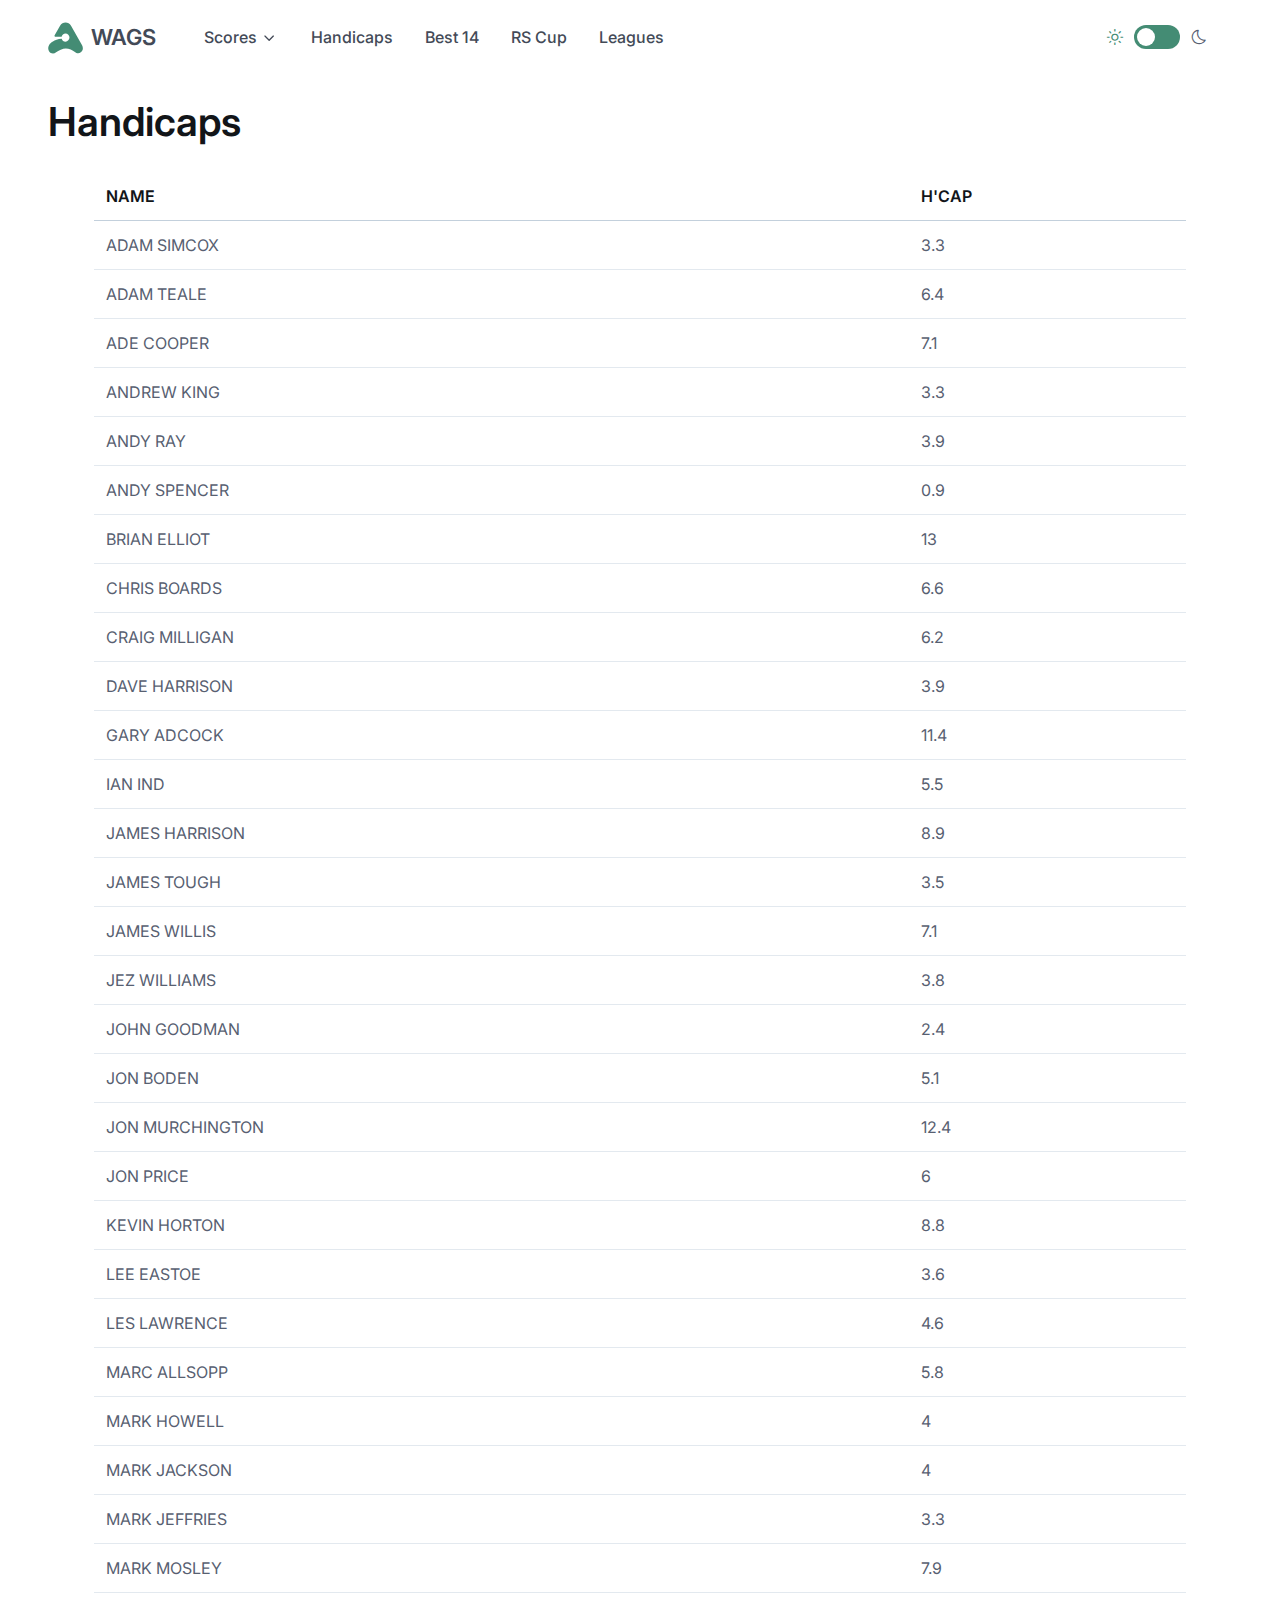
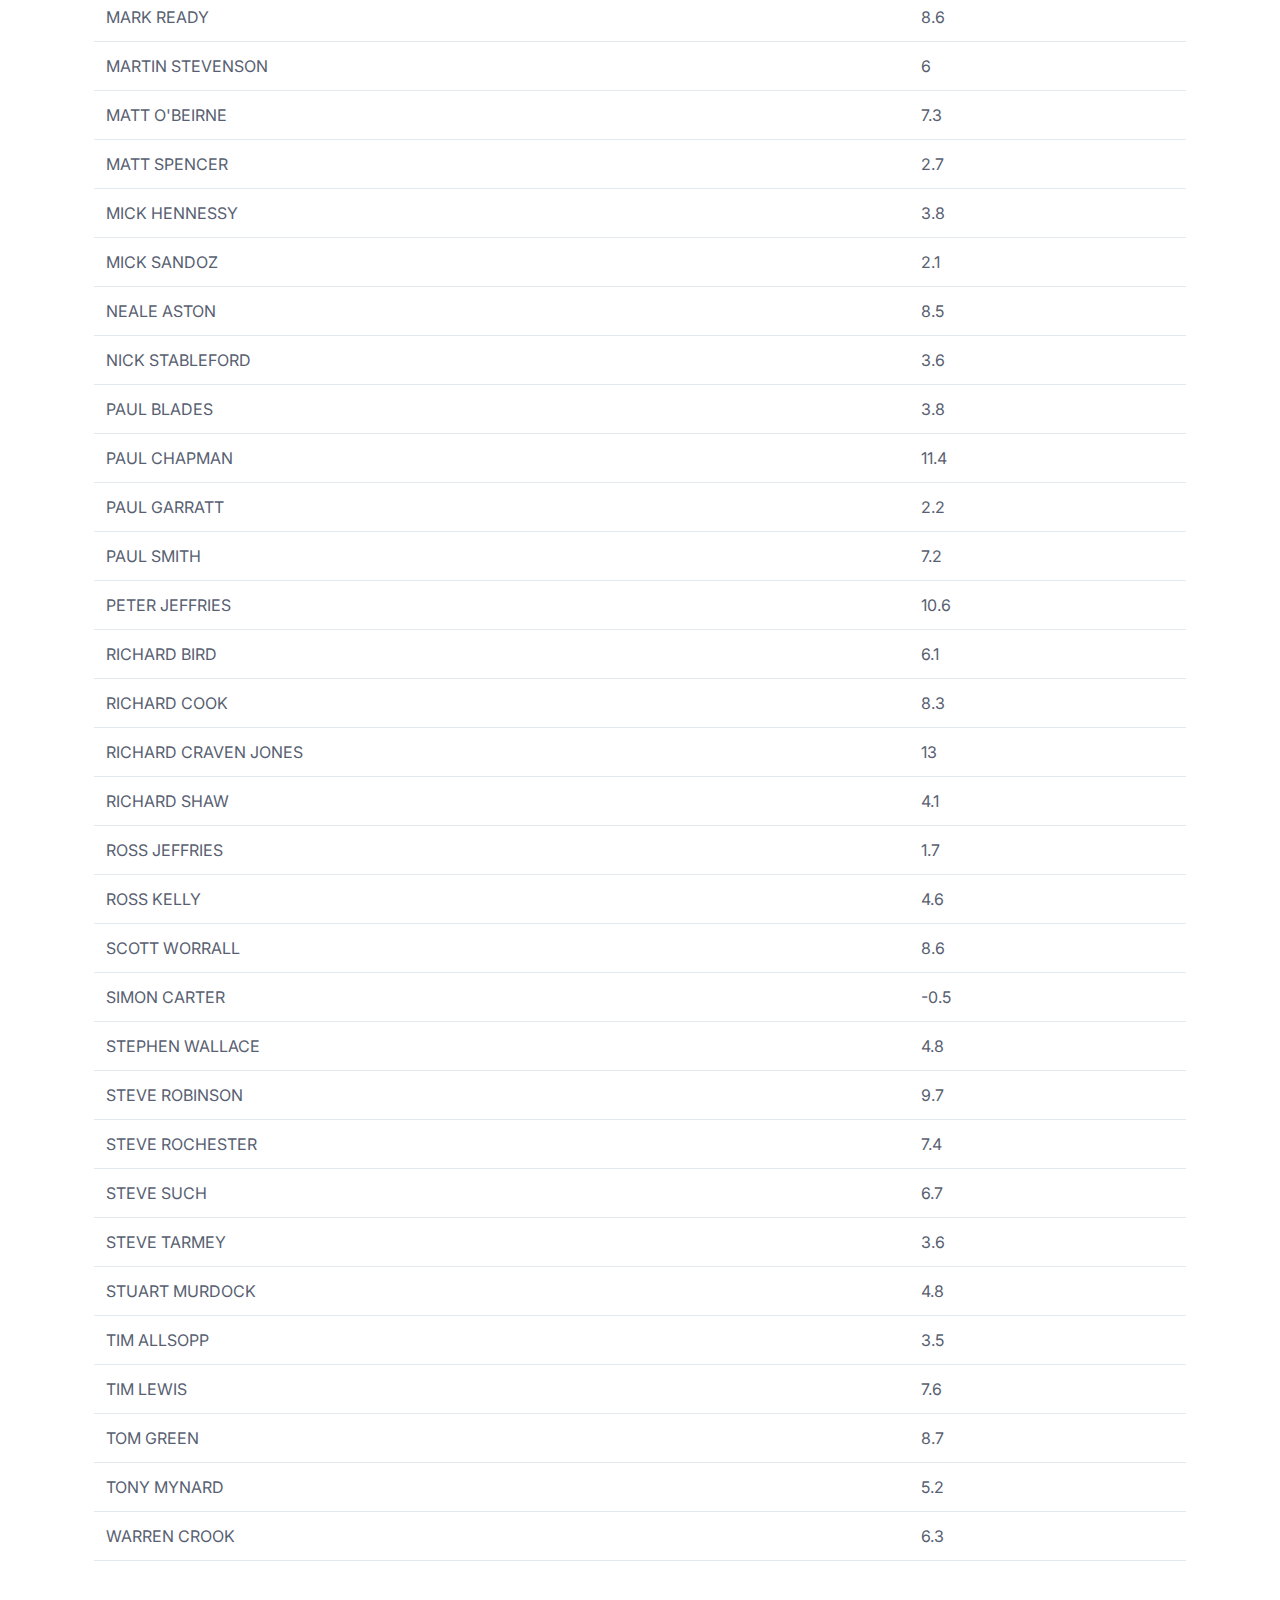
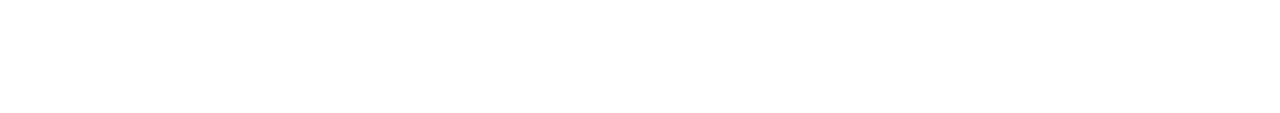
<file: index.html>
<!DOCTYPE html>
<html lang="en" data-bs-theme="light">
  <head>
<meta charset="utf-8">
	
 <!-- Viewport -->
    <meta name="viewport" content="width=device-width, initial-scale=1">
    
   
    <title>WAGS</title>
   

    <!-- Webmanifest + Favicon / App icons -->
    <link rel="manifest" href="manifest.json">
    <link rel="icon" type="image/png" href="app-icons/icon-32x32.png" sizes="32x32">
    <link rel="apple-touch-icon" href="app-icons/icon-180x180.png">
        
    <!-- Theme switcher (color modes) -->
    <script src="js/theme-switcher.js"></script>

    <!-- Import Google font (Inter) -->
    <link rel="preconnect" href="https://fonts.googleapis.com">
    <link rel="preconnect" href="https://fonts.gstatic.com">
    <link href="https://fonts.googleapis.com/css2?family=Inter:wght@400;500;600;700;800&amp;display=swap" rel="stylesheet" id="google-font">

    <!-- Font icons -->
    <link rel="stylesheet" href="icons/around-icons.min.css">

    <!-- Theme styles + Bootstrap -->
    <link rel="stylesheet" media="screen" href="css/theme.min.css">
    <link rel="stylesheet" media="screen" href="css/page.css">
    
    <style>
      .navbar {
        position: fixed;
        top: 0;
        width: 100%;
        transition: top 0.9s ease, opacity 0.3s ease; /* Smooth fade and slide */
        z-index: 1000; /* Ensure it stays above other elements */
      }
    
      .navbar.hidden {
        top: -100px; /* Move navbar out of view */
        opacity: 0; /* Make it invisible */
      }
    </style>
 

  

    <!-- Page loading scripts -->
    <script>
      (function () {
        window.onload = function () {
          const preloader = document.querySelector('.page-loading')
          preloader.classList.remove('active')
          setTimeout(function () {
            preloader.remove()
          }, 1500)
        }
      })()
    </script>

    <!-- Google Tag Manager -->
    <script>
      (function(w,d,s,l,i){w[l]=w[l]||[];w[l].push({'gtm.start':
      new Date().getTime(),event:'gtm.js'});var f=d.getElementsByTagName(s)[0],
      j=d.createElement(s),dl=l!='dataLayer'?'&l='+l:'';j.async=true;j.src=
      'https://www.googletagmanager.com/gtm.js?id='+i+dl;f.parentNode.insertBefore(j,f);
      })(window,document,'script','dataLayer','GTM-WKV3GT5');
    </script>
  </head>


  <!-- Body -->
  <body>




    <!-- Page loading spinner -->
    <div class="page-loading active">
      <div class="page-loading-inner">
        <div class="page-spinner"></div>
        <span>Loading...</span>
      </div>
    </div>


  

    <!-- Page wrapper -->
    <main class="page-wrapper">

      <!-- Navbar. Remove 'fixed-top' class to make the navigation bar scrollable with the page -->
      <header class="navbar navbar-expand-lg fixed-top bg-light">
        <div class="container">

          <!-- Navbar brand (Logo) -->
          <a class="navbar-brand pe-sm-3" href="index.html">
            <span class="text-primary flex-shrink-0 me-2">
              <svg width="35" height="32" viewBox="0 0 36 33" xmlns="http://www.w3.org/2000/svg">
                <path fill="currentColor" d="M35.6,29c-1.1,3.4-5.4,4.4-7.9,1.9c-2.3-2.2-6.1-3.7-9.4-3.7c-3.1,0-7.5,1.8-10,4.1c-2.2,2-5.8,1.5-7.3-1.1c-1-1.8-1.2-4.1,0-6.2l0.6-1.1l0,0c0.6-0.7,4.4-5.2,12.5-5.7c0.5,1.8,2,3.1,3.9,3.1c2.2,0,4.1-1.9,4.1-4.2s-1.8-4.2-4.1-4.2c-2,0-3.6,1.4-4,3.3H7.7c-0.8,0-1.3-0.9-0.9-1.6l5.6-9.8c2.5-4.5,8.8-4.5,11.3,0L35.1,24C36,25.7,36.1,27.5,35.6,29z"></path>
              </svg>





		    
            </span>
            WAGS
          </a>

          <!-- Theme switcher -->
          <div class="form-check form-switch mode-switch order-lg-2 me-3 me-lg-4 ms-auto" data-bs-toggle="mode">
            <input class="form-check-input" type="checkbox" id="theme-mode">
            <label class="form-check-label" for="theme-mode">
              <i class="ai-sun fs-lg"></i>
            </label>
            <label class="form-check-label" for="theme-mode">
              <i class="ai-moon fs-lg"></i>
            </label>
          </div>

      

          <!-- Mobile menu toggler (Hamburger) -->
          <button class="navbar-toggler ms-sm-3" type="button" data-bs-toggle="collapse" data-bs-target="#navbarNav" aria-label="Toggle navigation">
            <span class="navbar-toggler-icon"></span>
          </button>

          <!-- Navbar collapse (Main navigation) -->
          <nav class="collapse navbar-collapse" id="navbarNav">
            <ul class="navbar-nav navbar-nav-scroll me-auto" style="--ar-scroll-height: 520px;">
              <li class="nav-item dropdown">
                <a class="nav-link dropdown-toggle" href="#" data-bs-toggle="dropdown" aria-expanded="false">Scores</a>
                <div class="dropdown-menu overflow-hidden p-0">
                  <div class="d-lg-flex">
                    <div class="mega-dropdown-column pt-1 pt-lg-3 pb-lg-4">
                      <ul class="list-unstyled mb-0">
                        <li>
                          <a class="dropdown-item" href="index.html">Week 01</a>
                          <span class="mega-dropdown-column position-absolute top-0 end-0 h-100 bg-size-cover bg-repeat-0 rounded-3 rounded-start-0" style="background-image: url(img/megamenu/landings.jpg);"></span>
                        </li>
                        <li>
                          <a class="dropdown-item" href="index.html">Week 02</a>
                          <span class="mega-dropdown-column position-absolute top-0 end-0 h-100 bg-size-cover bg-repeat-0 z-2 opacity-0" style="background-image: url(img/megamenu/mobile-app.jpg);"></span>
                        </li>
                        <li>
                          <a class="dropdown-item" href="index.html">Week 03</a>
                          <span class="mega-dropdown-column position-absolute top-0 end-0 h-100 bg-size-cover bg-repeat-0 z-2 opacity-0" style="background-image: url(img/megamenu/product-landing.jpg);"></span>
                        </li>
                        <li>
                          <a class="dropdown-item" href="index.html">Week 04</a>
                          <span class="mega-dropdown-column position-absolute top-0 end-0 h-100 bg-size-cover bg-repeat-0 z-2 opacity-0" style="background-image: url(img/megamenu/saas-1.jpg);"></span>
                        </li>
                       
                      </ul>
                    </div>
                    <div class="mega-dropdown-column position-relative border-start z-3"></div>
                  </div>
                </div>
              </li>







              </li>
              <li class="nav-item">
                <a class="nav-link" href="index.html">Handicaps</a>
              </li>
              <li class="nav-item">
                <a class="nav-link" href="best14.html">Best 14</a>
              </li>
              <li class="nav-item">
                <a class="nav-link" href="index.html">RS Cup</a>
              </li>
              <li class="nav-item">
                <a class="nav-link" href="index.html">Leagues</a>
              </li>
            </ul>

          </nav>
        </div>
      </header>


      <!-- Page container -->
      <div class="container pt-5 pb-lg-5 pb-md-4 pb-2 my-5">



        
        <!-- Page title + filters -->
        <div class="row align-items-center gy-2 mb-4 pb-1 pb-sm-2 pb-lg-3">
          <div class="col-lg-5">
            <h1 class="mb-lg-0">Handicaps</h1>
          
        </div>


    </section><!-- <section> close ============================-->
    <!-- ============================================-->

    <!-- ============================================-->
    <!-- <section> begin ============================-->
    <section class="py-0 bg-light">
      <div class="container">


        <div class="table-responsive mt-3">
          <table class="table">
            <thead>

                  <tr>
                    <th scope="col">NAME</th>
                    <th scope="col">H'CAP</th>
                  </tr>
                </thead>
                <tbody>



                 <tr> <td>ADAM SIMCOX</td><td>3.3</td></tr>
 <tr> <td>ADAM TEALE</td><td>6.4</td></tr>
 <tr> <td>ADE COOPER</td><td>7.1</td></tr>
 <tr> <td>ANDREW KING</td><td>3.3</td></tr>
 <tr> <td>ANDY RAY</td><td>3.9</td></tr>
 <tr> <td>ANDY SPENCER</td><td>0.9</td></tr>
 <tr> <td>BRIAN ELLIOT</td><td>13</td></tr>
 <tr> <td>CHRIS BOARDS</td><td>6.6</td></tr>
 <tr> <td>CRAIG MILLIGAN</td><td>6.2</td></tr>
 <tr> <td>DAVE HARRISON</td><td>3.9</td></tr>
 <tr> <td>GARY ADCOCK</td><td>11.4</td></tr>
 <tr> <td>IAN IND</td><td>5.5</td></tr>
 <tr> <td>JAMES HARRISON</td><td>8.9</td></tr>
 <tr> <td>JAMES TOUGH</td><td>3.5</td></tr>
 <tr> <td>JAMES WILLIS</td><td>7.1</td></tr>
 <tr> <td>JEZ WILLIAMS</td><td>3.8</td></tr>
 <tr> <td>JOHN GOODMAN</td><td>2.4</td></tr>
 <tr> <td>JON BODEN</td><td>5.1</td></tr>
 <tr> <td>JON MURCHINGTON</td><td>12.4</td></tr>
 <tr> <td>JON PRICE</td><td>6</td></tr>
 <tr> <td>KEVIN HORTON</td><td>8.8</td></tr>
 <tr> <td>LEE EASTOE</td><td>3.6</td></tr>
 <tr> <td>LES LAWRENCE</td><td>4.6</td></tr>
 <tr> <td>MARC ALLSOPP</td><td>5.8</td></tr>
 <tr> <td>MARK HOWELL</td><td>4</td></tr>
 <tr> <td>MARK JACKSON</td><td>4</td></tr>
 <tr> <td>MARK JEFFRIES</td><td>3.3</td></tr>
 <tr> <td>MARK MOSLEY</td><td>7.9</td></tr>
 <tr> <td>MARK READY</td><td>8.6</td></tr>
 <tr> <td>MARTIN STEVENSON</td><td>6</td></tr>
 <tr> <td>MATT O'BEIRNE</td><td>7.3</td></tr>
 <tr> <td>MATT SPENCER</td><td>2.7</td></tr>
 <tr> <td>MICK HENNESSY</td><td>3.8</td></tr>
 <tr> <td>MICK SANDOZ</td><td>2.1</td></tr>
 <tr> <td>NEALE ASTON</td><td>8.5</td></tr>
 <tr> <td>NICK STABLEFORD</td><td>3.6</td></tr>
 <tr> <td>PAUL BLADES</td><td>3.8</td></tr>
 <tr> <td>PAUL CHAPMAN</td><td>11.4</td></tr>
 <tr> <td>PAUL GARRATT</td><td>2.2</td></tr>
 <tr> <td>PAUL SMITH</td><td>7.2</td></tr>
 <tr> <td>PETER JEFFRIES</td><td>10.6</td></tr>
 <tr> <td>RICHARD BIRD</td><td>6.1</td></tr>
 <tr> <td>RICHARD COOK</td><td>8.3</td></tr>
 <tr> <td>RICHARD CRAVEN JONES</td><td>13</td></tr>
 <tr> <td>RICHARD SHAW</td><td>4.1</td></tr>
 <tr> <td>ROSS JEFFRIES</td><td>1.7</td></tr>
 <tr> <td>ROSS KELLY</td><td>4.6</td></tr>
 <tr> <td>SCOTT WORRALL</td><td>8.6</td></tr>
 <tr> <td>SIMON CARTER</td><td>-0.5</td></tr>
 <tr> <td>STEPHEN WALLACE</td><td>4.8</td></tr>
 <tr> <td>STEVE ROBINSON</td><td>9.7</td></tr>
 <tr> <td>STEVE ROCHESTER</td><td>7.4</td></tr>
 <tr> <td>STEVE SUCH</td><td>6.7</td></tr>
 <tr> <td>STEVE TARMEY</td><td>3.6</td></tr>
 <tr> <td>STUART MURDOCK</td><td>4.8</td></tr>
 <tr> <td>TIM ALLSOPP</td><td>3.5</td></tr>
 <tr> <td>TIM LEWIS</td><td>7.6</td></tr>
 <tr> <td>TOM GREEN</td><td>8.7</td></tr>
 <tr> <td>TONY MYNARD</td><td>5.2</td></tr>
 <tr> <td>WARREN CROOK</td><td>6.3</td></tr>




            </tbody>
          </table>
        </div>



      </div>
      </div>
      </div><!-- end of .container-->
    </section>


       

    



    <!-- Back to top button -->
    <a class="btn-scroll-top" href="#top" data-scroll aria-label="Scroll back to top">
      <svg viewBox="0 0 40 40" fill="currentColor" xmlns="http://www.w3.org/2000/svg">
        <circle cx="20" cy="20" r="19" fill="none" stroke="currentColor" stroke-width="1.5" stroke-miterlimit="10"></circle>
      </svg>
      <i class="ai-arrow-up"></i>
    </a>


    <!-- Bootstrap + Theme scripts -->
    <script src="js/theme.min.js"></script>


    <script>
      let lastScrollTop = 0;
      const navbar = document.querySelector('.navbar');
    
      window.addEventListener('scroll', () => {
        const scrollTop = window.pageYOffset || document.documentElement.scrollTop;
    
        if (scrollTop > lastScrollTop) {
          // Scrolling down
          navbar.classList.add('hidden');
        } else {
          // Scrolling up
          navbar.classList.remove('hidden');
        }
    
        lastScrollTop = scrollTop <= 0 ? 0 : scrollTop; // For mobile or negative scrolling
      });
    </script>


  </body>
</html>
</file>
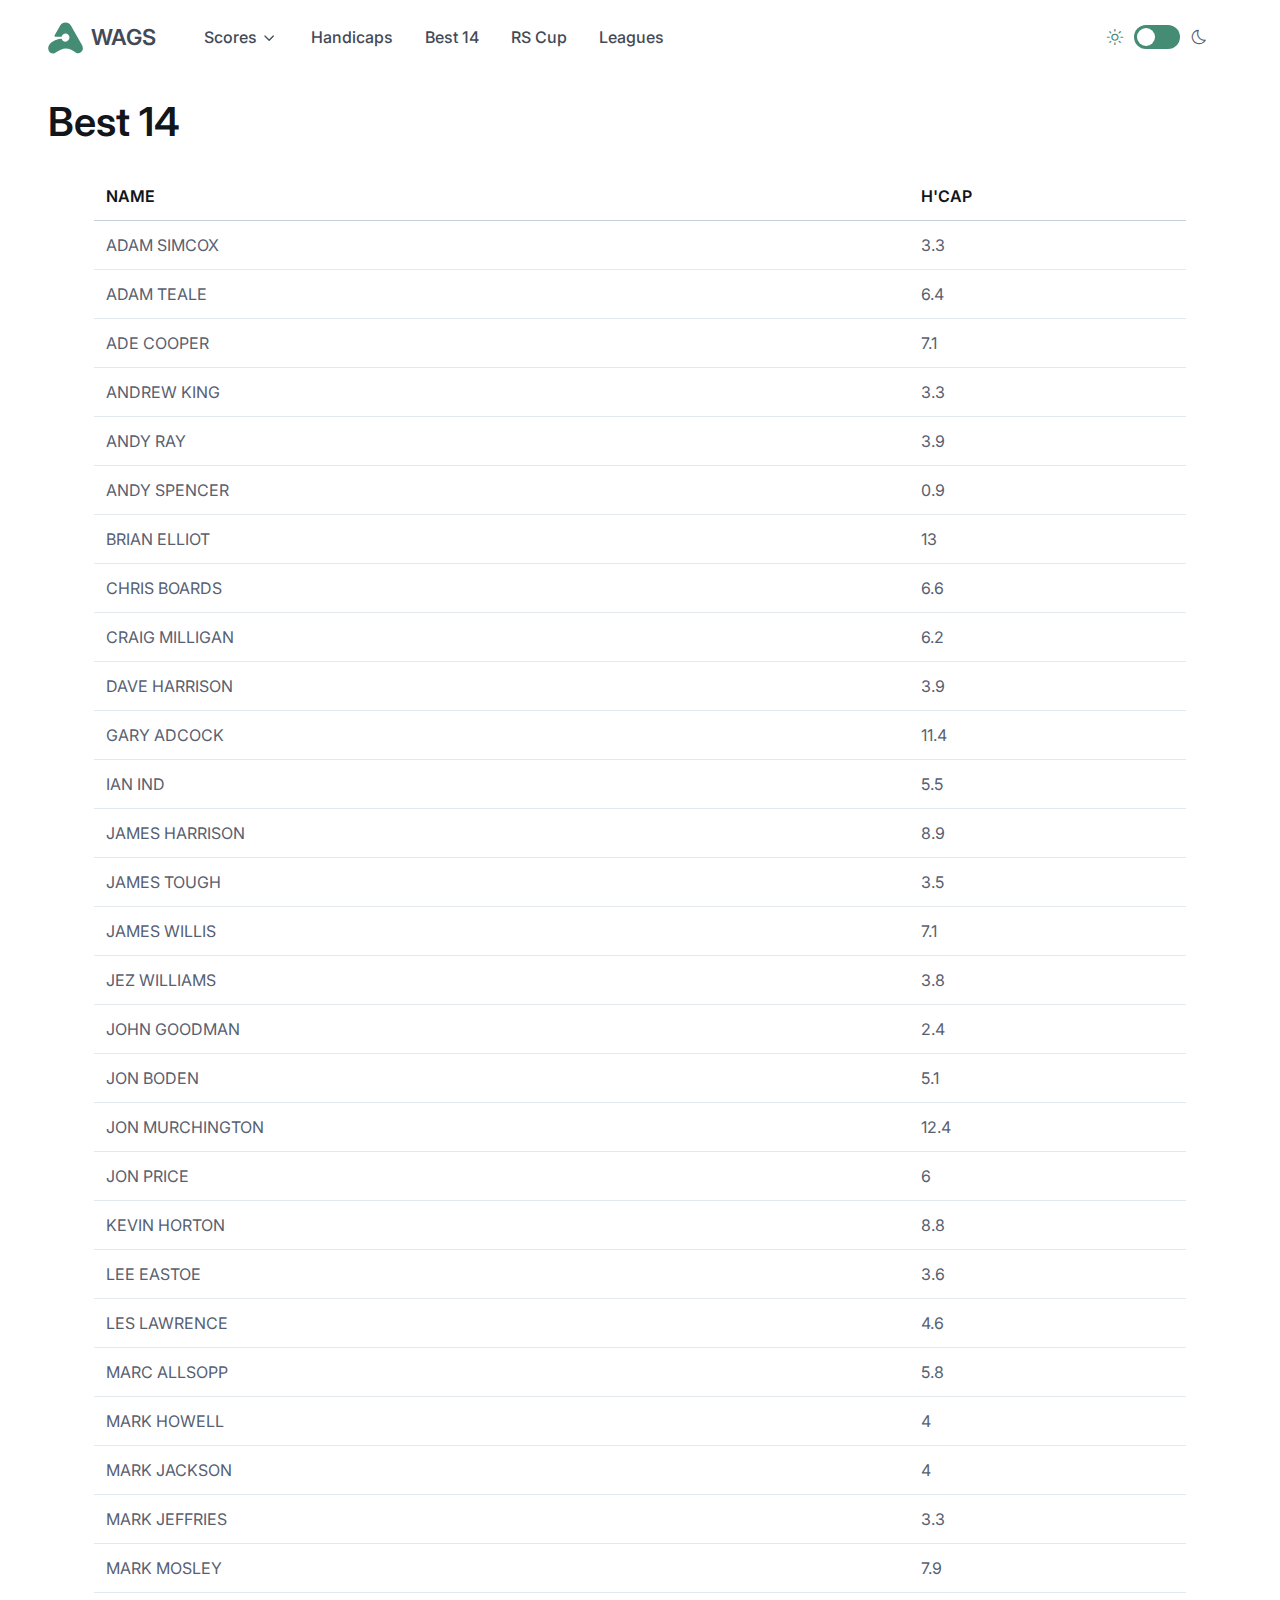
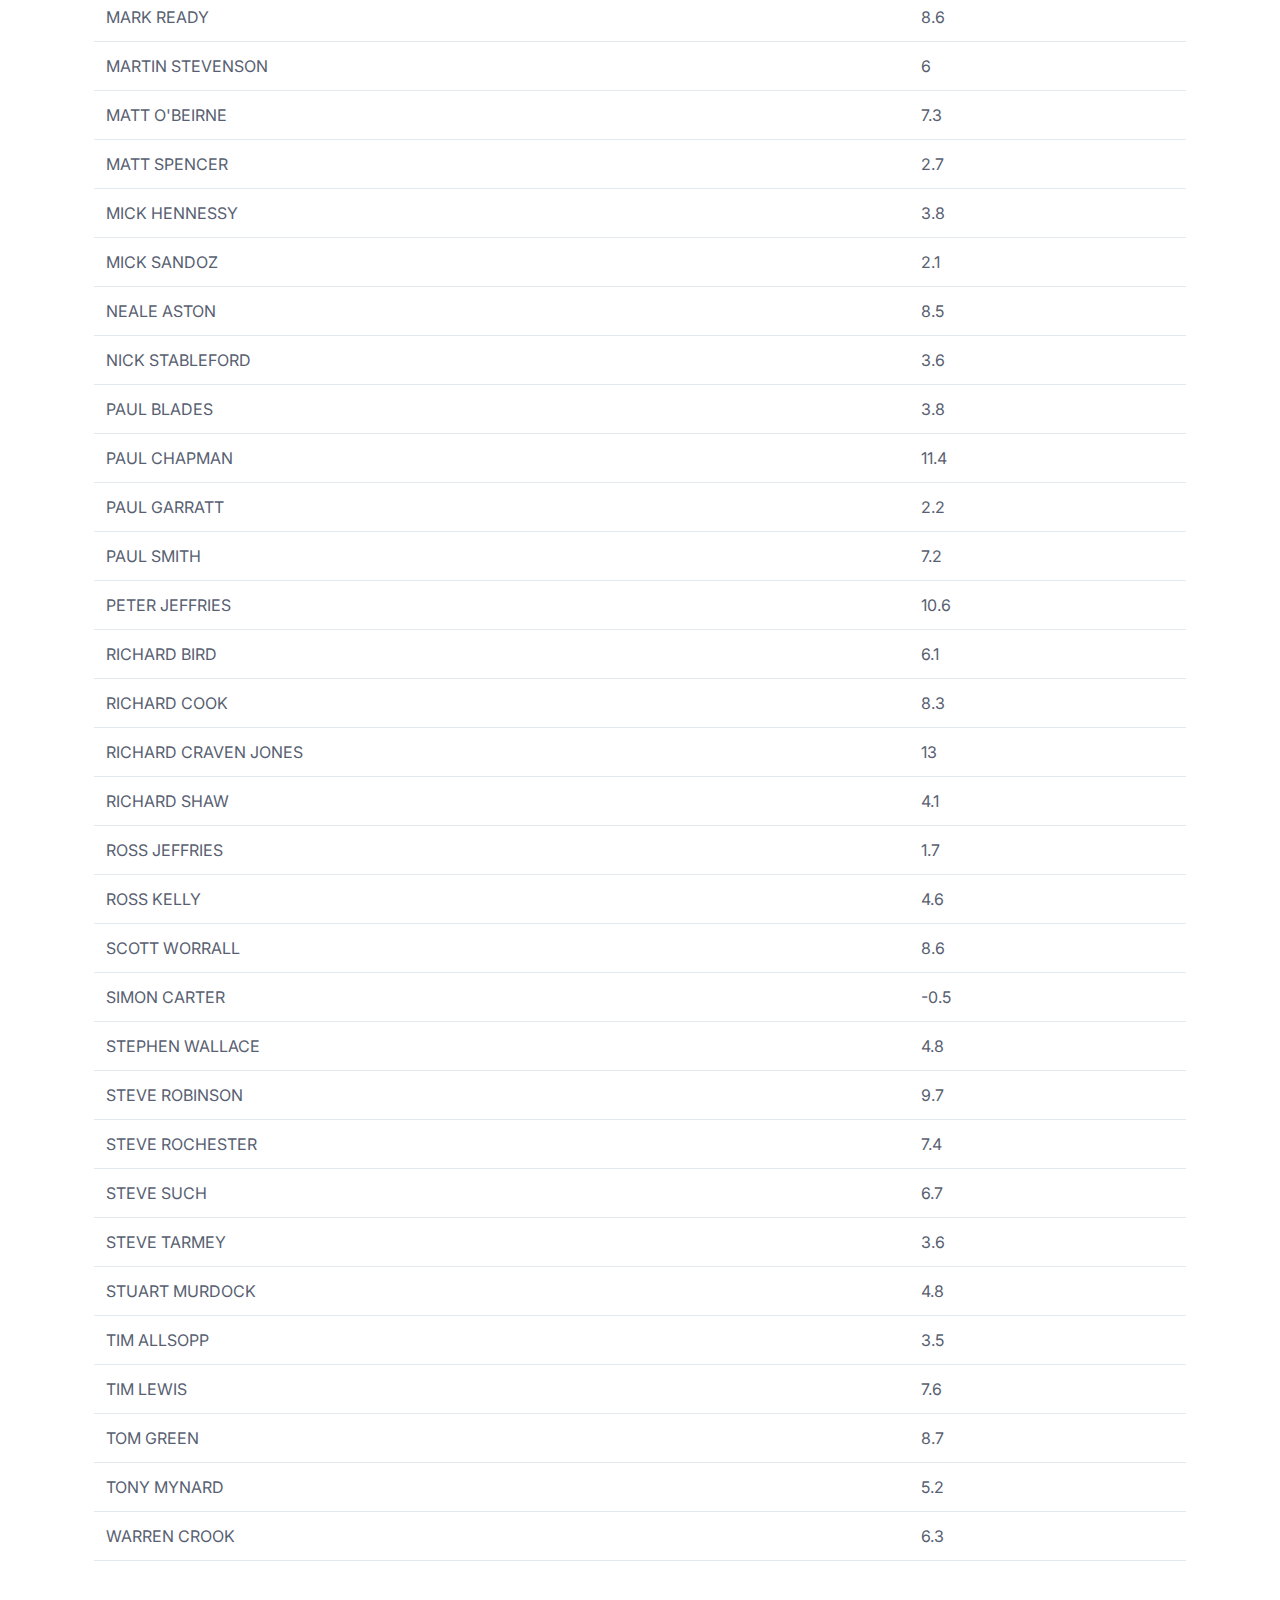
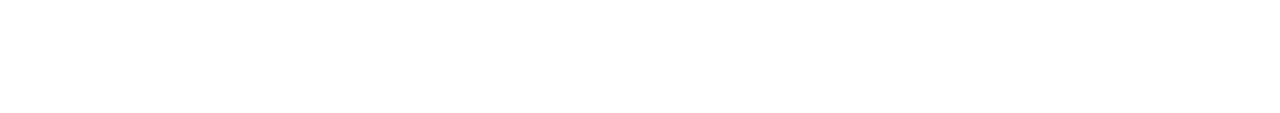
<file: best14.html>
<!DOCTYPE html>
<html lang="en" data-bs-theme="light">
  <head>
<meta charset="utf-8">
	
 <!-- Viewport -->
    <meta name="viewport" content="width=device-width, initial-scale=1">
    
   
    <title>WAGS</title>
   

    <!-- Webmanifest + Favicon / App icons -->
    <link rel="manifest" href="manifest.json">
    <link rel="icon" type="image/png" href="app-icons/icon-32x32.png" sizes="32x32">
    <link rel="apple-touch-icon" href="app-icons/icon-180x180.png">
        
    <!-- Theme switcher (color modes) -->
    <script src="js/theme-switcher.js"></script>

    <!-- Import Google font (Inter) -->
    <link rel="preconnect" href="https://fonts.googleapis.com">
    <link rel="preconnect" href="https://fonts.gstatic.com">
    <link href="https://fonts.googleapis.com/css2?family=Inter:wght@400;500;600;700;800&amp;display=swap" rel="stylesheet" id="google-font">

    <!-- Font icons -->
    <link rel="stylesheet" href="icons/around-icons.min.css">

    <!-- Theme styles + Bootstrap -->
    <link rel="stylesheet" media="screen" href="css/theme.min.css">
    <link rel="stylesheet" media="screen" href="css/page.css">

 

  

    <!-- Page loading scripts -->
    <script>
      (function () {
        window.onload = function () {
          const preloader = document.querySelector('.page-loading')
          preloader.classList.remove('active')
          setTimeout(function () {
            preloader.remove()
          }, 1500)
        }
      })()
    </script>

    <!-- Google Tag Manager -->
    <script>
      (function(w,d,s,l,i){w[l]=w[l]||[];w[l].push({'gtm.start':
      new Date().getTime(),event:'gtm.js'});var f=d.getElementsByTagName(s)[0],
      j=d.createElement(s),dl=l!='dataLayer'?'&l='+l:'';j.async=true;j.src=
      'https://www.googletagmanager.com/gtm.js?id='+i+dl;f.parentNode.insertBefore(j,f);
      })(window,document,'script','dataLayer','GTM-WKV3GT5');
    </script>
  </head>


  <!-- Body -->
  <body>




    <!-- Page loading spinner -->
    <div class="page-loading active">
      <div class="page-loading-inner">
        <div class="page-spinner"></div>
        <span>Loading...</span>
      </div>
    </div>


  

    <!-- Page wrapper -->
    <main class="page-wrapper">

      <!-- Navbar. Remove 'fixed-top' class to make the navigation bar scrollable with the page -->
      <header class="navbar navbar-expand-lg fixed-top bg-light">
        <div class="container">

          <!-- Navbar brand (Logo) -->
          <a class="navbar-brand pe-sm-3" href="index.html">
            <span class="text-primary flex-shrink-0 me-2">
              <svg width="35" height="32" viewBox="0 0 36 33" xmlns="http://www.w3.org/2000/svg">
                <path fill="currentColor" d="M35.6,29c-1.1,3.4-5.4,4.4-7.9,1.9c-2.3-2.2-6.1-3.7-9.4-3.7c-3.1,0-7.5,1.8-10,4.1c-2.2,2-5.8,1.5-7.3-1.1c-1-1.8-1.2-4.1,0-6.2l0.6-1.1l0,0c0.6-0.7,4.4-5.2,12.5-5.7c0.5,1.8,2,3.1,3.9,3.1c2.2,0,4.1-1.9,4.1-4.2s-1.8-4.2-4.1-4.2c-2,0-3.6,1.4-4,3.3H7.7c-0.8,0-1.3-0.9-0.9-1.6l5.6-9.8c2.5-4.5,8.8-4.5,11.3,0L35.1,24C36,25.7,36.1,27.5,35.6,29z"></path>
              </svg>





		    
            </span>
            WAGS
          </a>

          <!-- Theme switcher -->
          <div class="form-check form-switch mode-switch order-lg-2 me-3 me-lg-4 ms-auto" data-bs-toggle="mode">
            <input class="form-check-input" type="checkbox" id="theme-mode">
            <label class="form-check-label" for="theme-mode">
              <i class="ai-sun fs-lg"></i>
            </label>
            <label class="form-check-label" for="theme-mode">
              <i class="ai-moon fs-lg"></i>
            </label>
          </div>

      

          <!-- Mobile menu toggler (Hamburger) -->
          <button class="navbar-toggler ms-sm-3" type="button" data-bs-toggle="collapse" data-bs-target="#navbarNav" aria-label="Toggle navigation">
            <span class="navbar-toggler-icon"></span>
          </button>

          <!-- Navbar collapse (Main navigation) -->
          <nav class="collapse navbar-collapse" id="navbarNav">
            <ul class="navbar-nav navbar-nav-scroll me-auto" style="--ar-scroll-height: 520px;">
              <li class="nav-item dropdown">
                <a class="nav-link dropdown-toggle" href="#" data-bs-toggle="dropdown" aria-expanded="false">Scores</a>
                <div class="dropdown-menu overflow-hidden p-0">
                  <div class="d-lg-flex">
                    <div class="mega-dropdown-column pt-1 pt-lg-3 pb-lg-4">
                      <ul class="list-unstyled mb-0">
                        <li>
                          <a class="dropdown-item" href="index.html">Week 01</a>
                          <span class="mega-dropdown-column position-absolute top-0 end-0 h-100 bg-size-cover bg-repeat-0 rounded-3 rounded-start-0" style="background-image: url(img/megamenu/landings.jpg);"></span>
                        </li>
                        <li>
                          <a class="dropdown-item" href="index.html">Week 02</a>
                          <span class="mega-dropdown-column position-absolute top-0 end-0 h-100 bg-size-cover bg-repeat-0 z-2 opacity-0" style="background-image: url(img/megamenu/mobile-app.jpg);"></span>
                        </li>
                        <li>
                          <a class="dropdown-item" href="index.html">Week 03</a>
                          <span class="mega-dropdown-column position-absolute top-0 end-0 h-100 bg-size-cover bg-repeat-0 z-2 opacity-0" style="background-image: url(img/megamenu/product-landing.jpg);"></span>
                        </li>
                        <li>
                          <a class="dropdown-item" href="index.html">Week 04</a>
                          <span class="mega-dropdown-column position-absolute top-0 end-0 h-100 bg-size-cover bg-repeat-0 z-2 opacity-0" style="background-image: url(img/megamenu/saas-1.jpg);"></span>
                        </li>
                       
                      </ul>
                    </div>
                    <div class="mega-dropdown-column position-relative border-start z-3"></div>
                  </div>
                </div>
              </li>







              </li>
              <li class="nav-item">
                <a class="nav-link" href="index.html">Handicaps</a>
              </li>
              <li class="nav-item">
                <a class="nav-link" href="index.html">Best 14</a>
              </li>
              <li class="nav-item">
                <a class="nav-link" href="index.html">RS Cup</a>
              </li>
              <li class="nav-item">
                <a class="nav-link" href="index.html">Leagues</a>
              </li>
            </ul>

          </nav>
        </div>
      </header>


      <!-- Page container -->
      <div class="container pt-5 pb-lg-5 pb-md-4 pb-2 my-5">

	        <!-- Page title + filters -->
        <div class="row align-items-center gy-2 mb-4 pb-1 pb-sm-2 pb-lg-3">
          <div class="col-lg-5">
            <h1 class="mb-lg-0">Best 14</h1>
          
        </div>


    </section><!-- <section> close ============================-->

<!-- table begin ============================-->
<section class="py-0 bg-light">
<div class="container">
<div class="table-responsive mt-3">
<table class="table">
<thead>
<tr>
<th scope="col">NAME</th>
<th scope="col">H'CAP</th>
</tr>
</thead>
<tbody>

 <tr> <td>ADAM SIMCOX</td><td>3.3</td></tr>
 <tr> <td>ADAM TEALE</td><td>6.4</td></tr>
 <tr> <td>ADE COOPER</td><td>7.1</td></tr>
 <tr> <td>ANDREW KING</td><td>3.3</td></tr>
 <tr> <td>ANDY RAY</td><td>3.9</td></tr>
 <tr> <td>ANDY SPENCER</td><td>0.9</td></tr>
 <tr> <td>BRIAN ELLIOT</td><td>13</td></tr>
 <tr> <td>CHRIS BOARDS</td><td>6.6</td></tr>
 <tr> <td>CRAIG MILLIGAN</td><td>6.2</td></tr>
 <tr> <td>DAVE HARRISON</td><td>3.9</td></tr>
 <tr> <td>GARY ADCOCK</td><td>11.4</td></tr>
 <tr> <td>IAN IND</td><td>5.5</td></tr>
 <tr> <td>JAMES HARRISON</td><td>8.9</td></tr>
 <tr> <td>JAMES TOUGH</td><td>3.5</td></tr>
 <tr> <td>JAMES WILLIS</td><td>7.1</td></tr>
 <tr> <td>JEZ WILLIAMS</td><td>3.8</td></tr>
 <tr> <td>JOHN GOODMAN</td><td>2.4</td></tr>
 <tr> <td>JON BODEN</td><td>5.1</td></tr>
 <tr> <td>JON MURCHINGTON</td><td>12.4</td></tr>
 <tr> <td>JON PRICE</td><td>6</td></tr>
 <tr> <td>KEVIN HORTON</td><td>8.8</td></tr>
 <tr> <td>LEE EASTOE</td><td>3.6</td></tr>
 <tr> <td>LES LAWRENCE</td><td>4.6</td></tr>
 <tr> <td>MARC ALLSOPP</td><td>5.8</td></tr>
 <tr> <td>MARK HOWELL</td><td>4</td></tr>
 <tr> <td>MARK JACKSON</td><td>4</td></tr>
 <tr> <td>MARK JEFFRIES</td><td>3.3</td></tr>
 <tr> <td>MARK MOSLEY</td><td>7.9</td></tr>
 <tr> <td>MARK READY</td><td>8.6</td></tr>
 <tr> <td>MARTIN STEVENSON</td><td>6</td></tr>
 <tr> <td>MATT O'BEIRNE</td><td>7.3</td></tr>
 <tr> <td>MATT SPENCER</td><td>2.7</td></tr>
 <tr> <td>MICK HENNESSY</td><td>3.8</td></tr>
 <tr> <td>MICK SANDOZ</td><td>2.1</td></tr>
 <tr> <td>NEALE ASTON</td><td>8.5</td></tr>
 <tr> <td>NICK STABLEFORD</td><td>3.6</td></tr>
 <tr> <td>PAUL BLADES</td><td>3.8</td></tr>
 <tr> <td>PAUL CHAPMAN</td><td>11.4</td></tr>
 <tr> <td>PAUL GARRATT</td><td>2.2</td></tr>
 <tr> <td>PAUL SMITH</td><td>7.2</td></tr>
 <tr> <td>PETER JEFFRIES</td><td>10.6</td></tr>
 <tr> <td>RICHARD BIRD</td><td>6.1</td></tr>
 <tr> <td>RICHARD COOK</td><td>8.3</td></tr>
 <tr> <td>RICHARD CRAVEN JONES</td><td>13</td></tr>
 <tr> <td>RICHARD SHAW</td><td>4.1</td></tr>
 <tr> <td>ROSS JEFFRIES</td><td>1.7</td></tr>
 <tr> <td>ROSS KELLY</td><td>4.6</td></tr>
 <tr> <td>SCOTT WORRALL</td><td>8.6</td></tr>
 <tr> <td>SIMON CARTER</td><td>-0.5</td></tr>
 <tr> <td>STEPHEN WALLACE</td><td>4.8</td></tr>
 <tr> <td>STEVE ROBINSON</td><td>9.7</td></tr>
 <tr> <td>STEVE ROCHESTER</td><td>7.4</td></tr>
 <tr> <td>STEVE SUCH</td><td>6.7</td></tr>
 <tr> <td>STEVE TARMEY</td><td>3.6</td></tr>
 <tr> <td>STUART MURDOCK</td><td>4.8</td></tr>
 <tr> <td>TIM ALLSOPP</td><td>3.5</td></tr>
 <tr> <td>TIM LEWIS</td><td>7.6</td></tr>
 <tr> <td>TOM GREEN</td><td>8.7</td></tr>
 <tr> <td>TONY MYNARD</td><td>5.2</td></tr>
 <tr> <td>WARREN CROOK</td><td>6.3</td></tr>




            </tbody>
          </table>
        </div>



      </div>
      </div>
      </div><!-- end of .container-->
    </section>


       

    



    <!-- Back to top button -->
    <a class="btn-scroll-top" href="#top" data-scroll aria-label="Scroll back to top">
      <svg viewBox="0 0 40 40" fill="currentColor" xmlns="http://www.w3.org/2000/svg">
        <circle cx="20" cy="20" r="19" fill="none" stroke="currentColor" stroke-width="1.5" stroke-miterlimit="10"></circle>
      </svg>
      <i class="ai-arrow-up"></i>
    </a>


    <!-- Bootstrap + Theme scripts -->
    <script src="js/theme.min.js"></script>


  </body>
</html>
</file>
<file: css/page.css>
<!-- Page loading styles -->
<style>.page-loading {
    position: fixed;
    top: 0;
    right: 0;
    bottom: 0;
    left: 0;
    width: 100%;
    height: 100%;
    -webkit-transition: all .4s .2s ease-in-out;
    transition: all .4s .2s ease-in-out;
    background-color: #fff;
    opacity: 0;
    visibility: hidden;
    z-index: 9999;
  }
  [data-bs-theme="dark"] .page-loading {
    background-color: #121519;
  }
  .page-loading.active {
    opacity: 1;
    visibility: visible;
  }
  .page-loading-inner {
    position: absolute;
    top: 50%;
    left: 0;
    width: 100%;
    text-align: center;
    -webkit-transform: translateY(-50%);
    transform: translateY(-50%);
    -webkit-transition: opacity .2s ease-in-out;
    transition: opacity .2s ease-in-out;
    opacity: 0;
  }
  .page-loading.active > .page-loading-inner {
    opacity: 1;
  }
  .page-loading-inner > span {
    display: block;
    font-family: "Inter", sans-serif;
    font-size: 1rem;
    font-weight: normal;
    color: #6f788b;
  }
  [data-bs-theme="dark"] .page-loading-inner > span {
    color: #fff;
    opacity: .6;
  }
  .page-spinner {
    display: inline-block;
    width: 2.75rem;
    height: 2.75rem;
    margin-bottom: .75rem;
    vertical-align: text-bottom;
    background-color: #d7dde2; 
    border-radius: 50%;
    opacity: 0;
    -webkit-animation: spinner .75s linear infinite;
    animation: spinner .75s linear infinite;
  }
  [data-bs-theme="dark"] .page-spinner {
    background-color: rgba(255,255,255,.25);
  }
  @-webkit-keyframes spinner {
    0% {
      -webkit-transform: scale(0);
      transform: scale(0);
    }
    50% {
      opacity: 1;
      -webkit-transform: none;
      transform: none;
    }
  }
  @keyframes spinner {
    0% {
      -webkit-transform: scale(0);
      transform: scale(0);
    }
    50% {
      opacity: 1;
      -webkit-transform: none;
      transform: none;
    }
  }
</style>
</file>
<file: icons/around-icons.min.css>
@font-face{font-family:around-icons;src:url(around-icons.woff2.woff2) format("woff2")}[class*=" ai-"]:before,[class^=ai-]:before{-webkit-font-smoothing:antialiased;-moz-osx-font-smoothing:grayscale;font-family:around-icons!important;font-style:normal;font-variant:normal;font-weight:400!important;line-height:1;text-transform:none}.ai-activity:before{content:"\f101"}.ai-airbnb:before{content:"\f102"}.ai-align-center:before{content:"\f103"}.ai-align-justify:before{content:"\f104"}.ai-align-left:before{content:"\f105"}.ai-align-right:before{content:"\f106"}.ai-anchor:before{content:"\f107"}.ai-apple:before{content:"\f108"}.ai-archive:before{content:"\f109"}.ai-arrow-down-left:before{content:"\f10a"}.ai-arrow-down-right:before{content:"\f10b"}.ai-arrow-down:before{content:"\f10c"}.ai-arrow-left:before{content:"\f10d"}.ai-arrow-right:before{content:"\f10e"}.ai-arrow-up-left:before{content:"\f10f"}.ai-arrow-up-right:before{content:"\f110"}.ai-arrow-up:before{content:"\f111"}.ai-at:before{content:"\f112"}.ai-award:before{content:"\f113"}.ai-bar-chart-1:before{content:"\f114"}.ai-bar-chart-2:before{content:"\f115"}.ai-bar-chart-3:before{content:"\f116"}.ai-battery-1:before{content:"\f117"}.ai-battery-2:before{content:"\f118"}.ai-battery-3:before{content:"\f119"}.ai-battery-charge:before{content:"\f11a"}.ai-battery:before{content:"\f11b"}.ai-behance:before{content:"\f11c"}.ai-bell-minus:before{content:"\f11d"}.ai-bell-off:before{content:"\f11e"}.ai-bell-plus:before{content:"\f11f"}.ai-bell:before{content:"\f120"}.ai-blogger:before{content:"\f121"}.ai-bluetooth:before{content:"\f122"}.ai-body:before{content:"\f123"}.ai-book:before{content:"\f124"}.ai-bookmark-minus:before{content:"\f125"}.ai-bookmark-plus:before{content:"\f126"}.ai-bookmark:before{content:"\f127"}.ai-box:before{content:"\f128"}.ai-briefcase-plus:before{content:"\f129"}.ai-briefcase:before{content:"\f12a"}.ai-bulb-alt:before{content:"\f12b"}.ai-bulb:before{content:"\f12c"}.ai-cafe:before{content:"\f12d"}.ai-calendar-check:before{content:"\f12e"}.ai-calendar-minus:before{content:"\f12f"}.ai-calendar-plus:before{content:"\f130"}.ai-calendar-x:before{content:"\f131"}.ai-calendar:before{content:"\f132"}.ai-camera-off:before{content:"\f133"}.ai-camera:before{content:"\f134"}.ai-canteen:before{content:"\f135"}.ai-capsule:before{content:"\f136"}.ai-card:before{content:"\f137"}.ai-cart:before{content:"\f138"}.ai-cast:before{content:"\f139"}.ai-chart:before{content:"\f13a"}.ai-chat:before{content:"\f13b"}.ai-check-alt:before{content:"\f13c"}.ai-check:before{content:"\f13d"}.ai-checks:before{content:"\f13e"}.ai-chevron-down:before{content:"\f13f"}.ai-chevron-left:before{content:"\f140"}.ai-chevron-right:before{content:"\f141"}.ai-chevron-up:before{content:"\f142"}.ai-chevrons-down:before{content:"\f143"}.ai-chevrons-left:before{content:"\f144"}.ai-chevrons-right:before{content:"\f145"}.ai-chevrons-up:before{content:"\f146"}.ai-chip:before{content:"\f147"}.ai-circle-alert:before{content:"\f148"}.ai-circle-arrow-down:before{content:"\f149"}.ai-circle-arrow-left:before{content:"\f14a"}.ai-circle-arrow-right:before{content:"\f14b"}.ai-circle-arrow-up:before{content:"\f14c"}.ai-circle-check-filled:before{content:"\f14d"}.ai-circle-check:before{content:"\f14e"}.ai-circle-help:before{content:"\f14f"}.ai-circle-info:before{content:"\f150"}.ai-circle-minus:before{content:"\f151"}.ai-circle-plus:before{content:"\f152"}.ai-circle-slash:before{content:"\f153"}.ai-circle-x:before{content:"\f154"}.ai-clipboard:before{content:"\f155"}.ai-clock:before{content:"\f156"}.ai-cloud-download:before{content:"\f157"}.ai-cloud-drizzle:before{content:"\f158"}.ai-cloud-lightning:before{content:"\f159"}.ai-cloud-rain:before{content:"\f15a"}.ai-cloud-snow:before{content:"\f15b"}.ai-cloud-upload:before{content:"\f15c"}.ai-cloud:before{content:"\f15d"}.ai-code-curly:before{content:"\f15e"}.ai-code:before{content:"\f15f"}.ai-codepen:before{content:"\f160"}.ai-collapse:before{content:"\f161"}.ai-command:before{content:"\f162"}.ai-compass:before{content:"\f163"}.ai-copy:before{content:"\f164"}.ai-crop:before{content:"\f165"}.ai-cross-alt:before{content:"\f166"}.ai-cross:before{content:"\f167"}.ai-crosshair:before{content:"\f168"}.ai-cup-hot:before{content:"\f169"}.ai-cup:before{content:"\f16a"}.ai-dashboard:before{content:"\f16b"}.ai-database:before{content:"\f16c"}.ai-delete:before{content:"\f16d"}.ai-disc:before{content:"\f16e"}.ai-discord:before{content:"\f16f"}.ai-discount:before{content:"\f170"}.ai-dislike:before{content:"\f171"}.ai-disqus:before{content:"\f172"}.ai-dollar:before{content:"\f173"}.ai-dots-horizontal:before{content:"\f174"}.ai-dots-vertical:before{content:"\f175"}.ai-dots:before{content:"\f176"}.ai-download:before{content:"\f177"}.ai-drawer:before{content:"\f178"}.ai-dribbble:before{content:"\f179"}.ai-drop:before{content:"\f17a"}.ai-dropbox:before{content:"\f17b"}.ai-droplet:before{content:"\f17c"}.ai-edit-alt:before{content:"\f17d"}.ai-edit:before{content:"\f17e"}.ai-emoji-happy:before{content:"\f17f"}.ai-emoji-meh:before{content:"\f180"}.ai-emoji-sad:before{content:"\f181"}.ai-emoji-smile:before{content:"\f182"}.ai-emoji-surprise:before{content:"\f183"}.ai-evernote:before{content:"\f184"}.ai-expand:before{content:"\f185"}.ai-external-link:before{content:"\f186"}.ai-facebook:before{content:"\f187"}.ai-fast-forward:before{content:"\f188"}.ai-file-minus:before{content:"\f189"}.ai-file-plus:before{content:"\f18a"}.ai-file-text:before{content:"\f18b"}.ai-file:before{content:"\f18c"}.ai-filter:before{content:"\f18d"}.ai-flag:before{content:"\f18e"}.ai-flickr:before{content:"\f18f"}.ai-flower:before{content:"\f190"}.ai-folder-minus:before{content:"\f191"}.ai-folder-plus:before{content:"\f192"}.ai-folder:before{content:"\f193"}.ai-foursquare:before{content:"\f194"}.ai-fruit:before{content:"\f195"}.ai-gift:before{content:"\f196"}.ai-github:before{content:"\f197"}.ai-globe:before{content:"\f198"}.ai-google-drive:before{content:"\f199"}.ai-google-play:before{content:"\f19a"}.ai-google:before{content:"\f19b"}.ai-grid:before{content:"\f19c"}.ai-hangouts:before{content:"\f19d"}.ai-hard-drive:before{content:"\f19e"}.ai-hashtag:before{content:"\f19f"}.ai-headphone:before{content:"\f1a0"}.ai-heart-alt:before{content:"\f1a1"}.ai-heart-filled:before{content:"\f1a2"}.ai-heart:before{content:"\f1a3"}.ai-help:before{content:"\f1a4"}.ai-hide:before{content:"\f1a5"}.ai-home:before{content:"\f1a6"}.ai-horizontal-align-center:before{content:"\f1a7"}.ai-horizontal-align-left:before{content:"\f1a8"}.ai-horizontal-align-right:before{content:"\f1a9"}.ai-image:before{content:"\f1aa"}.ai-inbox:before{content:"\f1ab"}.ai-instagram:before{content:"\f1ac"}.ai-joystick:before{content:"\f1ad"}.ai-key:before{content:"\f1ae"}.ai-kickstarter:before{content:"\f1af"}.ai-layer:before{content:"\f1b0"}.ai-layout-column:before{content:"\f1b1"}.ai-layout-grid:before{content:"\f1b2"}.ai-layout-row:before{content:"\f1b3"}.ai-layout-side:before{content:"\f1b4"}.ai-like:before{content:"\f1b5"}.ai-link:before{content:"\f1b6"}.ai-linkedin:before{content:"\f1b7"}.ai-list:before{content:"\f1b8"}.ai-lock-closed:before{content:"\f1b9"}.ai-lock-open:before{content:"\f1ba"}.ai-login:before{content:"\f1bb"}.ai-logout:before{content:"\f1bc"}.ai-mail-filled:before{content:"\f1bd"}.ai-mail:before{content:"\f1be"}.ai-map-pin:before{content:"\f1bf"}.ai-map:before{content:"\f1c0"}.ai-maximize:before{content:"\f1c1"}.ai-medium:before{content:"\f1c2"}.ai-menu:before{content:"\f1c3"}.ai-message-minus:before{content:"\f1c4"}.ai-message-plus:before{content:"\f1c5"}.ai-message:before{content:"\f1c6"}.ai-messages:before{content:"\f1c7"}.ai-messenger:before{content:"\f1c8"}.ai-microphone-off:before{content:"\f1c9"}.ai-microphone:before{content:"\f1ca"}.ai-minimize:before{content:"\f1cb"}.ai-mobile:before{content:"\f1cc"}.ai-monitor:before{content:"\f1cd"}.ai-moon:before{content:"\f1ce"}.ai-movie:before{content:"\f1cf"}.ai-music:before{content:"\f1d0"}.ai-note:before{content:"\f1d1"}.ai-octagon-alert:before{content:"\f1d2"}.ai-octagon:before{content:"\f1d3"}.ai-odnoklassniki:before{content:"\f1d4"}.ai-open-book:before{content:"\f1d5"}.ai-paint-roll:before{content:"\f1d6"}.ai-paperclip:before{content:"\f1d7"}.ai-parking:before{content:"\f1d8"}.ai-patreon:before{content:"\f1d9"}.ai-pause:before{content:"\f1da"}.ai-paypal:before{content:"\f1db"}.ai-pen:before{content:"\f1dc"}.ai-pencil:before{content:"\f1dd"}.ai-phone-call:before{content:"\f1de"}.ai-phone-in:before{content:"\f1df"}.ai-phone-out:before{content:"\f1e0"}.ai-phone-x:before{content:"\f1e1"}.ai-phone:before{content:"\f1e2"}.ai-pie-chart:before{content:"\f1e3"}.ai-pin:before{content:"\f1e4"}.ai-pinterest:before{content:"\f1e5"}.ai-planet:before{content:"\f1e6"}.ai-play-filled:before{content:"\f1e7"}.ai-play-next:before{content:"\f1e8"}.ai-play-previous:before{content:"\f1e9"}.ai-play:before{content:"\f1ea"}.ai-plug:before{content:"\f1eb"}.ai-plus:before{content:"\f1ec"}.ai-power:before{content:"\f1ed"}.ai-printer:before{content:"\f1ee"}.ai-pulse:before{content:"\f1ef"}.ai-quora:before{content:"\f1f0"}.ai-quotes:before{content:"\f1f1"}.ai-reddit:before{content:"\f1f2"}.ai-redo:before{content:"\f1f3"}.ai-refresh:before{content:"\f1f4"}.ai-repeat:before{content:"\f1f5"}.ai-rewind:before{content:"\f1f6"}.ai-rocket:before{content:"\f1f7"}.ai-rotate-left:before{content:"\f1f8"}.ai-rotate-right:before{content:"\f1f9"}.ai-rss:before{content:"\f1fa"}.ai-rug:before{content:"\f1fb"}.ai-save:before{content:"\f1fc"}.ai-scan:before{content:"\f1fd"}.ai-search-settings:before{content:"\f1fe"}.ai-search:before{content:"\f1ff"}.ai-send:before{content:"\f200"}.ai-server:before{content:"\f201"}.ai-settings-filled:before{content:"\f202"}.ai-settings:before{content:"\f203"}.ai-share:before{content:"\f204"}.ai-shield:before{content:"\f205"}.ai-shopping-bag:before{content:"\f206"}.ai-show:before{content:"\f207"}.ai-shower:before{content:"\f208"}.ai-shuffle:before{content:"\f209"}.ai-skype:before{content:"\f20a"}.ai-slack:before{content:"\f20b"}.ai-slider:before{content:"\f20c"}.ai-snapchat:before{content:"\f20d"}.ai-sofa:before{content:"\f20e"}.ai-soundcloud:before{content:"\f20f"}.ai-spa:before{content:"\f210"}.ai-space:before{content:"\f211"}.ai-speaker:before{content:"\f212"}.ai-spotify:before{content:"\f213"}.ai-square-info:before{content:"\f214"}.ai-square-minus:before{content:"\f215"}.ai-square-plus:before{content:"\f216"}.ai-square-x:before{content:"\f217"}.ai-square:before{content:"\f218"}.ai-stack-overflow:before{content:"\f219"}.ai-stairs:before{content:"\f21a"}.ai-star-filled:before{content:"\f21b"}.ai-star-half:before{content:"\f21c"}.ai-star:before{content:"\f21d"}.ai-steam:before{content:"\f21e"}.ai-sticker:before{content:"\f21f"}.ai-stones:before{content:"\f220"}.ai-sun:before{content:"\f221"}.ai-table-column:before{content:"\f222"}.ai-table-row:before{content:"\f223"}.ai-table:before{content:"\f224"}.ai-tablet:before{content:"\f225"}.ai-tag:before{content:"\f226"}.ai-target:before{content:"\f227"}.ai-telegram:before{content:"\f228"}.ai-terminal:before{content:"\f229"}.ai-tiktok:before{content:"\f22a"}.ai-time:before{content:"\f22b"}.ai-tinder:before{content:"\f22c"}.ai-toggle-left:before{content:"\f22d"}.ai-toggle-right:before{content:"\f22e"}.ai-tool:before{content:"\f22f"}.ai-towel:before{content:"\f230"}.ai-trash:before{content:"\f231"}.ai-trello:before{content:"\f232"}.ai-triangle-alert:before{content:"\f233"}.ai-triangle:before{content:"\f234"}.ai-tumblr:before{content:"\f235"}.ai-twitch:before{content:"\f236"}.ai-undo:before{content:"\f237"}.ai-upload:before{content:"\f238"}.ai-user-check:before{content:"\f239"}.ai-user-group:before{content:"\f23a"}.ai-user-minus:before{content:"\f23b"}.ai-user-plus:before{content:"\f23c"}.ai-user-x:before{content:"\f23d"}.ai-user:before{content:"\f23e"}.ai-vertical-align-bottom:before{content:"\f23f"}.ai-vertical-align-center:before{content:"\f240"}.ai-vertical-align-top:before{content:"\f241"}.ai-viber:before{content:"\f242"}.ai-video-off:before{content:"\f243"}.ai-video:before{content:"\f244"}.ai-vimeo:before{content:"\f245"}.ai-vk:before{content:"\f246"}.ai-volume-1:before{content:"\f247"}.ai-volume-2:before{content:"\f248"}.ai-volume-x:before{content:"\f249"}.ai-volume:before{content:"\f24a"}.ai-vote-down:before{content:"\f24b"}.ai-vote-up:before{content:"\f24c"}.ai-wallet:before{content:"\f24d"}.ai-wechat:before{content:"\f24e"}.ai-weight:before{content:"\f24f"}.ai-whatsapp:before{content:"\f250"}.ai-wifi-off:before{content:"\f251"}.ai-wifi:before{content:"\f252"}.ai-wordpress:before{content:"\f253"}.ai-x:before{content:"\f254"}.ai-xing:before{content:"\f255"}.ai-yelp:before{content:"\f256"}.ai-youtube:before{content:"\f257"}.ai-zoom-in:before{content:"\f258"}.ai-zoom-out:before{content:"\f259"}.ai-zoom:before{content:"\f25a"}
</file>
<file: css/theme.min.css>
.text-gradient{background:linear-gradient(90.72deg, #cbfdb1 3.49%, #acbff1 50.67%, #efa7ec 100.79%);-webkit-background-clip:text;-webkit-text-fill-color:rgba(0,0,0,0)}[class^=rounded-].overflow-hidden,[class*=" rounded-"].overflow-hidden{transform:translateZ(0)}[data-bs-theme=dark] .d-dark-mode-none{display:none !important}[data-bs-theme=dark] .d-dark-mode-block{display:block !important}[data-bs-theme=dark] .d-dark-mode-inline{display:inline !important}[data-bs-theme=dark] .d-dark-mode-inline-block{display:inline-block !important}[data-bs-theme=dark] .d-dark-mode-inline-flex{display:inline-flex !important}[data-bs-theme=dark] .d-dark-mode-flex{display:flex !important}[data-bs-theme=dark] .border-dashed:not([data-bs-theme=light]){border-color:rgba(255,255,255,.18) !important}[data-bs-theme=dark] .text-dark:not(.badge):not([data-bs-theme=light]){color:rgba(var(--ar-light-rgb), var(--ar-text-opacity)) !important}[data-bs-theme=dark] .border-dark:not(.badge):not([data-bs-theme=light]){border-color:var(--ar-gray-800) !important}[data-bs-theme=dark] .bg-light:not(.badge):not([data-bs-theme=light]){background-color:var(--ar-dark) !important}[data-bs-theme=dark] .bg-white.badge:not([data-bs-theme=light]),[data-bs-theme=dark] .bg-light.badge:not([data-bs-theme=light]){color:#434a57}[data-bs-theme=dark] .text-dark-mode-dark{color:var(--ar-dark) !important}[data-bs-theme=dark] .bg-secondary{background-color:var(--ar-secondary-bg) !important}[data-bs-theme=dark] body.bg-secondary{background-color:#191c20 !important}[data-bs-theme=dark] .bg-secondary.badge:not([data-bs-theme=light]){background-color:var(--ar-gray-200) !important}[data-bs-theme=dark] .shadow:not([data-bs-theme=light]){box-shadow:0 .4375rem 1.25rem rgba(0,0,0,.4) !important}[data-bs-theme=dark] .shadow-sm:not([data-bs-theme=light]){box-shadow:0 .4375rem 1.25rem rgba(0,0,0,.4) !important}[data-bs-theme=dark] .shadow-lg:not([data-bs-theme=light]){box-shadow:0 .4375rem 1.25rem rgba(0,0,0,.4) !important}:root,[data-bs-theme=light]{--ar-gray-100: #f6f9fc;--ar-gray-200: #edf1f5;--ar-gray-300: #e3e9ef;--ar-gray-400: #d7dde2;--ar-gray-500: #b4bbc3;--ar-gray-600: #858c97;--ar-gray-700: #576071;--ar-gray-800: #434a57;--ar-gray-900: #121519;--ar-primary: #448c74;--ar-secondary: #edf1f5;--ar-success: #3fca90;--ar-info: #3f7fca;--ar-warning: #edcb50;--ar-danger: #ed5050;--ar-light: #fff;--ar-dark: #121519;--ar-primary-rgb: 68, 140, 116;--ar-secondary-rgb: 237, 241, 245;--ar-success-rgb: 63, 202, 144;--ar-info-rgb: 63, 127, 202;--ar-warning-rgb: 237, 203, 80;--ar-danger-rgb: 237, 80, 80;--ar-light-rgb: 255, 255, 255;--ar-dark-rgb: 18, 21, 25;--ar-primary-text-emphasis: #336a58;--ar-secondary-text-emphasis: #576071;--ar-success-text-emphasis: #2ea875;--ar-info-text-emphasis: #2e66a8;--ar-warning-text-emphasis: #e8bd22;--ar-danger-text-emphasis: #e82222;--ar-light-text-emphasis: #576071;--ar-dark-text-emphasis: #121519;--ar-primary-bg-subtle: #ecf4f1;--ar-secondary-bg-subtle: #f6f9fc;--ar-success-bg-subtle: #ecfaf4;--ar-info-bg-subtle: #ecf2fa;--ar-warning-bg-subtle: #fdfaee;--ar-danger-bg-subtle: #fdeeee;--ar-light-bg-subtle: #fff;--ar-dark-bg-subtle: #ececed;--ar-primary-border-subtle: #dae8e3;--ar-secondary-border-subtle: #edf1f5;--ar-success-border-subtle: #d9f4e9;--ar-info-border-subtle: #d9e5f4;--ar-warning-border-subtle: #fbf5dc;--ar-danger-border-subtle: #fbdcdc;--ar-light-border-subtle: #f6f9fc;--ar-dark-border-subtle: #edf1f5;--ar-white-rgb: 255, 255, 255;--ar-black-rgb: 0, 0, 0;--ar-font-sans-serif: "Inter", sans-serif;--ar-font-monospace: SFMono-Regular, Menlo, Monaco, Consolas, "Liberation Mono", "Courier New", monospace;--ar-gradient: linear-gradient(180deg, rgba(255, 255, 255, 0.15), rgba(255, 255, 255, 0));--ar-root-font-size: 1rem;--ar-body-font-family: var(--ar-font-sans-serif);--ar-body-font-size:1rem;--ar-body-font-weight: 400;--ar-body-line-height: 1.5;--ar-body-color: #576071;--ar-body-color-rgb: 87, 96, 113;--ar-body-bg: #fff;--ar-body-bg-rgb: 255, 255, 255;--ar-emphasis-color: #000;--ar-emphasis-color-rgb: 0, 0, 0;--ar-secondary-color: #858c97;--ar-secondary-color-rgb: 133, 140, 151;--ar-secondary-bg: #edf1f5;--ar-secondary-bg-rgb: 237, 241, 245;--ar-tertiary-color: rgba(87, 96, 113, 0.5);--ar-tertiary-color-rgb: 87, 96, 113;--ar-tertiary-bg: #f6f9fc;--ar-tertiary-bg-rgb: 246, 249, 252;--ar-heading-color: var(--ar-gray-900);--ar-link-color: #448c74;--ar-link-color-rgb: 68, 140, 116;--ar-link-decoration: underline;--ar-link-hover-color: #37715d;--ar-link-hover-color-rgb: 55, 113, 93;--ar-link-hover-decoration: none;--ar-code-color: #e3116c;--ar-highlight-color: #576071;--ar-highlight-bg: #fff3cd;--ar-border-width: 1px;--ar-border-style: solid;--ar-border-color: #e3e9ef;--ar-border-color-translucent: rgba(0, 0, 0, 0.1);--ar-border-radius: 1rem;--ar-border-radius-sm: calc(var(--ar-border-radius) * 0.75);--ar-border-radius-lg: calc(var(--ar-border-radius) * 1.125);--ar-border-radius-xl: calc(var(--ar-border-radius) * 1.5);--ar-border-radius-xxl: calc(var(--ar-border-radius) * 2.25);--ar-border-radius-2xl: var(--ar-border-radius-xxl);--ar-border-radius-pill: 50rem;--ar-box-shadow: 0 0.4375rem 1.25rem rgba(208, 208, 196, 0.32);--ar-box-shadow-sm: 0 0.375rem 0.75rem -0.125rem rgba(208, 208, 196, 0.24);--ar-box-shadow-lg: 0 0.5rem 1.75rem -0.125rem rgba(208, 208, 196, 0.48);--ar-box-shadow-inset: inset 0 1px 2px rgba(0, 0, 0, 0.075);--ar-focus-ring-width: 0.25rem;--ar-focus-ring-opacity: 0.25;--ar-focus-ring-color: rgba(68, 140, 116, 0.25);--ar-form-valid-color: #3fca90;--ar-form-valid-border-color: #3fca90;--ar-form-invalid-color: #ed5050;--ar-form-invalid-border-color: #ed5050}[data-bs-theme=dark]{color-scheme:dark;--ar-body-color: rgba(255, 255, 255, 0.7);--ar-body-color-rgb: 255, 255, 255;--ar-body-bg: #121519;--ar-body-bg-rgb: 18, 21, 25;--ar-emphasis-color: #f6f9fc;--ar-emphasis-color-rgb: 246, 249, 252;--ar-secondary-color: rgba(255, 255, 255, 0.5);--ar-secondary-color-rgb: 255, 255, 255;--ar-secondary-bg: rgba(255, 255, 255, 0.03);--ar-secondary-bg-rgb: 255, 255, 255;--ar-tertiary-color: rgba(255, 255, 255, 0.4);--ar-tertiary-color-rgb: 255, 255, 255;--ar-tertiary-bg: rgba(255, 255, 255, 0.03);--ar-tertiary-bg-rgb: 255, 255, 255;--ar-primary-text-emphasis: #3c7b66;--ar-secondary-text-emphasis: #edf1f5;--ar-success-text-emphasis: #34bc83;--ar-info-text-emphasis: #3472bc;--ar-warning-text-emphasis: #ebc439;--ar-danger-text-emphasis: #eb3939;--ar-light-text-emphasis: #edf1f5;--ar-dark-text-emphasis: #fff;--ar-primary-bg-subtle: #0a1511;--ar-secondary-bg-subtle: #434a57;--ar-success-bg-subtle: #091e16;--ar-info-bg-subtle: #09131e;--ar-warning-bg-subtle: #241e0c;--ar-danger-bg-subtle: #240c0c;--ar-light-bg-subtle: #121519;--ar-dark-bg-subtle: #030304;--ar-primary-border-subtle: #142a23;--ar-secondary-border-subtle: #576071;--ar-success-border-subtle: #133d2b;--ar-info-border-subtle: #13263d;--ar-warning-border-subtle: #473d18;--ar-danger-border-subtle: #471818;--ar-light-border-subtle: #576071;--ar-dark-border-subtle: #434a57;--ar-heading-color: #fff;--ar-link-color: #8fbaac;--ar-link-hover-color: #a5c8bd;--ar-link-color-rgb: 143, 186, 172;--ar-link-hover-color-rgb: 165, 200, 189;--ar-code-color: #ee70a7;--ar-highlight-color: rgba(255, 255, 255, 0.7);--ar-highlight-bg: #664d03;--ar-border-color: rgba(255, 255, 255, 0.13);--ar-border-color-translucent: rgba(255, 255, 255, 0.15);--ar-form-valid-color: #3fca90;--ar-form-valid-border-color: #3fca90;--ar-form-invalid-color: #ed5050;--ar-form-invalid-border-color: #ed5050}*,*::before,*::after{box-sizing:border-box}:root{font-size:var(--ar-root-font-size)}body{margin:0;font-family:var(--ar-body-font-family);font-size:var(--ar-body-font-size);font-weight:var(--ar-body-font-weight);line-height:var(--ar-body-line-height);color:var(--ar-body-color);text-align:var(--ar-body-text-align);background-color:var(--ar-body-bg);-webkit-text-size-adjust:100%;-webkit-tap-highlight-color:rgba(0,0,0,0)}hr{margin:0 0;color:var(--ar-border-color);border:0;border-top:var(--ar-border-width) solid;opacity:1}h6,.h6,h5,.h5,h4,.h4,h3,.h3,h2,.h2,h1,.h1{margin-top:0;margin-bottom:1rem;font-weight:600;line-height:1.3;color:var(--ar-heading-color)}h1,.h1{font-size:calc(1.375rem + 1.5vw)}@media(min-width: 1200px){h1,.h1{font-size:2.5rem}}h2,.h2{font-size:calc(1.325rem + 0.9vw)}@media(min-width: 1200px){h2,.h2{font-size:2rem}}h3,.h3{font-size:calc(1.3rem + 0.6vw)}@media(min-width: 1200px){h3,.h3{font-size:1.75rem}}h4,.h4{font-size:calc(1.275rem + 0.3vw)}@media(min-width: 1200px){h4,.h4{font-size:1.5rem}}h5,.h5{font-size:1.25rem}h6,.h6{font-size:1rem}p{margin-top:0;margin-bottom:1.125rem}abbr[title]{-webkit-text-decoration:underline dotted;text-decoration:underline dotted;cursor:help;-webkit-text-decoration-skip-ink:none;text-decoration-skip-ink:none}address{margin-bottom:1rem;font-style:normal;line-height:inherit}ol,ul{padding-left:2rem}ol,ul,dl{margin-top:0;margin-bottom:1rem}ol ol,ul ul,ol ul,ul ol{margin-bottom:0}dt{font-weight:700}dd{margin-bottom:.5rem;margin-left:0}blockquote{margin:0 0 1rem}b,strong{font-weight:800}small,.small{font-size:0.875em}mark,.mark{padding:.1875em;color:var(--ar-highlight-color);background-color:var(--ar-highlight-bg)}sub,sup{position:relative;font-size:0.75em;line-height:0;vertical-align:baseline}sub{bottom:-0.25em}sup{top:-0.5em}a{color:rgba(var(--ar-link-color-rgb), var(--ar-link-opacity, 1));text-decoration:underline}a:hover{--ar-link-color-rgb: var(--ar-link-hover-color-rgb);text-decoration:none}a:not([href]):not([class]),a:not([href]):not([class]):hover{color:inherit;text-decoration:none}pre,code,kbd,samp{font-family:var(--ar-font-monospace);font-size:1em}pre{display:block;margin-top:0;margin-bottom:1rem;overflow:auto;font-size:0.875em;color:#fff}pre code{font-size:inherit;color:inherit;word-break:normal}code{font-size:0.875em;color:var(--ar-code-color);word-wrap:break-word}a>code{color:inherit}kbd{padding:.1875rem .375rem;font-size:0.875em;color:#fff;background-color:#010101;border-radius:calc(var(--ar-border-radius)*.75)}kbd kbd{padding:0;font-size:1em}figure{margin:0 0 1rem}img,svg{vertical-align:middle}table{caption-side:bottom;border-collapse:collapse}caption{padding-top:.75rem;padding-bottom:.75rem;color:var(--ar-secondary-color);text-align:left}th{font-weight:600;text-align:inherit;text-align:-webkit-match-parent}thead,tbody,tfoot,tr,td,th{border-color:inherit;border-style:solid;border-width:0}label{display:inline-block}button{border-radius:0}button:focus:not(:focus-visible){outline:0}input,button,select,optgroup,textarea{margin:0;font-family:inherit;font-size:inherit;line-height:inherit}button,select{text-transform:none}[role=button]{cursor:pointer}select{word-wrap:normal}select:disabled{opacity:1}[list]:not([type=date]):not([type=datetime-local]):not([type=month]):not([type=week]):not([type=time])::-webkit-calendar-picker-indicator{display:none !important}button,[type=button],[type=reset],[type=submit]{-webkit-appearance:button}button:not(:disabled),[type=button]:not(:disabled),[type=reset]:not(:disabled),[type=submit]:not(:disabled){cursor:pointer}::-moz-focus-inner{padding:0;border-style:none}textarea{resize:vertical}fieldset{min-width:0;padding:0;margin:0;border:0}legend{float:left;width:100%;padding:0;margin-bottom:.5rem;font-size:calc(1.275rem + 0.3vw);line-height:inherit}@media(min-width: 1200px){legend{font-size:1.5rem}}legend+*{clear:left}::-webkit-datetime-edit-fields-wrapper,::-webkit-datetime-edit-text,::-webkit-datetime-edit-minute,::-webkit-datetime-edit-hour-field,::-webkit-datetime-edit-day-field,::-webkit-datetime-edit-month-field,::-webkit-datetime-edit-year-field{padding:0}::-webkit-inner-spin-button{height:auto}[type=search]{-webkit-appearance:textfield;outline-offset:-2px}::-webkit-search-decoration{-webkit-appearance:none}::-webkit-color-swatch-wrapper{padding:0}::-webkit-file-upload-button{font:inherit;-webkit-appearance:button}::file-selector-button{font:inherit;-webkit-appearance:button}output{display:inline-block}iframe{border:0}summary{display:list-item;cursor:pointer}progress{vertical-align:baseline}[hidden]{display:none !important}.lead{font-size:calc(1.275rem + 0.3vw);font-weight:400}@media(min-width: 1200px){.lead{font-size:1.5rem}}.display-1{font-size:calc(1.625rem + 4.5vw);font-weight:600;line-height:1.3}@media(min-width: 1200px){.display-1{font-size:5rem}}.display-2{font-size:calc(1.575rem + 3.9vw);font-weight:600;line-height:1.3}@media(min-width: 1200px){.display-2{font-size:4.5rem}}.display-3{font-size:calc(1.525rem + 3.3vw);font-weight:600;line-height:1.3}@media(min-width: 1200px){.display-3{font-size:4rem}}.display-4{font-size:calc(1.475rem + 2.7vw);font-weight:600;line-height:1.3}@media(min-width: 1200px){.display-4{font-size:3.5rem}}.display-5{font-size:calc(1.425rem + 2.1vw);font-weight:600;line-height:1.3}@media(min-width: 1200px){.display-5{font-size:3rem}}.display-6{font-size:calc(1.3875rem + 1.65vw);font-weight:600;line-height:1.3}@media(min-width: 1200px){.display-6{font-size:2.625rem}}.list-unstyled{padding-left:0;list-style:none}.list-inline{padding-left:0;list-style:none}.list-inline-item{display:inline-block}.list-inline-item:not(:last-child){margin-right:1rem}.initialism{font-size:0.875em;text-transform:uppercase}.blockquote{margin-bottom:1rem;font-size:calc(1.275rem + 0.3vw)}@media(min-width: 1200px){.blockquote{font-size:1.5rem}}.blockquote>:last-child{margin-bottom:0}.blockquote-footer{margin-top:-1rem;margin-bottom:1rem;font-size:1rem;color:var(--ar-gray-900)}.blockquote-footer::before{content:"— "}.img-fluid{max-width:100%;height:auto}.img-thumbnail{padding:.75rem;background-color:rgba(0,0,0,0);border:var(--ar-border-width) solid var(--ar-border-color);border-radius:var(--ar-border-radius-2xl);max-width:100%;height:auto}.figure{display:inline-block}.figure-img{margin-bottom:.5rem;line-height:1}.figure-caption{font-size:calc(var(--ar-body-font-size) * 0.75);color:var(--ar-gray-600)}.container,.container-fluid,.container-xxl,.container-xl,.container-lg,.container-md,.container-sm{--ar-gutter-x: 2rem;--ar-gutter-y: 0;width:100%;padding-right:calc(var(--ar-gutter-x)*.5);padding-left:calc(var(--ar-gutter-x)*.5);margin-right:auto;margin-left:auto}@media(min-width: 576px){.container-sm,.container{max-width:95%}}@media(min-width: 768px){.container-md,.container-sm,.container{max-width:95%}}@media(min-width: 992px){.container-lg,.container-md,.container-sm,.container{max-width:95%}}@media(min-width: 1200px){.container-xl,.container-lg,.container-md,.container-sm,.container{max-width:95%}}@media(min-width: 1400px){.container-xxl,.container-xl,.container-lg,.container-md,.container-sm,.container{max-width:1328px}}:root{--ar-breakpoint-xs: 0;--ar-breakpoint-sm: 576px;--ar-breakpoint-md: 768px;--ar-breakpoint-lg: 992px;--ar-breakpoint-xl: 1200px;--ar-breakpoint-xxl: 1400px}.row{--ar-gutter-x: 1.5rem;--ar-gutter-y: 0;display:flex;flex-wrap:wrap;margin-top:calc(-1*var(--ar-gutter-y));margin-right:calc(-0.5*var(--ar-gutter-x));margin-left:calc(-0.5*var(--ar-gutter-x))}.row>*{flex-shrink:0;width:100%;max-width:100%;padding-right:calc(var(--ar-gutter-x)*.5);padding-left:calc(var(--ar-gutter-x)*.5);margin-top:var(--ar-gutter-y)}.col{flex:1 0 0%}.row-cols-auto>*{flex:0 0 auto;width:auto}.row-cols-1>*{flex:0 0 auto;width:100%}.row-cols-2>*{flex:0 0 auto;width:50%}.row-cols-3>*{flex:0 0 auto;width:33.33333333%}.row-cols-4>*{flex:0 0 auto;width:25%}.row-cols-5>*{flex:0 0 auto;width:20%}.row-cols-6>*{flex:0 0 auto;width:16.66666667%}.col-auto{flex:0 0 auto;width:auto}.col-1{flex:0 0 auto;width:8.33333333%}.col-2{flex:0 0 auto;width:16.66666667%}.col-3{flex:0 0 auto;width:25%}.col-4{flex:0 0 auto;width:33.33333333%}.col-5{flex:0 0 auto;width:41.66666667%}.col-6{flex:0 0 auto;width:50%}.col-7{flex:0 0 auto;width:58.33333333%}.col-8{flex:0 0 auto;width:66.66666667%}.col-9{flex:0 0 auto;width:75%}.col-10{flex:0 0 auto;width:83.33333333%}.col-11{flex:0 0 auto;width:91.66666667%}.col-12{flex:0 0 auto;width:100%}.offset-1{margin-left:8.33333333%}.offset-2{margin-left:16.66666667%}.offset-3{margin-left:25%}.offset-4{margin-left:33.33333333%}.offset-5{margin-left:41.66666667%}.offset-6{margin-left:50%}.offset-7{margin-left:58.33333333%}.offset-8{margin-left:66.66666667%}.offset-9{margin-left:75%}.offset-10{margin-left:83.33333333%}.offset-11{margin-left:91.66666667%}.g-0,.gx-0{--ar-gutter-x: 0}.g-0,.gy-0{--ar-gutter-y: 0}.g-1,.gx-1{--ar-gutter-x: 0.25rem}.g-1,.gy-1{--ar-gutter-y: 0.25rem}.g-2,.gx-2{--ar-gutter-x: 0.5rem}.g-2,.gy-2{--ar-gutter-y: 0.5rem}.g-3,.gx-3{--ar-gutter-x: 1rem}.g-3,.gy-3{--ar-gutter-y: 1rem}.g-4,.gx-4{--ar-gutter-x: 1.5rem}.g-4,.gy-4{--ar-gutter-y: 1.5rem}.g-5,.gx-5{--ar-gutter-x: 3rem}.g-5,.gy-5{--ar-gutter-y: 3rem}@media(min-width: 576px){.col-sm{flex:1 0 0%}.row-cols-sm-auto>*{flex:0 0 auto;width:auto}.row-cols-sm-1>*{flex:0 0 auto;width:100%}.row-cols-sm-2>*{flex:0 0 auto;width:50%}.row-cols-sm-3>*{flex:0 0 auto;width:33.33333333%}.row-cols-sm-4>*{flex:0 0 auto;width:25%}.row-cols-sm-5>*{flex:0 0 auto;width:20%}.row-cols-sm-6>*{flex:0 0 auto;width:16.66666667%}.col-sm-auto{flex:0 0 auto;width:auto}.col-sm-1{flex:0 0 auto;width:8.33333333%}.col-sm-2{flex:0 0 auto;width:16.66666667%}.col-sm-3{flex:0 0 auto;width:25%}.col-sm-4{flex:0 0 auto;width:33.33333333%}.col-sm-5{flex:0 0 auto;width:41.66666667%}.col-sm-6{flex:0 0 auto;width:50%}.col-sm-7{flex:0 0 auto;width:58.33333333%}.col-sm-8{flex:0 0 auto;width:66.66666667%}.col-sm-9{flex:0 0 auto;width:75%}.col-sm-10{flex:0 0 auto;width:83.33333333%}.col-sm-11{flex:0 0 auto;width:91.66666667%}.col-sm-12{flex:0 0 auto;width:100%}.offset-sm-0{margin-left:0}.offset-sm-1{margin-left:8.33333333%}.offset-sm-2{margin-left:16.66666667%}.offset-sm-3{margin-left:25%}.offset-sm-4{margin-left:33.33333333%}.offset-sm-5{margin-left:41.66666667%}.offset-sm-6{margin-left:50%}.offset-sm-7{margin-left:58.33333333%}.offset-sm-8{margin-left:66.66666667%}.offset-sm-9{margin-left:75%}.offset-sm-10{margin-left:83.33333333%}.offset-sm-11{margin-left:91.66666667%}.g-sm-0,.gx-sm-0{--ar-gutter-x: 0}.g-sm-0,.gy-sm-0{--ar-gutter-y: 0}.g-sm-1,.gx-sm-1{--ar-gutter-x: 0.25rem}.g-sm-1,.gy-sm-1{--ar-gutter-y: 0.25rem}.g-sm-2,.gx-sm-2{--ar-gutter-x: 0.5rem}.g-sm-2,.gy-sm-2{--ar-gutter-y: 0.5rem}.g-sm-3,.gx-sm-3{--ar-gutter-x: 1rem}.g-sm-3,.gy-sm-3{--ar-gutter-y: 1rem}.g-sm-4,.gx-sm-4{--ar-gutter-x: 1.5rem}.g-sm-4,.gy-sm-4{--ar-gutter-y: 1.5rem}.g-sm-5,.gx-sm-5{--ar-gutter-x: 3rem}.g-sm-5,.gy-sm-5{--ar-gutter-y: 3rem}}@media(min-width: 768px){.col-md{flex:1 0 0%}.row-cols-md-auto>*{flex:0 0 auto;width:auto}.row-cols-md-1>*{flex:0 0 auto;width:100%}.row-cols-md-2>*{flex:0 0 auto;width:50%}.row-cols-md-3>*{flex:0 0 auto;width:33.33333333%}.row-cols-md-4>*{flex:0 0 auto;width:25%}.row-cols-md-5>*{flex:0 0 auto;width:20%}.row-cols-md-6>*{flex:0 0 auto;width:16.66666667%}.col-md-auto{flex:0 0 auto;width:auto}.col-md-1{flex:0 0 auto;width:8.33333333%}.col-md-2{flex:0 0 auto;width:16.66666667%}.col-md-3{flex:0 0 auto;width:25%}.col-md-4{flex:0 0 auto;width:33.33333333%}.col-md-5{flex:0 0 auto;width:41.66666667%}.col-md-6{flex:0 0 auto;width:50%}.col-md-7{flex:0 0 auto;width:58.33333333%}.col-md-8{flex:0 0 auto;width:66.66666667%}.col-md-9{flex:0 0 auto;width:75%}.col-md-10{flex:0 0 auto;width:83.33333333%}.col-md-11{flex:0 0 auto;width:91.66666667%}.col-md-12{flex:0 0 auto;width:100%}.offset-md-0{margin-left:0}.offset-md-1{margin-left:8.33333333%}.offset-md-2{margin-left:16.66666667%}.offset-md-3{margin-left:25%}.offset-md-4{margin-left:33.33333333%}.offset-md-5{margin-left:41.66666667%}.offset-md-6{margin-left:50%}.offset-md-7{margin-left:58.33333333%}.offset-md-8{margin-left:66.66666667%}.offset-md-9{margin-left:75%}.offset-md-10{margin-left:83.33333333%}.offset-md-11{margin-left:91.66666667%}.g-md-0,.gx-md-0{--ar-gutter-x: 0}.g-md-0,.gy-md-0{--ar-gutter-y: 0}.g-md-1,.gx-md-1{--ar-gutter-x: 0.25rem}.g-md-1,.gy-md-1{--ar-gutter-y: 0.25rem}.g-md-2,.gx-md-2{--ar-gutter-x: 0.5rem}.g-md-2,.gy-md-2{--ar-gutter-y: 0.5rem}.g-md-3,.gx-md-3{--ar-gutter-x: 1rem}.g-md-3,.gy-md-3{--ar-gutter-y: 1rem}.g-md-4,.gx-md-4{--ar-gutter-x: 1.5rem}.g-md-4,.gy-md-4{--ar-gutter-y: 1.5rem}.g-md-5,.gx-md-5{--ar-gutter-x: 3rem}.g-md-5,.gy-md-5{--ar-gutter-y: 3rem}}@media(min-width: 992px){.col-lg{flex:1 0 0%}.row-cols-lg-auto>*{flex:0 0 auto;width:auto}.row-cols-lg-1>*{flex:0 0 auto;width:100%}.row-cols-lg-2>*{flex:0 0 auto;width:50%}.row-cols-lg-3>*{flex:0 0 auto;width:33.33333333%}.row-cols-lg-4>*{flex:0 0 auto;width:25%}.row-cols-lg-5>*{flex:0 0 auto;width:20%}.row-cols-lg-6>*{flex:0 0 auto;width:16.66666667%}.col-lg-auto{flex:0 0 auto;width:auto}.col-lg-1{flex:0 0 auto;width:8.33333333%}.col-lg-2{flex:0 0 auto;width:16.66666667%}.col-lg-3{flex:0 0 auto;width:25%}.col-lg-4{flex:0 0 auto;width:33.33333333%}.col-lg-5{flex:0 0 auto;width:41.66666667%}.col-lg-6{flex:0 0 auto;width:50%}.col-lg-7{flex:0 0 auto;width:58.33333333%}.col-lg-8{flex:0 0 auto;width:66.66666667%}.col-lg-9{flex:0 0 auto;width:75%}.col-lg-10{flex:0 0 auto;width:83.33333333%}.col-lg-11{flex:0 0 auto;width:91.66666667%}.col-lg-12{flex:0 0 auto;width:100%}.offset-lg-0{margin-left:0}.offset-lg-1{margin-left:8.33333333%}.offset-lg-2{margin-left:16.66666667%}.offset-lg-3{margin-left:25%}.offset-lg-4{margin-left:33.33333333%}.offset-lg-5{margin-left:41.66666667%}.offset-lg-6{margin-left:50%}.offset-lg-7{margin-left:58.33333333%}.offset-lg-8{margin-left:66.66666667%}.offset-lg-9{margin-left:75%}.offset-lg-10{margin-left:83.33333333%}.offset-lg-11{margin-left:91.66666667%}.g-lg-0,.gx-lg-0{--ar-gutter-x: 0}.g-lg-0,.gy-lg-0{--ar-gutter-y: 0}.g-lg-1,.gx-lg-1{--ar-gutter-x: 0.25rem}.g-lg-1,.gy-lg-1{--ar-gutter-y: 0.25rem}.g-lg-2,.gx-lg-2{--ar-gutter-x: 0.5rem}.g-lg-2,.gy-lg-2{--ar-gutter-y: 0.5rem}.g-lg-3,.gx-lg-3{--ar-gutter-x: 1rem}.g-lg-3,.gy-lg-3{--ar-gutter-y: 1rem}.g-lg-4,.gx-lg-4{--ar-gutter-x: 1.5rem}.g-lg-4,.gy-lg-4{--ar-gutter-y: 1.5rem}.g-lg-5,.gx-lg-5{--ar-gutter-x: 3rem}.g-lg-5,.gy-lg-5{--ar-gutter-y: 3rem}}@media(min-width: 1200px){.col-xl{flex:1 0 0%}.row-cols-xl-auto>*{flex:0 0 auto;width:auto}.row-cols-xl-1>*{flex:0 0 auto;width:100%}.row-cols-xl-2>*{flex:0 0 auto;width:50%}.row-cols-xl-3>*{flex:0 0 auto;width:33.33333333%}.row-cols-xl-4>*{flex:0 0 auto;width:25%}.row-cols-xl-5>*{flex:0 0 auto;width:20%}.row-cols-xl-6>*{flex:0 0 auto;width:16.66666667%}.col-xl-auto{flex:0 0 auto;width:auto}.col-xl-1{flex:0 0 auto;width:8.33333333%}.col-xl-2{flex:0 0 auto;width:16.66666667%}.col-xl-3{flex:0 0 auto;width:25%}.col-xl-4{flex:0 0 auto;width:33.33333333%}.col-xl-5{flex:0 0 auto;width:41.66666667%}.col-xl-6{flex:0 0 auto;width:50%}.col-xl-7{flex:0 0 auto;width:58.33333333%}.col-xl-8{flex:0 0 auto;width:66.66666667%}.col-xl-9{flex:0 0 auto;width:75%}.col-xl-10{flex:0 0 auto;width:83.33333333%}.col-xl-11{flex:0 0 auto;width:91.66666667%}.col-xl-12{flex:0 0 auto;width:100%}.offset-xl-0{margin-left:0}.offset-xl-1{margin-left:8.33333333%}.offset-xl-2{margin-left:16.66666667%}.offset-xl-3{margin-left:25%}.offset-xl-4{margin-left:33.33333333%}.offset-xl-5{margin-left:41.66666667%}.offset-xl-6{margin-left:50%}.offset-xl-7{margin-left:58.33333333%}.offset-xl-8{margin-left:66.66666667%}.offset-xl-9{margin-left:75%}.offset-xl-10{margin-left:83.33333333%}.offset-xl-11{margin-left:91.66666667%}.g-xl-0,.gx-xl-0{--ar-gutter-x: 0}.g-xl-0,.gy-xl-0{--ar-gutter-y: 0}.g-xl-1,.gx-xl-1{--ar-gutter-x: 0.25rem}.g-xl-1,.gy-xl-1{--ar-gutter-y: 0.25rem}.g-xl-2,.gx-xl-2{--ar-gutter-x: 0.5rem}.g-xl-2,.gy-xl-2{--ar-gutter-y: 0.5rem}.g-xl-3,.gx-xl-3{--ar-gutter-x: 1rem}.g-xl-3,.gy-xl-3{--ar-gutter-y: 1rem}.g-xl-4,.gx-xl-4{--ar-gutter-x: 1.5rem}.g-xl-4,.gy-xl-4{--ar-gutter-y: 1.5rem}.g-xl-5,.gx-xl-5{--ar-gutter-x: 3rem}.g-xl-5,.gy-xl-5{--ar-gutter-y: 3rem}}@media(min-width: 1400px){.col-xxl{flex:1 0 0%}.row-cols-xxl-auto>*{flex:0 0 auto;width:auto}.row-cols-xxl-1>*{flex:0 0 auto;width:100%}.row-cols-xxl-2>*{flex:0 0 auto;width:50%}.row-cols-xxl-3>*{flex:0 0 auto;width:33.33333333%}.row-cols-xxl-4>*{flex:0 0 auto;width:25%}.row-cols-xxl-5>*{flex:0 0 auto;width:20%}.row-cols-xxl-6>*{flex:0 0 auto;width:16.66666667%}.col-xxl-auto{flex:0 0 auto;width:auto}.col-xxl-1{flex:0 0 auto;width:8.33333333%}.col-xxl-2{flex:0 0 auto;width:16.66666667%}.col-xxl-3{flex:0 0 auto;width:25%}.col-xxl-4{flex:0 0 auto;width:33.33333333%}.col-xxl-5{flex:0 0 auto;width:41.66666667%}.col-xxl-6{flex:0 0 auto;width:50%}.col-xxl-7{flex:0 0 auto;width:58.33333333%}.col-xxl-8{flex:0 0 auto;width:66.66666667%}.col-xxl-9{flex:0 0 auto;width:75%}.col-xxl-10{flex:0 0 auto;width:83.33333333%}.col-xxl-11{flex:0 0 auto;width:91.66666667%}.col-xxl-12{flex:0 0 auto;width:100%}.offset-xxl-0{margin-left:0}.offset-xxl-1{margin-left:8.33333333%}.offset-xxl-2{margin-left:16.66666667%}.offset-xxl-3{margin-left:25%}.offset-xxl-4{margin-left:33.33333333%}.offset-xxl-5{margin-left:41.66666667%}.offset-xxl-6{margin-left:50%}.offset-xxl-7{margin-left:58.33333333%}.offset-xxl-8{margin-left:66.66666667%}.offset-xxl-9{margin-left:75%}.offset-xxl-10{margin-left:83.33333333%}.offset-xxl-11{margin-left:91.66666667%}.g-xxl-0,.gx-xxl-0{--ar-gutter-x: 0}.g-xxl-0,.gy-xxl-0{--ar-gutter-y: 0}.g-xxl-1,.gx-xxl-1{--ar-gutter-x: 0.25rem}.g-xxl-1,.gy-xxl-1{--ar-gutter-y: 0.25rem}.g-xxl-2,.gx-xxl-2{--ar-gutter-x: 0.5rem}.g-xxl-2,.gy-xxl-2{--ar-gutter-y: 0.5rem}.g-xxl-3,.gx-xxl-3{--ar-gutter-x: 1rem}.g-xxl-3,.gy-xxl-3{--ar-gutter-y: 1rem}.g-xxl-4,.gx-xxl-4{--ar-gutter-x: 1.5rem}.g-xxl-4,.gy-xxl-4{--ar-gutter-y: 1.5rem}.g-xxl-5,.gx-xxl-5{--ar-gutter-x: 3rem}.g-xxl-5,.gy-xxl-5{--ar-gutter-y: 3rem}}.table{--ar-table-color-type: initial;--ar-table-bg-type: initial;--ar-table-color-state: initial;--ar-table-bg-state: initial;--ar-table-color: var(--ar-body-color);--ar-table-bg: var(--ar-body-bg);--ar-table-border-color: var(--ar-border-color);--ar-table-accent-bg: transparent;--ar-table-striped-color: var(--ar-body-color);--ar-table-striped-bg: rgba(var(--ar-emphasis-color-rgb), 0.0375);--ar-table-active-color: var(--ar-body-color);--ar-table-active-bg: rgba(var(--ar-emphasis-color-rgb), 0.05);--ar-table-hover-color: var(--ar-body-color);--ar-table-hover-bg: rgba(var(--ar-emphasis-color-rgb), 0.05);width:100%;margin-bottom:1rem;vertical-align:top;border-color:var(--ar-table-border-color)}.table>:not(caption)>*>*{padding:.75rem .75rem;color:var(--ar-table-color-state, var(--ar-table-color-type, var(--ar-table-color)));background-color:var(--ar-table-bg);border-bottom-width:var(--ar-border-width);box-shadow:inset 0 0 0 9999px var(--ar-table-bg-state, var(--ar-table-bg-type, var(--ar-table-accent-bg)))}.table>tbody{vertical-align:inherit}.table>thead{vertical-align:bottom}.table-group-divider{border-top:calc(var(--ar-border-width)*2) solid currentcolor}.caption-top{caption-side:top}.table-sm>:not(caption)>*>*{padding:.375rem .375rem}.table-bordered>:not(caption)>*{border-width:var(--ar-border-width) 0}.table-bordered>:not(caption)>*>*{border-width:0 var(--ar-border-width)}.table-borderless>:not(caption)>*>*{border-bottom-width:0}.table-borderless>:not(:first-child){border-top-width:0}.table-striped>tbody>tr:nth-of-type(odd)>*{--ar-table-color-type: var(--ar-table-striped-color);--ar-table-bg-type: var(--ar-table-striped-bg)}.table-striped-columns>:not(caption)>tr>:nth-child(even){--ar-table-color-type: var(--ar-table-striped-color);--ar-table-bg-type: var(--ar-table-striped-bg)}.table-active{--ar-table-color-state: var(--ar-table-active-color);--ar-table-bg-state: var(--ar-table-active-bg)}.table-hover>tbody>tr:hover>*{--ar-table-color-state: var(--ar-table-hover-color);--ar-table-bg-state: var(--ar-table-hover-bg)}.table-dark{--ar-table-color: #fff;--ar-table-bg: #121519;--ar-table-border-color: #36383c;--ar-table-striped-bg: #1b1e22;--ar-table-striped-color: #fff;--ar-table-active-bg: #1e2125;--ar-table-active-color: #fff;--ar-table-hover-bg: #1e2125;--ar-table-hover-color: #fff;color:var(--ar-table-color);border-color:var(--ar-table-border-color)}.table-responsive{overflow-x:auto;-webkit-overflow-scrolling:touch}@media(max-width: 575.98px){.table-responsive-sm{overflow-x:auto;-webkit-overflow-scrolling:touch}}@media(max-width: 767.98px){.table-responsive-md{overflow-x:auto;-webkit-overflow-scrolling:touch}}@media(max-width: 991.98px){.table-responsive-lg{overflow-x:auto;-webkit-overflow-scrolling:touch}}@media(max-width: 1199.98px){.table-responsive-xl{overflow-x:auto;-webkit-overflow-scrolling:touch}}@media(max-width: 1399.98px){.table-responsive-xxl{overflow-x:auto;-webkit-overflow-scrolling:touch}}.form-label{margin-bottom:.3125rem;font-size:calc(var(--ar-body-font-size) * 0.875);font-weight:500;color:var(--ar-gray-900)}.col-form-label{padding-top:calc(0.825rem + var(--ar-border-width));padding-bottom:calc(0.825rem + var(--ar-border-width));margin-bottom:0;font-size:inherit;font-weight:500;line-height:1.4;color:var(--ar-gray-900)}.col-form-label-lg{padding-top:calc(1rem + var(--ar-border-width));padding-bottom:calc(1rem + var(--ar-border-width));font-size:1rem}.col-form-label-sm{padding-top:calc(0.575rem + var(--ar-border-width));padding-bottom:calc(0.575rem + var(--ar-border-width));font-size:calc(var(--ar-body-font-size) * 0.75)}.form-text{margin-top:.25rem;font-size:calc(var(--ar-body-font-size) * 0.75);color:var(--ar-secondary-color)}.form-control{display:block;width:100%;padding:.825rem 1rem;font-size:calc(var(--ar-body-font-size) * 0.875);font-weight:400;line-height:1.4;color:var(--ar-body-color);-webkit-appearance:none;-moz-appearance:none;appearance:none;background-color:rgba(0,0,0,0);background-clip:padding-box;border:var(--ar-border-width) solid var(--ar-gray-400);border-radius:var(--ar-border-radius);transition:border-color .15s ease-in-out}@media(prefers-reduced-motion: reduce){.form-control{transition:none}}.form-control[type=file]{overflow:hidden}.form-control[type=file]:not(:disabled):not([readonly]){cursor:pointer}.form-control:focus{color:var(--ar-body-color);background-color:rgba(0,0,0,0);border-color:var(--ar-gray-700);outline:0;box-shadow:unset}.form-control::-webkit-date-and-time-value{min-width:85px;height:1.4em;margin:0}.form-control::-webkit-datetime-edit{display:block;padding:0}.form-control::-moz-placeholder{color:var(--ar-gray-500);opacity:1}.form-control::placeholder{color:var(--ar-gray-500);opacity:1}.form-control:disabled{background-color:var(--ar-gray-100);border-color:var(--ar-gray-300);opacity:1}.form-control::-webkit-file-upload-button{padding:.825rem 1rem;margin:-0.825rem -1rem;-webkit-margin-end:1rem;margin-inline-end:1rem;color:var(--ar-body-color);background-color:var(--ar-tertiary-bg);pointer-events:none;border-color:inherit;border-style:solid;border-width:0;border-inline-end-width:var(--ar-border-width);border-radius:0;-webkit-transition:color .2s ease-in-out,background-color .2s ease-in-out,border-color .2s ease-in-out,box-shadow .2s ease-in-out;transition:color .2s ease-in-out,background-color .2s ease-in-out,border-color .2s ease-in-out,box-shadow .2s ease-in-out}.form-control::file-selector-button{padding:.825rem 1rem;margin:-0.825rem -1rem;-webkit-margin-end:1rem;margin-inline-end:1rem;color:var(--ar-body-color);background-color:var(--ar-tertiary-bg);pointer-events:none;border-color:inherit;border-style:solid;border-width:0;border-inline-end-width:var(--ar-border-width);border-radius:0;transition:color .2s ease-in-out,background-color .2s ease-in-out,border-color .2s ease-in-out,box-shadow .2s ease-in-out}@media(prefers-reduced-motion: reduce){.form-control::-webkit-file-upload-button{-webkit-transition:none;transition:none}.form-control::file-selector-button{transition:none}}.form-control:hover:not(:disabled):not([readonly])::-webkit-file-upload-button{background-color:var(--ar-secondary-bg)}.form-control:hover:not(:disabled):not([readonly])::file-selector-button{background-color:var(--ar-secondary-bg)}.form-control-plaintext{display:block;width:100%;padding:.825rem 0;margin-bottom:0;line-height:1.4;color:var(--ar-body-color);background-color:rgba(0,0,0,0);border:solid rgba(0,0,0,0);border-width:var(--ar-border-width) 0}.form-control-plaintext:focus{outline:0}.form-control-plaintext.form-control-sm,.form-control-plaintext.form-control-lg{padding-right:0;padding-left:0}.form-control-sm{min-height:calc(1.4em + 1.15rem + calc(var(--ar-border-width) * 2));padding:.575rem .875rem;font-size:calc(var(--ar-body-font-size) * 0.75);border-radius:var(--ar-border-radius-sm)}.form-control-sm::-webkit-file-upload-button{padding:.575rem .875rem;margin:-0.575rem -0.875rem;-webkit-margin-end:.875rem;margin-inline-end:.875rem}.form-control-sm::file-selector-button{padding:.575rem .875rem;margin:-0.575rem -0.875rem;-webkit-margin-end:.875rem;margin-inline-end:.875rem}.form-control-lg{min-height:calc(1.4em + 2rem + calc(var(--ar-border-width) * 2));padding:1rem 1.125rem;font-size:1rem;border-radius:var(--ar-border-radius-lg)}.form-control-lg::-webkit-file-upload-button{padding:1rem 1.125rem;margin:-1rem -1.125rem;-webkit-margin-end:1.125rem;margin-inline-end:1.125rem}.form-control-lg::file-selector-button{padding:1rem 1.125rem;margin:-1rem -1.125rem;-webkit-margin-end:1.125rem;margin-inline-end:1.125rem}textarea.form-control{min-height:calc(1.4em + 1.65rem + calc(var(--ar-border-width) * 2))}textarea.form-control-sm{min-height:calc(1.4em + 1.15rem + calc(var(--ar-border-width) * 2))}textarea.form-control-lg{min-height:calc(1.4em + 2rem + calc(var(--ar-border-width) * 2))}.form-control-color{width:3rem;height:calc(1.4em + 1.65rem + calc(var(--ar-border-width) * 2));padding:.825rem}.form-control-color:not(:disabled):not([readonly]){cursor:pointer}.form-control-color::-moz-color-swatch{border:0 !important;border-radius:var(--ar-border-radius)}.form-control-color::-webkit-color-swatch{border:0 !important;border-radius:var(--ar-border-radius)}.form-control-color.form-control-sm{height:calc(1.4em + 1.15rem + calc(var(--ar-border-width) * 2))}.form-control-color.form-control-lg{height:calc(1.4em + 2rem + calc(var(--ar-border-width) * 2))}.form-select{--ar-form-select-bg-img: url("data:image/svg+xml,%3csvg xmlns='http://www.w3.org/2000/svg' viewBox='0 0 16 16'%3e%3cpath fill='none' stroke='%23697488' stroke-linecap='round' stroke-linejoin='round' stroke-width='2' d='m2 5 6 6 6-6'/%3e%3c/svg%3e");display:block;width:100%;padding:.825rem 3rem .825rem 1rem;font-size:calc(var(--ar-body-font-size) * 0.875);font-weight:400;line-height:1.4;color:var(--ar-body-color);-webkit-appearance:none;-moz-appearance:none;appearance:none;background-color:rgba(0,0,0,0);background-image:var(--ar-form-select-bg-img),var(--ar-form-select-bg-icon, none);background-repeat:no-repeat;background-position:right 1rem center;background-size:16px 12px;border:var(--ar-border-width) solid var(--ar-gray-400);border-radius:var(--ar-border-radius);transition:border-color .15s ease-in-out}@media(prefers-reduced-motion: reduce){.form-select{transition:none}}.form-select:focus{border-color:var(--ar-gray-700);outline:0;box-shadow:0 0 0 0 rgba(68,140,116,.25)}.form-select[multiple],.form-select[size]:not([size="1"]){padding-right:1rem;background-image:none}.form-select:disabled{background-color:var(--ar-gray-100);border-color:var(--ar-gray-300)}.form-select:-moz-focusring{color:rgba(0,0,0,0);text-shadow:0 0 0 var(--ar-body-color)}.form-select-sm{padding-top:.575rem;padding-bottom:.575rem;padding-left:.875rem;font-size:calc(var(--ar-body-font-size) * 0.75);border-radius:var(--ar-border-radius-sm)}.form-select-lg{padding-top:1rem;padding-bottom:1rem;padding-left:1.125rem;font-size:1rem;border-radius:var(--ar-border-radius-lg)}[data-bs-theme=dark] .form-select{--ar-form-select-bg-img: url("data:image/svg+xml,%3csvg xmlns='http://www.w3.org/2000/svg' viewBox='0 0 16 16'%3e%3cpath fill='none' stroke='rgba%28255, 255, 255, 0.7%29' stroke-linecap='round' stroke-linejoin='round' stroke-width='2' d='m2 5 6 6 6-6'/%3e%3c/svg%3e")}.form-check{display:block;min-height:1.5rem;padding-left:1.625rem;margin-bottom:.325rem}.form-check .form-check-input{float:left;margin-left:-1.625rem}.form-check-reverse{padding-right:1.625rem;padding-left:0;text-align:right}.form-check-reverse .form-check-input{float:right;margin-right:-1.625rem;margin-left:0}.form-check-input{--ar-form-check-bg: transparent;flex-shrink:0;width:1.125rem;height:1.125rem;margin-top:.1875rem;vertical-align:top;-webkit-appearance:none;-moz-appearance:none;appearance:none;background-color:var(--ar-form-check-bg);background-image:var(--ar-form-check-bg-image);background-repeat:no-repeat;background-position:center;background-size:contain;border:1px solid var(--ar-gray-500);-webkit-print-color-adjust:exact;color-adjust:exact;print-color-adjust:exact}.form-check-input[type=checkbox]{border-radius:.375rem}.form-check-input[type=radio]{border-radius:50%}.form-check-input:active{filter:brightness(90%)}.form-check-input:focus{border-color:var(--ar-gray-700);outline:0;box-shadow:0 0 0 .25rem rgba(68,140,116,.25)}.form-check-input:checked{background-color:var(--ar-primary);border-color:var(--ar-primary)}.form-check-input:checked[type=checkbox]{--ar-form-check-bg-image: url("data:image/svg+xml,%3csvg xmlns='http://www.w3.org/2000/svg' viewBox='0 0 20 20'%3e%3cpath fill='none' stroke='%23fff' stroke-linecap='round' stroke-linejoin='round' stroke-width='3' d='m6 10 3 3 6-6'/%3e%3c/svg%3e")}.form-check-input:checked[type=radio]{--ar-form-check-bg-image: url("data:image/svg+xml,%3csvg xmlns='http://www.w3.org/2000/svg' viewBox='-4 -4 8 8'%3e%3ccircle r='2' fill='%23fff'/%3e%3c/svg%3e")}.form-check-input[type=checkbox]:indeterminate{background-color:#448c74;border-color:#448c74;--ar-form-check-bg-image: url("data:image/svg+xml,%3csvg xmlns='http://www.w3.org/2000/svg' viewBox='0 0 20 20'%3e%3cpath fill='none' stroke='%23fff' stroke-linecap='round' stroke-linejoin='round' stroke-width='3' d='M6 10h8'/%3e%3c/svg%3e")}.form-check-input:disabled{pointer-events:none;filter:none;opacity:.6}.form-check-input[disabled]~.form-check-label,.form-check-input:disabled~.form-check-label{cursor:default;opacity:.6}.form-check-label{color:var(--ar-body-color)}.form-switch{padding-left:3.375em}.form-switch .form-check-input{--ar-form-switch-bg: url("data:image/svg+xml,%3csvg xmlns='http://www.w3.org/2000/svg' viewBox='-4 -4 8 8'%3e%3ccircle r='3' fill='%23fff'/%3e%3c/svg%3e");width:2.875em;margin-left:-3.375em;background-image:var(--ar-form-switch-bg);background-position:left center;border-radius:2.875em;transition:background-position .15s ease-in-out}@media(prefers-reduced-motion: reduce){.form-switch .form-check-input{transition:none}}.form-switch .form-check-input:focus{--ar-form-switch-bg: url("data:image/svg+xml,%3csvg xmlns='http://www.w3.org/2000/svg' viewBox='-4 -4 8 8'%3e%3ccircle r='3' fill='%23fff'/%3e%3c/svg%3e")}.form-switch .form-check-input:checked{background-position:right center;--ar-form-switch-bg: url("data:image/svg+xml,%3csvg xmlns='http://www.w3.org/2000/svg' viewBox='-4 -4 8 8'%3e%3ccircle r='3' fill='%23fff'/%3e%3c/svg%3e")}.form-switch.form-check-reverse{padding-right:3.375em;padding-left:0}.form-switch.form-check-reverse .form-check-input{margin-right:-3.375em;margin-left:0}.form-check-inline{display:inline-block;margin-right:1rem}.btn-check{position:absolute;clip:rect(0, 0, 0, 0);pointer-events:none}.btn-check[disabled]+.btn,.btn-check:disabled+.btn{pointer-events:none;filter:none;opacity:.65}[data-bs-theme=dark] .form-switch .form-check-input:not(:checked):not(:focus){--ar-form-switch-bg: url("data:image/svg+xml,%3csvg xmlns='http://www.w3.org/2000/svg' viewBox='-4 -4 8 8'%3e%3ccircle r='3' fill='rgba%28255, 255, 255, 0.25%29'/%3e%3c/svg%3e")}.form-range{width:100%;height:1rem;padding:0;-webkit-appearance:none;-moz-appearance:none;appearance:none;background-color:rgba(0,0,0,0)}.form-range:focus{outline:0}.form-range:focus::-webkit-slider-thumb{box-shadow:0 0 0 1px #fff,unset}.form-range:focus::-moz-range-thumb{box-shadow:0 0 0 1px #fff,unset}.form-range::-moz-focus-outer{border:0}.form-range::-webkit-slider-thumb{width:1rem;height:1rem;margin-top:-0.25rem;-webkit-appearance:none;appearance:none;background-color:var(--ar-primary);border:0;border-radius:1rem;-webkit-transition:background-color .15s ease-in-out,border-color .15s ease-in-out,box-shadow .15s ease-in-out;transition:background-color .15s ease-in-out,border-color .15s ease-in-out,box-shadow .15s ease-in-out}@media(prefers-reduced-motion: reduce){.form-range::-webkit-slider-thumb{-webkit-transition:none;transition:none}}.form-range::-webkit-slider-thumb:active{background-color:var(--ar-primary)}.form-range::-webkit-slider-runnable-track{width:100%;height:.5rem;color:rgba(0,0,0,0);cursor:pointer;background-color:var(--ar-gray-300);border-color:rgba(0,0,0,0);border-radius:1rem}.form-range::-moz-range-thumb{width:1rem;height:1rem;-moz-appearance:none;appearance:none;background-color:var(--ar-primary);border:0;border-radius:1rem;-moz-transition:background-color .15s ease-in-out,border-color .15s ease-in-out,box-shadow .15s ease-in-out;transition:background-color .15s ease-in-out,border-color .15s ease-in-out,box-shadow .15s ease-in-out}@media(prefers-reduced-motion: reduce){.form-range::-moz-range-thumb{-moz-transition:none;transition:none}}.form-range::-moz-range-thumb:active{background-color:var(--ar-primary)}.form-range::-moz-range-track{width:100%;height:.5rem;color:rgba(0,0,0,0);cursor:pointer;background-color:var(--ar-gray-300);border-color:rgba(0,0,0,0);border-radius:1rem}.form-range:disabled{pointer-events:none}.form-range:disabled::-webkit-slider-thumb{background-color:var(--ar-secondary-color)}.form-range:disabled::-moz-range-thumb{background-color:var(--ar-secondary-color)}.form-floating{position:relative}.form-floating>.form-control,.form-floating>.form-control-plaintext,.form-floating>.form-select{height:calc(3.5rem + calc(var(--ar-border-width) * 2));min-height:calc(3.5rem + calc(var(--ar-border-width) * 2));line-height:1.25}.form-floating>label{position:absolute;top:0;left:0;z-index:2;height:100%;padding:1rem 1rem;overflow:hidden;text-align:start;text-overflow:ellipsis;white-space:nowrap;pointer-events:none;border:var(--ar-border-width) solid rgba(0,0,0,0);transform-origin:0 0;transition:opacity .1s ease-in-out,transform .1s ease-in-out}@media(prefers-reduced-motion: reduce){.form-floating>label{transition:none}}.form-floating>.form-control,.form-floating>.form-control-plaintext{padding:1rem 1rem}.form-floating>.form-control::-moz-placeholder, .form-floating>.form-control-plaintext::-moz-placeholder{color:rgba(0,0,0,0)}.form-floating>.form-control::placeholder,.form-floating>.form-control-plaintext::placeholder{color:rgba(0,0,0,0)}.form-floating>.form-control:not(:-moz-placeholder-shown), .form-floating>.form-control-plaintext:not(:-moz-placeholder-shown){padding-top:1.625rem;padding-bottom:.625rem}.form-floating>.form-control:focus,.form-floating>.form-control:not(:placeholder-shown),.form-floating>.form-control-plaintext:focus,.form-floating>.form-control-plaintext:not(:placeholder-shown){padding-top:1.625rem;padding-bottom:.625rem}.form-floating>.form-control:-webkit-autofill,.form-floating>.form-control-plaintext:-webkit-autofill{padding-top:1.625rem;padding-bottom:.625rem}.form-floating>.form-select{padding-top:1.625rem;padding-bottom:.625rem}.form-floating>.form-control:not(:-moz-placeholder-shown)~label{color:rgba(var(--ar-body-color-rgb), 1);transform:scale(0.85) translateY(-0.5rem) translateX(0.15rem)}.form-floating>.form-control:focus~label,.form-floating>.form-control:not(:placeholder-shown)~label,.form-floating>.form-control-plaintext~label,.form-floating>.form-select~label{color:rgba(var(--ar-body-color-rgb), 1);transform:scale(0.85) translateY(-0.5rem) translateX(0.15rem)}.form-floating>.form-control:not(:-moz-placeholder-shown)~label::after{position:absolute;inset:1rem .5rem;z-index:-1;height:1.5em;content:"";background-color:rgba(0,0,0,0);border-radius:var(--ar-border-radius)}.form-floating>.form-control:focus~label::after,.form-floating>.form-control:not(:placeholder-shown)~label::after,.form-floating>.form-control-plaintext~label::after,.form-floating>.form-select~label::after{position:absolute;inset:1rem .5rem;z-index:-1;height:1.5em;content:"";background-color:rgba(0,0,0,0);border-radius:var(--ar-border-radius)}.form-floating>.form-control:-webkit-autofill~label{color:rgba(var(--ar-body-color-rgb), 1);transform:scale(0.85) translateY(-0.5rem) translateX(0.15rem)}.form-floating>.form-control-plaintext~label{border-width:var(--ar-border-width) 0}.form-floating>:disabled~label,.form-floating>.form-control:disabled~label{color:#858c97}.form-floating>:disabled~label::after,.form-floating>.form-control:disabled~label::after{background-color:var(--ar-gray-100)}.input-group{position:relative;display:flex;flex-wrap:wrap;align-items:stretch;width:100%}.input-group>.form-control,.input-group>.form-select,.input-group>.form-floating{position:relative;flex:1 1 auto;width:1%;min-width:0}.input-group>.form-control:focus,.input-group>.form-select:focus,.input-group>.form-floating:focus-within{z-index:5}.input-group .btn{position:relative;z-index:2}.input-group .btn:focus{z-index:5}.input-group-text{display:flex;align-items:center;padding:.825rem .75rem;font-size:calc(var(--ar-body-font-size) * 0.875);font-weight:500;line-height:1.4;color:var(--ar-body-color);text-align:center;white-space:nowrap;background-color:rgba(0,0,0,0);border:var(--ar-border-width) solid rgba(0,0,0,0);border-radius:var(--ar-border-radius)}.input-group-lg>.form-control,.input-group-lg>.form-select,.input-group-lg>.input-group-text,.input-group-lg>.btn{padding:1rem 1.125rem;font-size:1rem;border-radius:var(--ar-border-radius-lg)}.input-group-sm>.form-control,.input-group-sm>.form-select,.input-group-sm>.input-group-text,.input-group-sm>.btn{padding:.575rem .875rem;font-size:calc(var(--ar-body-font-size) * 0.75);border-radius:var(--ar-border-radius-sm)}.input-group-lg>.form-select,.input-group-sm>.form-select{padding-right:4rem}.input-group:not(.has-validation)>:not(:last-child):not(.dropdown-toggle):not(.dropdown-menu):not(.form-floating),.input-group:not(.has-validation)>.dropdown-toggle:nth-last-child(n+3),.input-group:not(.has-validation)>.form-floating:not(:last-child)>.form-control,.input-group:not(.has-validation)>.form-floating:not(:last-child)>.form-select{border-top-right-radius:0;border-bottom-right-radius:0}.input-group.has-validation>:nth-last-child(n+3):not(.dropdown-toggle):not(.dropdown-menu):not(.form-floating),.input-group.has-validation>.dropdown-toggle:nth-last-child(n+4),.input-group.has-validation>.form-floating:nth-last-child(n+3)>.form-control,.input-group.has-validation>.form-floating:nth-last-child(n+3)>.form-select{border-top-right-radius:0;border-bottom-right-radius:0}.input-group>:not(:first-child):not(.dropdown-menu):not(.valid-tooltip):not(.valid-feedback):not(.invalid-tooltip):not(.invalid-feedback){margin-left:calc(var(--ar-border-width)*-1);border-top-left-radius:0;border-bottom-left-radius:0}.input-group>.form-floating:not(:first-child)>.form-control,.input-group>.form-floating:not(:first-child)>.form-select{border-top-left-radius:0;border-bottom-left-radius:0}.valid-feedback{display:none;width:100%;margin-top:.25rem;font-size:calc(var(--ar-body-font-size) * 0.75);color:var(--ar-form-valid-color)}.valid-tooltip{position:absolute;top:100%;z-index:5;display:none;max-width:100%;padding:.375rem .75rem;margin-top:.1rem;font-size:calc(var(--ar-body-font-size) * 0.75);color:#fff;background-color:var(--ar-success);border-radius:calc(var(--ar-border-radius)*.5)}.was-validated :valid~.valid-feedback,.was-validated :valid~.valid-tooltip,.is-valid~.valid-feedback,.is-valid~.valid-tooltip{display:block}.was-validated .form-control:valid,.form-control.is-valid{border-color:var(--ar-form-valid-border-color);padding-right:calc(1.4em + 1.65rem);background-image:url("data:image/svg+xml,%3csvg xmlns='http://www.w3.org/2000/svg' fill='%233fca90'%3e%3cpath d='M12 3.9c-4.5 0-8.1 3.6-8.1 8.1s3.6 8.1 8.1 8.1 8.1-3.6 8.1-8.1-3.6-8.1-8.1-8.1zM2.5 12c0-5.2 4.3-9.5 9.5-9.5s9.5 4.2 9.5 9.5c0 5.2-4.2 9.5-9.5 9.5-5.2 0-9.5-4.3-9.5-9.5zm14.3-4c.3.2.4.6.2.9L12.4 15c-.4.5-1.2.6-1.7.1L8 12.4c-.3-.3-.3-.7 0-1s.7-.3 1 0l2.6 2.6L16 8c0-.2.5-.2.8 0z'/%3e%3c/svg%3e");background-repeat:no-repeat;background-position:right calc(0.35em + 0.4125rem) center;background-size:calc(0.7em + 0.825rem) calc(0.7em + 0.825rem)}.was-validated .form-control:valid:focus,.form-control.is-valid:focus{border-color:var(--ar-form-valid-border-color);box-shadow:0 0 0 0 rgba(var(--ar-success-rgb), 0.25)}.was-validated textarea.form-control:valid,textarea.form-control.is-valid{padding-right:calc(1.4em + 1.65rem);background-position:top calc(0.35em + 0.4125rem) right calc(0.35em + 0.4125rem)}.was-validated .form-select:valid,.form-select.is-valid{border-color:var(--ar-form-valid-border-color)}.was-validated .form-select:valid:not([multiple]):not([size]),.was-validated .form-select:valid:not([multiple])[size="1"],.form-select.is-valid:not([multiple]):not([size]),.form-select.is-valid:not([multiple])[size="1"]{--ar-form-select-bg-icon: url("data:image/svg+xml,%3csvg xmlns='http://www.w3.org/2000/svg' fill='%233fca90'%3e%3cpath d='M12 3.9c-4.5 0-8.1 3.6-8.1 8.1s3.6 8.1 8.1 8.1 8.1-3.6 8.1-8.1-3.6-8.1-8.1-8.1zM2.5 12c0-5.2 4.3-9.5 9.5-9.5s9.5 4.2 9.5 9.5c0 5.2-4.2 9.5-9.5 9.5-5.2 0-9.5-4.3-9.5-9.5zm14.3-4c.3.2.4.6.2.9L12.4 15c-.4.5-1.2.6-1.7.1L8 12.4c-.3-.3-.3-.7 0-1s.7-.3 1 0l2.6 2.6L16 8c0-.2.5-.2.8 0z'/%3e%3c/svg%3e");padding-right:5.5rem;background-position:right 1rem center,center right 3rem;background-size:16px 12px,calc(0.7em + 0.825rem) calc(0.7em + 0.825rem)}.was-validated .form-select:valid:focus,.form-select.is-valid:focus{border-color:var(--ar-form-valid-border-color);box-shadow:0 0 0 0 rgba(var(--ar-success-rgb), 0.25)}.was-validated .form-control-color:valid,.form-control-color.is-valid{width:calc(3rem + calc(1.4em + 1.65rem))}.was-validated .form-check-input:valid,.form-check-input.is-valid{border-color:var(--ar-form-valid-border-color)}.was-validated .form-check-input:valid:checked,.form-check-input.is-valid:checked{background-color:var(--ar-form-valid-color)}.was-validated .form-check-input:valid:focus,.form-check-input.is-valid:focus{box-shadow:0 0 0 0 rgba(var(--ar-success-rgb), 0.25)}.was-validated .form-check-input:valid~.form-check-label,.form-check-input.is-valid~.form-check-label{color:var(--ar-form-valid-color)}.form-check-inline .form-check-input~.valid-feedback{margin-left:.5em}.was-validated .input-group>.form-control:not(:focus):valid,.input-group>.form-control:not(:focus).is-valid,.was-validated .input-group>.form-select:not(:focus):valid,.input-group>.form-select:not(:focus).is-valid,.was-validated .input-group>.form-floating:not(:focus-within):valid,.input-group>.form-floating:not(:focus-within).is-valid{z-index:3}.invalid-feedback{display:none;width:100%;margin-top:.25rem;font-size:calc(var(--ar-body-font-size) * 0.75);color:var(--ar-form-invalid-color)}.invalid-tooltip{position:absolute;top:100%;z-index:5;display:none;max-width:100%;padding:.375rem .75rem;margin-top:.1rem;font-size:calc(var(--ar-body-font-size) * 0.75);color:#fff;background-color:var(--ar-danger);border-radius:calc(var(--ar-border-radius)*.5)}.was-validated :invalid~.invalid-feedback,.was-validated :invalid~.invalid-tooltip,.is-invalid~.invalid-feedback,.is-invalid~.invalid-tooltip{display:block}.was-validated .form-control:invalid,.form-control.is-invalid{border-color:var(--ar-form-invalid-border-color);padding-right:calc(1.4em + 1.65rem);background-image:url("data:image/svg+xml,%3csvg xmlns='http://www.w3.org/2000/svg'%3e%3cpath d='M12 2.5c-5.2 0-9.5 4.3-9.5 9.5s4.2 9.5 9.5 9.5c5.2 0 9.5-4.2 9.5-9.5 0-5.2-4.3-9.5-9.5-9.5zM6.7 5.8C8.1 4.6 10 3.9 12 3.9c4.5 0 8.1 3.6 8.1 8.1 0 2-.7 3.9-1.9 5.3L6.7 5.8zm-.9.9C4.6 8.1 3.9 10 3.9 12c0 4.5 3.6 8.1 8.1 8.1 2 0 3.9-.7 5.3-1.9L5.8 6.7z' fill-rule='evenodd' fill='%23ed5050'/%3e%3c/svg%3e");background-repeat:no-repeat;background-position:right calc(0.35em + 0.4125rem) center;background-size:calc(0.7em + 0.825rem) calc(0.7em + 0.825rem)}.was-validated .form-control:invalid:focus,.form-control.is-invalid:focus{border-color:var(--ar-form-invalid-border-color);box-shadow:0 0 0 0 rgba(var(--ar-danger-rgb), 0.25)}.was-validated textarea.form-control:invalid,textarea.form-control.is-invalid{padding-right:calc(1.4em + 1.65rem);background-position:top calc(0.35em + 0.4125rem) right calc(0.35em + 0.4125rem)}.was-validated .form-select:invalid,.form-select.is-invalid{border-color:var(--ar-form-invalid-border-color)}.was-validated .form-select:invalid:not([multiple]):not([size]),.was-validated .form-select:invalid:not([multiple])[size="1"],.form-select.is-invalid:not([multiple]):not([size]),.form-select.is-invalid:not([multiple])[size="1"]{--ar-form-select-bg-icon: url("data:image/svg+xml,%3csvg xmlns='http://www.w3.org/2000/svg'%3e%3cpath d='M12 2.5c-5.2 0-9.5 4.3-9.5 9.5s4.2 9.5 9.5 9.5c5.2 0 9.5-4.2 9.5-9.5 0-5.2-4.3-9.5-9.5-9.5zM6.7 5.8C8.1 4.6 10 3.9 12 3.9c4.5 0 8.1 3.6 8.1 8.1 0 2-.7 3.9-1.9 5.3L6.7 5.8zm-.9.9C4.6 8.1 3.9 10 3.9 12c0 4.5 3.6 8.1 8.1 8.1 2 0 3.9-.7 5.3-1.9L5.8 6.7z' fill-rule='evenodd' fill='%23ed5050'/%3e%3c/svg%3e");padding-right:5.5rem;background-position:right 1rem center,center right 3rem;background-size:16px 12px,calc(0.7em + 0.825rem) calc(0.7em + 0.825rem)}.was-validated .form-select:invalid:focus,.form-select.is-invalid:focus{border-color:var(--ar-form-invalid-border-color);box-shadow:0 0 0 0 rgba(var(--ar-danger-rgb), 0.25)}.was-validated .form-control-color:invalid,.form-control-color.is-invalid{width:calc(3rem + calc(1.4em + 1.65rem))}.was-validated .form-check-input:invalid,.form-check-input.is-invalid{border-color:var(--ar-form-invalid-border-color)}.was-validated .form-check-input:invalid:checked,.form-check-input.is-invalid:checked{background-color:var(--ar-form-invalid-color)}.was-validated .form-check-input:invalid:focus,.form-check-input.is-invalid:focus{box-shadow:0 0 0 0 rgba(var(--ar-danger-rgb), 0.25)}.was-validated .form-check-input:invalid~.form-check-label,.form-check-input.is-invalid~.form-check-label{color:var(--ar-form-invalid-color)}.form-check-inline .form-check-input~.invalid-feedback{margin-left:.5em}.was-validated .input-group>.form-control:not(:focus):invalid,.input-group>.form-control:not(:focus).is-invalid,.was-validated .input-group>.form-select:not(:focus):invalid,.input-group>.form-select:not(:focus).is-invalid,.was-validated .input-group>.form-floating:not(:focus-within):invalid,.input-group>.form-floating:not(:focus-within).is-invalid{z-index:4}.btn{--ar-btn-padding-x: 1.75rem;--ar-btn-padding-y: 0.825rem;--ar-btn-font-family: ;--ar-btn-font-size:calc(var(--ar-body-font-size) * 0.875);--ar-btn-font-weight: 600;--ar-btn-line-height: 1.4;--ar-btn-color: #fff;--ar-btn-bg: transparent;--ar-btn-border-width: var(--ar-border-width);--ar-btn-border-color: transparent;--ar-btn-border-radius: var(--ar-border-radius);--ar-btn-hover-border-color: transparent;--ar-btn-box-shadow: unset;--ar-btn-disabled-opacity: 0.65;--ar-btn-focus-box-shadow: 0 0 0 0 rgba(var(--ar-btn-focus-shadow-rgb), .5);display:inline-block;padding:var(--ar-btn-padding-y) var(--ar-btn-padding-x);font-family:var(--ar-btn-font-family);font-size:var(--ar-btn-font-size);font-weight:var(--ar-btn-font-weight);line-height:var(--ar-btn-line-height);color:var(--ar-btn-color);text-align:center;text-decoration:none;white-space:nowrap;vertical-align:middle;cursor:pointer;-webkit-user-select:none;-moz-user-select:none;user-select:none;border:var(--ar-btn-border-width) solid var(--ar-btn-border-color);border-radius:var(--ar-btn-border-radius);background-color:var(--ar-btn-bg);transition:color .2s ease-in-out,background-color .2s ease-in-out,border-color .2s ease-in-out,box-shadow .2s ease-in-out}@media(prefers-reduced-motion: reduce){.btn{transition:none}}.btn:hover{color:var(--ar-btn-hover-color);background-color:var(--ar-btn-hover-bg);border-color:var(--ar-btn-hover-border-color)}.btn-check+.btn:hover{color:var(--ar-btn-color);background-color:var(--ar-btn-bg);border-color:var(--ar-btn-border-color)}.btn:focus-visible{color:var(--ar-btn-hover-color);background-color:var(--ar-btn-hover-bg);border-color:var(--ar-btn-hover-border-color);outline:0;box-shadow:var(--ar-btn-focus-box-shadow)}.btn-check:focus-visible+.btn{border-color:var(--ar-btn-hover-border-color);outline:0;box-shadow:var(--ar-btn-focus-box-shadow)}.btn-check:checked+.btn,:not(.btn-check)+.btn:active,.btn:first-child:active,.btn.active,.btn.show{color:var(--ar-btn-active-color);background-color:var(--ar-btn-active-bg);border-color:var(--ar-btn-active-border-color)}.btn-check:checked+.btn:focus-visible,:not(.btn-check)+.btn:active:focus-visible,.btn:first-child:active:focus-visible,.btn.active:focus-visible,.btn.show:focus-visible{box-shadow:var(--ar-btn-focus-box-shadow)}.btn:disabled,.btn.disabled,fieldset:disabled .btn{color:var(--ar-btn-disabled-color);pointer-events:none;background-color:var(--ar-btn-disabled-bg);border-color:var(--ar-btn-disabled-border-color);opacity:var(--ar-btn-disabled-opacity)}.btn-primary{--ar-btn-color: #fff;--ar-btn-bg: #448c74;--ar-btn-border-color: #448c74;--ar-btn-hover-color: #fff;--ar-btn-hover-bg: #3a7763;--ar-btn-hover-border-color: #36705d;--ar-btn-focus-shadow-rgb: 96, 157, 137;--ar-btn-active-color: #fff;--ar-btn-active-bg: #36705d;--ar-btn-active-border-color: #336957;--ar-btn-active-shadow: unset;--ar-btn-disabled-color: #fff;--ar-btn-disabled-bg: #448c74;--ar-btn-disabled-border-color: #448c74}.btn-secondary{--ar-btn-color: #000;--ar-btn-bg: #edf1f5;--ar-btn-border-color: #edf1f5;--ar-btn-hover-color: #000;--ar-btn-hover-bg: #f0f3f7;--ar-btn-hover-border-color: #eff2f6;--ar-btn-focus-shadow-rgb: 201, 205, 208;--ar-btn-active-color: #000;--ar-btn-active-bg: #f1f4f7;--ar-btn-active-border-color: #eff2f6;--ar-btn-active-shadow: unset;--ar-btn-disabled-color: #000;--ar-btn-disabled-bg: #edf1f5;--ar-btn-disabled-border-color: #edf1f5}.btn-success{--ar-btn-color: #fff;--ar-btn-bg: #3fca90;--ar-btn-border-color: #3fca90;--ar-btn-hover-color: #fff;--ar-btn-hover-bg: #36ac7a;--ar-btn-hover-border-color: #32a273;--ar-btn-focus-shadow-rgb: 92, 210, 161;--ar-btn-active-color: #fff;--ar-btn-active-bg: #32a273;--ar-btn-active-border-color: #2f986c;--ar-btn-active-shadow: unset;--ar-btn-disabled-color: #fff;--ar-btn-disabled-bg: #3fca90;--ar-btn-disabled-border-color: #3fca90}.btn-info{--ar-btn-color: #fff;--ar-btn-bg: #3f7fca;--ar-btn-border-color: #3f7fca;--ar-btn-hover-color: #fff;--ar-btn-hover-bg: #366cac;--ar-btn-hover-border-color: #3266a2;--ar-btn-focus-shadow-rgb: 92, 146, 210;--ar-btn-active-color: #fff;--ar-btn-active-bg: #3266a2;--ar-btn-active-border-color: #2f5f98;--ar-btn-active-shadow: unset;--ar-btn-disabled-color: #fff;--ar-btn-disabled-bg: #3f7fca;--ar-btn-disabled-border-color: #3f7fca}.btn-warning{--ar-btn-color: #000;--ar-btn-bg: #edcb50;--ar-btn-border-color: #edcb50;--ar-btn-hover-color: #000;--ar-btn-hover-bg: #f0d36a;--ar-btn-hover-border-color: #efd062;--ar-btn-focus-shadow-rgb: 201, 173, 68;--ar-btn-active-color: #000;--ar-btn-active-bg: #f1d573;--ar-btn-active-border-color: #efd062;--ar-btn-active-shadow: unset;--ar-btn-disabled-color: #000;--ar-btn-disabled-bg: #edcb50;--ar-btn-disabled-border-color: #edcb50}.btn-danger{--ar-btn-color: #fff;--ar-btn-bg: #ed5050;--ar-btn-border-color: #ed5050;--ar-btn-hover-color: #fff;--ar-btn-hover-bg: #c94444;--ar-btn-hover-border-color: #be4040;--ar-btn-focus-shadow-rgb: 240, 106, 106;--ar-btn-active-color: #fff;--ar-btn-active-bg: #be4040;--ar-btn-active-border-color: #b23c3c;--ar-btn-active-shadow: unset;--ar-btn-disabled-color: #fff;--ar-btn-disabled-bg: #ed5050;--ar-btn-disabled-border-color: #ed5050}.btn-light,.card-hover-primary:hover .btn-primary,[data-bs-theme=dark] .btn-dark:not([data-bs-theme=light]){--ar-btn-color: #000;--ar-btn-bg: #fff;--ar-btn-border-color: #fff;--ar-btn-hover-color: #000;--ar-btn-hover-bg: #d9d9d9;--ar-btn-hover-border-color: #cccccc;--ar-btn-focus-shadow-rgb: 217, 217, 217;--ar-btn-active-color: #000;--ar-btn-active-bg: #cccccc;--ar-btn-active-border-color: #bfbfbf;--ar-btn-active-shadow: unset;--ar-btn-disabled-color: #000;--ar-btn-disabled-bg: #fff;--ar-btn-disabled-border-color: #fff}.btn-dark{--ar-btn-color: #fff;--ar-btn-bg: #121519;--ar-btn-border-color: #121519;--ar-btn-hover-color: #fff;--ar-btn-hover-bg: #36383c;--ar-btn-hover-border-color: #2a2c30;--ar-btn-focus-shadow-rgb: 54, 56, 60;--ar-btn-active-color: #fff;--ar-btn-active-bg: #414447;--ar-btn-active-border-color: #2a2c30;--ar-btn-active-shadow: unset;--ar-btn-disabled-color: #fff;--ar-btn-disabled-bg: #121519;--ar-btn-disabled-border-color: #121519}.btn-outline-primary{--ar-btn-color: #448c74;--ar-btn-border-color: #448c74;--ar-btn-hover-color: #fff;--ar-btn-hover-bg: #448c74;--ar-btn-hover-border-color: #448c74;--ar-btn-focus-shadow-rgb: 68, 140, 116;--ar-btn-active-color: #fff;--ar-btn-active-bg: #448c74;--ar-btn-active-border-color: #448c74;--ar-btn-active-shadow: unset;--ar-btn-disabled-color: #448c74;--ar-btn-disabled-bg: transparent;--ar-btn-disabled-border-color: #448c74;--ar-gradient: none}.btn-outline-secondary{--ar-btn-color: #edf1f5;--ar-btn-border-color: #edf1f5;--ar-btn-hover-color: #000;--ar-btn-hover-bg: #edf1f5;--ar-btn-hover-border-color: #edf1f5;--ar-btn-focus-shadow-rgb: 237, 241, 245;--ar-btn-active-color: #000;--ar-btn-active-bg: #edf1f5;--ar-btn-active-border-color: #edf1f5;--ar-btn-active-shadow: unset;--ar-btn-disabled-color: #edf1f5;--ar-btn-disabled-bg: transparent;--ar-btn-disabled-border-color: #edf1f5;--ar-gradient: none}.btn-outline-success{--ar-btn-color: #3fca90;--ar-btn-border-color: #3fca90;--ar-btn-hover-color: #fff;--ar-btn-hover-bg: #3fca90;--ar-btn-hover-border-color: #3fca90;--ar-btn-focus-shadow-rgb: 63, 202, 144;--ar-btn-active-color: #fff;--ar-btn-active-bg: #3fca90;--ar-btn-active-border-color: #3fca90;--ar-btn-active-shadow: unset;--ar-btn-disabled-color: #3fca90;--ar-btn-disabled-bg: transparent;--ar-btn-disabled-border-color: #3fca90;--ar-gradient: none}.btn-outline-info{--ar-btn-color: #3f7fca;--ar-btn-border-color: #3f7fca;--ar-btn-hover-color: #fff;--ar-btn-hover-bg: #3f7fca;--ar-btn-hover-border-color: #3f7fca;--ar-btn-focus-shadow-rgb: 63, 127, 202;--ar-btn-active-color: #fff;--ar-btn-active-bg: #3f7fca;--ar-btn-active-border-color: #3f7fca;--ar-btn-active-shadow: unset;--ar-btn-disabled-color: #3f7fca;--ar-btn-disabled-bg: transparent;--ar-btn-disabled-border-color: #3f7fca;--ar-gradient: none}.btn-outline-warning{--ar-btn-color: #edcb50;--ar-btn-border-color: #edcb50;--ar-btn-hover-color: #000;--ar-btn-hover-bg: #edcb50;--ar-btn-hover-border-color: #edcb50;--ar-btn-focus-shadow-rgb: 237, 203, 80;--ar-btn-active-color: #000;--ar-btn-active-bg: #edcb50;--ar-btn-active-border-color: #edcb50;--ar-btn-active-shadow: unset;--ar-btn-disabled-color: #edcb50;--ar-btn-disabled-bg: transparent;--ar-btn-disabled-border-color: #edcb50;--ar-gradient: none}.btn-outline-danger{--ar-btn-color: #ed5050;--ar-btn-border-color: #ed5050;--ar-btn-hover-color: #fff;--ar-btn-hover-bg: #ed5050;--ar-btn-hover-border-color: #ed5050;--ar-btn-focus-shadow-rgb: 237, 80, 80;--ar-btn-active-color: #fff;--ar-btn-active-bg: #ed5050;--ar-btn-active-border-color: #ed5050;--ar-btn-active-shadow: unset;--ar-btn-disabled-color: #ed5050;--ar-btn-disabled-bg: transparent;--ar-btn-disabled-border-color: #ed5050;--ar-gradient: none}.btn-outline-light,.card-hover-primary:hover .btn-outline-primary,[data-bs-theme=dark] .btn-outline-dark:not([data-bs-theme=light]){--ar-btn-color: #fff;--ar-btn-border-color: #fff;--ar-btn-hover-color: #000;--ar-btn-hover-bg: #fff;--ar-btn-hover-border-color: #fff;--ar-btn-focus-shadow-rgb: 255, 255, 255;--ar-btn-active-color: #000;--ar-btn-active-bg: #fff;--ar-btn-active-border-color: #fff;--ar-btn-active-shadow: unset;--ar-btn-disabled-color: #fff;--ar-btn-disabled-bg: transparent;--ar-btn-disabled-border-color: #fff;--ar-gradient: none}.btn-outline-dark{--ar-btn-color: #121519;--ar-btn-border-color: #121519;--ar-btn-hover-color: #fff;--ar-btn-hover-bg: #121519;--ar-btn-hover-border-color: #121519;--ar-btn-focus-shadow-rgb: 18, 21, 25;--ar-btn-active-color: #fff;--ar-btn-active-bg: #121519;--ar-btn-active-border-color: #121519;--ar-btn-active-shadow: unset;--ar-btn-disabled-color: #121519;--ar-btn-disabled-bg: transparent;--ar-btn-disabled-border-color: #121519;--ar-gradient: none}.btn-link{--ar-btn-font-weight: 400;--ar-btn-color: var(--ar-link-color);--ar-btn-bg: transparent;--ar-btn-border-color: transparent;--ar-btn-hover-color: var(--ar-link-hover-color);--ar-btn-hover-border-color: transparent;--ar-btn-active-color: var(--ar-link-hover-color);--ar-btn-active-border-color: transparent;--ar-btn-disabled-color: #858c97;--ar-btn-disabled-border-color: transparent;--ar-btn-box-shadow: 0 0 0 #000;--ar-btn-focus-shadow-rgb: 96, 157, 137;text-decoration:underline}.btn-link:hover,.btn-link:focus-visible{text-decoration:none}.btn-link:focus-visible{color:var(--ar-btn-color)}.btn-link:hover{color:var(--ar-btn-hover-color)}.btn-lg,.btn-group-lg>.btn{--ar-btn-padding-y: 1rem;--ar-btn-padding-x: 2rem;--ar-btn-font-size:1rem;--ar-btn-border-radius: var(--ar-border-radius-lg)}.btn-sm,.btn-group-sm>.btn{--ar-btn-padding-y: 0.575rem;--ar-btn-padding-x: 1.25rem;--ar-btn-font-size:calc(var(--ar-body-font-size) * 0.75);--ar-btn-border-radius: var(--ar-border-radius-sm)}.fade{transition:opacity .15s linear}@media(prefers-reduced-motion: reduce){.fade{transition:none}}.fade:not(.show){opacity:0}.collapse:not(.show){display:none}.collapsing{height:0;overflow:hidden;transition:height .35s ease}@media(prefers-reduced-motion: reduce){.collapsing{transition:none}}.collapsing.collapse-horizontal{width:0;height:auto;transition:width .35s ease}@media(prefers-reduced-motion: reduce){.collapsing.collapse-horizontal{transition:none}}.dropup,.dropend,.dropdown,.dropstart,.dropup-center,.dropdown-center{position:relative}.dropdown-toggle{white-space:nowrap}.dropdown-toggle::after{display:inline-block;margin-left:.15em;vertical-align:1.16875em;content:"";border-top:1.375em solid;border-right:1.375em solid rgba(0,0,0,0);border-bottom:0;border-left:1.375em solid rgba(0,0,0,0)}.dropdown-toggle:empty::after{margin-left:0}.dropdown-menu{--ar-dropdown-zindex: 1000;--ar-dropdown-min-width: 12rem;--ar-dropdown-padding-x: 0;--ar-dropdown-padding-y: 0.75rem;--ar-dropdown-spacer: 0.25rem;--ar-dropdown-font-size:calc(var(--ar-body-font-size) * 0.875);--ar-dropdown-color: var(--ar-body-color);--ar-dropdown-bg: #fff;--ar-dropdown-border-color: #f0f3f6;--ar-dropdown-border-radius: var(--ar-border-radius-lg);--ar-dropdown-border-width: var(--ar-border-width);--ar-dropdown-inner-border-radius: calc(var(--ar-border-radius-lg) - var(--ar-border-width));--ar-dropdown-divider-bg: var(--ar-border-color);--ar-dropdown-divider-margin-y: 0.375rem;--ar-dropdown-box-shadow: 0 0.4375rem 1.25rem rgba(208, 208, 196, 0.32);--ar-dropdown-link-color: var(--ar-gray-800);--ar-dropdown-link-hover-color: var(--ar-primary);--ar-dropdown-link-hover-bg: transparent;--ar-dropdown-link-active-color: var(--ar-primary);--ar-dropdown-link-active-bg: transparent;--ar-dropdown-link-disabled-color: var(--ar-gray-600);--ar-dropdown-item-padding-x: 1.25rem;--ar-dropdown-item-padding-y: 0.375rem;--ar-dropdown-header-color: var(--ar-gray-900);--ar-dropdown-header-padding-x: 1.25rem;--ar-dropdown-header-padding-y: 0.75rem;position:absolute;z-index:var(--ar-dropdown-zindex);display:none;min-width:var(--ar-dropdown-min-width);padding:var(--ar-dropdown-padding-y) var(--ar-dropdown-padding-x);margin:0;font-size:var(--ar-dropdown-font-size);color:var(--ar-dropdown-color);text-align:left;list-style:none;background-color:var(--ar-dropdown-bg);background-clip:padding-box;border:var(--ar-dropdown-border-width) solid var(--ar-dropdown-border-color);border-radius:var(--ar-dropdown-border-radius)}.dropdown-menu[data-bs-popper]{top:100%;left:0;margin-top:var(--ar-dropdown-spacer)}.dropdown-menu-start{--bs-position: start}.dropdown-menu-start[data-bs-popper]{right:auto;left:0}.dropdown-menu-end{--bs-position: end}.dropdown-menu-end[data-bs-popper]{right:0;left:auto}@media(min-width: 576px){.dropdown-menu-sm-start{--bs-position: start}.dropdown-menu-sm-start[data-bs-popper]{right:auto;left:0}.dropdown-menu-sm-end{--bs-position: end}.dropdown-menu-sm-end[data-bs-popper]{right:0;left:auto}}@media(min-width: 768px){.dropdown-menu-md-start{--bs-position: start}.dropdown-menu-md-start[data-bs-popper]{right:auto;left:0}.dropdown-menu-md-end{--bs-position: end}.dropdown-menu-md-end[data-bs-popper]{right:0;left:auto}}@media(min-width: 992px){.dropdown-menu-lg-start{--bs-position: start}.dropdown-menu-lg-start[data-bs-popper]{right:auto;left:0}.dropdown-menu-lg-end{--bs-position: end}.dropdown-menu-lg-end[data-bs-popper]{right:0;left:auto}}@media(min-width: 1200px){.dropdown-menu-xl-start{--bs-position: start}.dropdown-menu-xl-start[data-bs-popper]{right:auto;left:0}.dropdown-menu-xl-end{--bs-position: end}.dropdown-menu-xl-end[data-bs-popper]{right:0;left:auto}}@media(min-width: 1400px){.dropdown-menu-xxl-start{--bs-position: start}.dropdown-menu-xxl-start[data-bs-popper]{right:auto;left:0}.dropdown-menu-xxl-end{--bs-position: end}.dropdown-menu-xxl-end[data-bs-popper]{right:0;left:auto}}.dropup .dropdown-menu[data-bs-popper]{top:auto;bottom:100%;margin-top:0;margin-bottom:var(--ar-dropdown-spacer)}.dropup .dropdown-toggle::after{display:inline-block;margin-left:.15em;vertical-align:1.16875em;content:"";border-top:0;border-right:1.375em solid rgba(0,0,0,0);border-bottom:1.375em solid;border-left:1.375em solid rgba(0,0,0,0)}.dropup .dropdown-toggle:empty::after{margin-left:0}.dropend .dropdown-menu[data-bs-popper]{top:0;right:auto;left:100%;margin-top:0;margin-left:var(--ar-dropdown-spacer)}.dropend .dropdown-toggle::after{display:inline-block;margin-left:.15em;vertical-align:1.16875em;content:"";border-top:1.375em solid rgba(0,0,0,0);border-right:0;border-bottom:1.375em solid rgba(0,0,0,0);border-left:1.375em solid}.dropend .dropdown-toggle:empty::after{margin-left:0}.dropend .dropdown-toggle::after{vertical-align:0}.dropstart .dropdown-menu[data-bs-popper]{top:0;right:100%;left:auto;margin-top:0;margin-right:var(--ar-dropdown-spacer)}.dropstart .dropdown-toggle::after{display:inline-block;margin-left:.15em;vertical-align:1.16875em;content:""}.dropstart .dropdown-toggle::after{display:none}.dropstart .dropdown-toggle::before{display:inline-block;margin-right:.15em;vertical-align:1.16875em;content:"";border-top:1.375em solid rgba(0,0,0,0);border-right:1.375em solid;border-bottom:1.375em solid rgba(0,0,0,0)}.dropstart .dropdown-toggle:empty::after{margin-left:0}.dropstart .dropdown-toggle::before{vertical-align:0}.dropdown-divider{height:0;margin:var(--ar-dropdown-divider-margin-y) 0;overflow:hidden;border-top:1px solid var(--ar-dropdown-divider-bg);opacity:1}.dropdown-item{display:block;width:100%;padding:var(--ar-dropdown-item-padding-y) var(--ar-dropdown-item-padding-x);clear:both;font-weight:400;color:var(--ar-dropdown-link-color);text-align:inherit;text-decoration:none;white-space:nowrap;background-color:rgba(0,0,0,0);border:0;border-radius:var(--ar-dropdown-item-border-radius, 0)}.dropdown-item:hover,.dropdown-item:focus{color:var(--ar-dropdown-link-hover-color);background-color:var(--ar-dropdown-link-hover-bg)}.dropdown-item.active,.dropdown-item:active{color:var(--ar-dropdown-link-active-color);text-decoration:none;background-color:var(--ar-dropdown-link-active-bg)}.dropdown-item.disabled,.dropdown-item:disabled{color:var(--ar-dropdown-link-disabled-color);pointer-events:none;background-color:rgba(0,0,0,0)}.dropdown-menu.show{display:block}.dropdown-header{display:block;padding:var(--ar-dropdown-header-padding-y) var(--ar-dropdown-header-padding-x);margin-bottom:0;font-size:calc(var(--ar-body-font-size) * 0.875);color:var(--ar-dropdown-header-color);white-space:nowrap}.dropdown-item-text{display:block;padding:var(--ar-dropdown-item-padding-y) var(--ar-dropdown-item-padding-x);color:var(--ar-dropdown-link-color)}.dropdown-menu-dark,[data-bs-theme=dark] .dropdown-menu:not([data-bs-theme=light]),[data-bs-theme=dark] .navbar-stuck .dropdown-menu[data-bs-theme=light]{--ar-dropdown-color: rgba(255, 255, 255, 0.7);--ar-dropdown-bg: var(--ar-dark);--ar-dropdown-border-color: rgba(255, 255, 255, 0.13);--ar-dropdown-box-shadow: 0 0.4375rem 1.25rem rgba(0, 0, 0, 0.4);--ar-dropdown-link-color: rgba(255, 255, 255, 0.9);--ar-dropdown-link-hover-color: var(--ar-primary);--ar-dropdown-divider-bg: rgba(255, 255, 255, 0.13);--ar-dropdown-link-hover-bg: transparent;--ar-dropdown-link-active-color: var(--ar-primary);--ar-dropdown-link-active-bg: transparent;--ar-dropdown-link-disabled-color: rgba(255, 255, 255, 0.5);--ar-dropdown-header-color: #fff}.btn-group,.btn-group-vertical{position:relative;display:inline-flex;vertical-align:middle}.btn-group>.btn,.btn-group-vertical>.btn{position:relative;flex:1 1 auto}.btn-group>.btn-check:checked+.btn,.btn-group>.btn-check:focus+.btn,.btn-group>.btn:hover,.btn-group>.btn:focus,.btn-group>.btn:active,.btn-group>.btn.active,.btn-group-vertical>.btn-check:checked+.btn,.btn-group-vertical>.btn-check:focus+.btn,.btn-group-vertical>.btn:hover,.btn-group-vertical>.btn:focus,.btn-group-vertical>.btn:active,.btn-group-vertical>.btn.active{z-index:1}.btn-toolbar{display:flex;flex-wrap:wrap;justify-content:flex-start}.btn-toolbar .input-group{width:auto}.btn-group{border-radius:var(--ar-border-radius)}.btn-group>:not(.btn-check:first-child)+.btn,.btn-group>.btn-group:not(:first-child){margin-left:calc(var(--ar-border-width)*-1)}.btn-group>.btn:not(:last-child):not(.dropdown-toggle),.btn-group>.btn.dropdown-toggle-split:first-child,.btn-group>.btn-group:not(:last-child)>.btn{border-top-right-radius:0;border-bottom-right-radius:0}.btn-group>.btn:nth-child(n+3),.btn-group>:not(.btn-check)+.btn,.btn-group>.btn-group:not(:first-child)>.btn{border-top-left-radius:0;border-bottom-left-radius:0}.dropdown-toggle-split{padding-right:1.3125rem;padding-left:1.3125rem}.dropdown-toggle-split::after,.dropup .dropdown-toggle-split::after,.dropend .dropdown-toggle-split::after{margin-left:0}.dropstart .dropdown-toggle-split::before{margin-right:0}.btn-sm+.dropdown-toggle-split,.btn-group-sm>.btn+.dropdown-toggle-split{padding-right:.9375rem;padding-left:.9375rem}.btn-lg+.dropdown-toggle-split,.btn-group-lg>.btn+.dropdown-toggle-split{padding-right:1.5rem;padding-left:1.5rem}.btn-group-vertical{flex-direction:column;align-items:flex-start;justify-content:center}.btn-group-vertical>.btn,.btn-group-vertical>.btn-group{width:100%}.btn-group-vertical>.btn:not(:first-child),.btn-group-vertical>.btn-group:not(:first-child){margin-top:calc(var(--ar-border-width)*-1)}.btn-group-vertical>.btn:not(:last-child):not(.dropdown-toggle),.btn-group-vertical>.btn-group:not(:last-child)>.btn{border-bottom-right-radius:0;border-bottom-left-radius:0}.btn-group-vertical>.btn~.btn,.btn-group-vertical>.btn-group:not(:first-child)>.btn{border-top-left-radius:0;border-top-right-radius:0}.nav{--ar-nav-link-padding-x: 1.75rem;--ar-nav-link-padding-y: 0.725rem;--ar-nav-link-font-weight: 500;--ar-nav-link-color: var(--ar-gray-800);--ar-nav-link-hover-color: var(--ar-primary);--ar-nav-link-disabled-color: var(--ar-gray-600);display:flex;flex-wrap:wrap;padding-left:0;margin-bottom:0;list-style:none}.nav-link{display:block;padding:var(--ar-nav-link-padding-y) var(--ar-nav-link-padding-x);font-size:var(--ar-nav-link-font-size);font-weight:var(--ar-nav-link-font-weight);color:var(--ar-nav-link-color);text-decoration:none;background:none;border:0;transition:color .2s ease-in-out,background-color .2s ease-in-out,border-color .2s ease-in-out}@media(prefers-reduced-motion: reduce){.nav-link{transition:none}}.nav-link:hover,.nav-link:focus{color:var(--ar-nav-link-hover-color)}.nav-link:focus-visible{outline:0;box-shadow:0 0 0 .25rem rgba(68,140,116,.25)}.nav-link.disabled,.nav-link:disabled{color:var(--ar-nav-link-disabled-color);pointer-events:none;cursor:default}.nav-tabs{--ar-nav-tabs-border-width: var(--ar-border-width);--ar-nav-tabs-border-color: transparent;--ar-nav-tabs-border-radius: var(--ar-border-radius);--ar-nav-tabs-link-hover-border-color: transparent;--ar-nav-tabs-link-active-color: var(--ar-primary);--ar-nav-tabs-link-active-bg: transparent;--ar-nav-tabs-link-active-border-color: var(--ar-primary);border-bottom:var(--ar-nav-tabs-border-width) solid var(--ar-nav-tabs-border-color)}.nav-tabs .nav-link{margin-bottom:calc(-1*var(--ar-nav-tabs-border-width));border:var(--ar-nav-tabs-border-width) solid rgba(0,0,0,0);border-top-left-radius:var(--ar-nav-tabs-border-radius);border-top-right-radius:var(--ar-nav-tabs-border-radius)}.nav-tabs .nav-link:hover,.nav-tabs .nav-link:focus{isolation:isolate;border-color:var(--ar-nav-tabs-link-hover-border-color)}.nav-tabs .nav-link.active,.nav-tabs .nav-item.show .nav-link{color:var(--ar-nav-tabs-link-active-color);background-color:var(--ar-nav-tabs-link-active-bg);border-color:var(--ar-nav-tabs-link-active-border-color)}.nav-tabs .dropdown-menu{margin-top:calc(-1*var(--ar-nav-tabs-border-width));border-top-left-radius:0;border-top-right-radius:0}.nav-pills{--ar-nav-pills-border-radius: 50rem;--ar-nav-pills-link-active-color: #fff;--ar-nav-pills-link-active-bg: var(--ar-primary)}.nav-pills .nav-link{border-radius:var(--ar-nav-pills-border-radius)}.nav-pills .nav-link.active,.nav-pills .show>.nav-link{color:var(--ar-nav-pills-link-active-color);background-color:var(--ar-nav-pills-link-active-bg)}.nav-underline{--ar-nav-underline-gap: 1rem;--ar-nav-underline-border-width: 0.125rem;--ar-nav-underline-link-active-color: var(--ar-emphasis-color);gap:var(--ar-nav-underline-gap)}.nav-underline .nav-link{padding-right:0;padding-left:0;border-bottom:var(--ar-nav-underline-border-width) solid rgba(0,0,0,0)}.nav-underline .nav-link:hover,.nav-underline .nav-link:focus{border-bottom-color:currentcolor}.nav-underline .nav-link.active,.nav-underline .show>.nav-link{font-weight:700;color:var(--ar-nav-underline-link-active-color);border-bottom-color:currentcolor}.nav-fill>.nav-link,.nav-fill .nav-item{flex:1 1 auto;text-align:center}.nav-justified>.nav-link,.nav-justified .nav-item{flex-basis:0;flex-grow:1;text-align:center}.nav-fill .nav-item .nav-link,.nav-justified .nav-item .nav-link{width:100%}.tab-content>.tab-pane{display:none}.tab-content>.active{display:block}.navbar{--ar-navbar-padding-x: 0;--ar-navbar-padding-y: 0.75rem;--ar-navbar-color: var(--ar-gray-800);--ar-navbar-hover-color: var(--ar-primary);--ar-navbar-disabled-color: var(--ar-gray-600);--ar-navbar-active-color: var(--ar-primary);--ar-navbar-brand-padding-y: 0.5rem;--ar-navbar-brand-margin-end: 1rem;--ar-navbar-brand-font-size: 1.375rem;--ar-navbar-brand-color: var(--ar-gray-800);--ar-navbar-brand-hover-color: var(--ar-gray-800);--ar-navbar-nav-link-padding-x: 1rem;--ar-navbar-toggler-padding-y: 0.625rem;--ar-navbar-toggler-padding-x: 0.25rem;--ar-navbar-toggler-font-size: calc(var(--ar-body-font-size) * 1.125);--ar-navbar-toggler-icon-bg: initial;--ar-navbar-toggler-border-color: transparent;--ar-navbar-toggler-border-radius: 0;--ar-navbar-toggler-focus-width: 0;--ar-navbar-toggler-transition: box-shadow 0.15s ease-in-out;position:relative;display:flex;flex-wrap:wrap;align-items:center;justify-content:space-between;padding:var(--ar-navbar-padding-y) var(--ar-navbar-padding-x)}.navbar>.container,.navbar>.container-fluid,.navbar>.container-sm,.navbar>.container-md,.navbar>.container-lg,.navbar>.container-xl,.navbar>.container-xxl{display:flex;flex-wrap:inherit;align-items:center;justify-content:space-between}.navbar-brand{padding-top:var(--ar-navbar-brand-padding-y);padding-bottom:var(--ar-navbar-brand-padding-y);margin-right:var(--ar-navbar-brand-margin-end);font-size:var(--ar-navbar-brand-font-size);color:var(--ar-navbar-brand-color);text-decoration:none;white-space:nowrap}.navbar-brand:hover,.navbar-brand:focus{color:var(--ar-navbar-brand-hover-color)}.navbar-nav{--ar-nav-link-padding-x: 0;--ar-nav-link-padding-y: 0.725rem;--ar-nav-link-font-weight: 500;--ar-nav-link-color: var(--ar-navbar-color);--ar-nav-link-hover-color: var(--ar-navbar-hover-color);--ar-nav-link-disabled-color: var(--ar-navbar-disabled-color);display:flex;flex-direction:column;padding-left:0;margin-bottom:0;list-style:none}.navbar-nav .nav-link.active,.navbar-nav .nav-link.show{color:var(--ar-navbar-active-color)}.navbar-nav .dropdown-menu{position:static}.navbar-text{padding-top:.725rem;padding-bottom:.725rem;color:var(--ar-navbar-color)}.navbar-text a,.navbar-text a:hover,.navbar-text a:focus{color:var(--ar-navbar-active-color)}.navbar-collapse{flex-basis:100%;flex-grow:1;align-items:center}.navbar-toggler{padding:var(--ar-navbar-toggler-padding-y) var(--ar-navbar-toggler-padding-x);font-size:var(--ar-navbar-toggler-font-size);line-height:1;color:var(--ar-navbar-color);background-color:rgba(0,0,0,0);border:var(--ar-border-width) solid var(--ar-navbar-toggler-border-color);border-radius:var(--ar-navbar-toggler-border-radius);transition:var(--ar-navbar-toggler-transition)}@media(prefers-reduced-motion: reduce){.navbar-toggler{transition:none}}.navbar-toggler:hover{text-decoration:none}.navbar-toggler:focus{text-decoration:none;outline:0;box-shadow:0 0 0 var(--ar-navbar-toggler-focus-width)}.navbar-toggler-icon{display:inline-block;width:1.5em;height:1.5em;vertical-align:middle;background-image:var(--ar-navbar-toggler-icon-bg);background-repeat:no-repeat;background-position:center;background-size:100%}.navbar-nav-scroll{max-height:var(--ar-scroll-height, 75vh);overflow-y:auto}@media(min-width: 576px){.navbar-expand-sm{flex-wrap:nowrap;justify-content:flex-start}.navbar-expand-sm .navbar-nav{flex-direction:row}.navbar-expand-sm .navbar-nav .dropdown-menu{position:absolute}.navbar-expand-sm .navbar-nav .nav-link{padding-right:var(--ar-navbar-nav-link-padding-x);padding-left:var(--ar-navbar-nav-link-padding-x)}.navbar-expand-sm .navbar-nav-scroll{overflow:visible}.navbar-expand-sm .navbar-collapse{display:flex !important;flex-basis:auto}.navbar-expand-sm .navbar-toggler{display:none}.navbar-expand-sm .offcanvas{position:static;z-index:auto;flex-grow:1;width:auto !important;height:auto !important;visibility:visible !important;background-color:rgba(0,0,0,0) !important;border:0 !important;transform:none !important;transition:none}.navbar-expand-sm .offcanvas .offcanvas-header{display:none}.navbar-expand-sm .offcanvas .offcanvas-body{display:flex;flex-grow:0;padding:0;overflow-y:visible}}@media(min-width: 768px){.navbar-expand-md{flex-wrap:nowrap;justify-content:flex-start}.navbar-expand-md .navbar-nav{flex-direction:row}.navbar-expand-md .navbar-nav .dropdown-menu{position:absolute}.navbar-expand-md .navbar-nav .nav-link{padding-right:var(--ar-navbar-nav-link-padding-x);padding-left:var(--ar-navbar-nav-link-padding-x)}.navbar-expand-md .navbar-nav-scroll{overflow:visible}.navbar-expand-md .navbar-collapse{display:flex !important;flex-basis:auto}.navbar-expand-md .navbar-toggler{display:none}.navbar-expand-md .offcanvas{position:static;z-index:auto;flex-grow:1;width:auto !important;height:auto !important;visibility:visible !important;background-color:rgba(0,0,0,0) !important;border:0 !important;transform:none !important;transition:none}.navbar-expand-md .offcanvas .offcanvas-header{display:none}.navbar-expand-md .offcanvas .offcanvas-body{display:flex;flex-grow:0;padding:0;overflow-y:visible}}@media(min-width: 992px){.navbar-expand-lg{flex-wrap:nowrap;justify-content:flex-start}.navbar-expand-lg .navbar-nav{flex-direction:row}.navbar-expand-lg .navbar-nav .dropdown-menu{position:absolute}.navbar-expand-lg .navbar-nav .nav-link{padding-right:var(--ar-navbar-nav-link-padding-x);padding-left:var(--ar-navbar-nav-link-padding-x)}.navbar-expand-lg .navbar-nav-scroll{overflow:visible}.navbar-expand-lg .navbar-collapse{display:flex !important;flex-basis:auto}.navbar-expand-lg .navbar-toggler{display:none}.navbar-expand-lg .offcanvas{position:static;z-index:auto;flex-grow:1;width:auto !important;height:auto !important;visibility:visible !important;background-color:rgba(0,0,0,0) !important;border:0 !important;transform:none !important;transition:none}.navbar-expand-lg .offcanvas .offcanvas-header{display:none}.navbar-expand-lg .offcanvas .offcanvas-body{display:flex;flex-grow:0;padding:0;overflow-y:visible}}@media(min-width: 1200px){.navbar-expand-xl{flex-wrap:nowrap;justify-content:flex-start}.navbar-expand-xl .navbar-nav{flex-direction:row}.navbar-expand-xl .navbar-nav .dropdown-menu{position:absolute}.navbar-expand-xl .navbar-nav .nav-link{padding-right:var(--ar-navbar-nav-link-padding-x);padding-left:var(--ar-navbar-nav-link-padding-x)}.navbar-expand-xl .navbar-nav-scroll{overflow:visible}.navbar-expand-xl .navbar-collapse{display:flex !important;flex-basis:auto}.navbar-expand-xl .navbar-toggler{display:none}.navbar-expand-xl .offcanvas{position:static;z-index:auto;flex-grow:1;width:auto !important;height:auto !important;visibility:visible !important;background-color:rgba(0,0,0,0) !important;border:0 !important;transform:none !important;transition:none}.navbar-expand-xl .offcanvas .offcanvas-header{display:none}.navbar-expand-xl .offcanvas .offcanvas-body{display:flex;flex-grow:0;padding:0;overflow-y:visible}}@media(min-width: 1400px){.navbar-expand-xxl{flex-wrap:nowrap;justify-content:flex-start}.navbar-expand-xxl .navbar-nav{flex-direction:row}.navbar-expand-xxl .navbar-nav .dropdown-menu{position:absolute}.navbar-expand-xxl .navbar-nav .nav-link{padding-right:var(--ar-navbar-nav-link-padding-x);padding-left:var(--ar-navbar-nav-link-padding-x)}.navbar-expand-xxl .navbar-nav-scroll{overflow:visible}.navbar-expand-xxl .navbar-collapse{display:flex !important;flex-basis:auto}.navbar-expand-xxl .navbar-toggler{display:none}.navbar-expand-xxl .offcanvas{position:static;z-index:auto;flex-grow:1;width:auto !important;height:auto !important;visibility:visible !important;background-color:rgba(0,0,0,0) !important;border:0 !important;transform:none !important;transition:none}.navbar-expand-xxl .offcanvas .offcanvas-header{display:none}.navbar-expand-xxl .offcanvas .offcanvas-body{display:flex;flex-grow:0;padding:0;overflow-y:visible}}.navbar-expand{flex-wrap:nowrap;justify-content:flex-start}.navbar-expand .navbar-nav{flex-direction:row}.navbar-expand .navbar-nav .dropdown-menu{position:absolute}.navbar-expand .navbar-nav .nav-link{padding-right:var(--ar-navbar-nav-link-padding-x);padding-left:var(--ar-navbar-nav-link-padding-x)}.navbar-expand .navbar-nav-scroll{overflow:visible}.navbar-expand .navbar-collapse{display:flex !important;flex-basis:auto}.navbar-expand .navbar-toggler{display:none}.navbar-expand .offcanvas{position:static;z-index:auto;flex-grow:1;width:auto !important;height:auto !important;visibility:visible !important;background-color:rgba(0,0,0,0) !important;border:0 !important;transform:none !important;transition:none}.navbar-expand .offcanvas .offcanvas-header{display:none}.navbar-expand .offcanvas .offcanvas-body{display:flex;flex-grow:0;padding:0;overflow-y:visible}.navbar-dark,[data-bs-theme=dark] .navbar-stuck[data-bs-theme=light],.navbar[data-bs-theme=dark]{--ar-navbar-color: rgba(255, 255, 255, 0.9);--ar-navbar-hover-color: var(--ar-primary);--ar-navbar-disabled-color: rgba(255, 255, 255, 0.5);--ar-navbar-active-color: var(--ar-primary);--ar-navbar-brand-color: #fff;--ar-navbar-brand-hover-color: #fff;--ar-navbar-toggler-border-color: transparent;--ar-navbar-toggler-icon-bg: initial}[data-bs-theme=dark] .navbar-toggler-icon{--ar-navbar-toggler-icon-bg: initial}.card{--ar-card-spacer-y: 2.375rem;--ar-card-spacer-x: 2.375rem;--ar-card-title-spacer-y: 1rem;--ar-card-title-color: var(--ar-gray-900);--ar-card-subtitle-color: ;--ar-card-border-width: var(--ar-border-width);--ar-card-border-color: var(--ar-border-color);--ar-card-border-radius: var(--ar-border-radius-xxl);--ar-card-box-shadow: ;--ar-card-inner-border-radius: calc(var(--ar-border-radius-xxl) - (var(--ar-border-width)));--ar-card-cap-padding-y: 1.5rem;--ar-card-cap-padding-x: 2.375rem;--ar-card-cap-bg: transparent;--ar-card-cap-color: ;--ar-card-height: ;--ar-card-color: var(--ar-body-color);--ar-card-bg: var(--ar-body-bg);--ar-card-img-overlay-padding: 1rem;--ar-card-group-margin: 0.75rem;position:relative;display:flex;flex-direction:column;min-width:0;height:var(--ar-card-height);color:var(--ar-body-color);word-wrap:break-word;background-color:var(--ar-card-bg);background-clip:border-box;border:var(--ar-card-border-width) solid var(--ar-card-border-color);border-radius:var(--ar-card-border-radius)}.card>hr{margin-right:0;margin-left:0}.card>.list-group{border-top:inherit;border-bottom:inherit}.card>.list-group:first-child{border-top-width:0;border-top-left-radius:var(--ar-card-inner-border-radius);border-top-right-radius:var(--ar-card-inner-border-radius)}.card>.list-group:last-child{border-bottom-width:0;border-bottom-right-radius:var(--ar-card-inner-border-radius);border-bottom-left-radius:var(--ar-card-inner-border-radius)}.card>.card-header+.list-group,.card>.list-group+.card-footer{border-top:0}.card-body{flex:1 1 auto;padding:var(--ar-card-spacer-y) var(--ar-card-spacer-x);color:var(--ar-card-color)}.card-title{margin-bottom:var(--ar-card-title-spacer-y);color:var(--ar-card-title-color)}.card-subtitle{margin-top:calc(-0.5*var(--ar-card-title-spacer-y));margin-bottom:0;color:var(--ar-card-subtitle-color)}.card-text:last-child{margin-bottom:0}.card-link+.card-link{margin-left:var(--ar-card-spacer-x)}.card-header{padding:var(--ar-card-cap-padding-y) var(--ar-card-cap-padding-x);margin-bottom:0;color:var(--ar-card-cap-color);background-color:var(--ar-card-cap-bg);border-bottom:var(--ar-card-border-width) solid var(--ar-card-border-color)}.card-header:first-child{border-radius:var(--ar-card-inner-border-radius) var(--ar-card-inner-border-radius) 0 0}.card-footer{padding:var(--ar-card-cap-padding-y) var(--ar-card-cap-padding-x);color:var(--ar-card-cap-color);background-color:var(--ar-card-cap-bg);border-top:var(--ar-card-border-width) solid var(--ar-card-border-color)}.card-footer:last-child{border-radius:0 0 var(--ar-card-inner-border-radius) var(--ar-card-inner-border-radius)}.card-header-tabs{margin-right:calc(-0.5*var(--ar-card-cap-padding-x));margin-bottom:calc(-1*var(--ar-card-cap-padding-y));margin-left:calc(-0.5*var(--ar-card-cap-padding-x));border-bottom:0}.card-header-tabs .nav-link.active{background-color:var(--ar-card-bg);border-bottom-color:var(--ar-card-bg)}.card-header-pills{margin-right:calc(-0.5*var(--ar-card-cap-padding-x));margin-left:calc(-0.5*var(--ar-card-cap-padding-x))}.card-img-overlay{position:absolute;top:0;right:0;bottom:0;left:0;padding:var(--ar-card-img-overlay-padding);border-radius:var(--ar-card-inner-border-radius)}.card-img,.card-img-top,.card-img-bottom{width:100%}.card-img,.card-img-top{border-top-left-radius:var(--ar-card-inner-border-radius);border-top-right-radius:var(--ar-card-inner-border-radius)}.card-img,.card-img-bottom{border-bottom-right-radius:var(--ar-card-inner-border-radius);border-bottom-left-radius:var(--ar-card-inner-border-radius)}.card-group>.card{margin-bottom:var(--ar-card-group-margin)}@media(min-width: 576px){.card-group{display:flex;flex-flow:row wrap}.card-group>.card{flex:1 0 0%;margin-bottom:0}.card-group>.card+.card{margin-left:0;border-left:0}.card-group>.card:not(:last-child){border-top-right-radius:0;border-bottom-right-radius:0}.card-group>.card:not(:last-child) .card-img-top,.card-group>.card:not(:last-child) .card-header{border-top-right-radius:0}.card-group>.card:not(:last-child) .card-img-bottom,.card-group>.card:not(:last-child) .card-footer{border-bottom-right-radius:0}.card-group>.card:not(:first-child){border-top-left-radius:0;border-bottom-left-radius:0}.card-group>.card:not(:first-child) .card-img-top,.card-group>.card:not(:first-child) .card-header{border-top-left-radius:0}.card-group>.card:not(:first-child) .card-img-bottom,.card-group>.card:not(:first-child) .card-footer{border-bottom-left-radius:0}}.accordion{--ar-accordion-color: var(--ar-body-color);--ar-accordion-bg: var(--ar-gray-100);--ar-accordion-transition: color 0.2s ease-in-out, background-color 0.2s ease-in-out, border-color 0.2s ease-in-out, box-shadow 0.2s ease-in-out, border-radius 0.15s ease;--ar-accordion-border-color: var(--ar-border-color);--ar-accordion-border-width: 0;--ar-accordion-border-radius: var(--ar-border-radius-lg);--ar-accordion-inner-border-radius: calc(var(--ar-border-radius-lg) - 0);--ar-accordion-btn-padding-x: 1.5rem;--ar-accordion-btn-padding-y: 1.5rem;--ar-accordion-btn-color: var(--ar-gray-800);--ar-accordion-btn-bg: transparent;--ar-accordion-btn-icon: url("data:image/svg+xml,%3csvg xmlns='http://www.w3.org/2000/svg' viewBox='0 0 24 24' fill='var%28--ar-gray-800%29'%3e%3cpath d='M.5 6.3c.6-.6 1.6-.6 2.3 0l9.3 9.3 9.3-9.3c.6-.6 1.6-.6 2.3 0 .6.6.6 1.6 0 2.3L13.3 18.8c-.6.6-1.6.6-2.3 0L.8 8.5c-.9-.8-.9-1.6-.3-2.2z'/%3e%3c/svg%3e");--ar-accordion-btn-icon-width: calc(var(--ar-body-font-size) * 0.75);--ar-accordion-btn-icon-transform: rotate(-180deg);--ar-accordion-btn-icon-transition: transform 0.2s ease-in-out;--ar-accordion-btn-active-icon: url("data:image/svg+xml,%3csvg xmlns='http://www.w3.org/2000/svg' viewBox='0 0 24 24' fill='%23448c74'%3e%3cpath d='M.5 6.3c.6-.6 1.6-.6 2.3 0l9.3 9.3 9.3-9.3c.6-.6 1.6-.6 2.3 0 .6.6.6 1.6 0 2.3L13.3 18.8c-.6.6-1.6.6-2.3 0L.8 8.5c-.9-.8-.9-1.6-.3-2.2z'/%3e%3c/svg%3e");--ar-accordion-btn-focus-border-color: var(--ar-gray-700);--ar-accordion-btn-focus-box-shadow: unset;--ar-accordion-body-padding-x: 1.5rem;--ar-accordion-body-padding-y: 1.5rem;--ar-accordion-active-color: var(--ar-primary);--ar-accordion-active-bg: transparent}.accordion-button{position:relative;display:flex;align-items:center;width:100%;padding:var(--ar-accordion-btn-padding-y) var(--ar-accordion-btn-padding-x);font-size:1rem;color:var(--ar-accordion-btn-color);text-align:left;background-color:var(--ar-accordion-btn-bg);border:0;border-radius:0;overflow-anchor:none;transition:var(--ar-accordion-transition)}@media(prefers-reduced-motion: reduce){.accordion-button{transition:none}}.accordion-button:not(.collapsed){color:var(--ar-accordion-active-color);background-color:var(--ar-accordion-active-bg);box-shadow:inset 0 calc(-1*var(--ar-accordion-border-width)) 0 var(--ar-accordion-border-color)}.accordion-button:not(.collapsed)::after{background-image:var(--ar-accordion-btn-active-icon);transform:var(--ar-accordion-btn-icon-transform)}.accordion-button::after{flex-shrink:0;width:var(--ar-accordion-btn-icon-width);height:var(--ar-accordion-btn-icon-width);margin-left:auto;content:"";background-image:var(--ar-accordion-btn-icon);background-repeat:no-repeat;background-size:var(--ar-accordion-btn-icon-width);transition:var(--ar-accordion-btn-icon-transition)}@media(prefers-reduced-motion: reduce){.accordion-button::after{transition:none}}.accordion-button:hover{z-index:2}.accordion-button:focus{z-index:3;border-color:var(--ar-accordion-btn-focus-border-color);outline:0;box-shadow:var(--ar-accordion-btn-focus-box-shadow)}.accordion-header{margin-bottom:0}.accordion-item{color:var(--ar-accordion-color);background-color:var(--ar-accordion-bg);border:var(--ar-accordion-border-width) solid var(--ar-accordion-border-color)}.accordion-item:first-of-type{border-top-left-radius:var(--ar-accordion-border-radius);border-top-right-radius:var(--ar-accordion-border-radius)}.accordion-item:first-of-type .accordion-button{border-top-left-radius:var(--ar-accordion-inner-border-radius);border-top-right-radius:var(--ar-accordion-inner-border-radius)}.accordion-item:not(:first-of-type){border-top:0}.accordion-item:last-of-type{border-bottom-right-radius:var(--ar-accordion-border-radius);border-bottom-left-radius:var(--ar-accordion-border-radius)}.accordion-item:last-of-type .accordion-button.collapsed{border-bottom-right-radius:var(--ar-accordion-inner-border-radius);border-bottom-left-radius:var(--ar-accordion-inner-border-radius)}.accordion-item:last-of-type .accordion-collapse{border-bottom-right-radius:var(--ar-accordion-border-radius);border-bottom-left-radius:var(--ar-accordion-border-radius)}.accordion-body{padding:var(--ar-accordion-body-padding-y) var(--ar-accordion-body-padding-x)}.accordion-flush .accordion-collapse{border-width:0}.accordion-flush .accordion-item{border-right:0;border-left:0;border-radius:0}.accordion-flush .accordion-item:first-child{border-top:0}.accordion-flush .accordion-item:last-child{border-bottom:0}.accordion-flush .accordion-item .accordion-button,.accordion-flush .accordion-item .accordion-button.collapsed{border-radius:0}[data-bs-theme=dark] .accordion-button::after{--ar-accordion-btn-icon: url("data:image/svg+xml,%3csvg xmlns='http://www.w3.org/2000/svg' viewBox='0 0 24 24' fill='rgba%28255, 255, 255, 0.9%29'%3e%3cpath d='M.5 6.3c.6-.6 1.6-.6 2.3 0l9.3 9.3 9.3-9.3c.6-.6 1.6-.6 2.3 0 .6.6.6 1.6 0 2.3L13.3 18.8c-.6.6-1.6.6-2.3 0L.8 8.5c-.9-.8-.9-1.6-.3-2.2z'/%3e%3c/svg%3e");--ar-accordion-btn-active-icon: url("data:image/svg+xml,%3csvg xmlns='http://www.w3.org/2000/svg' viewBox='0 0 24 24' fill='%23448c74'%3e%3cpath d='M.5 6.3c.6-.6 1.6-.6 2.3 0l9.3 9.3 9.3-9.3c.6-.6 1.6-.6 2.3 0 .6.6.6 1.6 0 2.3L13.3 18.8c-.6.6-1.6.6-2.3 0L.8 8.5c-.9-.8-.9-1.6-.3-2.2z'/%3e%3c/svg%3e")}.breadcrumb{--ar-breadcrumb-padding-x: 0;--ar-breadcrumb-padding-y: 0;--ar-breadcrumb-margin-bottom: 1rem;--ar-breadcrumb-font-size:calc(var(--ar-body-font-size) * 0.875);--ar-breadcrumb-bg: ;--ar-breadcrumb-border-radius: ;--ar-breadcrumb-divider-color: var(--ar-gray-600);--ar-breadcrumb-item-padding-x: 0.375rem;--ar-breadcrumb-item-active-color: var(--ar-primary);display:flex;flex-wrap:wrap;padding:var(--ar-breadcrumb-padding-y) var(--ar-breadcrumb-padding-x);margin-bottom:var(--ar-breadcrumb-margin-bottom);font-size:var(--ar-breadcrumb-font-size);list-style:none;background-color:var(--ar-breadcrumb-bg);border-radius:var(--ar-breadcrumb-border-radius)}.breadcrumb-item+.breadcrumb-item{padding-left:var(--ar-breadcrumb-item-padding-x)}.breadcrumb-item+.breadcrumb-item::before{float:left;padding-right:var(--ar-breadcrumb-item-padding-x);color:var(--ar-breadcrumb-divider-color);content:var(--ar-breadcrumb-divider, url("data:image/svg+xml,%3csvg xmlns='http://www.w3.org/2000/svg' viewBox='0 0 32 32'%3e%3cpath d='M12.7,9.7c0.4-0.4,1.1-0.4,1.5,0l6.7,6.7c0.4,0.4,0.4,1.1,0,1.5l-6.7,6.7c-0.4,0.4-1.1,0.4-1.5,0s-0.4-1.1,0-1.5l6-6l-6-6C12.3,10.6,12.3,10.1,12.7,9.7L12.7,9.7z'/%3e%3c/svg%3e")) /* rtl: var(--ar-breadcrumb-divider, url("data:image/svg+xml,%3csvg xmlns='http://www.w3.org/2000/svg' viewBox='0 0 32 32'%3e%3cpath d='M12.7,9.7c0.4-0.4,1.1-0.4,1.5,0l6.7,6.7c0.4,0.4,0.4,1.1,0,1.5l-6.7,6.7c-0.4,0.4-1.1,0.4-1.5,0s-0.4-1.1,0-1.5l6-6l-6-6C12.3,10.6,12.3,10.1,12.7,9.7L12.7,9.7z'/%3e%3c/svg%3e")) */}.breadcrumb-item.active{color:var(--ar-breadcrumb-item-active-color)}.pagination{--ar-pagination-padding-x: 0.75rem;--ar-pagination-padding-y: 0.25rem;--ar-pagination-font-size:1rem;--ar-pagination-color: var(--ar-gray-600);--ar-pagination-bg: transparent;--ar-pagination-border-width: 0;--ar-pagination-border-color: var(--ar-border-color);--ar-pagination-border-radius: var(--ar-border-radius);--ar-pagination-hover-color: var(--ar-gray-800);--ar-pagination-hover-bg: transparent;--ar-pagination-hover-border-color: var(--ar-border-color);--ar-pagination-focus-color: var(--ar-gray-800);--ar-pagination-focus-bg: transparent;--ar-pagination-focus-box-shadow: 0 0 0 0.25rem rgba(68, 140, 116, 0.25);--ar-pagination-active-color: var(--ar-gray-900);--ar-pagination-active-bg: transparent;--ar-pagination-active-border-color: #448c74;--ar-pagination-disabled-color: var(--ar-gray-500);--ar-pagination-disabled-bg: transparent;--ar-pagination-disabled-border-color: var(--ar-border-color);display:flex;padding-left:0;list-style:none}.page-link{position:relative;display:block;padding:var(--ar-pagination-padding-y) var(--ar-pagination-padding-x);font-size:var(--ar-pagination-font-size);color:var(--ar-pagination-color);text-decoration:none;background-color:var(--ar-pagination-bg);border:var(--ar-pagination-border-width) solid var(--ar-pagination-border-color);transition:color .2s ease-in-out}@media(prefers-reduced-motion: reduce){.page-link{transition:none}}.page-link:hover{z-index:2;color:var(--ar-pagination-hover-color);background-color:var(--ar-pagination-hover-bg);border-color:var(--ar-pagination-hover-border-color)}.page-link:focus{z-index:3;color:var(--ar-pagination-focus-color);background-color:var(--ar-pagination-focus-bg);outline:0;box-shadow:var(--ar-pagination-focus-box-shadow)}.page-link.active,.active>.page-link{z-index:3;color:var(--ar-pagination-active-color);background-color:var(--ar-pagination-active-bg);border-color:var(--ar-pagination-active-border-color)}.page-link.disabled,.disabled>.page-link{color:var(--ar-pagination-disabled-color);pointer-events:none;background-color:var(--ar-pagination-disabled-bg);border-color:var(--ar-pagination-disabled-border-color)}.page-item:not(:first-child) .page-link{margin-left:calc(0*-1)}.page-item:first-child .page-link{border-top-left-radius:var(--ar-pagination-border-radius);border-bottom-left-radius:var(--ar-pagination-border-radius)}.page-item:last-child .page-link{border-top-right-radius:var(--ar-pagination-border-radius);border-bottom-right-radius:var(--ar-pagination-border-radius)}.pagination-lg{--ar-pagination-padding-x: 0.875rem;--ar-pagination-padding-y: 0.25rem;--ar-pagination-font-size:calc(var(--ar-body-font-size) * 1.125);--ar-pagination-border-radius: var(--ar-border-radius-lg)}.pagination-sm{--ar-pagination-padding-x: 0.65rem;--ar-pagination-padding-y: 0.25rem;--ar-pagination-font-size:calc(var(--ar-body-font-size) * 0.875);--ar-pagination-border-radius: var(--ar-border-radius-sm)}.badge{--ar-badge-padding-x: 0.75em;--ar-badge-padding-y: 0.5em;--ar-badge-font-size:0.75em;--ar-badge-font-weight: 600;--ar-badge-color: #fff;--ar-badge-border-radius: 50rem;display:inline-block;padding:var(--ar-badge-padding-y) var(--ar-badge-padding-x);font-size:var(--ar-badge-font-size);font-weight:var(--ar-badge-font-weight);line-height:1;color:var(--ar-badge-color);text-align:center;white-space:nowrap;vertical-align:baseline;border-radius:var(--ar-badge-border-radius)}.badge:empty{display:none}.btn .badge{position:relative;top:-1px}.alert{--ar-alert-bg: transparent;--ar-alert-padding-x: 1rem;--ar-alert-padding-y: 1rem;--ar-alert-margin-bottom: 1rem;--ar-alert-color: inherit;--ar-alert-border-color: transparent;--ar-alert-border: var(--ar-border-width) solid var(--ar-alert-border-color);--ar-alert-border-radius: var(--ar-border-radius-lg);--ar-alert-link-color: inherit;position:relative;padding:var(--ar-alert-padding-y) var(--ar-alert-padding-x);margin-bottom:var(--ar-alert-margin-bottom);color:var(--ar-alert-color);background-color:var(--ar-alert-bg);border:var(--ar-alert-border);border-radius:var(--ar-alert-border-radius)}.alert-heading{color:inherit}.alert-link{font-weight:600;color:var(--ar-alert-link-color)}.alert-dismissible{padding-right:3rem}.alert-dismissible .btn-close{position:absolute;top:0;right:0;z-index:2;padding:1.25rem 1rem}.alert-primary{--ar-alert-color: var(--ar-primary-text-emphasis);--ar-alert-bg: var(--ar-primary-bg-subtle);--ar-alert-border-color: var(--ar-primary-border-subtle);--ar-alert-link-color: var(--ar-primary-text-emphasis)}.alert-secondary{--ar-alert-color: var(--ar-secondary-text-emphasis);--ar-alert-bg: var(--ar-secondary-bg-subtle);--ar-alert-border-color: var(--ar-secondary-border-subtle);--ar-alert-link-color: var(--ar-secondary-text-emphasis)}.alert-success{--ar-alert-color: var(--ar-success-text-emphasis);--ar-alert-bg: var(--ar-success-bg-subtle);--ar-alert-border-color: var(--ar-success-border-subtle);--ar-alert-link-color: var(--ar-success-text-emphasis)}.alert-info{--ar-alert-color: var(--ar-info-text-emphasis);--ar-alert-bg: var(--ar-info-bg-subtle);--ar-alert-border-color: var(--ar-info-border-subtle);--ar-alert-link-color: var(--ar-info-text-emphasis)}.alert-warning{--ar-alert-color: var(--ar-warning-text-emphasis);--ar-alert-bg: var(--ar-warning-bg-subtle);--ar-alert-border-color: var(--ar-warning-border-subtle);--ar-alert-link-color: var(--ar-warning-text-emphasis)}.alert-danger{--ar-alert-color: var(--ar-danger-text-emphasis);--ar-alert-bg: var(--ar-danger-bg-subtle);--ar-alert-border-color: var(--ar-danger-border-subtle);--ar-alert-link-color: var(--ar-danger-text-emphasis)}.alert-light{--ar-alert-color: var(--ar-light-text-emphasis);--ar-alert-bg: var(--ar-light-bg-subtle);--ar-alert-border-color: var(--ar-light-border-subtle);--ar-alert-link-color: var(--ar-light-text-emphasis)}.alert-dark{--ar-alert-color: var(--ar-dark-text-emphasis);--ar-alert-bg: var(--ar-dark-bg-subtle);--ar-alert-border-color: var(--ar-dark-border-subtle);--ar-alert-link-color: var(--ar-dark-text-emphasis)}@keyframes progress-bar-stripes{0%{background-position-x:1rem}}.progress,.progress-stacked{--ar-progress-height: 1rem;--ar-progress-font-size:0.75rem;--ar-progress-bg: #e9eef3;--ar-progress-border-radius: 50rem;--ar-progress-box-shadow: var(--ar-box-shadow-inset);--ar-progress-bar-color: #fff;--ar-progress-bar-bg: var(--ar-primary);--ar-progress-bar-transition: width 0.6s ease;display:flex;height:var(--ar-progress-height);overflow:hidden;font-size:var(--ar-progress-font-size);background-color:var(--ar-progress-bg);border-radius:var(--ar-progress-border-radius)}.progress-bar{display:flex;flex-direction:column;justify-content:center;overflow:hidden;color:var(--ar-progress-bar-color);text-align:center;white-space:nowrap;background-color:var(--ar-progress-bar-bg);transition:var(--ar-progress-bar-transition)}@media(prefers-reduced-motion: reduce){.progress-bar{transition:none}}.progress-bar-striped{background-image:linear-gradient(45deg, rgba(255, 255, 255, 0.15) 25%, transparent 25%, transparent 50%, rgba(255, 255, 255, 0.15) 50%, rgba(255, 255, 255, 0.15) 75%, transparent 75%, transparent);background-size:var(--ar-progress-height) var(--ar-progress-height)}.progress-stacked>.progress{overflow:visible}.progress-stacked>.progress>.progress-bar{width:100%}.progress-bar-animated{animation:1s linear infinite progress-bar-stripes}@media(prefers-reduced-motion: reduce){.progress-bar-animated{animation:none}}.list-group{--ar-list-group-color: var(--ar-body-color);--ar-list-group-bg: transparent;--ar-list-group-border-color: var(--ar-border-color);--ar-list-group-border-width: var(--ar-border-width);--ar-list-group-border-radius: var(--ar-border-radius-xl);--ar-list-group-item-padding-x: 1.25rem;--ar-list-group-item-padding-y: 0.875rem;--ar-list-group-action-color: var(--ar-gray-800);--ar-list-group-action-hover-color: var(--ar-primary);--ar-list-group-action-hover-bg: transparent;--ar-list-group-action-active-color: var(--ar-primary);--ar-list-group-action-active-bg: transparent;--ar-list-group-disabled-color: var(--ar-gray-600);--ar-list-group-disabled-bg: transparent;--ar-list-group-active-color: #fff;--ar-list-group-active-bg: var(--ar-primary);--ar-list-group-active-border-color: var(--ar-primary);display:flex;flex-direction:column;padding-left:0;margin-bottom:0;border-radius:var(--ar-list-group-border-radius)}.list-group-numbered{list-style-type:none;counter-reset:section}.list-group-numbered>.list-group-item::before{content:counters(section, ".") ". ";counter-increment:section}.list-group-item-action{width:100%;color:var(--ar-list-group-action-color);text-align:inherit}.list-group-item-action:hover,.list-group-item-action:focus{z-index:1;color:var(--ar-list-group-action-hover-color);text-decoration:none;background-color:var(--ar-list-group-action-hover-bg)}.list-group-item-action:active{color:var(--ar-list-group-action-active-color);background-color:var(--ar-list-group-action-active-bg)}.list-group-item{position:relative;display:block;padding:var(--ar-list-group-item-padding-y) var(--ar-list-group-item-padding-x);color:var(--ar-list-group-color);text-decoration:none;background-color:var(--ar-list-group-bg);border:var(--ar-list-group-border-width) solid var(--ar-list-group-border-color)}.list-group-item:first-child{border-top-left-radius:inherit;border-top-right-radius:inherit}.list-group-item:last-child{border-bottom-right-radius:inherit;border-bottom-left-radius:inherit}.list-group-item.disabled,.list-group-item:disabled{color:var(--ar-list-group-disabled-color);pointer-events:none;background-color:var(--ar-list-group-disabled-bg)}.list-group-item.active{z-index:2;color:var(--ar-list-group-active-color);background-color:var(--ar-list-group-active-bg);border-color:var(--ar-list-group-active-border-color)}.list-group-item+.list-group-item{border-top-width:0}.list-group-item+.list-group-item.active{margin-top:calc(-1*var(--ar-list-group-border-width));border-top-width:var(--ar-list-group-border-width)}.list-group-horizontal{flex-direction:row}.list-group-horizontal>.list-group-item:first-child:not(:last-child){border-bottom-left-radius:var(--ar-list-group-border-radius);border-top-right-radius:0}.list-group-horizontal>.list-group-item:last-child:not(:first-child){border-top-right-radius:var(--ar-list-group-border-radius);border-bottom-left-radius:0}.list-group-horizontal>.list-group-item.active{margin-top:0}.list-group-horizontal>.list-group-item+.list-group-item{border-top-width:var(--ar-list-group-border-width);border-left-width:0}.list-group-horizontal>.list-group-item+.list-group-item.active{margin-left:calc(-1*var(--ar-list-group-border-width));border-left-width:var(--ar-list-group-border-width)}@media(min-width: 576px){.list-group-horizontal-sm{flex-direction:row}.list-group-horizontal-sm>.list-group-item:first-child:not(:last-child){border-bottom-left-radius:var(--ar-list-group-border-radius);border-top-right-radius:0}.list-group-horizontal-sm>.list-group-item:last-child:not(:first-child){border-top-right-radius:var(--ar-list-group-border-radius);border-bottom-left-radius:0}.list-group-horizontal-sm>.list-group-item.active{margin-top:0}.list-group-horizontal-sm>.list-group-item+.list-group-item{border-top-width:var(--ar-list-group-border-width);border-left-width:0}.list-group-horizontal-sm>.list-group-item+.list-group-item.active{margin-left:calc(-1*var(--ar-list-group-border-width));border-left-width:var(--ar-list-group-border-width)}}@media(min-width: 768px){.list-group-horizontal-md{flex-direction:row}.list-group-horizontal-md>.list-group-item:first-child:not(:last-child){border-bottom-left-radius:var(--ar-list-group-border-radius);border-top-right-radius:0}.list-group-horizontal-md>.list-group-item:last-child:not(:first-child){border-top-right-radius:var(--ar-list-group-border-radius);border-bottom-left-radius:0}.list-group-horizontal-md>.list-group-item.active{margin-top:0}.list-group-horizontal-md>.list-group-item+.list-group-item{border-top-width:var(--ar-list-group-border-width);border-left-width:0}.list-group-horizontal-md>.list-group-item+.list-group-item.active{margin-left:calc(-1*var(--ar-list-group-border-width));border-left-width:var(--ar-list-group-border-width)}}@media(min-width: 992px){.list-group-horizontal-lg{flex-direction:row}.list-group-horizontal-lg>.list-group-item:first-child:not(:last-child){border-bottom-left-radius:var(--ar-list-group-border-radius);border-top-right-radius:0}.list-group-horizontal-lg>.list-group-item:last-child:not(:first-child){border-top-right-radius:var(--ar-list-group-border-radius);border-bottom-left-radius:0}.list-group-horizontal-lg>.list-group-item.active{margin-top:0}.list-group-horizontal-lg>.list-group-item+.list-group-item{border-top-width:var(--ar-list-group-border-width);border-left-width:0}.list-group-horizontal-lg>.list-group-item+.list-group-item.active{margin-left:calc(-1*var(--ar-list-group-border-width));border-left-width:var(--ar-list-group-border-width)}}@media(min-width: 1200px){.list-group-horizontal-xl{flex-direction:row}.list-group-horizontal-xl>.list-group-item:first-child:not(:last-child){border-bottom-left-radius:var(--ar-list-group-border-radius);border-top-right-radius:0}.list-group-horizontal-xl>.list-group-item:last-child:not(:first-child){border-top-right-radius:var(--ar-list-group-border-radius);border-bottom-left-radius:0}.list-group-horizontal-xl>.list-group-item.active{margin-top:0}.list-group-horizontal-xl>.list-group-item+.list-group-item{border-top-width:var(--ar-list-group-border-width);border-left-width:0}.list-group-horizontal-xl>.list-group-item+.list-group-item.active{margin-left:calc(-1*var(--ar-list-group-border-width));border-left-width:var(--ar-list-group-border-width)}}@media(min-width: 1400px){.list-group-horizontal-xxl{flex-direction:row}.list-group-horizontal-xxl>.list-group-item:first-child:not(:last-child){border-bottom-left-radius:var(--ar-list-group-border-radius);border-top-right-radius:0}.list-group-horizontal-xxl>.list-group-item:last-child:not(:first-child){border-top-right-radius:var(--ar-list-group-border-radius);border-bottom-left-radius:0}.list-group-horizontal-xxl>.list-group-item.active{margin-top:0}.list-group-horizontal-xxl>.list-group-item+.list-group-item{border-top-width:var(--ar-list-group-border-width);border-left-width:0}.list-group-horizontal-xxl>.list-group-item+.list-group-item.active{margin-left:calc(-1*var(--ar-list-group-border-width));border-left-width:var(--ar-list-group-border-width)}}.list-group-flush{border-radius:0}.list-group-flush>.list-group-item{border-width:0 0 var(--ar-list-group-border-width)}.list-group-flush>.list-group-item:last-child{border-bottom-width:0}.list-group-item-primary{--ar-list-group-color: var(--ar-primary-text-emphasis);--ar-list-group-bg: var(--ar-primary-bg-subtle);--ar-list-group-border-color: var(--ar-primary-border-subtle);--ar-list-group-action-hover-color: var(--ar-emphasis-color);--ar-list-group-action-hover-bg: var(--ar-primary-border-subtle);--ar-list-group-action-active-color: var(--ar-emphasis-color);--ar-list-group-action-active-bg: var(--ar-primary-border-subtle);--ar-list-group-active-color: var(--ar-primary-bg-subtle);--ar-list-group-active-bg: var(--ar-primary-text-emphasis);--ar-list-group-active-border-color: var(--ar-primary-text-emphasis)}.list-group-item-secondary{--ar-list-group-color: var(--ar-secondary-text-emphasis);--ar-list-group-bg: var(--ar-secondary-bg-subtle);--ar-list-group-border-color: var(--ar-secondary-border-subtle);--ar-list-group-action-hover-color: var(--ar-emphasis-color);--ar-list-group-action-hover-bg: var(--ar-secondary-border-subtle);--ar-list-group-action-active-color: var(--ar-emphasis-color);--ar-list-group-action-active-bg: var(--ar-secondary-border-subtle);--ar-list-group-active-color: var(--ar-secondary-bg-subtle);--ar-list-group-active-bg: var(--ar-secondary-text-emphasis);--ar-list-group-active-border-color: var(--ar-secondary-text-emphasis)}.list-group-item-success{--ar-list-group-color: var(--ar-success-text-emphasis);--ar-list-group-bg: var(--ar-success-bg-subtle);--ar-list-group-border-color: var(--ar-success-border-subtle);--ar-list-group-action-hover-color: var(--ar-emphasis-color);--ar-list-group-action-hover-bg: var(--ar-success-border-subtle);--ar-list-group-action-active-color: var(--ar-emphasis-color);--ar-list-group-action-active-bg: var(--ar-success-border-subtle);--ar-list-group-active-color: var(--ar-success-bg-subtle);--ar-list-group-active-bg: var(--ar-success-text-emphasis);--ar-list-group-active-border-color: var(--ar-success-text-emphasis)}.list-group-item-info{--ar-list-group-color: var(--ar-info-text-emphasis);--ar-list-group-bg: var(--ar-info-bg-subtle);--ar-list-group-border-color: var(--ar-info-border-subtle);--ar-list-group-action-hover-color: var(--ar-emphasis-color);--ar-list-group-action-hover-bg: var(--ar-info-border-subtle);--ar-list-group-action-active-color: var(--ar-emphasis-color);--ar-list-group-action-active-bg: var(--ar-info-border-subtle);--ar-list-group-active-color: var(--ar-info-bg-subtle);--ar-list-group-active-bg: var(--ar-info-text-emphasis);--ar-list-group-active-border-color: var(--ar-info-text-emphasis)}.list-group-item-warning{--ar-list-group-color: var(--ar-warning-text-emphasis);--ar-list-group-bg: var(--ar-warning-bg-subtle);--ar-list-group-border-color: var(--ar-warning-border-subtle);--ar-list-group-action-hover-color: var(--ar-emphasis-color);--ar-list-group-action-hover-bg: var(--ar-warning-border-subtle);--ar-list-group-action-active-color: var(--ar-emphasis-color);--ar-list-group-action-active-bg: var(--ar-warning-border-subtle);--ar-list-group-active-color: var(--ar-warning-bg-subtle);--ar-list-group-active-bg: var(--ar-warning-text-emphasis);--ar-list-group-active-border-color: var(--ar-warning-text-emphasis)}.list-group-item-danger{--ar-list-group-color: var(--ar-danger-text-emphasis);--ar-list-group-bg: var(--ar-danger-bg-subtle);--ar-list-group-border-color: var(--ar-danger-border-subtle);--ar-list-group-action-hover-color: var(--ar-emphasis-color);--ar-list-group-action-hover-bg: var(--ar-danger-border-subtle);--ar-list-group-action-active-color: var(--ar-emphasis-color);--ar-list-group-action-active-bg: var(--ar-danger-border-subtle);--ar-list-group-active-color: var(--ar-danger-bg-subtle);--ar-list-group-active-bg: var(--ar-danger-text-emphasis);--ar-list-group-active-border-color: var(--ar-danger-text-emphasis)}.list-group-item-light{--ar-list-group-color: var(--ar-light-text-emphasis);--ar-list-group-bg: var(--ar-light-bg-subtle);--ar-list-group-border-color: var(--ar-light-border-subtle);--ar-list-group-action-hover-color: var(--ar-emphasis-color);--ar-list-group-action-hover-bg: var(--ar-light-border-subtle);--ar-list-group-action-active-color: var(--ar-emphasis-color);--ar-list-group-action-active-bg: var(--ar-light-border-subtle);--ar-list-group-active-color: var(--ar-light-bg-subtle);--ar-list-group-active-bg: var(--ar-light-text-emphasis);--ar-list-group-active-border-color: var(--ar-light-text-emphasis)}.list-group-item-dark{--ar-list-group-color: var(--ar-dark-text-emphasis);--ar-list-group-bg: var(--ar-dark-bg-subtle);--ar-list-group-border-color: var(--ar-dark-border-subtle);--ar-list-group-action-hover-color: var(--ar-emphasis-color);--ar-list-group-action-hover-bg: var(--ar-dark-border-subtle);--ar-list-group-action-active-color: var(--ar-emphasis-color);--ar-list-group-action-active-bg: var(--ar-dark-border-subtle);--ar-list-group-active-color: var(--ar-dark-bg-subtle);--ar-list-group-active-bg: var(--ar-dark-text-emphasis);--ar-list-group-active-border-color: var(--ar-dark-text-emphasis)}.btn-close{--ar-btn-close-color: #000;--ar-btn-close-bg: url("data:image/svg+xml,%3csvg xmlns='http://www.w3.org/2000/svg' viewBox='0 0 16 16'%3e%3cpath d='M8 1.2A6.74 6.74 0 0 0 1.2 8 6.74 6.74 0 0 0 8 14.8 6.74 6.74 0 0 0 14.8 8 6.74 6.74 0 0 0 8 1.2zM0 8c0-4.4 3.6-8 8-8s8 3.6 8 8-3.6 8-8 8-8-3.6-8-8zm10.6-2.6a.61.61 0 0 1 0 .8L8.8 8l1.9 1.9a.61.61 0 0 1 0 .8.61.61 0 0 1-.8 0L8 8.8l-1.9 1.9a.61.61 0 0 1-.8 0 .61.61 0 0 1 0-.8L7.2 8 5.4 6.1a.61.61 0 0 1 0-.8.61.61 0 0 1 .8 0l1.9 1.9L10 5.3c.1-.1.4-.1.6.1z' fill-rule='evenodd' fill='%23000'/%3e%3c/svg%3e");--ar-btn-close-opacity: 0.55;--ar-btn-close-hover-opacity: 0.85;--ar-btn-close-focus-shadow: none;--ar-btn-close-focus-opacity: 0.85;--ar-btn-close-disabled-opacity: 0.3;--ar-btn-close-white-filter: invert(1) grayscale(100%) brightness(200%);box-sizing:content-box;width:1.375em;height:1.375em;padding:.25em .25em;color:var(--ar-btn-close-color);background:rgba(0,0,0,0) var(--ar-btn-close-bg) center/1.375em auto no-repeat;border:0;border-radius:1rem;opacity:var(--ar-btn-close-opacity)}.btn-close:hover{color:var(--ar-btn-close-color);text-decoration:none;opacity:var(--ar-btn-close-hover-opacity)}.btn-close:focus{outline:0;box-shadow:var(--ar-btn-close-focus-shadow);opacity:var(--ar-btn-close-focus-opacity)}.btn-close:disabled,.btn-close.disabled{pointer-events:none;-webkit-user-select:none;-moz-user-select:none;user-select:none;opacity:var(--ar-btn-close-disabled-opacity)}.btn-close-white{filter:var(--ar-btn-close-white-filter)}[data-bs-theme=dark] .btn-close{filter:var(--ar-btn-close-white-filter)}.toast{--ar-toast-zindex: 1090;--ar-toast-padding-x: 1.25rem;--ar-toast-padding-y: 0.875rem;--ar-toast-spacing: 2rem;--ar-toast-max-width: 350px;--ar-toast-font-size:0.875rem;--ar-toast-color: ;--ar-toast-bg: var(--ar-body-bg);--ar-toast-border-width: var(--ar-border-width);--ar-toast-border-color: #f0f3f6;--ar-toast-border-radius: var(--ar-border-radius-lg);--ar-toast-box-shadow: var(--ar-box-shadow);--ar-toast-header-color: var(--ar-gray-900);--ar-toast-header-bg: transparent;--ar-toast-header-border-color: var(--ar-border-color);width:var(--ar-toast-max-width);max-width:100%;font-size:var(--ar-toast-font-size);color:var(--ar-toast-color);pointer-events:auto;background-color:var(--ar-toast-bg);background-clip:padding-box;border:var(--ar-toast-border-width) solid var(--ar-toast-border-color);box-shadow:var(--ar-toast-box-shadow);border-radius:var(--ar-toast-border-radius)}.toast.showing{opacity:0}.toast:not(.show){display:none}.toast-container{--ar-toast-zindex: 1090;position:absolute;z-index:var(--ar-toast-zindex);width:-webkit-max-content;width:-moz-max-content;width:max-content;max-width:100%;pointer-events:none}.toast-container>:not(:last-child){margin-bottom:var(--ar-toast-spacing)}.toast-header{display:flex;align-items:center;padding:var(--ar-toast-padding-y) var(--ar-toast-padding-x);color:var(--ar-toast-header-color);background-color:var(--ar-toast-header-bg);background-clip:padding-box;border-bottom:var(--ar-toast-border-width) solid var(--ar-toast-header-border-color);border-top-left-radius:calc(var(--ar-toast-border-radius) - var(--ar-toast-border-width));border-top-right-radius:calc(var(--ar-toast-border-radius) - var(--ar-toast-border-width))}.toast-header .btn-close{margin-right:calc(-0.5*var(--ar-toast-padding-x));margin-left:var(--ar-toast-padding-x)}.toast-body{padding:var(--ar-toast-padding-x);word-wrap:break-word}.modal{--ar-modal-zindex: 1055;--ar-modal-width: 500px;--ar-modal-padding: 2.375rem;--ar-modal-margin: 0.5rem;--ar-modal-color: ;--ar-modal-bg: var(--ar-body-bg);--ar-modal-border-color: var(--ar-border-color);--ar-modal-border-width: var(--ar-border-width);--ar-modal-border-radius: var(--ar-border-radius-2xl);--ar-modal-box-shadow: none;--ar-modal-inner-border-radius: calc(var(--ar-border-radius-2xl) - (var(--ar-border-width)));--ar-modal-header-padding-x: 2.375rem;--ar-modal-header-padding-y: 1.78125rem;--ar-modal-header-padding: 1.78125rem 2.375rem;--ar-modal-header-border-color: var(--ar-border-color);--ar-modal-header-border-width: var(--ar-border-width);--ar-modal-title-line-height: 1.5;--ar-modal-footer-gap: 0;--ar-modal-footer-bg: ;--ar-modal-footer-border-color: var(--ar-border-color);--ar-modal-footer-border-width: var(--ar-border-width);position:fixed;top:0;left:0;z-index:var(--ar-modal-zindex);display:none;width:100%;height:100%;overflow-x:hidden;overflow-y:auto;outline:0}.modal-dialog{position:relative;width:auto;margin:var(--ar-modal-margin);pointer-events:none}.modal.fade .modal-dialog{transition:transform .2s ease-out;transform:scale(0.9)}@media(prefers-reduced-motion: reduce){.modal.fade .modal-dialog{transition:none}}.modal.show .modal-dialog{transform:none}.modal.modal-static .modal-dialog{transform:scale(1.02)}.modal-dialog-scrollable{height:calc(100% - var(--ar-modal-margin)*2)}.modal-dialog-scrollable .modal-content{max-height:100%;overflow:hidden}.modal-dialog-scrollable .modal-body{overflow-y:auto}.modal-dialog-centered{display:flex;align-items:center;min-height:calc(100% - var(--ar-modal-margin)*2)}.modal-content{position:relative;display:flex;flex-direction:column;width:100%;color:var(--ar-modal-color);pointer-events:auto;background-color:var(--ar-modal-bg);background-clip:padding-box;border:var(--ar-modal-border-width) solid var(--ar-modal-border-color);border-radius:var(--ar-modal-border-radius);outline:0}.modal-backdrop{--ar-backdrop-zindex: 1050;--ar-backdrop-bg: #000;--ar-backdrop-opacity: 0.65;position:fixed;top:0;left:0;z-index:var(--ar-backdrop-zindex);width:100vw;height:100vh;background-color:var(--ar-backdrop-bg)}.modal-backdrop.fade{opacity:0}.modal-backdrop.show{opacity:var(--ar-backdrop-opacity)}.modal-header{display:flex;flex-shrink:0;align-items:center;justify-content:space-between;padding:var(--ar-modal-header-padding);border-bottom:var(--ar-modal-header-border-width) solid var(--ar-modal-header-border-color);border-top-left-radius:var(--ar-modal-inner-border-radius);border-top-right-radius:var(--ar-modal-inner-border-radius)}.modal-header .btn-close{padding:calc(var(--ar-modal-header-padding-y)*.5) calc(var(--ar-modal-header-padding-x)*.5);margin:calc(-0.5*var(--ar-modal-header-padding-y)) calc(-0.5*var(--ar-modal-header-padding-x)) calc(-0.5*var(--ar-modal-header-padding-y)) auto}.modal-title{margin-bottom:0;line-height:var(--ar-modal-title-line-height)}.modal-body{position:relative;flex:1 1 auto;padding:var(--ar-modal-padding)}.modal-footer{display:flex;flex-shrink:0;flex-wrap:wrap;align-items:center;justify-content:flex-end;padding:calc(var(--ar-modal-padding) - var(--ar-modal-footer-gap)*.5);background-color:var(--ar-modal-footer-bg);border-top:var(--ar-modal-footer-border-width) solid var(--ar-modal-footer-border-color);border-bottom-right-radius:var(--ar-modal-inner-border-radius);border-bottom-left-radius:var(--ar-modal-inner-border-radius)}.modal-footer>*{margin:calc(var(--ar-modal-footer-gap)*.5)}@media(min-width: 576px){.modal{--ar-modal-margin: 1.75rem;--ar-modal-box-shadow: none}.modal-dialog{max-width:var(--ar-modal-width);margin-right:auto;margin-left:auto}.modal-sm{--ar-modal-width: 300px}}@media(min-width: 992px){.modal-lg,.modal-xl{--ar-modal-width: 800px}}@media(min-width: 1200px){.modal-xl{--ar-modal-width: 1140px}}.modal-fullscreen{width:100vw;max-width:none;height:100%;margin:0}.modal-fullscreen .modal-content{height:100%;border:0;border-radius:0}.modal-fullscreen .modal-header,.modal-fullscreen .modal-footer{border-radius:0}.modal-fullscreen .modal-body{overflow-y:auto}@media(max-width: 575.98px){.modal-fullscreen-sm-down{width:100vw;max-width:none;height:100%;margin:0}.modal-fullscreen-sm-down .modal-content{height:100%;border:0;border-radius:0}.modal-fullscreen-sm-down .modal-header,.modal-fullscreen-sm-down .modal-footer{border-radius:0}.modal-fullscreen-sm-down .modal-body{overflow-y:auto}}@media(max-width: 767.98px){.modal-fullscreen-md-down{width:100vw;max-width:none;height:100%;margin:0}.modal-fullscreen-md-down .modal-content{height:100%;border:0;border-radius:0}.modal-fullscreen-md-down .modal-header,.modal-fullscreen-md-down .modal-footer{border-radius:0}.modal-fullscreen-md-down .modal-body{overflow-y:auto}}@media(max-width: 991.98px){.modal-fullscreen-lg-down{width:100vw;max-width:none;height:100%;margin:0}.modal-fullscreen-lg-down .modal-content{height:100%;border:0;border-radius:0}.modal-fullscreen-lg-down .modal-header,.modal-fullscreen-lg-down .modal-footer{border-radius:0}.modal-fullscreen-lg-down .modal-body{overflow-y:auto}}@media(max-width: 1199.98px){.modal-fullscreen-xl-down{width:100vw;max-width:none;height:100%;margin:0}.modal-fullscreen-xl-down .modal-content{height:100%;border:0;border-radius:0}.modal-fullscreen-xl-down .modal-header,.modal-fullscreen-xl-down .modal-footer{border-radius:0}.modal-fullscreen-xl-down .modal-body{overflow-y:auto}}@media(max-width: 1399.98px){.modal-fullscreen-xxl-down{width:100vw;max-width:none;height:100%;margin:0}.modal-fullscreen-xxl-down .modal-content{height:100%;border:0;border-radius:0}.modal-fullscreen-xxl-down .modal-header,.modal-fullscreen-xxl-down .modal-footer{border-radius:0}.modal-fullscreen-xxl-down .modal-body{overflow-y:auto}}.tooltip{--ar-tooltip-zindex: 1080;--ar-tooltip-max-width: 200px;--ar-tooltip-padding-x: 0.75rem;--ar-tooltip-padding-y: 0.375rem;--ar-tooltip-margin: ;--ar-tooltip-font-size:calc(var(--ar-body-font-size) * 0.875);--ar-tooltip-color: var(--ar-body-bg);--ar-tooltip-bg: var(--ar-emphasis-color);--ar-tooltip-border-radius: var(--ar-border-radius-sm);--ar-tooltip-opacity: 0.9;--ar-tooltip-arrow-width: 0.8rem;--ar-tooltip-arrow-height: 0.4rem;z-index:var(--ar-tooltip-zindex);display:block;margin:var(--ar-tooltip-margin);font-family:var(--ar-font-sans-serif);font-style:normal;font-weight:400;line-height:1.5;text-align:left;text-align:start;text-decoration:none;text-shadow:none;text-transform:none;letter-spacing:normal;word-break:normal;white-space:normal;word-spacing:normal;line-break:auto;font-size:var(--ar-tooltip-font-size);word-wrap:break-word;opacity:0}.tooltip.show{opacity:var(--ar-tooltip-opacity)}.tooltip .tooltip-arrow{display:block;width:var(--ar-tooltip-arrow-width);height:var(--ar-tooltip-arrow-height)}.tooltip .tooltip-arrow::before{position:absolute;content:"";border-color:rgba(0,0,0,0);border-style:solid}.bs-tooltip-top .tooltip-arrow,.bs-tooltip-auto[data-popper-placement^=top] .tooltip-arrow{bottom:calc(-1*var(--ar-tooltip-arrow-height))}.bs-tooltip-top .tooltip-arrow::before,.bs-tooltip-auto[data-popper-placement^=top] .tooltip-arrow::before{top:-1px;border-width:var(--ar-tooltip-arrow-height) calc(var(--ar-tooltip-arrow-width)*.5) 0;border-top-color:var(--ar-tooltip-bg)}.bs-tooltip-end .tooltip-arrow,.bs-tooltip-auto[data-popper-placement^=right] .tooltip-arrow{left:calc(-1*var(--ar-tooltip-arrow-height));width:var(--ar-tooltip-arrow-height);height:var(--ar-tooltip-arrow-width)}.bs-tooltip-end .tooltip-arrow::before,.bs-tooltip-auto[data-popper-placement^=right] .tooltip-arrow::before{right:-1px;border-width:calc(var(--ar-tooltip-arrow-width)*.5) var(--ar-tooltip-arrow-height) calc(var(--ar-tooltip-arrow-width)*.5) 0;border-right-color:var(--ar-tooltip-bg)}.bs-tooltip-bottom .tooltip-arrow,.bs-tooltip-auto[data-popper-placement^=bottom] .tooltip-arrow{top:calc(-1*var(--ar-tooltip-arrow-height))}.bs-tooltip-bottom .tooltip-arrow::before,.bs-tooltip-auto[data-popper-placement^=bottom] .tooltip-arrow::before{bottom:-1px;border-width:0 calc(var(--ar-tooltip-arrow-width)*.5) var(--ar-tooltip-arrow-height);border-bottom-color:var(--ar-tooltip-bg)}.bs-tooltip-start .tooltip-arrow,.bs-tooltip-auto[data-popper-placement^=left] .tooltip-arrow{right:calc(-1*var(--ar-tooltip-arrow-height));width:var(--ar-tooltip-arrow-height);height:var(--ar-tooltip-arrow-width)}.bs-tooltip-start .tooltip-arrow::before,.bs-tooltip-auto[data-popper-placement^=left] .tooltip-arrow::before{left:-1px;border-width:calc(var(--ar-tooltip-arrow-width)*.5) 0 calc(var(--ar-tooltip-arrow-width)*.5) var(--ar-tooltip-arrow-height);border-left-color:var(--ar-tooltip-bg)}.tooltip-inner{max-width:var(--ar-tooltip-max-width);padding:var(--ar-tooltip-padding-y) var(--ar-tooltip-padding-x);color:var(--ar-tooltip-color);text-align:center;background-color:var(--ar-tooltip-bg);border-radius:var(--ar-tooltip-border-radius)}.popover{--ar-popover-zindex: 1070;--ar-popover-max-width: 276px;--ar-popover-font-size:calc(var(--ar-body-font-size) * 0.875);--ar-popover-bg: var(--ar-body-bg);--ar-popover-border-width: var(--ar-border-width);--ar-popover-border-color: #f0f3f6;--ar-popover-border-radius: var(--ar-border-radius-lg);--ar-popover-inner-border-radius: calc(var(--ar-border-radius-lg) - var(--ar-border-width));--ar-popover-box-shadow: 0 0.4375rem 1.25rem rgba(208, 208, 196, 0.32);--ar-popover-header-padding-x: 1.25rem;--ar-popover-header-padding-y: 0.875rem;--ar-popover-header-font-size:1rem;--ar-popover-header-color: var(--ar-gray-800);--ar-popover-header-bg: transparent;--ar-popover-body-padding-x: 1.25rem;--ar-popover-body-padding-y: 1rem;--ar-popover-body-color: var(--ar-body-color);--ar-popover-arrow-width: 1rem;--ar-popover-arrow-height: 0.5rem;--ar-popover-arrow-border: var(--ar-popover-border-color);z-index:var(--ar-popover-zindex);display:block;max-width:var(--ar-popover-max-width);font-family:var(--ar-font-sans-serif);font-style:normal;font-weight:400;line-height:1.5;text-align:left;text-align:start;text-decoration:none;text-shadow:none;text-transform:none;letter-spacing:normal;word-break:normal;white-space:normal;word-spacing:normal;line-break:auto;font-size:var(--ar-popover-font-size);word-wrap:break-word;background-color:var(--ar-popover-bg);background-clip:padding-box;border:var(--ar-popover-border-width) solid var(--ar-popover-border-color);border-radius:var(--ar-popover-border-radius)}.popover .popover-arrow{display:block;width:var(--ar-popover-arrow-width);height:var(--ar-popover-arrow-height)}.popover .popover-arrow::before,.popover .popover-arrow::after{position:absolute;display:block;content:"";border-color:rgba(0,0,0,0);border-style:solid;border-width:0}.bs-popover-top>.popover-arrow,.bs-popover-auto[data-popper-placement^=top]>.popover-arrow{bottom:calc(-1*(var(--ar-popover-arrow-height)) - var(--ar-popover-border-width))}.bs-popover-top>.popover-arrow::before,.bs-popover-auto[data-popper-placement^=top]>.popover-arrow::before,.bs-popover-top>.popover-arrow::after,.bs-popover-auto[data-popper-placement^=top]>.popover-arrow::after{border-width:var(--ar-popover-arrow-height) calc(var(--ar-popover-arrow-width)*.5) 0}.bs-popover-top>.popover-arrow::before,.bs-popover-auto[data-popper-placement^=top]>.popover-arrow::before{bottom:0;border-top-color:var(--ar-popover-arrow-border)}.bs-popover-top>.popover-arrow::after,.bs-popover-auto[data-popper-placement^=top]>.popover-arrow::after{bottom:var(--ar-popover-border-width);border-top-color:var(--ar-popover-bg)}.bs-popover-end>.popover-arrow,.bs-popover-auto[data-popper-placement^=right]>.popover-arrow{left:calc(-1*(var(--ar-popover-arrow-height)) - var(--ar-popover-border-width));width:var(--ar-popover-arrow-height);height:var(--ar-popover-arrow-width)}.bs-popover-end>.popover-arrow::before,.bs-popover-auto[data-popper-placement^=right]>.popover-arrow::before,.bs-popover-end>.popover-arrow::after,.bs-popover-auto[data-popper-placement^=right]>.popover-arrow::after{border-width:calc(var(--ar-popover-arrow-width)*.5) var(--ar-popover-arrow-height) calc(var(--ar-popover-arrow-width)*.5) 0}.bs-popover-end>.popover-arrow::before,.bs-popover-auto[data-popper-placement^=right]>.popover-arrow::before{left:0;border-right-color:var(--ar-popover-arrow-border)}.bs-popover-end>.popover-arrow::after,.bs-popover-auto[data-popper-placement^=right]>.popover-arrow::after{left:var(--ar-popover-border-width);border-right-color:var(--ar-popover-bg)}.bs-popover-bottom>.popover-arrow,.bs-popover-auto[data-popper-placement^=bottom]>.popover-arrow{top:calc(-1*(var(--ar-popover-arrow-height)) - var(--ar-popover-border-width))}.bs-popover-bottom>.popover-arrow::before,.bs-popover-auto[data-popper-placement^=bottom]>.popover-arrow::before,.bs-popover-bottom>.popover-arrow::after,.bs-popover-auto[data-popper-placement^=bottom]>.popover-arrow::after{border-width:0 calc(var(--ar-popover-arrow-width)*.5) var(--ar-popover-arrow-height)}.bs-popover-bottom>.popover-arrow::before,.bs-popover-auto[data-popper-placement^=bottom]>.popover-arrow::before{top:0;border-bottom-color:var(--ar-popover-arrow-border)}.bs-popover-bottom>.popover-arrow::after,.bs-popover-auto[data-popper-placement^=bottom]>.popover-arrow::after{top:var(--ar-popover-border-width);border-bottom-color:var(--ar-popover-bg)}.bs-popover-bottom .popover-header::before,.bs-popover-auto[data-popper-placement^=bottom] .popover-header::before{position:absolute;top:0;left:50%;display:block;width:var(--ar-popover-arrow-width);margin-left:calc(-0.5*var(--ar-popover-arrow-width));content:"";border-bottom:var(--ar-popover-border-width) solid var(--ar-popover-header-bg)}.bs-popover-start>.popover-arrow,.bs-popover-auto[data-popper-placement^=left]>.popover-arrow{right:calc(-1*(var(--ar-popover-arrow-height)) - var(--ar-popover-border-width));width:var(--ar-popover-arrow-height);height:var(--ar-popover-arrow-width)}.bs-popover-start>.popover-arrow::before,.bs-popover-auto[data-popper-placement^=left]>.popover-arrow::before,.bs-popover-start>.popover-arrow::after,.bs-popover-auto[data-popper-placement^=left]>.popover-arrow::after{border-width:calc(var(--ar-popover-arrow-width)*.5) 0 calc(var(--ar-popover-arrow-width)*.5) var(--ar-popover-arrow-height)}.bs-popover-start>.popover-arrow::before,.bs-popover-auto[data-popper-placement^=left]>.popover-arrow::before{right:0;border-left-color:var(--ar-popover-arrow-border)}.bs-popover-start>.popover-arrow::after,.bs-popover-auto[data-popper-placement^=left]>.popover-arrow::after{right:var(--ar-popover-border-width);border-left-color:var(--ar-popover-bg)}.popover-header{padding:var(--ar-popover-header-padding-y) var(--ar-popover-header-padding-x);margin-bottom:0;font-size:var(--ar-popover-header-font-size);color:var(--ar-popover-header-color);background-color:var(--ar-popover-header-bg);border-bottom:var(--ar-popover-border-width) solid var(--ar-popover-border-color);border-top-left-radius:var(--ar-popover-inner-border-radius);border-top-right-radius:var(--ar-popover-inner-border-radius)}.popover-header:empty{display:none}.popover-body{padding:var(--ar-popover-body-padding-y) var(--ar-popover-body-padding-x);color:var(--ar-popover-body-color)}.spinner-grow,.spinner-border{display:inline-block;width:var(--ar-spinner-width);height:var(--ar-spinner-height);vertical-align:var(--ar-spinner-vertical-align);border-radius:50%;animation:var(--ar-spinner-animation-speed) linear infinite var(--ar-spinner-animation-name)}@keyframes spinner-border{to{transform:rotate(360deg) /* rtl:ignore */}}.spinner-border{--ar-spinner-width: 2rem;--ar-spinner-height: 2rem;--ar-spinner-vertical-align: -0.125em;--ar-spinner-border-width: 0.15em;--ar-spinner-animation-speed: 0.75s;--ar-spinner-animation-name: spinner-border;border:var(--ar-spinner-border-width) solid currentcolor;border-right-color:rgba(0,0,0,0)}.spinner-border-sm{--ar-spinner-width: 1rem;--ar-spinner-height: 1rem;--ar-spinner-border-width: 0.1em}@keyframes spinner-grow{0%{transform:scale(0)}50%{opacity:1;transform:none}}.spinner-grow{--ar-spinner-width: 2rem;--ar-spinner-height: 2rem;--ar-spinner-vertical-align: -0.125em;--ar-spinner-animation-speed: 0.75s;--ar-spinner-animation-name: spinner-grow;background-color:currentcolor;opacity:0}.spinner-grow-sm{--ar-spinner-width: 1rem;--ar-spinner-height: 1rem}@media(prefers-reduced-motion: reduce){.spinner-border,.spinner-grow{--ar-spinner-animation-speed: 1.5s}}.offcanvas,.offcanvas-xxl,.offcanvas-xl,.offcanvas-lg,.offcanvas-md,.offcanvas-sm{--ar-offcanvas-zindex: 1045;--ar-offcanvas-width: 350px;--ar-offcanvas-height: 30vh;--ar-offcanvas-padding-x: 1.5rem;--ar-offcanvas-padding-y: 1.5rem;--ar-offcanvas-color: var(--ar-body-color);--ar-offcanvas-bg: var(--ar-body-bg);--ar-offcanvas-border-width: 0;--ar-offcanvas-border-color: var(--ar-border-color);--ar-offcanvas-box-shadow: 0 0.4375rem 1.25rem rgba(208, 208, 196, 0.32);--ar-offcanvas-transition: transform 0.3s ease-in-out;--ar-offcanvas-title-line-height: 1.5}@media(max-width: 575.98px){.offcanvas-sm{position:fixed;bottom:0;z-index:var(--ar-offcanvas-zindex);display:flex;flex-direction:column;max-width:100%;color:var(--ar-offcanvas-color);visibility:hidden;background-color:var(--ar-offcanvas-bg);background-clip:padding-box;outline:0;transition:var(--ar-offcanvas-transition)}}@media(max-width: 575.98px)and (prefers-reduced-motion: reduce){.offcanvas-sm{transition:none}}@media(max-width: 575.98px){.offcanvas-sm.offcanvas-start{top:0;left:0;width:var(--ar-offcanvas-width);border-right:var(--ar-offcanvas-border-width) solid var(--ar-offcanvas-border-color);transform:translateX(-100%)}.offcanvas-sm.offcanvas-end{top:0;right:0;width:var(--ar-offcanvas-width);border-left:var(--ar-offcanvas-border-width) solid var(--ar-offcanvas-border-color);transform:translateX(100%)}.offcanvas-sm.offcanvas-top{top:0;right:0;left:0;height:var(--ar-offcanvas-height);max-height:100%;border-bottom:var(--ar-offcanvas-border-width) solid var(--ar-offcanvas-border-color);transform:translateY(-100%)}.offcanvas-sm.offcanvas-bottom{right:0;left:0;height:var(--ar-offcanvas-height);max-height:100%;border-top:var(--ar-offcanvas-border-width) solid var(--ar-offcanvas-border-color);transform:translateY(100%)}.offcanvas-sm.showing,.offcanvas-sm.show:not(.hiding){transform:none}.offcanvas-sm.showing,.offcanvas-sm.hiding,.offcanvas-sm.show{visibility:visible}}@media(min-width: 576px){.offcanvas-sm{--ar-offcanvas-height: auto;--ar-offcanvas-border-width: 0;background-color:rgba(0,0,0,0) !important}.offcanvas-sm .offcanvas-header{display:none}.offcanvas-sm .offcanvas-body{display:flex;flex-grow:0;padding:0;overflow-y:visible;background-color:rgba(0,0,0,0) !important}}@media(max-width: 767.98px){.offcanvas-md{position:fixed;bottom:0;z-index:var(--ar-offcanvas-zindex);display:flex;flex-direction:column;max-width:100%;color:var(--ar-offcanvas-color);visibility:hidden;background-color:var(--ar-offcanvas-bg);background-clip:padding-box;outline:0;transition:var(--ar-offcanvas-transition)}}@media(max-width: 767.98px)and (prefers-reduced-motion: reduce){.offcanvas-md{transition:none}}@media(max-width: 767.98px){.offcanvas-md.offcanvas-start{top:0;left:0;width:var(--ar-offcanvas-width);border-right:var(--ar-offcanvas-border-width) solid var(--ar-offcanvas-border-color);transform:translateX(-100%)}.offcanvas-md.offcanvas-end{top:0;right:0;width:var(--ar-offcanvas-width);border-left:var(--ar-offcanvas-border-width) solid var(--ar-offcanvas-border-color);transform:translateX(100%)}.offcanvas-md.offcanvas-top{top:0;right:0;left:0;height:var(--ar-offcanvas-height);max-height:100%;border-bottom:var(--ar-offcanvas-border-width) solid var(--ar-offcanvas-border-color);transform:translateY(-100%)}.offcanvas-md.offcanvas-bottom{right:0;left:0;height:var(--ar-offcanvas-height);max-height:100%;border-top:var(--ar-offcanvas-border-width) solid var(--ar-offcanvas-border-color);transform:translateY(100%)}.offcanvas-md.showing,.offcanvas-md.show:not(.hiding){transform:none}.offcanvas-md.showing,.offcanvas-md.hiding,.offcanvas-md.show{visibility:visible}}@media(min-width: 768px){.offcanvas-md{--ar-offcanvas-height: auto;--ar-offcanvas-border-width: 0;background-color:rgba(0,0,0,0) !important}.offcanvas-md .offcanvas-header{display:none}.offcanvas-md .offcanvas-body{display:flex;flex-grow:0;padding:0;overflow-y:visible;background-color:rgba(0,0,0,0) !important}}@media(max-width: 991.98px){.offcanvas-lg{position:fixed;bottom:0;z-index:var(--ar-offcanvas-zindex);display:flex;flex-direction:column;max-width:100%;color:var(--ar-offcanvas-color);visibility:hidden;background-color:var(--ar-offcanvas-bg);background-clip:padding-box;outline:0;transition:var(--ar-offcanvas-transition)}}@media(max-width: 991.98px)and (prefers-reduced-motion: reduce){.offcanvas-lg{transition:none}}@media(max-width: 991.98px){.offcanvas-lg.offcanvas-start{top:0;left:0;width:var(--ar-offcanvas-width);border-right:var(--ar-offcanvas-border-width) solid var(--ar-offcanvas-border-color);transform:translateX(-100%)}.offcanvas-lg.offcanvas-end{top:0;right:0;width:var(--ar-offcanvas-width);border-left:var(--ar-offcanvas-border-width) solid var(--ar-offcanvas-border-color);transform:translateX(100%)}.offcanvas-lg.offcanvas-top{top:0;right:0;left:0;height:var(--ar-offcanvas-height);max-height:100%;border-bottom:var(--ar-offcanvas-border-width) solid var(--ar-offcanvas-border-color);transform:translateY(-100%)}.offcanvas-lg.offcanvas-bottom{right:0;left:0;height:var(--ar-offcanvas-height);max-height:100%;border-top:var(--ar-offcanvas-border-width) solid var(--ar-offcanvas-border-color);transform:translateY(100%)}.offcanvas-lg.showing,.offcanvas-lg.show:not(.hiding){transform:none}.offcanvas-lg.showing,.offcanvas-lg.hiding,.offcanvas-lg.show{visibility:visible}}@media(min-width: 992px){.offcanvas-lg{--ar-offcanvas-height: auto;--ar-offcanvas-border-width: 0;background-color:rgba(0,0,0,0) !important}.offcanvas-lg .offcanvas-header{display:none}.offcanvas-lg .offcanvas-body{display:flex;flex-grow:0;padding:0;overflow-y:visible;background-color:rgba(0,0,0,0) !important}}@media(max-width: 1199.98px){.offcanvas-xl{position:fixed;bottom:0;z-index:var(--ar-offcanvas-zindex);display:flex;flex-direction:column;max-width:100%;color:var(--ar-offcanvas-color);visibility:hidden;background-color:var(--ar-offcanvas-bg);background-clip:padding-box;outline:0;transition:var(--ar-offcanvas-transition)}}@media(max-width: 1199.98px)and (prefers-reduced-motion: reduce){.offcanvas-xl{transition:none}}@media(max-width: 1199.98px){.offcanvas-xl.offcanvas-start{top:0;left:0;width:var(--ar-offcanvas-width);border-right:var(--ar-offcanvas-border-width) solid var(--ar-offcanvas-border-color);transform:translateX(-100%)}.offcanvas-xl.offcanvas-end{top:0;right:0;width:var(--ar-offcanvas-width);border-left:var(--ar-offcanvas-border-width) solid var(--ar-offcanvas-border-color);transform:translateX(100%)}.offcanvas-xl.offcanvas-top{top:0;right:0;left:0;height:var(--ar-offcanvas-height);max-height:100%;border-bottom:var(--ar-offcanvas-border-width) solid var(--ar-offcanvas-border-color);transform:translateY(-100%)}.offcanvas-xl.offcanvas-bottom{right:0;left:0;height:var(--ar-offcanvas-height);max-height:100%;border-top:var(--ar-offcanvas-border-width) solid var(--ar-offcanvas-border-color);transform:translateY(100%)}.offcanvas-xl.showing,.offcanvas-xl.show:not(.hiding){transform:none}.offcanvas-xl.showing,.offcanvas-xl.hiding,.offcanvas-xl.show{visibility:visible}}@media(min-width: 1200px){.offcanvas-xl{--ar-offcanvas-height: auto;--ar-offcanvas-border-width: 0;background-color:rgba(0,0,0,0) !important}.offcanvas-xl .offcanvas-header{display:none}.offcanvas-xl .offcanvas-body{display:flex;flex-grow:0;padding:0;overflow-y:visible;background-color:rgba(0,0,0,0) !important}}@media(max-width: 1399.98px){.offcanvas-xxl{position:fixed;bottom:0;z-index:var(--ar-offcanvas-zindex);display:flex;flex-direction:column;max-width:100%;color:var(--ar-offcanvas-color);visibility:hidden;background-color:var(--ar-offcanvas-bg);background-clip:padding-box;outline:0;transition:var(--ar-offcanvas-transition)}}@media(max-width: 1399.98px)and (prefers-reduced-motion: reduce){.offcanvas-xxl{transition:none}}@media(max-width: 1399.98px){.offcanvas-xxl.offcanvas-start{top:0;left:0;width:var(--ar-offcanvas-width);border-right:var(--ar-offcanvas-border-width) solid var(--ar-offcanvas-border-color);transform:translateX(-100%)}.offcanvas-xxl.offcanvas-end{top:0;right:0;width:var(--ar-offcanvas-width);border-left:var(--ar-offcanvas-border-width) solid var(--ar-offcanvas-border-color);transform:translateX(100%)}.offcanvas-xxl.offcanvas-top{top:0;right:0;left:0;height:var(--ar-offcanvas-height);max-height:100%;border-bottom:var(--ar-offcanvas-border-width) solid var(--ar-offcanvas-border-color);transform:translateY(-100%)}.offcanvas-xxl.offcanvas-bottom{right:0;left:0;height:var(--ar-offcanvas-height);max-height:100%;border-top:var(--ar-offcanvas-border-width) solid var(--ar-offcanvas-border-color);transform:translateY(100%)}.offcanvas-xxl.showing,.offcanvas-xxl.show:not(.hiding){transform:none}.offcanvas-xxl.showing,.offcanvas-xxl.hiding,.offcanvas-xxl.show{visibility:visible}}@media(min-width: 1400px){.offcanvas-xxl{--ar-offcanvas-height: auto;--ar-offcanvas-border-width: 0;background-color:rgba(0,0,0,0) !important}.offcanvas-xxl .offcanvas-header{display:none}.offcanvas-xxl .offcanvas-body{display:flex;flex-grow:0;padding:0;overflow-y:visible;background-color:rgba(0,0,0,0) !important}}.offcanvas{position:fixed;bottom:0;z-index:var(--ar-offcanvas-zindex);display:flex;flex-direction:column;max-width:100%;color:var(--ar-offcanvas-color);visibility:hidden;background-color:var(--ar-offcanvas-bg);background-clip:padding-box;outline:0;transition:var(--ar-offcanvas-transition)}@media(prefers-reduced-motion: reduce){.offcanvas{transition:none}}.offcanvas.offcanvas-start{top:0;left:0;width:var(--ar-offcanvas-width);border-right:var(--ar-offcanvas-border-width) solid var(--ar-offcanvas-border-color);transform:translateX(-100%)}.offcanvas.offcanvas-end{top:0;right:0;width:var(--ar-offcanvas-width);border-left:var(--ar-offcanvas-border-width) solid var(--ar-offcanvas-border-color);transform:translateX(100%)}.offcanvas.offcanvas-top{top:0;right:0;left:0;height:var(--ar-offcanvas-height);max-height:100%;border-bottom:var(--ar-offcanvas-border-width) solid var(--ar-offcanvas-border-color);transform:translateY(-100%)}.offcanvas.offcanvas-bottom{right:0;left:0;height:var(--ar-offcanvas-height);max-height:100%;border-top:var(--ar-offcanvas-border-width) solid var(--ar-offcanvas-border-color);transform:translateY(100%)}.offcanvas.showing,.offcanvas.show:not(.hiding){transform:none}.offcanvas.showing,.offcanvas.hiding,.offcanvas.show{visibility:visible}.offcanvas-backdrop{position:fixed;top:0;left:0;z-index:1040;width:100vw;height:100vh;background-color:#000}.offcanvas-backdrop.fade{opacity:0}.offcanvas-backdrop.show{opacity:.65}.offcanvas-header{display:flex;align-items:center;justify-content:space-between;padding:var(--ar-offcanvas-padding-y) var(--ar-offcanvas-padding-x)}.offcanvas-header .btn-close{padding:calc(var(--ar-offcanvas-padding-y)*.5) calc(var(--ar-offcanvas-padding-x)*.5);margin-top:calc(-0.5*var(--ar-offcanvas-padding-y));margin-right:calc(-0.5*var(--ar-offcanvas-padding-x));margin-bottom:calc(-0.5*var(--ar-offcanvas-padding-y))}.offcanvas-title{margin-bottom:0;line-height:var(--ar-offcanvas-title-line-height)}.offcanvas-body{flex-grow:1;padding:var(--ar-offcanvas-padding-y) var(--ar-offcanvas-padding-x);overflow-y:auto}.placeholder{display:inline-block;min-height:1em;vertical-align:middle;cursor:wait;background-color:currentcolor;opacity:.3}.placeholder.btn::before{display:inline-block;content:""}.placeholder-xs{min-height:.6em}.placeholder-sm{min-height:.8em}.placeholder-lg{min-height:1.2em}.placeholder-glow .placeholder{animation:placeholder-glow 2s ease-in-out infinite}@keyframes placeholder-glow{50%{opacity:.12}}.placeholder-wave{-webkit-mask-image:linear-gradient(130deg, #000 55%, rgba(0, 0, 0, 0.88) 75%, #000 95%);mask-image:linear-gradient(130deg, #000 55%, rgba(0, 0, 0, 0.88) 75%, #000 95%);-webkit-mask-size:200% 100%;mask-size:200% 100%;animation:placeholder-wave 2s linear infinite}@keyframes placeholder-wave{100%{-webkit-mask-position:-200% 0%;mask-position:-200% 0%}}.clearfix::after{display:block;clear:both;content:""}.text-bg-primary{color:#fff !important;background-color:RGBA(var(--ar-primary-rgb), var(--ar-bg-opacity, 1)) !important}.text-bg-secondary{color:#000 !important;background-color:RGBA(var(--ar-secondary-rgb), var(--ar-bg-opacity, 1)) !important}.text-bg-success{color:#fff !important;background-color:RGBA(var(--ar-success-rgb), var(--ar-bg-opacity, 1)) !important}.text-bg-info{color:#fff !important;background-color:RGBA(var(--ar-info-rgb), var(--ar-bg-opacity, 1)) !important}.text-bg-warning{color:#000 !important;background-color:RGBA(var(--ar-warning-rgb), var(--ar-bg-opacity, 1)) !important}.text-bg-danger{color:#fff !important;background-color:RGBA(var(--ar-danger-rgb), var(--ar-bg-opacity, 1)) !important}.text-bg-light{color:#000 !important;background-color:RGBA(var(--ar-light-rgb), var(--ar-bg-opacity, 1)) !important}.text-bg-dark{color:#fff !important;background-color:RGBA(var(--ar-dark-rgb), var(--ar-bg-opacity, 1)) !important}.link-primary{color:RGBA(var(--ar-primary-rgb), var(--ar-link-opacity, 1)) !important;-webkit-text-decoration-color:RGBA(var(--ar-primary-rgb), var(--ar-link-underline-opacity, 1)) !important;text-decoration-color:RGBA(var(--ar-primary-rgb), var(--ar-link-underline-opacity, 1)) !important}.link-primary:hover,.link-primary:focus{color:RGBA(54, 112, 93, var(--ar-link-opacity, 1)) !important;-webkit-text-decoration-color:RGBA(54, 112, 93, var(--ar-link-underline-opacity, 1)) !important;text-decoration-color:RGBA(54, 112, 93, var(--ar-link-underline-opacity, 1)) !important}.link-secondary{color:RGBA(var(--ar-secondary-rgb), var(--ar-link-opacity, 1)) !important;-webkit-text-decoration-color:RGBA(var(--ar-secondary-rgb), var(--ar-link-underline-opacity, 1)) !important;text-decoration-color:RGBA(var(--ar-secondary-rgb), var(--ar-link-underline-opacity, 1)) !important}.link-secondary:hover,.link-secondary:focus{color:RGBA(241, 244, 247, var(--ar-link-opacity, 1)) !important;-webkit-text-decoration-color:RGBA(241, 244, 247, var(--ar-link-underline-opacity, 1)) !important;text-decoration-color:RGBA(241, 244, 247, var(--ar-link-underline-opacity, 1)) !important}.link-success{color:RGBA(var(--ar-success-rgb), var(--ar-link-opacity, 1)) !important;-webkit-text-decoration-color:RGBA(var(--ar-success-rgb), var(--ar-link-underline-opacity, 1)) !important;text-decoration-color:RGBA(var(--ar-success-rgb), var(--ar-link-underline-opacity, 1)) !important}.link-success:hover,.link-success:focus{color:RGBA(50, 162, 115, var(--ar-link-opacity, 1)) !important;-webkit-text-decoration-color:RGBA(50, 162, 115, var(--ar-link-underline-opacity, 1)) !important;text-decoration-color:RGBA(50, 162, 115, var(--ar-link-underline-opacity, 1)) !important}.link-info{color:RGBA(var(--ar-info-rgb), var(--ar-link-opacity, 1)) !important;-webkit-text-decoration-color:RGBA(var(--ar-info-rgb), var(--ar-link-underline-opacity, 1)) !important;text-decoration-color:RGBA(var(--ar-info-rgb), var(--ar-link-underline-opacity, 1)) !important}.link-info:hover,.link-info:focus{color:RGBA(50, 102, 162, var(--ar-link-opacity, 1)) !important;-webkit-text-decoration-color:RGBA(50, 102, 162, var(--ar-link-underline-opacity, 1)) !important;text-decoration-color:RGBA(50, 102, 162, var(--ar-link-underline-opacity, 1)) !important}.link-warning{color:RGBA(var(--ar-warning-rgb), var(--ar-link-opacity, 1)) !important;-webkit-text-decoration-color:RGBA(var(--ar-warning-rgb), var(--ar-link-underline-opacity, 1)) !important;text-decoration-color:RGBA(var(--ar-warning-rgb), var(--ar-link-underline-opacity, 1)) !important}.link-warning:hover,.link-warning:focus{color:RGBA(241, 213, 115, var(--ar-link-opacity, 1)) !important;-webkit-text-decoration-color:RGBA(241, 213, 115, var(--ar-link-underline-opacity, 1)) !important;text-decoration-color:RGBA(241, 213, 115, var(--ar-link-underline-opacity, 1)) !important}.link-danger{color:RGBA(var(--ar-danger-rgb), var(--ar-link-opacity, 1)) !important;-webkit-text-decoration-color:RGBA(var(--ar-danger-rgb), var(--ar-link-underline-opacity, 1)) !important;text-decoration-color:RGBA(var(--ar-danger-rgb), var(--ar-link-underline-opacity, 1)) !important}.link-danger:hover,.link-danger:focus{color:RGBA(190, 64, 64, var(--ar-link-opacity, 1)) !important;-webkit-text-decoration-color:RGBA(190, 64, 64, var(--ar-link-underline-opacity, 1)) !important;text-decoration-color:RGBA(190, 64, 64, var(--ar-link-underline-opacity, 1)) !important}.link-light{color:RGBA(var(--ar-light-rgb), var(--ar-link-opacity, 1)) !important;-webkit-text-decoration-color:RGBA(var(--ar-light-rgb), var(--ar-link-underline-opacity, 1)) !important;text-decoration-color:RGBA(var(--ar-light-rgb), var(--ar-link-underline-opacity, 1)) !important}.link-light:hover,.link-light:focus{color:RGBA(255, 255, 255, var(--ar-link-opacity, 1)) !important;-webkit-text-decoration-color:RGBA(255, 255, 255, var(--ar-link-underline-opacity, 1)) !important;text-decoration-color:RGBA(255, 255, 255, var(--ar-link-underline-opacity, 1)) !important}.link-dark{color:RGBA(var(--ar-dark-rgb), var(--ar-link-opacity, 1)) !important;-webkit-text-decoration-color:RGBA(var(--ar-dark-rgb), var(--ar-link-underline-opacity, 1)) !important;text-decoration-color:RGBA(var(--ar-dark-rgb), var(--ar-link-underline-opacity, 1)) !important}.link-dark:hover,.link-dark:focus{color:RGBA(14, 17, 20, var(--ar-link-opacity, 1)) !important;-webkit-text-decoration-color:RGBA(14, 17, 20, var(--ar-link-underline-opacity, 1)) !important;text-decoration-color:RGBA(14, 17, 20, var(--ar-link-underline-opacity, 1)) !important}.link-body-emphasis{color:RGBA(var(--ar-emphasis-color-rgb), var(--ar-link-opacity, 1)) !important;-webkit-text-decoration-color:RGBA(var(--ar-emphasis-color-rgb), var(--ar-link-underline-opacity, 1)) !important;text-decoration-color:RGBA(var(--ar-emphasis-color-rgb), var(--ar-link-underline-opacity, 1)) !important}.link-body-emphasis:hover,.link-body-emphasis:focus{color:RGBA(var(--ar-emphasis-color-rgb), var(--ar-link-opacity, 0.75)) !important;-webkit-text-decoration-color:RGBA(var(--ar-emphasis-color-rgb), var(--ar-link-underline-opacity, 0.75)) !important;text-decoration-color:RGBA(var(--ar-emphasis-color-rgb), var(--ar-link-underline-opacity, 0.75)) !important}.focus-ring:focus{outline:0;box-shadow:var(--ar-focus-ring-x, 0) var(--ar-focus-ring-y, 0) var(--ar-focus-ring-blur, 0) var(--ar-focus-ring-width) var(--ar-focus-ring-color)}.icon-link{display:inline-flex;gap:.375rem;align-items:center;-webkit-text-decoration-color:rgba(var(--ar-link-color-rgb), var(--ar-link-opacity, 0.5));text-decoration-color:rgba(var(--ar-link-color-rgb), var(--ar-link-opacity, 0.5));text-underline-offset:.25em;-webkit-backface-visibility:hidden;backface-visibility:hidden}.icon-link>.bi{flex-shrink:0;width:1em;height:1em;fill:currentcolor;transition:.2s ease-in-out transform}@media(prefers-reduced-motion: reduce){.icon-link>.bi{transition:none}}.icon-link-hover:hover>.bi,.icon-link-hover:focus-visible>.bi{transform:var(--ar-icon-link-transform, translate3d(0.25em, 0, 0))}.ratio{position:relative;width:100%}.ratio::before{display:block;padding-top:var(--ar-aspect-ratio);content:""}.ratio>*{position:absolute;top:0;left:0;width:100%;height:100%}.ratio-1x1{--ar-aspect-ratio: 100%}.ratio-4x3{--ar-aspect-ratio: 75%}.ratio-16x9{--ar-aspect-ratio: 56.25%}.ratio-21x9{--ar-aspect-ratio: 42.8571428571%}.fixed-top{position:fixed;top:0;right:0;left:0;z-index:1030}.fixed-bottom{position:fixed;right:0;bottom:0;left:0;z-index:1030}.sticky-top{position:-webkit-sticky;position:sticky;top:0;z-index:1020}.sticky-bottom{position:-webkit-sticky;position:sticky;bottom:0;z-index:1020}@media(min-width: 576px){.sticky-sm-top{position:-webkit-sticky;position:sticky;top:0;z-index:1020}.sticky-sm-bottom{position:-webkit-sticky;position:sticky;bottom:0;z-index:1020}}@media(min-width: 768px){.sticky-md-top{position:-webkit-sticky;position:sticky;top:0;z-index:1020}.sticky-md-bottom{position:-webkit-sticky;position:sticky;bottom:0;z-index:1020}}@media(min-width: 992px){.sticky-lg-top{position:-webkit-sticky;position:sticky;top:0;z-index:1020}.sticky-lg-bottom{position:-webkit-sticky;position:sticky;bottom:0;z-index:1020}}@media(min-width: 1200px){.sticky-xl-top{position:-webkit-sticky;position:sticky;top:0;z-index:1020}.sticky-xl-bottom{position:-webkit-sticky;position:sticky;bottom:0;z-index:1020}}@media(min-width: 1400px){.sticky-xxl-top{position:-webkit-sticky;position:sticky;top:0;z-index:1020}.sticky-xxl-bottom{position:-webkit-sticky;position:sticky;bottom:0;z-index:1020}}.hstack{display:flex;flex-direction:row;align-items:center;align-self:stretch}.vstack{display:flex;flex:1 1 auto;flex-direction:column;align-self:stretch}.visually-hidden,.visually-hidden-focusable:not(:focus):not(:focus-within){width:1px !important;height:1px !important;padding:0 !important;margin:-1px !important;overflow:hidden !important;clip:rect(0, 0, 0, 0) !important;white-space:nowrap !important;border:0 !important}.visually-hidden:not(caption),.visually-hidden-focusable:not(:focus):not(:focus-within):not(caption){position:absolute !important}.stretched-link::after{position:absolute;top:0;right:0;bottom:0;left:0;z-index:1;content:""}.text-truncate{overflow:hidden;text-overflow:ellipsis;white-space:nowrap}.vr{display:inline-block;align-self:stretch;width:var(--ar-border-width);min-height:1em;background-color:currentcolor;opacity:1}.align-baseline{vertical-align:baseline !important}.align-top{vertical-align:top !important}.align-middle{vertical-align:middle !important}.align-bottom{vertical-align:bottom !important}.align-text-bottom{vertical-align:text-bottom !important}.align-text-top{vertical-align:text-top !important}.float-start{float:left !important}.float-end{float:right !important}.float-none{float:none !important}.object-fit-contain{-o-object-fit:contain !important;object-fit:contain !important}.object-fit-cover{-o-object-fit:cover !important;object-fit:cover !important}.object-fit-fill{-o-object-fit:fill !important;object-fit:fill !important}.object-fit-scale{-o-object-fit:scale-down !important;object-fit:scale-down !important}.object-fit-none{-o-object-fit:none !important;object-fit:none !important}.opacity-0{opacity:0 !important}.opacity-5{opacity:.05 !important}.opacity-10{opacity:.1 !important}.opacity-15{opacity:.15 !important}.opacity-20{opacity:.2 !important}.opacity-25{opacity:.25 !important}.opacity-30{opacity:.3 !important}.opacity-40{opacity:.4 !important}.opacity-50{opacity:.5 !important}.opacity-60{opacity:.6 !important}.opacity-70{opacity:.7 !important}.opacity-75{opacity:.75 !important}.opacity-80{opacity:.8 !important}.opacity-90{opacity:.9 !important}.opacity-100{opacity:1 !important}.overflow-auto{overflow:auto !important}.overflow-hidden{overflow:hidden !important}.overflow-visible{overflow:visible !important}.overflow-scroll{overflow:scroll !important}.overflow-x-auto{overflow-x:auto !important}.overflow-x-hidden{overflow-x:hidden !important}.overflow-x-visible{overflow-x:visible !important}.overflow-x-scroll{overflow-x:scroll !important}.overflow-y-auto{overflow-y:auto !important}.overflow-y-hidden{overflow-y:hidden !important}.overflow-y-visible{overflow-y:visible !important}.overflow-y-scroll{overflow-y:scroll !important}.d-inline{display:inline !important}.d-inline-block{display:inline-block !important}.d-block{display:block !important}.d-grid{display:grid !important}.d-inline-grid{display:inline-grid !important}.d-table{display:table !important}.d-table-row{display:table-row !important}.d-table-cell{display:table-cell !important}.d-flex{display:flex !important}.d-inline-flex{display:inline-flex !important}.d-none{display:none !important}.shadow{box-shadow:var(--ar-box-shadow) !important}.shadow-sm{box-shadow:var(--ar-box-shadow-sm) !important}.shadow-lg{box-shadow:var(--ar-box-shadow-lg) !important}.shadow-none{box-shadow:none !important}.focus-ring-primary{--ar-focus-ring-color: rgba(var(--ar-primary-rgb), var(--ar-focus-ring-opacity))}.focus-ring-secondary{--ar-focus-ring-color: rgba(var(--ar-secondary-rgb), var(--ar-focus-ring-opacity))}.focus-ring-success{--ar-focus-ring-color: rgba(var(--ar-success-rgb), var(--ar-focus-ring-opacity))}.focus-ring-info{--ar-focus-ring-color: rgba(var(--ar-info-rgb), var(--ar-focus-ring-opacity))}.focus-ring-warning{--ar-focus-ring-color: rgba(var(--ar-warning-rgb), var(--ar-focus-ring-opacity))}.focus-ring-danger{--ar-focus-ring-color: rgba(var(--ar-danger-rgb), var(--ar-focus-ring-opacity))}.focus-ring-light{--ar-focus-ring-color: rgba(var(--ar-light-rgb), var(--ar-focus-ring-opacity))}.focus-ring-dark{--ar-focus-ring-color: rgba(var(--ar-dark-rgb), var(--ar-focus-ring-opacity))}.position-static{position:static !important}.position-relative{position:relative !important}.position-absolute{position:absolute !important}.position-fixed{position:fixed !important}.position-sticky{position:-webkit-sticky !important;position:sticky !important}.top-0{top:0 !important}.top-50{top:50% !important}.top-100{top:100% !important}.bottom-0{bottom:0 !important}.bottom-50{bottom:50% !important}.bottom-100{bottom:100% !important}.start-0{left:0 !important}.start-50{left:50% !important}.start-100{left:100% !important}.end-0{right:0 !important}.end-50{right:50% !important}.end-100{right:100% !important}.translate-middle{transform:translate(-50%, -50%) !important}.translate-middle-x{transform:translateX(-50%) !important}.translate-middle-y{transform:translateY(-50%) !important}.border{border:var(--ar-border-width) var(--ar-border-style) var(--ar-border-color) !important}.border-dashed{border:var(--ar-border-width) dashed #d6dfe8 !important}.border-0{border:0 !important}.border-top{border-top:var(--ar-border-width) var(--ar-border-style) var(--ar-border-color) !important}.border-top-0{border-top:0 !important}.border-end{border-right:var(--ar-border-width) var(--ar-border-style) var(--ar-border-color) !important}.border-end-0{border-right:0 !important}.border-bottom{border-bottom:var(--ar-border-width) var(--ar-border-style) var(--ar-border-color) !important}.border-bottom-0{border-bottom:0 !important}.border-start{border-left:var(--ar-border-width) var(--ar-border-style) var(--ar-border-color) !important}.border-start-0{border-left:0 !important}.border-primary{--ar-border-opacity: 1;border-color:rgba(var(--ar-primary-rgb), var(--ar-border-opacity)) !important}.border-secondary{--ar-border-opacity: 1;border-color:rgba(var(--ar-secondary-rgb), var(--ar-border-opacity)) !important}.border-success{--ar-border-opacity: 1;border-color:rgba(var(--ar-success-rgb), var(--ar-border-opacity)) !important}.border-info{--ar-border-opacity: 1;border-color:rgba(var(--ar-info-rgb), var(--ar-border-opacity)) !important}.border-warning{--ar-border-opacity: 1;border-color:rgba(var(--ar-warning-rgb), var(--ar-border-opacity)) !important}.border-danger{--ar-border-opacity: 1;border-color:rgba(var(--ar-danger-rgb), var(--ar-border-opacity)) !important}.border-light{--ar-border-opacity: 1;border-color:rgba(255,255,255,.13) !important}.border-dark{--ar-border-opacity: 1;border-color:rgba(var(--ar-dark-rgb), var(--ar-border-opacity)) !important}.border-black{--ar-border-opacity: 1;border-color:rgba(var(--ar-black-rgb), var(--ar-border-opacity)) !important}.border-white{--ar-border-opacity: 1;border-color:rgba(var(--ar-white-rgb), var(--ar-border-opacity)) !important}.border-input{--ar-border-opacity: 1;border-color:var(--ar-gray-400) !important}.border-primary-subtle{border-color:var(--ar-primary-border-subtle) !important}.border-secondary-subtle{border-color:var(--ar-secondary-border-subtle) !important}.border-success-subtle{border-color:var(--ar-success-border-subtle) !important}.border-info-subtle{border-color:var(--ar-info-border-subtle) !important}.border-warning-subtle{border-color:var(--ar-warning-border-subtle) !important}.border-danger-subtle{border-color:var(--ar-danger-border-subtle) !important}.border-light-subtle{border-color:var(--ar-light-border-subtle) !important}.border-dark-subtle{border-color:var(--ar-dark-border-subtle) !important}.border-1{border-width:1px !important}.border-2{border-width:2px !important}.border-3{border-width:3px !important}.border-4{border-width:4px !important}.border-5{border-width:5px !important}.border-opacity-10{--ar-border-opacity: 0.1}.border-opacity-25{--ar-border-opacity: 0.25}.border-opacity-50{--ar-border-opacity: 0.5}.border-opacity-75{--ar-border-opacity: 0.75}.border-opacity-100{--ar-border-opacity: 1}.w-25{width:25% !important}.w-50{width:50% !important}.w-75{width:75% !important}.w-100{width:100% !important}.w-auto{width:auto !important}.mw-100{max-width:100% !important}.vw-100{width:100vw !important}.min-vw-100{min-width:100vw !important}.h-25{height:25% !important}.h-50{height:50% !important}.h-75{height:75% !important}.h-100{height:100% !important}.h-auto{height:auto !important}.mh-100{max-height:100% !important}.vh-100{height:100vh !important}.min-vh-100{min-height:100vh !important}.flex-fill{flex:1 1 auto !important}.flex-row{flex-direction:row !important}.flex-column{flex-direction:column !important}.flex-row-reverse{flex-direction:row-reverse !important}.flex-column-reverse{flex-direction:column-reverse !important}.flex-grow-0{flex-grow:0 !important}.flex-grow-1{flex-grow:1 !important}.flex-shrink-0{flex-shrink:0 !important}.flex-shrink-1{flex-shrink:1 !important}.flex-wrap{flex-wrap:wrap !important}.flex-nowrap{flex-wrap:nowrap !important}.flex-wrap-reverse{flex-wrap:wrap-reverse !important}.justify-content-start{justify-content:flex-start !important}.justify-content-end{justify-content:flex-end !important}.justify-content-center{justify-content:center !important}.justify-content-between{justify-content:space-between !important}.justify-content-around{justify-content:space-around !important}.justify-content-evenly{justify-content:space-evenly !important}.align-items-start{align-items:flex-start !important}.align-items-end{align-items:flex-end !important}.align-items-center{align-items:center !important}.align-items-baseline{align-items:baseline !important}.align-items-stretch{align-items:stretch !important}.align-content-start{align-content:flex-start !important}.align-content-end{align-content:flex-end !important}.align-content-center{align-content:center !important}.align-content-between{align-content:space-between !important}.align-content-around{align-content:space-around !important}.align-content-stretch{align-content:stretch !important}.align-self-auto{align-self:auto !important}.align-self-start{align-self:flex-start !important}.align-self-end{align-self:flex-end !important}.align-self-center{align-self:center !important}.align-self-baseline{align-self:baseline !important}.align-self-stretch{align-self:stretch !important}.order-first{order:-1 !important}.order-0{order:0 !important}.order-1{order:1 !important}.order-2{order:2 !important}.order-3{order:3 !important}.order-4{order:4 !important}.order-5{order:5 !important}.order-last{order:6 !important}.m-0{margin:0 !important}.m-1{margin:.25rem !important}.m-2{margin:.5rem !important}.m-3{margin:1rem !important}.m-4{margin:1.5rem !important}.m-5{margin:3rem !important}.m-auto{margin:auto !important}.mx-0{margin-right:0 !important;margin-left:0 !important}.mx-1{margin-right:.25rem !important;margin-left:.25rem !important}.mx-2{margin-right:.5rem !important;margin-left:.5rem !important}.mx-3{margin-right:1rem !important;margin-left:1rem !important}.mx-4{margin-right:1.5rem !important;margin-left:1.5rem !important}.mx-5{margin-right:3rem !important;margin-left:3rem !important}.mx-auto{margin-right:auto !important;margin-left:auto !important}.my-0{margin-top:0 !important;margin-bottom:0 !important}.my-1{margin-top:.25rem !important;margin-bottom:.25rem !important}.my-2{margin-top:.5rem !important;margin-bottom:.5rem !important}.my-3{margin-top:1rem !important;margin-bottom:1rem !important}.my-4{margin-top:1.5rem !important;margin-bottom:1.5rem !important}.my-5{margin-top:3rem !important;margin-bottom:3rem !important}.my-auto{margin-top:auto !important;margin-bottom:auto !important}.mt-0{margin-top:0 !important}.mt-1{margin-top:.25rem !important}.mt-2{margin-top:.5rem !important}.mt-3{margin-top:1rem !important}.mt-4{margin-top:1.5rem !important}.mt-5{margin-top:3rem !important}.mt-auto{margin-top:auto !important}.me-0{margin-right:0 !important}.me-1{margin-right:.25rem !important}.me-2{margin-right:.5rem !important}.me-3{margin-right:1rem !important}.me-4{margin-right:1.5rem !important}.me-5{margin-right:3rem !important}.me-auto{margin-right:auto !important}.mb-0{margin-bottom:0 !important}.mb-1{margin-bottom:.25rem !important}.mb-2{margin-bottom:.5rem !important}.mb-3{margin-bottom:1rem !important}.mb-4{margin-bottom:1.5rem !important}.mb-5{margin-bottom:3rem !important}.mb-auto{margin-bottom:auto !important}.ms-0{margin-left:0 !important}.ms-1{margin-left:.25rem !important}.ms-2{margin-left:.5rem !important}.ms-3{margin-left:1rem !important}.ms-4{margin-left:1.5rem !important}.ms-5{margin-left:3rem !important}.ms-auto{margin-left:auto !important}.m-n1{margin:-0.25rem !important}.m-n2{margin:-0.5rem !important}.m-n3{margin:-1rem !important}.m-n4{margin:-1.5rem !important}.m-n5{margin:-3rem !important}.mx-n1{margin-right:-0.25rem !important;margin-left:-0.25rem !important}.mx-n2{margin-right:-0.5rem !important;margin-left:-0.5rem !important}.mx-n3{margin-right:-1rem !important;margin-left:-1rem !important}.mx-n4{margin-right:-1.5rem !important;margin-left:-1.5rem !important}.mx-n5{margin-right:-3rem !important;margin-left:-3rem !important}.my-n1{margin-top:-0.25rem !important;margin-bottom:-0.25rem !important}.my-n2{margin-top:-0.5rem !important;margin-bottom:-0.5rem !important}.my-n3{margin-top:-1rem !important;margin-bottom:-1rem !important}.my-n4{margin-top:-1.5rem !important;margin-bottom:-1.5rem !important}.my-n5{margin-top:-3rem !important;margin-bottom:-3rem !important}.mt-n1{margin-top:-0.25rem !important}.mt-n2{margin-top:-0.5rem !important}.mt-n3{margin-top:-1rem !important}.mt-n4{margin-top:-1.5rem !important}.mt-n5{margin-top:-3rem !important}.me-n1{margin-right:-0.25rem !important}.me-n2{margin-right:-0.5rem !important}.me-n3{margin-right:-1rem !important}.me-n4{margin-right:-1.5rem !important}.me-n5{margin-right:-3rem !important}.mb-n1{margin-bottom:-0.25rem !important}.mb-n2{margin-bottom:-0.5rem !important}.mb-n3{margin-bottom:-1rem !important}.mb-n4{margin-bottom:-1.5rem !important}.mb-n5{margin-bottom:-3rem !important}.ms-n1{margin-left:-0.25rem !important}.ms-n2{margin-left:-0.5rem !important}.ms-n3{margin-left:-1rem !important}.ms-n4{margin-left:-1.5rem !important}.ms-n5{margin-left:-3rem !important}.p-0{padding:0 !important}.p-1{padding:.25rem !important}.p-2{padding:.5rem !important}.p-3{padding:1rem !important}.p-4{padding:1.5rem !important}.p-5{padding:3rem !important}.px-0{padding-right:0 !important;padding-left:0 !important}.px-1{padding-right:.25rem !important;padding-left:.25rem !important}.px-2{padding-right:.5rem !important;padding-left:.5rem !important}.px-3{padding-right:1rem !important;padding-left:1rem !important}.px-4{padding-right:1.5rem !important;padding-left:1.5rem !important}.px-5{padding-right:3rem !important;padding-left:3rem !important}.py-0{padding-top:0 !important;padding-bottom:0 !important}.py-1{padding-top:.25rem !important;padding-bottom:.25rem !important}.py-2{padding-top:.5rem !important;padding-bottom:.5rem !important}.py-3{padding-top:1rem !important;padding-bottom:1rem !important}.py-4{padding-top:1.5rem !important;padding-bottom:1.5rem !important}.py-5{padding-top:3rem !important;padding-bottom:3rem !important}.pt-0{padding-top:0 !important}.pt-1{padding-top:.25rem !important}.pt-2{padding-top:.5rem !important}.pt-3{padding-top:1rem !important}.pt-4{padding-top:1.5rem !important}.pt-5{padding-top:3rem !important}.pe-0{padding-right:0 !important}.pe-1{padding-right:.25rem !important}.pe-2{padding-right:.5rem !important}.pe-3{padding-right:1rem !important}.pe-4{padding-right:1.5rem !important}.pe-5{padding-right:3rem !important}.pb-0{padding-bottom:0 !important}.pb-1{padding-bottom:.25rem !important}.pb-2{padding-bottom:.5rem !important}.pb-3{padding-bottom:1rem !important}.pb-4{padding-bottom:1.5rem !important}.pb-5{padding-bottom:3rem !important}.ps-0{padding-left:0 !important}.ps-1{padding-left:.25rem !important}.ps-2{padding-left:.5rem !important}.ps-3{padding-left:1rem !important}.ps-4{padding-left:1.5rem !important}.ps-5{padding-left:3rem !important}.gap-0{gap:0 !important}.gap-1{gap:.25rem !important}.gap-2{gap:.5rem !important}.gap-3{gap:1rem !important}.gap-4{gap:1.5rem !important}.gap-5{gap:3rem !important}.row-gap-0{row-gap:0 !important}.row-gap-1{row-gap:.25rem !important}.row-gap-2{row-gap:.5rem !important}.row-gap-3{row-gap:1rem !important}.row-gap-4{row-gap:1.5rem !important}.row-gap-5{row-gap:3rem !important}.column-gap-0{-moz-column-gap:0 !important;column-gap:0 !important}.column-gap-1{-moz-column-gap:.25rem !important;column-gap:.25rem !important}.column-gap-2{-moz-column-gap:.5rem !important;column-gap:.5rem !important}.column-gap-3{-moz-column-gap:1rem !important;column-gap:1rem !important}.column-gap-4{-moz-column-gap:1.5rem !important;column-gap:1.5rem !important}.column-gap-5{-moz-column-gap:3rem !important;column-gap:3rem !important}.font-monospace{font-family:var(--ar-font-monospace) !important}.fs-1{font-size:calc(1.375rem + 1.5vw) !important}.fs-2{font-size:calc(1.325rem + 0.9vw) !important}.fs-3{font-size:calc(1.3rem + 0.6vw) !important}.fs-4{font-size:calc(1.275rem + 0.3vw) !important}.fs-5{font-size:1.25rem !important}.fs-6{font-size:1rem !important}.fs-xl{font-size:calc(var(--ar-body-font-size) * 1.25) !important}.fs-lg{font-size:calc(var(--ar-body-font-size) * 1.125) !important}.fs-base{font-size:1rem !important}.fs-sm{font-size:calc(var(--ar-body-font-size) * 0.875) !important}.fs-xs{font-size:calc(var(--ar-body-font-size) * 0.75) !important}.fst-italic{font-style:italic !important}.fst-normal{font-style:normal !important}.fw-lighter{font-weight:lighter !important}.fw-light{font-weight:300 !important}.fw-normal{font-weight:400 !important}.fw-medium{font-weight:500 !important}.fw-semibold{font-weight:600 !important}.fw-bold{font-weight:700 !important}.fw-bolder{font-weight:800 !important}.fw-500{font-weight:500 !important}.lh-1{line-height:1 !important}.lh-sm{line-height:1.4 !important}.lh-base{line-height:1.5 !important}.lh-lg{line-height:1.6 !important}.text-start{text-align:left !important}.text-end{text-align:right !important}.text-center{text-align:center !important}.text-decoration-none{text-decoration:none !important}.text-decoration-underline{text-decoration:underline !important}.text-decoration-line-through{text-decoration:line-through !important}.text-lowercase{text-transform:lowercase !important}.text-uppercase{text-transform:uppercase !important}.text-capitalize{text-transform:capitalize !important}.text-wrap{white-space:normal !important}.text-nowrap{white-space:nowrap !important}.text-break{word-wrap:break-word !important;word-break:break-word !important}.text-primary{--ar-text-opacity: 1;color:rgba(var(--ar-primary-rgb), var(--ar-text-opacity)) !important}.text-secondary{--ar-text-opacity: 1;color:rgba(var(--ar-secondary-rgb), var(--ar-text-opacity)) !important}.text-success{--ar-text-opacity: 1;color:rgba(var(--ar-success-rgb), var(--ar-text-opacity)) !important}.text-info{--ar-text-opacity: 1;color:rgba(var(--ar-info-rgb), var(--ar-text-opacity)) !important}.text-warning{--ar-text-opacity: 1;color:rgba(var(--ar-warning-rgb), var(--ar-text-opacity)) !important}.text-danger{--ar-text-opacity: 1;color:rgba(var(--ar-danger-rgb), var(--ar-text-opacity)) !important}.text-light{--ar-text-opacity: 1;color:rgba(var(--ar-light-rgb), var(--ar-text-opacity)) !important}.text-dark{--ar-text-opacity: 1;color:rgba(var(--ar-dark-rgb), var(--ar-text-opacity)) !important}.text-black{--ar-text-opacity: 1;color:rgba(var(--ar-black-rgb), var(--ar-text-opacity)) !important}.text-white{--ar-text-opacity: 1;color:#fff !important}.text-body{--ar-text-opacity: 1;color:var(--ar-body-color) !important}.text-muted{--ar-text-opacity: 1;color:var(--ar-secondary-color) !important}.text-black-50{--ar-text-opacity: 1;color:rgba(0,0,0,.5) !important}.text-white-50{--ar-text-opacity: 1;color:rgba(255,255,255,.5) !important}.text-body-secondary{--ar-text-opacity: 1;color:var(--ar-secondary-color) !important}.text-body-tertiary{--ar-text-opacity: 1;color:var(--ar-tertiary-color) !important}.text-body-emphasis{--ar-text-opacity: 1;color:var(--ar-emphasis-color) !important}.text-nav{--ar-text-opacity: 1;color:var(--ar-nav-link-color) !important}.text-border{--ar-text-opacity: 1;color:var(--ar-border-color) !important}.text-reset{--ar-text-opacity: 1;color:inherit !important}.text-opacity-25{--ar-text-opacity: 0.25}.text-opacity-50{--ar-text-opacity: 0.5}.text-opacity-75{--ar-text-opacity: 0.75}.text-opacity-100{--ar-text-opacity: 1}.text-primary-emphasis{color:var(--ar-primary-text-emphasis) !important}.text-secondary-emphasis{color:var(--ar-secondary-text-emphasis) !important}.text-success-emphasis{color:var(--ar-success-text-emphasis) !important}.text-info-emphasis{color:var(--ar-info-text-emphasis) !important}.text-warning-emphasis{color:var(--ar-warning-text-emphasis) !important}.text-danger-emphasis{color:var(--ar-danger-text-emphasis) !important}.text-light-emphasis{color:var(--ar-light-text-emphasis) !important}.text-dark-emphasis{color:var(--ar-dark-text-emphasis) !important}.link-opacity-10{--ar-link-opacity: 0.1}.link-opacity-10-hover:hover{--ar-link-opacity: 0.1}.link-opacity-25{--ar-link-opacity: 0.25}.link-opacity-25-hover:hover{--ar-link-opacity: 0.25}.link-opacity-50{--ar-link-opacity: 0.5}.link-opacity-50-hover:hover{--ar-link-opacity: 0.5}.link-opacity-75{--ar-link-opacity: 0.75}.link-opacity-75-hover:hover{--ar-link-opacity: 0.75}.link-opacity-100{--ar-link-opacity: 1}.link-opacity-100-hover:hover{--ar-link-opacity: 1}.bg-primary{--ar-bg-opacity: 1;background-color:rgba(var(--ar-primary-rgb), var(--ar-bg-opacity)) !important}.bg-secondary{--ar-bg-opacity: 1;background-color:var(--ar-gray-100) !important}.bg-success{--ar-bg-opacity: 1;background-color:rgba(var(--ar-success-rgb), var(--ar-bg-opacity)) !important}.bg-info{--ar-bg-opacity: 1;background-color:rgba(var(--ar-info-rgb), var(--ar-bg-opacity)) !important}.bg-warning{--ar-bg-opacity: 1;background-color:rgba(var(--ar-warning-rgb), var(--ar-bg-opacity)) !important}.bg-danger{--ar-bg-opacity: 1;background-color:rgba(var(--ar-danger-rgb), var(--ar-bg-opacity)) !important}.bg-light{--ar-bg-opacity: 1;background-color:rgba(var(--ar-light-rgb), var(--ar-bg-opacity)) !important}.bg-dark{--ar-bg-opacity: 1;background-color:rgba(var(--ar-dark-rgb), var(--ar-bg-opacity)) !important}.bg-black{--ar-bg-opacity: 1;background-color:rgba(var(--ar-black-rgb), var(--ar-bg-opacity)) !important}.bg-white{--ar-bg-opacity: 1;background-color:rgba(var(--ar-white-rgb), var(--ar-bg-opacity)) !important}.bg-body{--ar-bg-opacity: 1;background-color:rgba(var(--ar-body-bg-rgb), var(--ar-bg-opacity)) !important}.bg-transparent{--ar-bg-opacity: 1;background-color:rgba(0,0,0,0) !important}.bg-body-secondary{--ar-bg-opacity: 1;background-color:rgba(var(--ar-secondary-bg-rgb), var(--ar-bg-opacity)) !important}.bg-body-tertiary{--ar-bg-opacity: 1;background-color:rgba(var(--ar-tertiary-bg-rgb), var(--ar-bg-opacity)) !important}.bg-gray{--ar-bg-opacity: 1;background-color:var(--ar-gray-200) !important}.bg-opacity-10{--ar-bg-opacity: 0.1}.bg-opacity-25{--ar-bg-opacity: 0.25}.bg-opacity-50{--ar-bg-opacity: 0.5}.bg-opacity-75{--ar-bg-opacity: 0.75}.bg-opacity-100{--ar-bg-opacity: 1}.bg-primary-subtle{background-color:var(--ar-primary-bg-subtle) !important}.bg-secondary-subtle{background-color:var(--ar-secondary-bg-subtle) !important}.bg-success-subtle{background-color:var(--ar-success-bg-subtle) !important}.bg-info-subtle{background-color:var(--ar-info-bg-subtle) !important}.bg-warning-subtle{background-color:var(--ar-warning-bg-subtle) !important}.bg-danger-subtle{background-color:var(--ar-danger-bg-subtle) !important}.bg-light-subtle{background-color:var(--ar-light-bg-subtle) !important}.bg-dark-subtle{background-color:var(--ar-dark-bg-subtle) !important}.bg-gradient{background-image:var(--ar-gradient) !important}.user-select-all{-webkit-user-select:all !important;-moz-user-select:all !important;user-select:all !important}.user-select-auto{-webkit-user-select:auto !important;-moz-user-select:auto !important;user-select:auto !important}.user-select-none{-webkit-user-select:none !important;-moz-user-select:none !important;user-select:none !important}.pe-none{pointer-events:none !important}.pe-auto{pointer-events:auto !important}.rounded{border-radius:var(--ar-border-radius) !important}.rounded-0{border-radius:0 !important}.rounded-1{border-radius:var(--ar-border-radius-sm) !important}.rounded-2{border-radius:var(--ar-border-radius) !important}.rounded-3{border-radius:var(--ar-border-radius-lg) !important}.rounded-4{border-radius:var(--ar-border-radius-xl) !important}.rounded-5{border-radius:var(--ar-border-radius-xxl) !important}.rounded-circle{border-radius:50% !important}.rounded-pill{border-radius:var(--ar-border-radius-pill) !important}.rounded-top{border-top-left-radius:var(--ar-border-radius) !important;border-top-right-radius:var(--ar-border-radius) !important}.rounded-top-0{border-top-left-radius:0 !important;border-top-right-radius:0 !important}.rounded-top-1{border-top-left-radius:var(--ar-border-radius-sm) !important;border-top-right-radius:var(--ar-border-radius-sm) !important}.rounded-top-2{border-top-left-radius:var(--ar-border-radius) !important;border-top-right-radius:var(--ar-border-radius) !important}.rounded-top-3{border-top-left-radius:var(--ar-border-radius-lg) !important;border-top-right-radius:var(--ar-border-radius-lg) !important}.rounded-top-4{border-top-left-radius:var(--ar-border-radius-xl) !important;border-top-right-radius:var(--ar-border-radius-xl) !important}.rounded-top-5{border-top-left-radius:var(--ar-border-radius-xxl) !important;border-top-right-radius:var(--ar-border-radius-xxl) !important}.rounded-top-circle{border-top-left-radius:50% !important;border-top-right-radius:50% !important}.rounded-top-pill{border-top-left-radius:var(--ar-border-radius-pill) !important;border-top-right-radius:var(--ar-border-radius-pill) !important}.rounded-end{border-top-right-radius:var(--ar-border-radius) !important;border-bottom-right-radius:var(--ar-border-radius) !important}.rounded-end-0{border-top-right-radius:0 !important;border-bottom-right-radius:0 !important}.rounded-end-1{border-top-right-radius:var(--ar-border-radius-sm) !important;border-bottom-right-radius:var(--ar-border-radius-sm) !important}.rounded-end-2{border-top-right-radius:var(--ar-border-radius) !important;border-bottom-right-radius:var(--ar-border-radius) !important}.rounded-end-3{border-top-right-radius:var(--ar-border-radius-lg) !important;border-bottom-right-radius:var(--ar-border-radius-lg) !important}.rounded-end-4{border-top-right-radius:var(--ar-border-radius-xl) !important;border-bottom-right-radius:var(--ar-border-radius-xl) !important}.rounded-end-5{border-top-right-radius:var(--ar-border-radius-xxl) !important;border-bottom-right-radius:var(--ar-border-radius-xxl) !important}.rounded-end-circle{border-top-right-radius:50% !important;border-bottom-right-radius:50% !important}.rounded-end-pill{border-top-right-radius:var(--ar-border-radius-pill) !important;border-bottom-right-radius:var(--ar-border-radius-pill) !important}.rounded-bottom{border-bottom-right-radius:var(--ar-border-radius) !important;border-bottom-left-radius:var(--ar-border-radius) !important}.rounded-bottom-0{border-bottom-right-radius:0 !important;border-bottom-left-radius:0 !important}.rounded-bottom-1{border-bottom-right-radius:var(--ar-border-radius-sm) !important;border-bottom-left-radius:var(--ar-border-radius-sm) !important}.rounded-bottom-2{border-bottom-right-radius:var(--ar-border-radius) !important;border-bottom-left-radius:var(--ar-border-radius) !important}.rounded-bottom-3{border-bottom-right-radius:var(--ar-border-radius-lg) !important;border-bottom-left-radius:var(--ar-border-radius-lg) !important}.rounded-bottom-4{border-bottom-right-radius:var(--ar-border-radius-xl) !important;border-bottom-left-radius:var(--ar-border-radius-xl) !important}.rounded-bottom-5{border-bottom-right-radius:var(--ar-border-radius-xxl) !important;border-bottom-left-radius:var(--ar-border-radius-xxl) !important}.rounded-bottom-circle{border-bottom-right-radius:50% !important;border-bottom-left-radius:50% !important}.rounded-bottom-pill{border-bottom-right-radius:var(--ar-border-radius-pill) !important;border-bottom-left-radius:var(--ar-border-radius-pill) !important}.rounded-start{border-bottom-left-radius:var(--ar-border-radius) !important;border-top-left-radius:var(--ar-border-radius) !important}.rounded-start-0{border-bottom-left-radius:0 !important;border-top-left-radius:0 !important}.rounded-start-1{border-bottom-left-radius:var(--ar-border-radius-sm) !important;border-top-left-radius:var(--ar-border-radius-sm) !important}.rounded-start-2{border-bottom-left-radius:var(--ar-border-radius) !important;border-top-left-radius:var(--ar-border-radius) !important}.rounded-start-3{border-bottom-left-radius:var(--ar-border-radius-lg) !important;border-top-left-radius:var(--ar-border-radius-lg) !important}.rounded-start-4{border-bottom-left-radius:var(--ar-border-radius-xl) !important;border-top-left-radius:var(--ar-border-radius-xl) !important}.rounded-start-5{border-bottom-left-radius:var(--ar-border-radius-xxl) !important;border-top-left-radius:var(--ar-border-radius-xxl) !important}.rounded-start-circle{border-bottom-left-radius:50% !important;border-top-left-radius:50% !important}.rounded-start-pill{border-bottom-left-radius:var(--ar-border-radius-pill) !important;border-top-left-radius:var(--ar-border-radius-pill) !important}.visible{visibility:visible !important}.invisible{visibility:hidden !important}.z-n1{z-index:-1 !important}.z-0{z-index:0 !important}.z-1{z-index:1 !important}.z-2{z-index:2 !important}.z-3{z-index:3 !important}.z-4{z-index:4 !important}.z-5{z-index:5 !important}.z-10{z-index:10 !important}.bg-size-cover{background-size:cover !important}.bg-size-contain{background-size:contain !important}.bg-position-center{background-position:center !important}.bg-position-center-y{background-position:left center !important}.bg-position-center-x{background-position:center top !important}.bg-position-top-end{background-position:top right !important}.bg-position-top-start{background-position:top left !important}.bg-position-top-center{background-position:top center !important}.bg-position-center-end{background-position:center right !important}.bg-position-center-start{background-position:center left !important}.bg-position-center-bottom{background-position:center bottom !important}.bg-position-bottom-end{background-position:bottom right !important}.bg-position-bottom-start{background-position:bottom left !important}.bg-position-bottom-center{background-position:bottom center !important}.bg-repeat-0{background-repeat:no-repeat !important}.bg-repeat-x{background-repeat:repeat-x !important}.bg-repeat-y{background-repeat:repeat-y !important}.bg-attachment-fixed{background-attachment:fixed !important}.bg-image-none{background-image:none !important}.table-layout-fixed{table-layout:fixed !important}@media(min-width: 576px){.float-sm-start{float:left !important}.float-sm-end{float:right !important}.float-sm-none{float:none !important}.object-fit-sm-contain{-o-object-fit:contain !important;object-fit:contain !important}.object-fit-sm-cover{-o-object-fit:cover !important;object-fit:cover !important}.object-fit-sm-fill{-o-object-fit:fill !important;object-fit:fill !important}.object-fit-sm-scale{-o-object-fit:scale-down !important;object-fit:scale-down !important}.object-fit-sm-none{-o-object-fit:none !important;object-fit:none !important}.d-sm-inline{display:inline !important}.d-sm-inline-block{display:inline-block !important}.d-sm-block{display:block !important}.d-sm-grid{display:grid !important}.d-sm-inline-grid{display:inline-grid !important}.d-sm-table{display:table !important}.d-sm-table-row{display:table-row !important}.d-sm-table-cell{display:table-cell !important}.d-sm-flex{display:flex !important}.d-sm-inline-flex{display:inline-flex !important}.d-sm-none{display:none !important}.position-sm-static{position:static !important}.position-sm-relative{position:relative !important}.position-sm-absolute{position:absolute !important}.position-sm-fixed{position:fixed !important}.position-sm-sticky{position:-webkit-sticky !important;position:sticky !important}.border-sm{border:var(--ar-border-width) var(--ar-border-style) var(--ar-border-color) !important}.border-sm-dashed{border:var(--ar-border-width) dashed #d6dfe8 !important}.border-sm-0{border:0 !important}.border-top-sm{border-top:var(--ar-border-width) var(--ar-border-style) var(--ar-border-color) !important}.border-top-sm-0{border-top:0 !important}.border-end-sm{border-right:var(--ar-border-width) var(--ar-border-style) var(--ar-border-color) !important}.border-end-sm-0{border-right:0 !important}.border-bottom-sm{border-bottom:var(--ar-border-width) var(--ar-border-style) var(--ar-border-color) !important}.border-bottom-sm-0{border-bottom:0 !important}.border-start-sm{border-left:var(--ar-border-width) var(--ar-border-style) var(--ar-border-color) !important}.border-start-sm-0{border-left:0 !important}.w-sm-25{width:25% !important}.w-sm-50{width:50% !important}.w-sm-75{width:75% !important}.w-sm-100{width:100% !important}.w-sm-auto{width:auto !important}.flex-sm-fill{flex:1 1 auto !important}.flex-sm-row{flex-direction:row !important}.flex-sm-column{flex-direction:column !important}.flex-sm-row-reverse{flex-direction:row-reverse !important}.flex-sm-column-reverse{flex-direction:column-reverse !important}.flex-sm-grow-0{flex-grow:0 !important}.flex-sm-grow-1{flex-grow:1 !important}.flex-sm-shrink-0{flex-shrink:0 !important}.flex-sm-shrink-1{flex-shrink:1 !important}.flex-sm-wrap{flex-wrap:wrap !important}.flex-sm-nowrap{flex-wrap:nowrap !important}.flex-sm-wrap-reverse{flex-wrap:wrap-reverse !important}.justify-content-sm-start{justify-content:flex-start !important}.justify-content-sm-end{justify-content:flex-end !important}.justify-content-sm-center{justify-content:center !important}.justify-content-sm-between{justify-content:space-between !important}.justify-content-sm-around{justify-content:space-around !important}.justify-content-sm-evenly{justify-content:space-evenly !important}.align-items-sm-start{align-items:flex-start !important}.align-items-sm-end{align-items:flex-end !important}.align-items-sm-center{align-items:center !important}.align-items-sm-baseline{align-items:baseline !important}.align-items-sm-stretch{align-items:stretch !important}.align-content-sm-start{align-content:flex-start !important}.align-content-sm-end{align-content:flex-end !important}.align-content-sm-center{align-content:center !important}.align-content-sm-between{align-content:space-between !important}.align-content-sm-around{align-content:space-around !important}.align-content-sm-stretch{align-content:stretch !important}.align-self-sm-auto{align-self:auto !important}.align-self-sm-start{align-self:flex-start !important}.align-self-sm-end{align-self:flex-end !important}.align-self-sm-center{align-self:center !important}.align-self-sm-baseline{align-self:baseline !important}.align-self-sm-stretch{align-self:stretch !important}.order-sm-first{order:-1 !important}.order-sm-0{order:0 !important}.order-sm-1{order:1 !important}.order-sm-2{order:2 !important}.order-sm-3{order:3 !important}.order-sm-4{order:4 !important}.order-sm-5{order:5 !important}.order-sm-last{order:6 !important}.m-sm-0{margin:0 !important}.m-sm-1{margin:.25rem !important}.m-sm-2{margin:.5rem !important}.m-sm-3{margin:1rem !important}.m-sm-4{margin:1.5rem !important}.m-sm-5{margin:3rem !important}.m-sm-auto{margin:auto !important}.mx-sm-0{margin-right:0 !important;margin-left:0 !important}.mx-sm-1{margin-right:.25rem !important;margin-left:.25rem !important}.mx-sm-2{margin-right:.5rem !important;margin-left:.5rem !important}.mx-sm-3{margin-right:1rem !important;margin-left:1rem !important}.mx-sm-4{margin-right:1.5rem !important;margin-left:1.5rem !important}.mx-sm-5{margin-right:3rem !important;margin-left:3rem !important}.mx-sm-auto{margin-right:auto !important;margin-left:auto !important}.my-sm-0{margin-top:0 !important;margin-bottom:0 !important}.my-sm-1{margin-top:.25rem !important;margin-bottom:.25rem !important}.my-sm-2{margin-top:.5rem !important;margin-bottom:.5rem !important}.my-sm-3{margin-top:1rem !important;margin-bottom:1rem !important}.my-sm-4{margin-top:1.5rem !important;margin-bottom:1.5rem !important}.my-sm-5{margin-top:3rem !important;margin-bottom:3rem !important}.my-sm-auto{margin-top:auto !important;margin-bottom:auto !important}.mt-sm-0{margin-top:0 !important}.mt-sm-1{margin-top:.25rem !important}.mt-sm-2{margin-top:.5rem !important}.mt-sm-3{margin-top:1rem !important}.mt-sm-4{margin-top:1.5rem !important}.mt-sm-5{margin-top:3rem !important}.mt-sm-auto{margin-top:auto !important}.me-sm-0{margin-right:0 !important}.me-sm-1{margin-right:.25rem !important}.me-sm-2{margin-right:.5rem !important}.me-sm-3{margin-right:1rem !important}.me-sm-4{margin-right:1.5rem !important}.me-sm-5{margin-right:3rem !important}.me-sm-auto{margin-right:auto !important}.mb-sm-0{margin-bottom:0 !important}.mb-sm-1{margin-bottom:.25rem !important}.mb-sm-2{margin-bottom:.5rem !important}.mb-sm-3{margin-bottom:1rem !important}.mb-sm-4{margin-bottom:1.5rem !important}.mb-sm-5{margin-bottom:3rem !important}.mb-sm-auto{margin-bottom:auto !important}.ms-sm-0{margin-left:0 !important}.ms-sm-1{margin-left:.25rem !important}.ms-sm-2{margin-left:.5rem !important}.ms-sm-3{margin-left:1rem !important}.ms-sm-4{margin-left:1.5rem !important}.ms-sm-5{margin-left:3rem !important}.ms-sm-auto{margin-left:auto !important}.m-sm-n1{margin:-0.25rem !important}.m-sm-n2{margin:-0.5rem !important}.m-sm-n3{margin:-1rem !important}.m-sm-n4{margin:-1.5rem !important}.m-sm-n5{margin:-3rem !important}.mx-sm-n1{margin-right:-0.25rem !important;margin-left:-0.25rem !important}.mx-sm-n2{margin-right:-0.5rem !important;margin-left:-0.5rem !important}.mx-sm-n3{margin-right:-1rem !important;margin-left:-1rem !important}.mx-sm-n4{margin-right:-1.5rem !important;margin-left:-1.5rem !important}.mx-sm-n5{margin-right:-3rem !important;margin-left:-3rem !important}.my-sm-n1{margin-top:-0.25rem !important;margin-bottom:-0.25rem !important}.my-sm-n2{margin-top:-0.5rem !important;margin-bottom:-0.5rem !important}.my-sm-n3{margin-top:-1rem !important;margin-bottom:-1rem !important}.my-sm-n4{margin-top:-1.5rem !important;margin-bottom:-1.5rem !important}.my-sm-n5{margin-top:-3rem !important;margin-bottom:-3rem !important}.mt-sm-n1{margin-top:-0.25rem !important}.mt-sm-n2{margin-top:-0.5rem !important}.mt-sm-n3{margin-top:-1rem !important}.mt-sm-n4{margin-top:-1.5rem !important}.mt-sm-n5{margin-top:-3rem !important}.me-sm-n1{margin-right:-0.25rem !important}.me-sm-n2{margin-right:-0.5rem !important}.me-sm-n3{margin-right:-1rem !important}.me-sm-n4{margin-right:-1.5rem !important}.me-sm-n5{margin-right:-3rem !important}.mb-sm-n1{margin-bottom:-0.25rem !important}.mb-sm-n2{margin-bottom:-0.5rem !important}.mb-sm-n3{margin-bottom:-1rem !important}.mb-sm-n4{margin-bottom:-1.5rem !important}.mb-sm-n5{margin-bottom:-3rem !important}.ms-sm-n1{margin-left:-0.25rem !important}.ms-sm-n2{margin-left:-0.5rem !important}.ms-sm-n3{margin-left:-1rem !important}.ms-sm-n4{margin-left:-1.5rem !important}.ms-sm-n5{margin-left:-3rem !important}.p-sm-0{padding:0 !important}.p-sm-1{padding:.25rem !important}.p-sm-2{padding:.5rem !important}.p-sm-3{padding:1rem !important}.p-sm-4{padding:1.5rem !important}.p-sm-5{padding:3rem !important}.px-sm-0{padding-right:0 !important;padding-left:0 !important}.px-sm-1{padding-right:.25rem !important;padding-left:.25rem !important}.px-sm-2{padding-right:.5rem !important;padding-left:.5rem !important}.px-sm-3{padding-right:1rem !important;padding-left:1rem !important}.px-sm-4{padding-right:1.5rem !important;padding-left:1.5rem !important}.px-sm-5{padding-right:3rem !important;padding-left:3rem !important}.py-sm-0{padding-top:0 !important;padding-bottom:0 !important}.py-sm-1{padding-top:.25rem !important;padding-bottom:.25rem !important}.py-sm-2{padding-top:.5rem !important;padding-bottom:.5rem !important}.py-sm-3{padding-top:1rem !important;padding-bottom:1rem !important}.py-sm-4{padding-top:1.5rem !important;padding-bottom:1.5rem !important}.py-sm-5{padding-top:3rem !important;padding-bottom:3rem !important}.pt-sm-0{padding-top:0 !important}.pt-sm-1{padding-top:.25rem !important}.pt-sm-2{padding-top:.5rem !important}.pt-sm-3{padding-top:1rem !important}.pt-sm-4{padding-top:1.5rem !important}.pt-sm-5{padding-top:3rem !important}.pe-sm-0{padding-right:0 !important}.pe-sm-1{padding-right:.25rem !important}.pe-sm-2{padding-right:.5rem !important}.pe-sm-3{padding-right:1rem !important}.pe-sm-4{padding-right:1.5rem !important}.pe-sm-5{padding-right:3rem !important}.pb-sm-0{padding-bottom:0 !important}.pb-sm-1{padding-bottom:.25rem !important}.pb-sm-2{padding-bottom:.5rem !important}.pb-sm-3{padding-bottom:1rem !important}.pb-sm-4{padding-bottom:1.5rem !important}.pb-sm-5{padding-bottom:3rem !important}.ps-sm-0{padding-left:0 !important}.ps-sm-1{padding-left:.25rem !important}.ps-sm-2{padding-left:.5rem !important}.ps-sm-3{padding-left:1rem !important}.ps-sm-4{padding-left:1.5rem !important}.ps-sm-5{padding-left:3rem !important}.gap-sm-0{gap:0 !important}.gap-sm-1{gap:.25rem !important}.gap-sm-2{gap:.5rem !important}.gap-sm-3{gap:1rem !important}.gap-sm-4{gap:1.5rem !important}.gap-sm-5{gap:3rem !important}.row-gap-sm-0{row-gap:0 !important}.row-gap-sm-1{row-gap:.25rem !important}.row-gap-sm-2{row-gap:.5rem !important}.row-gap-sm-3{row-gap:1rem !important}.row-gap-sm-4{row-gap:1.5rem !important}.row-gap-sm-5{row-gap:3rem !important}.column-gap-sm-0{-moz-column-gap:0 !important;column-gap:0 !important}.column-gap-sm-1{-moz-column-gap:.25rem !important;column-gap:.25rem !important}.column-gap-sm-2{-moz-column-gap:.5rem !important;column-gap:.5rem !important}.column-gap-sm-3{-moz-column-gap:1rem !important;column-gap:1rem !important}.column-gap-sm-4{-moz-column-gap:1.5rem !important;column-gap:1.5rem !important}.column-gap-sm-5{-moz-column-gap:3rem !important;column-gap:3rem !important}.text-sm-start{text-align:left !important}.text-sm-end{text-align:right !important}.text-sm-center{text-align:center !important}}@media(min-width: 768px){.float-md-start{float:left !important}.float-md-end{float:right !important}.float-md-none{float:none !important}.object-fit-md-contain{-o-object-fit:contain !important;object-fit:contain !important}.object-fit-md-cover{-o-object-fit:cover !important;object-fit:cover !important}.object-fit-md-fill{-o-object-fit:fill !important;object-fit:fill !important}.object-fit-md-scale{-o-object-fit:scale-down !important;object-fit:scale-down !important}.object-fit-md-none{-o-object-fit:none !important;object-fit:none !important}.d-md-inline{display:inline !important}.d-md-inline-block{display:inline-block !important}.d-md-block{display:block !important}.d-md-grid{display:grid !important}.d-md-inline-grid{display:inline-grid !important}.d-md-table{display:table !important}.d-md-table-row{display:table-row !important}.d-md-table-cell{display:table-cell !important}.d-md-flex{display:flex !important}.d-md-inline-flex{display:inline-flex !important}.d-md-none{display:none !important}.position-md-static{position:static !important}.position-md-relative{position:relative !important}.position-md-absolute{position:absolute !important}.position-md-fixed{position:fixed !important}.position-md-sticky{position:-webkit-sticky !important;position:sticky !important}.border-md{border:var(--ar-border-width) var(--ar-border-style) var(--ar-border-color) !important}.border-md-dashed{border:var(--ar-border-width) dashed #d6dfe8 !important}.border-md-0{border:0 !important}.border-top-md{border-top:var(--ar-border-width) var(--ar-border-style) var(--ar-border-color) !important}.border-top-md-0{border-top:0 !important}.border-end-md{border-right:var(--ar-border-width) var(--ar-border-style) var(--ar-border-color) !important}.border-end-md-0{border-right:0 !important}.border-bottom-md{border-bottom:var(--ar-border-width) var(--ar-border-style) var(--ar-border-color) !important}.border-bottom-md-0{border-bottom:0 !important}.border-start-md{border-left:var(--ar-border-width) var(--ar-border-style) var(--ar-border-color) !important}.border-start-md-0{border-left:0 !important}.w-md-25{width:25% !important}.w-md-50{width:50% !important}.w-md-75{width:75% !important}.w-md-100{width:100% !important}.w-md-auto{width:auto !important}.flex-md-fill{flex:1 1 auto !important}.flex-md-row{flex-direction:row !important}.flex-md-column{flex-direction:column !important}.flex-md-row-reverse{flex-direction:row-reverse !important}.flex-md-column-reverse{flex-direction:column-reverse !important}.flex-md-grow-0{flex-grow:0 !important}.flex-md-grow-1{flex-grow:1 !important}.flex-md-shrink-0{flex-shrink:0 !important}.flex-md-shrink-1{flex-shrink:1 !important}.flex-md-wrap{flex-wrap:wrap !important}.flex-md-nowrap{flex-wrap:nowrap !important}.flex-md-wrap-reverse{flex-wrap:wrap-reverse !important}.justify-content-md-start{justify-content:flex-start !important}.justify-content-md-end{justify-content:flex-end !important}.justify-content-md-center{justify-content:center !important}.justify-content-md-between{justify-content:space-between !important}.justify-content-md-around{justify-content:space-around !important}.justify-content-md-evenly{justify-content:space-evenly !important}.align-items-md-start{align-items:flex-start !important}.align-items-md-end{align-items:flex-end !important}.align-items-md-center{align-items:center !important}.align-items-md-baseline{align-items:baseline !important}.align-items-md-stretch{align-items:stretch !important}.align-content-md-start{align-content:flex-start !important}.align-content-md-end{align-content:flex-end !important}.align-content-md-center{align-content:center !important}.align-content-md-between{align-content:space-between !important}.align-content-md-around{align-content:space-around !important}.align-content-md-stretch{align-content:stretch !important}.align-self-md-auto{align-self:auto !important}.align-self-md-start{align-self:flex-start !important}.align-self-md-end{align-self:flex-end !important}.align-self-md-center{align-self:center !important}.align-self-md-baseline{align-self:baseline !important}.align-self-md-stretch{align-self:stretch !important}.order-md-first{order:-1 !important}.order-md-0{order:0 !important}.order-md-1{order:1 !important}.order-md-2{order:2 !important}.order-md-3{order:3 !important}.order-md-4{order:4 !important}.order-md-5{order:5 !important}.order-md-last{order:6 !important}.m-md-0{margin:0 !important}.m-md-1{margin:.25rem !important}.m-md-2{margin:.5rem !important}.m-md-3{margin:1rem !important}.m-md-4{margin:1.5rem !important}.m-md-5{margin:3rem !important}.m-md-auto{margin:auto !important}.mx-md-0{margin-right:0 !important;margin-left:0 !important}.mx-md-1{margin-right:.25rem !important;margin-left:.25rem !important}.mx-md-2{margin-right:.5rem !important;margin-left:.5rem !important}.mx-md-3{margin-right:1rem !important;margin-left:1rem !important}.mx-md-4{margin-right:1.5rem !important;margin-left:1.5rem !important}.mx-md-5{margin-right:3rem !important;margin-left:3rem !important}.mx-md-auto{margin-right:auto !important;margin-left:auto !important}.my-md-0{margin-top:0 !important;margin-bottom:0 !important}.my-md-1{margin-top:.25rem !important;margin-bottom:.25rem !important}.my-md-2{margin-top:.5rem !important;margin-bottom:.5rem !important}.my-md-3{margin-top:1rem !important;margin-bottom:1rem !important}.my-md-4{margin-top:1.5rem !important;margin-bottom:1.5rem !important}.my-md-5{margin-top:3rem !important;margin-bottom:3rem !important}.my-md-auto{margin-top:auto !important;margin-bottom:auto !important}.mt-md-0{margin-top:0 !important}.mt-md-1{margin-top:.25rem !important}.mt-md-2{margin-top:.5rem !important}.mt-md-3{margin-top:1rem !important}.mt-md-4{margin-top:1.5rem !important}.mt-md-5{margin-top:3rem !important}.mt-md-auto{margin-top:auto !important}.me-md-0{margin-right:0 !important}.me-md-1{margin-right:.25rem !important}.me-md-2{margin-right:.5rem !important}.me-md-3{margin-right:1rem !important}.me-md-4{margin-right:1.5rem !important}.me-md-5{margin-right:3rem !important}.me-md-auto{margin-right:auto !important}.mb-md-0{margin-bottom:0 !important}.mb-md-1{margin-bottom:.25rem !important}.mb-md-2{margin-bottom:.5rem !important}.mb-md-3{margin-bottom:1rem !important}.mb-md-4{margin-bottom:1.5rem !important}.mb-md-5{margin-bottom:3rem !important}.mb-md-auto{margin-bottom:auto !important}.ms-md-0{margin-left:0 !important}.ms-md-1{margin-left:.25rem !important}.ms-md-2{margin-left:.5rem !important}.ms-md-3{margin-left:1rem !important}.ms-md-4{margin-left:1.5rem !important}.ms-md-5{margin-left:3rem !important}.ms-md-auto{margin-left:auto !important}.m-md-n1{margin:-0.25rem !important}.m-md-n2{margin:-0.5rem !important}.m-md-n3{margin:-1rem !important}.m-md-n4{margin:-1.5rem !important}.m-md-n5{margin:-3rem !important}.mx-md-n1{margin-right:-0.25rem !important;margin-left:-0.25rem !important}.mx-md-n2{margin-right:-0.5rem !important;margin-left:-0.5rem !important}.mx-md-n3{margin-right:-1rem !important;margin-left:-1rem !important}.mx-md-n4{margin-right:-1.5rem !important;margin-left:-1.5rem !important}.mx-md-n5{margin-right:-3rem !important;margin-left:-3rem !important}.my-md-n1{margin-top:-0.25rem !important;margin-bottom:-0.25rem !important}.my-md-n2{margin-top:-0.5rem !important;margin-bottom:-0.5rem !important}.my-md-n3{margin-top:-1rem !important;margin-bottom:-1rem !important}.my-md-n4{margin-top:-1.5rem !important;margin-bottom:-1.5rem !important}.my-md-n5{margin-top:-3rem !important;margin-bottom:-3rem !important}.mt-md-n1{margin-top:-0.25rem !important}.mt-md-n2{margin-top:-0.5rem !important}.mt-md-n3{margin-top:-1rem !important}.mt-md-n4{margin-top:-1.5rem !important}.mt-md-n5{margin-top:-3rem !important}.me-md-n1{margin-right:-0.25rem !important}.me-md-n2{margin-right:-0.5rem !important}.me-md-n3{margin-right:-1rem !important}.me-md-n4{margin-right:-1.5rem !important}.me-md-n5{margin-right:-3rem !important}.mb-md-n1{margin-bottom:-0.25rem !important}.mb-md-n2{margin-bottom:-0.5rem !important}.mb-md-n3{margin-bottom:-1rem !important}.mb-md-n4{margin-bottom:-1.5rem !important}.mb-md-n5{margin-bottom:-3rem !important}.ms-md-n1{margin-left:-0.25rem !important}.ms-md-n2{margin-left:-0.5rem !important}.ms-md-n3{margin-left:-1rem !important}.ms-md-n4{margin-left:-1.5rem !important}.ms-md-n5{margin-left:-3rem !important}.p-md-0{padding:0 !important}.p-md-1{padding:.25rem !important}.p-md-2{padding:.5rem !important}.p-md-3{padding:1rem !important}.p-md-4{padding:1.5rem !important}.p-md-5{padding:3rem !important}.px-md-0{padding-right:0 !important;padding-left:0 !important}.px-md-1{padding-right:.25rem !important;padding-left:.25rem !important}.px-md-2{padding-right:.5rem !important;padding-left:.5rem !important}.px-md-3{padding-right:1rem !important;padding-left:1rem !important}.px-md-4{padding-right:1.5rem !important;padding-left:1.5rem !important}.px-md-5{padding-right:3rem !important;padding-left:3rem !important}.py-md-0{padding-top:0 !important;padding-bottom:0 !important}.py-md-1{padding-top:.25rem !important;padding-bottom:.25rem !important}.py-md-2{padding-top:.5rem !important;padding-bottom:.5rem !important}.py-md-3{padding-top:1rem !important;padding-bottom:1rem !important}.py-md-4{padding-top:1.5rem !important;padding-bottom:1.5rem !important}.py-md-5{padding-top:3rem !important;padding-bottom:3rem !important}.pt-md-0{padding-top:0 !important}.pt-md-1{padding-top:.25rem !important}.pt-md-2{padding-top:.5rem !important}.pt-md-3{padding-top:1rem !important}.pt-md-4{padding-top:1.5rem !important}.pt-md-5{padding-top:3rem !important}.pe-md-0{padding-right:0 !important}.pe-md-1{padding-right:.25rem !important}.pe-md-2{padding-right:.5rem !important}.pe-md-3{padding-right:1rem !important}.pe-md-4{padding-right:1.5rem !important}.pe-md-5{padding-right:3rem !important}.pb-md-0{padding-bottom:0 !important}.pb-md-1{padding-bottom:.25rem !important}.pb-md-2{padding-bottom:.5rem !important}.pb-md-3{padding-bottom:1rem !important}.pb-md-4{padding-bottom:1.5rem !important}.pb-md-5{padding-bottom:3rem !important}.ps-md-0{padding-left:0 !important}.ps-md-1{padding-left:.25rem !important}.ps-md-2{padding-left:.5rem !important}.ps-md-3{padding-left:1rem !important}.ps-md-4{padding-left:1.5rem !important}.ps-md-5{padding-left:3rem !important}.gap-md-0{gap:0 !important}.gap-md-1{gap:.25rem !important}.gap-md-2{gap:.5rem !important}.gap-md-3{gap:1rem !important}.gap-md-4{gap:1.5rem !important}.gap-md-5{gap:3rem !important}.row-gap-md-0{row-gap:0 !important}.row-gap-md-1{row-gap:.25rem !important}.row-gap-md-2{row-gap:.5rem !important}.row-gap-md-3{row-gap:1rem !important}.row-gap-md-4{row-gap:1.5rem !important}.row-gap-md-5{row-gap:3rem !important}.column-gap-md-0{-moz-column-gap:0 !important;column-gap:0 !important}.column-gap-md-1{-moz-column-gap:.25rem !important;column-gap:.25rem !important}.column-gap-md-2{-moz-column-gap:.5rem !important;column-gap:.5rem !important}.column-gap-md-3{-moz-column-gap:1rem !important;column-gap:1rem !important}.column-gap-md-4{-moz-column-gap:1.5rem !important;column-gap:1.5rem !important}.column-gap-md-5{-moz-column-gap:3rem !important;column-gap:3rem !important}.text-md-start{text-align:left !important}.text-md-end{text-align:right !important}.text-md-center{text-align:center !important}}@media(min-width: 992px){.float-lg-start{float:left !important}.float-lg-end{float:right !important}.float-lg-none{float:none !important}.object-fit-lg-contain{-o-object-fit:contain !important;object-fit:contain !important}.object-fit-lg-cover{-o-object-fit:cover !important;object-fit:cover !important}.object-fit-lg-fill{-o-object-fit:fill !important;object-fit:fill !important}.object-fit-lg-scale{-o-object-fit:scale-down !important;object-fit:scale-down !important}.object-fit-lg-none{-o-object-fit:none !important;object-fit:none !important}.d-lg-inline{display:inline !important}.d-lg-inline-block{display:inline-block !important}.d-lg-block{display:block !important}.d-lg-grid{display:grid !important}.d-lg-inline-grid{display:inline-grid !important}.d-lg-table{display:table !important}.d-lg-table-row{display:table-row !important}.d-lg-table-cell{display:table-cell !important}.d-lg-flex{display:flex !important}.d-lg-inline-flex{display:inline-flex !important}.d-lg-none{display:none !important}.position-lg-static{position:static !important}.position-lg-relative{position:relative !important}.position-lg-absolute{position:absolute !important}.position-lg-fixed{position:fixed !important}.position-lg-sticky{position:-webkit-sticky !important;position:sticky !important}.border-lg{border:var(--ar-border-width) var(--ar-border-style) var(--ar-border-color) !important}.border-lg-dashed{border:var(--ar-border-width) dashed #d6dfe8 !important}.border-lg-0{border:0 !important}.border-top-lg{border-top:var(--ar-border-width) var(--ar-border-style) var(--ar-border-color) !important}.border-top-lg-0{border-top:0 !important}.border-end-lg{border-right:var(--ar-border-width) var(--ar-border-style) var(--ar-border-color) !important}.border-end-lg-0{border-right:0 !important}.border-bottom-lg{border-bottom:var(--ar-border-width) var(--ar-border-style) var(--ar-border-color) !important}.border-bottom-lg-0{border-bottom:0 !important}.border-start-lg{border-left:var(--ar-border-width) var(--ar-border-style) var(--ar-border-color) !important}.border-start-lg-0{border-left:0 !important}.w-lg-25{width:25% !important}.w-lg-50{width:50% !important}.w-lg-75{width:75% !important}.w-lg-100{width:100% !important}.w-lg-auto{width:auto !important}.flex-lg-fill{flex:1 1 auto !important}.flex-lg-row{flex-direction:row !important}.flex-lg-column{flex-direction:column !important}.flex-lg-row-reverse{flex-direction:row-reverse !important}.flex-lg-column-reverse{flex-direction:column-reverse !important}.flex-lg-grow-0{flex-grow:0 !important}.flex-lg-grow-1{flex-grow:1 !important}.flex-lg-shrink-0{flex-shrink:0 !important}.flex-lg-shrink-1{flex-shrink:1 !important}.flex-lg-wrap{flex-wrap:wrap !important}.flex-lg-nowrap{flex-wrap:nowrap !important}.flex-lg-wrap-reverse{flex-wrap:wrap-reverse !important}.justify-content-lg-start{justify-content:flex-start !important}.justify-content-lg-end{justify-content:flex-end !important}.justify-content-lg-center{justify-content:center !important}.justify-content-lg-between{justify-content:space-between !important}.justify-content-lg-around{justify-content:space-around !important}.justify-content-lg-evenly{justify-content:space-evenly !important}.align-items-lg-start{align-items:flex-start !important}.align-items-lg-end{align-items:flex-end !important}.align-items-lg-center{align-items:center !important}.align-items-lg-baseline{align-items:baseline !important}.align-items-lg-stretch{align-items:stretch !important}.align-content-lg-start{align-content:flex-start !important}.align-content-lg-end{align-content:flex-end !important}.align-content-lg-center{align-content:center !important}.align-content-lg-between{align-content:space-between !important}.align-content-lg-around{align-content:space-around !important}.align-content-lg-stretch{align-content:stretch !important}.align-self-lg-auto{align-self:auto !important}.align-self-lg-start{align-self:flex-start !important}.align-self-lg-end{align-self:flex-end !important}.align-self-lg-center{align-self:center !important}.align-self-lg-baseline{align-self:baseline !important}.align-self-lg-stretch{align-self:stretch !important}.order-lg-first{order:-1 !important}.order-lg-0{order:0 !important}.order-lg-1{order:1 !important}.order-lg-2{order:2 !important}.order-lg-3{order:3 !important}.order-lg-4{order:4 !important}.order-lg-5{order:5 !important}.order-lg-last{order:6 !important}.m-lg-0{margin:0 !important}.m-lg-1{margin:.25rem !important}.m-lg-2{margin:.5rem !important}.m-lg-3{margin:1rem !important}.m-lg-4{margin:1.5rem !important}.m-lg-5{margin:3rem !important}.m-lg-auto{margin:auto !important}.mx-lg-0{margin-right:0 !important;margin-left:0 !important}.mx-lg-1{margin-right:.25rem !important;margin-left:.25rem !important}.mx-lg-2{margin-right:.5rem !important;margin-left:.5rem !important}.mx-lg-3{margin-right:1rem !important;margin-left:1rem !important}.mx-lg-4{margin-right:1.5rem !important;margin-left:1.5rem !important}.mx-lg-5{margin-right:3rem !important;margin-left:3rem !important}.mx-lg-auto{margin-right:auto !important;margin-left:auto !important}.my-lg-0{margin-top:0 !important;margin-bottom:0 !important}.my-lg-1{margin-top:.25rem !important;margin-bottom:.25rem !important}.my-lg-2{margin-top:.5rem !important;margin-bottom:.5rem !important}.my-lg-3{margin-top:1rem !important;margin-bottom:1rem !important}.my-lg-4{margin-top:1.5rem !important;margin-bottom:1.5rem !important}.my-lg-5{margin-top:3rem !important;margin-bottom:3rem !important}.my-lg-auto{margin-top:auto !important;margin-bottom:auto !important}.mt-lg-0{margin-top:0 !important}.mt-lg-1{margin-top:.25rem !important}.mt-lg-2{margin-top:.5rem !important}.mt-lg-3{margin-top:1rem !important}.mt-lg-4{margin-top:1.5rem !important}.mt-lg-5{margin-top:3rem !important}.mt-lg-auto{margin-top:auto !important}.me-lg-0{margin-right:0 !important}.me-lg-1{margin-right:.25rem !important}.me-lg-2{margin-right:.5rem !important}.me-lg-3{margin-right:1rem !important}.me-lg-4{margin-right:1.5rem !important}.me-lg-5{margin-right:3rem !important}.me-lg-auto{margin-right:auto !important}.mb-lg-0{margin-bottom:0 !important}.mb-lg-1{margin-bottom:.25rem !important}.mb-lg-2{margin-bottom:.5rem !important}.mb-lg-3{margin-bottom:1rem !important}.mb-lg-4{margin-bottom:1.5rem !important}.mb-lg-5{margin-bottom:3rem !important}.mb-lg-auto{margin-bottom:auto !important}.ms-lg-0{margin-left:0 !important}.ms-lg-1{margin-left:.25rem !important}.ms-lg-2{margin-left:.5rem !important}.ms-lg-3{margin-left:1rem !important}.ms-lg-4{margin-left:1.5rem !important}.ms-lg-5{margin-left:3rem !important}.ms-lg-auto{margin-left:auto !important}.m-lg-n1{margin:-0.25rem !important}.m-lg-n2{margin:-0.5rem !important}.m-lg-n3{margin:-1rem !important}.m-lg-n4{margin:-1.5rem !important}.m-lg-n5{margin:-3rem !important}.mx-lg-n1{margin-right:-0.25rem !important;margin-left:-0.25rem !important}.mx-lg-n2{margin-right:-0.5rem !important;margin-left:-0.5rem !important}.mx-lg-n3{margin-right:-1rem !important;margin-left:-1rem !important}.mx-lg-n4{margin-right:-1.5rem !important;margin-left:-1.5rem !important}.mx-lg-n5{margin-right:-3rem !important;margin-left:-3rem !important}.my-lg-n1{margin-top:-0.25rem !important;margin-bottom:-0.25rem !important}.my-lg-n2{margin-top:-0.5rem !important;margin-bottom:-0.5rem !important}.my-lg-n3{margin-top:-1rem !important;margin-bottom:-1rem !important}.my-lg-n4{margin-top:-1.5rem !important;margin-bottom:-1.5rem !important}.my-lg-n5{margin-top:-3rem !important;margin-bottom:-3rem !important}.mt-lg-n1{margin-top:-0.25rem !important}.mt-lg-n2{margin-top:-0.5rem !important}.mt-lg-n3{margin-top:-1rem !important}.mt-lg-n4{margin-top:-1.5rem !important}.mt-lg-n5{margin-top:-3rem !important}.me-lg-n1{margin-right:-0.25rem !important}.me-lg-n2{margin-right:-0.5rem !important}.me-lg-n3{margin-right:-1rem !important}.me-lg-n4{margin-right:-1.5rem !important}.me-lg-n5{margin-right:-3rem !important}.mb-lg-n1{margin-bottom:-0.25rem !important}.mb-lg-n2{margin-bottom:-0.5rem !important}.mb-lg-n3{margin-bottom:-1rem !important}.mb-lg-n4{margin-bottom:-1.5rem !important}.mb-lg-n5{margin-bottom:-3rem !important}.ms-lg-n1{margin-left:-0.25rem !important}.ms-lg-n2{margin-left:-0.5rem !important}.ms-lg-n3{margin-left:-1rem !important}.ms-lg-n4{margin-left:-1.5rem !important}.ms-lg-n5{margin-left:-3rem !important}.p-lg-0{padding:0 !important}.p-lg-1{padding:.25rem !important}.p-lg-2{padding:.5rem !important}.p-lg-3{padding:1rem !important}.p-lg-4{padding:1.5rem !important}.p-lg-5{padding:3rem !important}.px-lg-0{padding-right:0 !important;padding-left:0 !important}.px-lg-1{padding-right:.25rem !important;padding-left:.25rem !important}.px-lg-2{padding-right:.5rem !important;padding-left:.5rem !important}.px-lg-3{padding-right:1rem !important;padding-left:1rem !important}.px-lg-4{padding-right:1.5rem !important;padding-left:1.5rem !important}.px-lg-5{padding-right:3rem !important;padding-left:3rem !important}.py-lg-0{padding-top:0 !important;padding-bottom:0 !important}.py-lg-1{padding-top:.25rem !important;padding-bottom:.25rem !important}.py-lg-2{padding-top:.5rem !important;padding-bottom:.5rem !important}.py-lg-3{padding-top:1rem !important;padding-bottom:1rem !important}.py-lg-4{padding-top:1.5rem !important;padding-bottom:1.5rem !important}.py-lg-5{padding-top:3rem !important;padding-bottom:3rem !important}.pt-lg-0{padding-top:0 !important}.pt-lg-1{padding-top:.25rem !important}.pt-lg-2{padding-top:.5rem !important}.pt-lg-3{padding-top:1rem !important}.pt-lg-4{padding-top:1.5rem !important}.pt-lg-5{padding-top:3rem !important}.pe-lg-0{padding-right:0 !important}.pe-lg-1{padding-right:.25rem !important}.pe-lg-2{padding-right:.5rem !important}.pe-lg-3{padding-right:1rem !important}.pe-lg-4{padding-right:1.5rem !important}.pe-lg-5{padding-right:3rem !important}.pb-lg-0{padding-bottom:0 !important}.pb-lg-1{padding-bottom:.25rem !important}.pb-lg-2{padding-bottom:.5rem !important}.pb-lg-3{padding-bottom:1rem !important}.pb-lg-4{padding-bottom:1.5rem !important}.pb-lg-5{padding-bottom:3rem !important}.ps-lg-0{padding-left:0 !important}.ps-lg-1{padding-left:.25rem !important}.ps-lg-2{padding-left:.5rem !important}.ps-lg-3{padding-left:1rem !important}.ps-lg-4{padding-left:1.5rem !important}.ps-lg-5{padding-left:3rem !important}.gap-lg-0{gap:0 !important}.gap-lg-1{gap:.25rem !important}.gap-lg-2{gap:.5rem !important}.gap-lg-3{gap:1rem !important}.gap-lg-4{gap:1.5rem !important}.gap-lg-5{gap:3rem !important}.row-gap-lg-0{row-gap:0 !important}.row-gap-lg-1{row-gap:.25rem !important}.row-gap-lg-2{row-gap:.5rem !important}.row-gap-lg-3{row-gap:1rem !important}.row-gap-lg-4{row-gap:1.5rem !important}.row-gap-lg-5{row-gap:3rem !important}.column-gap-lg-0{-moz-column-gap:0 !important;column-gap:0 !important}.column-gap-lg-1{-moz-column-gap:.25rem !important;column-gap:.25rem !important}.column-gap-lg-2{-moz-column-gap:.5rem !important;column-gap:.5rem !important}.column-gap-lg-3{-moz-column-gap:1rem !important;column-gap:1rem !important}.column-gap-lg-4{-moz-column-gap:1.5rem !important;column-gap:1.5rem !important}.column-gap-lg-5{-moz-column-gap:3rem !important;column-gap:3rem !important}.text-lg-start{text-align:left !important}.text-lg-end{text-align:right !important}.text-lg-center{text-align:center !important}}@media(min-width: 1200px){.float-xl-start{float:left !important}.float-xl-end{float:right !important}.float-xl-none{float:none !important}.object-fit-xl-contain{-o-object-fit:contain !important;object-fit:contain !important}.object-fit-xl-cover{-o-object-fit:cover !important;object-fit:cover !important}.object-fit-xl-fill{-o-object-fit:fill !important;object-fit:fill !important}.object-fit-xl-scale{-o-object-fit:scale-down !important;object-fit:scale-down !important}.object-fit-xl-none{-o-object-fit:none !important;object-fit:none !important}.d-xl-inline{display:inline !important}.d-xl-inline-block{display:inline-block !important}.d-xl-block{display:block !important}.d-xl-grid{display:grid !important}.d-xl-inline-grid{display:inline-grid !important}.d-xl-table{display:table !important}.d-xl-table-row{display:table-row !important}.d-xl-table-cell{display:table-cell !important}.d-xl-flex{display:flex !important}.d-xl-inline-flex{display:inline-flex !important}.d-xl-none{display:none !important}.position-xl-static{position:static !important}.position-xl-relative{position:relative !important}.position-xl-absolute{position:absolute !important}.position-xl-fixed{position:fixed !important}.position-xl-sticky{position:-webkit-sticky !important;position:sticky !important}.border-xl{border:var(--ar-border-width) var(--ar-border-style) var(--ar-border-color) !important}.border-xl-dashed{border:var(--ar-border-width) dashed #d6dfe8 !important}.border-xl-0{border:0 !important}.border-top-xl{border-top:var(--ar-border-width) var(--ar-border-style) var(--ar-border-color) !important}.border-top-xl-0{border-top:0 !important}.border-end-xl{border-right:var(--ar-border-width) var(--ar-border-style) var(--ar-border-color) !important}.border-end-xl-0{border-right:0 !important}.border-bottom-xl{border-bottom:var(--ar-border-width) var(--ar-border-style) var(--ar-border-color) !important}.border-bottom-xl-0{border-bottom:0 !important}.border-start-xl{border-left:var(--ar-border-width) var(--ar-border-style) var(--ar-border-color) !important}.border-start-xl-0{border-left:0 !important}.w-xl-25{width:25% !important}.w-xl-50{width:50% !important}.w-xl-75{width:75% !important}.w-xl-100{width:100% !important}.w-xl-auto{width:auto !important}.flex-xl-fill{flex:1 1 auto !important}.flex-xl-row{flex-direction:row !important}.flex-xl-column{flex-direction:column !important}.flex-xl-row-reverse{flex-direction:row-reverse !important}.flex-xl-column-reverse{flex-direction:column-reverse !important}.flex-xl-grow-0{flex-grow:0 !important}.flex-xl-grow-1{flex-grow:1 !important}.flex-xl-shrink-0{flex-shrink:0 !important}.flex-xl-shrink-1{flex-shrink:1 !important}.flex-xl-wrap{flex-wrap:wrap !important}.flex-xl-nowrap{flex-wrap:nowrap !important}.flex-xl-wrap-reverse{flex-wrap:wrap-reverse !important}.justify-content-xl-start{justify-content:flex-start !important}.justify-content-xl-end{justify-content:flex-end !important}.justify-content-xl-center{justify-content:center !important}.justify-content-xl-between{justify-content:space-between !important}.justify-content-xl-around{justify-content:space-around !important}.justify-content-xl-evenly{justify-content:space-evenly !important}.align-items-xl-start{align-items:flex-start !important}.align-items-xl-end{align-items:flex-end !important}.align-items-xl-center{align-items:center !important}.align-items-xl-baseline{align-items:baseline !important}.align-items-xl-stretch{align-items:stretch !important}.align-content-xl-start{align-content:flex-start !important}.align-content-xl-end{align-content:flex-end !important}.align-content-xl-center{align-content:center !important}.align-content-xl-between{align-content:space-between !important}.align-content-xl-around{align-content:space-around !important}.align-content-xl-stretch{align-content:stretch !important}.align-self-xl-auto{align-self:auto !important}.align-self-xl-start{align-self:flex-start !important}.align-self-xl-end{align-self:flex-end !important}.align-self-xl-center{align-self:center !important}.align-self-xl-baseline{align-self:baseline !important}.align-self-xl-stretch{align-self:stretch !important}.order-xl-first{order:-1 !important}.order-xl-0{order:0 !important}.order-xl-1{order:1 !important}.order-xl-2{order:2 !important}.order-xl-3{order:3 !important}.order-xl-4{order:4 !important}.order-xl-5{order:5 !important}.order-xl-last{order:6 !important}.m-xl-0{margin:0 !important}.m-xl-1{margin:.25rem !important}.m-xl-2{margin:.5rem !important}.m-xl-3{margin:1rem !important}.m-xl-4{margin:1.5rem !important}.m-xl-5{margin:3rem !important}.m-xl-auto{margin:auto !important}.mx-xl-0{margin-right:0 !important;margin-left:0 !important}.mx-xl-1{margin-right:.25rem !important;margin-left:.25rem !important}.mx-xl-2{margin-right:.5rem !important;margin-left:.5rem !important}.mx-xl-3{margin-right:1rem !important;margin-left:1rem !important}.mx-xl-4{margin-right:1.5rem !important;margin-left:1.5rem !important}.mx-xl-5{margin-right:3rem !important;margin-left:3rem !important}.mx-xl-auto{margin-right:auto !important;margin-left:auto !important}.my-xl-0{margin-top:0 !important;margin-bottom:0 !important}.my-xl-1{margin-top:.25rem !important;margin-bottom:.25rem !important}.my-xl-2{margin-top:.5rem !important;margin-bottom:.5rem !important}.my-xl-3{margin-top:1rem !important;margin-bottom:1rem !important}.my-xl-4{margin-top:1.5rem !important;margin-bottom:1.5rem !important}.my-xl-5{margin-top:3rem !important;margin-bottom:3rem !important}.my-xl-auto{margin-top:auto !important;margin-bottom:auto !important}.mt-xl-0{margin-top:0 !important}.mt-xl-1{margin-top:.25rem !important}.mt-xl-2{margin-top:.5rem !important}.mt-xl-3{margin-top:1rem !important}.mt-xl-4{margin-top:1.5rem !important}.mt-xl-5{margin-top:3rem !important}.mt-xl-auto{margin-top:auto !important}.me-xl-0{margin-right:0 !important}.me-xl-1{margin-right:.25rem !important}.me-xl-2{margin-right:.5rem !important}.me-xl-3{margin-right:1rem !important}.me-xl-4{margin-right:1.5rem !important}.me-xl-5{margin-right:3rem !important}.me-xl-auto{margin-right:auto !important}.mb-xl-0{margin-bottom:0 !important}.mb-xl-1{margin-bottom:.25rem !important}.mb-xl-2{margin-bottom:.5rem !important}.mb-xl-3{margin-bottom:1rem !important}.mb-xl-4{margin-bottom:1.5rem !important}.mb-xl-5{margin-bottom:3rem !important}.mb-xl-auto{margin-bottom:auto !important}.ms-xl-0{margin-left:0 !important}.ms-xl-1{margin-left:.25rem !important}.ms-xl-2{margin-left:.5rem !important}.ms-xl-3{margin-left:1rem !important}.ms-xl-4{margin-left:1.5rem !important}.ms-xl-5{margin-left:3rem !important}.ms-xl-auto{margin-left:auto !important}.m-xl-n1{margin:-0.25rem !important}.m-xl-n2{margin:-0.5rem !important}.m-xl-n3{margin:-1rem !important}.m-xl-n4{margin:-1.5rem !important}.m-xl-n5{margin:-3rem !important}.mx-xl-n1{margin-right:-0.25rem !important;margin-left:-0.25rem !important}.mx-xl-n2{margin-right:-0.5rem !important;margin-left:-0.5rem !important}.mx-xl-n3{margin-right:-1rem !important;margin-left:-1rem !important}.mx-xl-n4{margin-right:-1.5rem !important;margin-left:-1.5rem !important}.mx-xl-n5{margin-right:-3rem !important;margin-left:-3rem !important}.my-xl-n1{margin-top:-0.25rem !important;margin-bottom:-0.25rem !important}.my-xl-n2{margin-top:-0.5rem !important;margin-bottom:-0.5rem !important}.my-xl-n3{margin-top:-1rem !important;margin-bottom:-1rem !important}.my-xl-n4{margin-top:-1.5rem !important;margin-bottom:-1.5rem !important}.my-xl-n5{margin-top:-3rem !important;margin-bottom:-3rem !important}.mt-xl-n1{margin-top:-0.25rem !important}.mt-xl-n2{margin-top:-0.5rem !important}.mt-xl-n3{margin-top:-1rem !important}.mt-xl-n4{margin-top:-1.5rem !important}.mt-xl-n5{margin-top:-3rem !important}.me-xl-n1{margin-right:-0.25rem !important}.me-xl-n2{margin-right:-0.5rem !important}.me-xl-n3{margin-right:-1rem !important}.me-xl-n4{margin-right:-1.5rem !important}.me-xl-n5{margin-right:-3rem !important}.mb-xl-n1{margin-bottom:-0.25rem !important}.mb-xl-n2{margin-bottom:-0.5rem !important}.mb-xl-n3{margin-bottom:-1rem !important}.mb-xl-n4{margin-bottom:-1.5rem !important}.mb-xl-n5{margin-bottom:-3rem !important}.ms-xl-n1{margin-left:-0.25rem !important}.ms-xl-n2{margin-left:-0.5rem !important}.ms-xl-n3{margin-left:-1rem !important}.ms-xl-n4{margin-left:-1.5rem !important}.ms-xl-n5{margin-left:-3rem !important}.p-xl-0{padding:0 !important}.p-xl-1{padding:.25rem !important}.p-xl-2{padding:.5rem !important}.p-xl-3{padding:1rem !important}.p-xl-4{padding:1.5rem !important}.p-xl-5{padding:3rem !important}.px-xl-0{padding-right:0 !important;padding-left:0 !important}.px-xl-1{padding-right:.25rem !important;padding-left:.25rem !important}.px-xl-2{padding-right:.5rem !important;padding-left:.5rem !important}.px-xl-3{padding-right:1rem !important;padding-left:1rem !important}.px-xl-4{padding-right:1.5rem !important;padding-left:1.5rem !important}.px-xl-5{padding-right:3rem !important;padding-left:3rem !important}.py-xl-0{padding-top:0 !important;padding-bottom:0 !important}.py-xl-1{padding-top:.25rem !important;padding-bottom:.25rem !important}.py-xl-2{padding-top:.5rem !important;padding-bottom:.5rem !important}.py-xl-3{padding-top:1rem !important;padding-bottom:1rem !important}.py-xl-4{padding-top:1.5rem !important;padding-bottom:1.5rem !important}.py-xl-5{padding-top:3rem !important;padding-bottom:3rem !important}.pt-xl-0{padding-top:0 !important}.pt-xl-1{padding-top:.25rem !important}.pt-xl-2{padding-top:.5rem !important}.pt-xl-3{padding-top:1rem !important}.pt-xl-4{padding-top:1.5rem !important}.pt-xl-5{padding-top:3rem !important}.pe-xl-0{padding-right:0 !important}.pe-xl-1{padding-right:.25rem !important}.pe-xl-2{padding-right:.5rem !important}.pe-xl-3{padding-right:1rem !important}.pe-xl-4{padding-right:1.5rem !important}.pe-xl-5{padding-right:3rem !important}.pb-xl-0{padding-bottom:0 !important}.pb-xl-1{padding-bottom:.25rem !important}.pb-xl-2{padding-bottom:.5rem !important}.pb-xl-3{padding-bottom:1rem !important}.pb-xl-4{padding-bottom:1.5rem !important}.pb-xl-5{padding-bottom:3rem !important}.ps-xl-0{padding-left:0 !important}.ps-xl-1{padding-left:.25rem !important}.ps-xl-2{padding-left:.5rem !important}.ps-xl-3{padding-left:1rem !important}.ps-xl-4{padding-left:1.5rem !important}.ps-xl-5{padding-left:3rem !important}.gap-xl-0{gap:0 !important}.gap-xl-1{gap:.25rem !important}.gap-xl-2{gap:.5rem !important}.gap-xl-3{gap:1rem !important}.gap-xl-4{gap:1.5rem !important}.gap-xl-5{gap:3rem !important}.row-gap-xl-0{row-gap:0 !important}.row-gap-xl-1{row-gap:.25rem !important}.row-gap-xl-2{row-gap:.5rem !important}.row-gap-xl-3{row-gap:1rem !important}.row-gap-xl-4{row-gap:1.5rem !important}.row-gap-xl-5{row-gap:3rem !important}.column-gap-xl-0{-moz-column-gap:0 !important;column-gap:0 !important}.column-gap-xl-1{-moz-column-gap:.25rem !important;column-gap:.25rem !important}.column-gap-xl-2{-moz-column-gap:.5rem !important;column-gap:.5rem !important}.column-gap-xl-3{-moz-column-gap:1rem !important;column-gap:1rem !important}.column-gap-xl-4{-moz-column-gap:1.5rem !important;column-gap:1.5rem !important}.column-gap-xl-5{-moz-column-gap:3rem !important;column-gap:3rem !important}.text-xl-start{text-align:left !important}.text-xl-end{text-align:right !important}.text-xl-center{text-align:center !important}}@media(min-width: 1400px){.float-xxl-start{float:left !important}.float-xxl-end{float:right !important}.float-xxl-none{float:none !important}.object-fit-xxl-contain{-o-object-fit:contain !important;object-fit:contain !important}.object-fit-xxl-cover{-o-object-fit:cover !important;object-fit:cover !important}.object-fit-xxl-fill{-o-object-fit:fill !important;object-fit:fill !important}.object-fit-xxl-scale{-o-object-fit:scale-down !important;object-fit:scale-down !important}.object-fit-xxl-none{-o-object-fit:none !important;object-fit:none !important}.d-xxl-inline{display:inline !important}.d-xxl-inline-block{display:inline-block !important}.d-xxl-block{display:block !important}.d-xxl-grid{display:grid !important}.d-xxl-inline-grid{display:inline-grid !important}.d-xxl-table{display:table !important}.d-xxl-table-row{display:table-row !important}.d-xxl-table-cell{display:table-cell !important}.d-xxl-flex{display:flex !important}.d-xxl-inline-flex{display:inline-flex !important}.d-xxl-none{display:none !important}.position-xxl-static{position:static !important}.position-xxl-relative{position:relative !important}.position-xxl-absolute{position:absolute !important}.position-xxl-fixed{position:fixed !important}.position-xxl-sticky{position:-webkit-sticky !important;position:sticky !important}.border-xxl{border:var(--ar-border-width) var(--ar-border-style) var(--ar-border-color) !important}.border-xxl-dashed{border:var(--ar-border-width) dashed #d6dfe8 !important}.border-xxl-0{border:0 !important}.border-top-xxl{border-top:var(--ar-border-width) var(--ar-border-style) var(--ar-border-color) !important}.border-top-xxl-0{border-top:0 !important}.border-end-xxl{border-right:var(--ar-border-width) var(--ar-border-style) var(--ar-border-color) !important}.border-end-xxl-0{border-right:0 !important}.border-bottom-xxl{border-bottom:var(--ar-border-width) var(--ar-border-style) var(--ar-border-color) !important}.border-bottom-xxl-0{border-bottom:0 !important}.border-start-xxl{border-left:var(--ar-border-width) var(--ar-border-style) var(--ar-border-color) !important}.border-start-xxl-0{border-left:0 !important}.w-xxl-25{width:25% !important}.w-xxl-50{width:50% !important}.w-xxl-75{width:75% !important}.w-xxl-100{width:100% !important}.w-xxl-auto{width:auto !important}.flex-xxl-fill{flex:1 1 auto !important}.flex-xxl-row{flex-direction:row !important}.flex-xxl-column{flex-direction:column !important}.flex-xxl-row-reverse{flex-direction:row-reverse !important}.flex-xxl-column-reverse{flex-direction:column-reverse !important}.flex-xxl-grow-0{flex-grow:0 !important}.flex-xxl-grow-1{flex-grow:1 !important}.flex-xxl-shrink-0{flex-shrink:0 !important}.flex-xxl-shrink-1{flex-shrink:1 !important}.flex-xxl-wrap{flex-wrap:wrap !important}.flex-xxl-nowrap{flex-wrap:nowrap !important}.flex-xxl-wrap-reverse{flex-wrap:wrap-reverse !important}.justify-content-xxl-start{justify-content:flex-start !important}.justify-content-xxl-end{justify-content:flex-end !important}.justify-content-xxl-center{justify-content:center !important}.justify-content-xxl-between{justify-content:space-between !important}.justify-content-xxl-around{justify-content:space-around !important}.justify-content-xxl-evenly{justify-content:space-evenly !important}.align-items-xxl-start{align-items:flex-start !important}.align-items-xxl-end{align-items:flex-end !important}.align-items-xxl-center{align-items:center !important}.align-items-xxl-baseline{align-items:baseline !important}.align-items-xxl-stretch{align-items:stretch !important}.align-content-xxl-start{align-content:flex-start !important}.align-content-xxl-end{align-content:flex-end !important}.align-content-xxl-center{align-content:center !important}.align-content-xxl-between{align-content:space-between !important}.align-content-xxl-around{align-content:space-around !important}.align-content-xxl-stretch{align-content:stretch !important}.align-self-xxl-auto{align-self:auto !important}.align-self-xxl-start{align-self:flex-start !important}.align-self-xxl-end{align-self:flex-end !important}.align-self-xxl-center{align-self:center !important}.align-self-xxl-baseline{align-self:baseline !important}.align-self-xxl-stretch{align-self:stretch !important}.order-xxl-first{order:-1 !important}.order-xxl-0{order:0 !important}.order-xxl-1{order:1 !important}.order-xxl-2{order:2 !important}.order-xxl-3{order:3 !important}.order-xxl-4{order:4 !important}.order-xxl-5{order:5 !important}.order-xxl-last{order:6 !important}.m-xxl-0{margin:0 !important}.m-xxl-1{margin:.25rem !important}.m-xxl-2{margin:.5rem !important}.m-xxl-3{margin:1rem !important}.m-xxl-4{margin:1.5rem !important}.m-xxl-5{margin:3rem !important}.m-xxl-auto{margin:auto !important}.mx-xxl-0{margin-right:0 !important;margin-left:0 !important}.mx-xxl-1{margin-right:.25rem !important;margin-left:.25rem !important}.mx-xxl-2{margin-right:.5rem !important;margin-left:.5rem !important}.mx-xxl-3{margin-right:1rem !important;margin-left:1rem !important}.mx-xxl-4{margin-right:1.5rem !important;margin-left:1.5rem !important}.mx-xxl-5{margin-right:3rem !important;margin-left:3rem !important}.mx-xxl-auto{margin-right:auto !important;margin-left:auto !important}.my-xxl-0{margin-top:0 !important;margin-bottom:0 !important}.my-xxl-1{margin-top:.25rem !important;margin-bottom:.25rem !important}.my-xxl-2{margin-top:.5rem !important;margin-bottom:.5rem !important}.my-xxl-3{margin-top:1rem !important;margin-bottom:1rem !important}.my-xxl-4{margin-top:1.5rem !important;margin-bottom:1.5rem !important}.my-xxl-5{margin-top:3rem !important;margin-bottom:3rem !important}.my-xxl-auto{margin-top:auto !important;margin-bottom:auto !important}.mt-xxl-0{margin-top:0 !important}.mt-xxl-1{margin-top:.25rem !important}.mt-xxl-2{margin-top:.5rem !important}.mt-xxl-3{margin-top:1rem !important}.mt-xxl-4{margin-top:1.5rem !important}.mt-xxl-5{margin-top:3rem !important}.mt-xxl-auto{margin-top:auto !important}.me-xxl-0{margin-right:0 !important}.me-xxl-1{margin-right:.25rem !important}.me-xxl-2{margin-right:.5rem !important}.me-xxl-3{margin-right:1rem !important}.me-xxl-4{margin-right:1.5rem !important}.me-xxl-5{margin-right:3rem !important}.me-xxl-auto{margin-right:auto !important}.mb-xxl-0{margin-bottom:0 !important}.mb-xxl-1{margin-bottom:.25rem !important}.mb-xxl-2{margin-bottom:.5rem !important}.mb-xxl-3{margin-bottom:1rem !important}.mb-xxl-4{margin-bottom:1.5rem !important}.mb-xxl-5{margin-bottom:3rem !important}.mb-xxl-auto{margin-bottom:auto !important}.ms-xxl-0{margin-left:0 !important}.ms-xxl-1{margin-left:.25rem !important}.ms-xxl-2{margin-left:.5rem !important}.ms-xxl-3{margin-left:1rem !important}.ms-xxl-4{margin-left:1.5rem !important}.ms-xxl-5{margin-left:3rem !important}.ms-xxl-auto{margin-left:auto !important}.m-xxl-n1{margin:-0.25rem !important}.m-xxl-n2{margin:-0.5rem !important}.m-xxl-n3{margin:-1rem !important}.m-xxl-n4{margin:-1.5rem !important}.m-xxl-n5{margin:-3rem !important}.mx-xxl-n1{margin-right:-0.25rem !important;margin-left:-0.25rem !important}.mx-xxl-n2{margin-right:-0.5rem !important;margin-left:-0.5rem !important}.mx-xxl-n3{margin-right:-1rem !important;margin-left:-1rem !important}.mx-xxl-n4{margin-right:-1.5rem !important;margin-left:-1.5rem !important}.mx-xxl-n5{margin-right:-3rem !important;margin-left:-3rem !important}.my-xxl-n1{margin-top:-0.25rem !important;margin-bottom:-0.25rem !important}.my-xxl-n2{margin-top:-0.5rem !important;margin-bottom:-0.5rem !important}.my-xxl-n3{margin-top:-1rem !important;margin-bottom:-1rem !important}.my-xxl-n4{margin-top:-1.5rem !important;margin-bottom:-1.5rem !important}.my-xxl-n5{margin-top:-3rem !important;margin-bottom:-3rem !important}.mt-xxl-n1{margin-top:-0.25rem !important}.mt-xxl-n2{margin-top:-0.5rem !important}.mt-xxl-n3{margin-top:-1rem !important}.mt-xxl-n4{margin-top:-1.5rem !important}.mt-xxl-n5{margin-top:-3rem !important}.me-xxl-n1{margin-right:-0.25rem !important}.me-xxl-n2{margin-right:-0.5rem !important}.me-xxl-n3{margin-right:-1rem !important}.me-xxl-n4{margin-right:-1.5rem !important}.me-xxl-n5{margin-right:-3rem !important}.mb-xxl-n1{margin-bottom:-0.25rem !important}.mb-xxl-n2{margin-bottom:-0.5rem !important}.mb-xxl-n3{margin-bottom:-1rem !important}.mb-xxl-n4{margin-bottom:-1.5rem !important}.mb-xxl-n5{margin-bottom:-3rem !important}.ms-xxl-n1{margin-left:-0.25rem !important}.ms-xxl-n2{margin-left:-0.5rem !important}.ms-xxl-n3{margin-left:-1rem !important}.ms-xxl-n4{margin-left:-1.5rem !important}.ms-xxl-n5{margin-left:-3rem !important}.p-xxl-0{padding:0 !important}.p-xxl-1{padding:.25rem !important}.p-xxl-2{padding:.5rem !important}.p-xxl-3{padding:1rem !important}.p-xxl-4{padding:1.5rem !important}.p-xxl-5{padding:3rem !important}.px-xxl-0{padding-right:0 !important;padding-left:0 !important}.px-xxl-1{padding-right:.25rem !important;padding-left:.25rem !important}.px-xxl-2{padding-right:.5rem !important;padding-left:.5rem !important}.px-xxl-3{padding-right:1rem !important;padding-left:1rem !important}.px-xxl-4{padding-right:1.5rem !important;padding-left:1.5rem !important}.px-xxl-5{padding-right:3rem !important;padding-left:3rem !important}.py-xxl-0{padding-top:0 !important;padding-bottom:0 !important}.py-xxl-1{padding-top:.25rem !important;padding-bottom:.25rem !important}.py-xxl-2{padding-top:.5rem !important;padding-bottom:.5rem !important}.py-xxl-3{padding-top:1rem !important;padding-bottom:1rem !important}.py-xxl-4{padding-top:1.5rem !important;padding-bottom:1.5rem !important}.py-xxl-5{padding-top:3rem !important;padding-bottom:3rem !important}.pt-xxl-0{padding-top:0 !important}.pt-xxl-1{padding-top:.25rem !important}.pt-xxl-2{padding-top:.5rem !important}.pt-xxl-3{padding-top:1rem !important}.pt-xxl-4{padding-top:1.5rem !important}.pt-xxl-5{padding-top:3rem !important}.pe-xxl-0{padding-right:0 !important}.pe-xxl-1{padding-right:.25rem !important}.pe-xxl-2{padding-right:.5rem !important}.pe-xxl-3{padding-right:1rem !important}.pe-xxl-4{padding-right:1.5rem !important}.pe-xxl-5{padding-right:3rem !important}.pb-xxl-0{padding-bottom:0 !important}.pb-xxl-1{padding-bottom:.25rem !important}.pb-xxl-2{padding-bottom:.5rem !important}.pb-xxl-3{padding-bottom:1rem !important}.pb-xxl-4{padding-bottom:1.5rem !important}.pb-xxl-5{padding-bottom:3rem !important}.ps-xxl-0{padding-left:0 !important}.ps-xxl-1{padding-left:.25rem !important}.ps-xxl-2{padding-left:.5rem !important}.ps-xxl-3{padding-left:1rem !important}.ps-xxl-4{padding-left:1.5rem !important}.ps-xxl-5{padding-left:3rem !important}.gap-xxl-0{gap:0 !important}.gap-xxl-1{gap:.25rem !important}.gap-xxl-2{gap:.5rem !important}.gap-xxl-3{gap:1rem !important}.gap-xxl-4{gap:1.5rem !important}.gap-xxl-5{gap:3rem !important}.row-gap-xxl-0{row-gap:0 !important}.row-gap-xxl-1{row-gap:.25rem !important}.row-gap-xxl-2{row-gap:.5rem !important}.row-gap-xxl-3{row-gap:1rem !important}.row-gap-xxl-4{row-gap:1.5rem !important}.row-gap-xxl-5{row-gap:3rem !important}.column-gap-xxl-0{-moz-column-gap:0 !important;column-gap:0 !important}.column-gap-xxl-1{-moz-column-gap:.25rem !important;column-gap:.25rem !important}.column-gap-xxl-2{-moz-column-gap:.5rem !important;column-gap:.5rem !important}.column-gap-xxl-3{-moz-column-gap:1rem !important;column-gap:1rem !important}.column-gap-xxl-4{-moz-column-gap:1.5rem !important;column-gap:1.5rem !important}.column-gap-xxl-5{-moz-column-gap:3rem !important;column-gap:3rem !important}.text-xxl-start{text-align:left !important}.text-xxl-end{text-align:right !important}.text-xxl-center{text-align:center !important}}@media(min-width: 1200px){.fs-1{font-size:2.5rem !important}.fs-2{font-size:2rem !important}.fs-3{font-size:1.75rem !important}.fs-4{font-size:1.5rem !important}}@media print{.d-print-inline{display:inline !important}.d-print-inline-block{display:inline-block !important}.d-print-block{display:block !important}.d-print-grid{display:grid !important}.d-print-inline-grid{display:inline-grid !important}.d-print-table{display:table !important}.d-print-table-row{display:table-row !important}.d-print-table-cell{display:table-cell !important}.d-print-flex{display:flex !important}.d-print-inline-flex{display:inline-flex !important}.d-print-none{display:none !important}}:root,[data-bs-theme=light]{--ar-user-selection-color: rgba(var(--ar-primary-rgb), 0.22);--ar-heading-color: var(--ar-gray-900);--ar-heading-font-weight: 600;--ar-heading-link-color: var(--ar-gray-800);--ar-heading-link-hover-color: var(--ar-primary);--ar-blockquote-color: var(--ar-gray-900);--ar-blockquote-font-size: 1.5rem;--ar-blockquote-footer-color: var(--ar-gray-900);--ar-blockquote-footer-font-size: 1rem;--ar-blockquote-mark-size: 3rem;--ar-blockquote-mark-color: var(--ar-primary);--ar-nav-link-color: var(--ar-gray-800);--ar-link-color-rgb: var(--ar-primary-rgb);--ar-link-hover-color-rgb: var(--ar-primary-rgb)}:root .text-dark,[data-bs-theme=light] .text-dark{color:var(--ar-dark) !important}[data-bs-theme=dark]{--ar-gray-100: rgba(255, 255, 255, .03);--ar-gray-200: rgba(255, 255, 255, .06);--ar-gray-300: rgba(255, 255, 255, .13);--ar-gray-400: rgba(255, 255, 255, .25);--ar-gray-500: rgba(255, 255, 255, .4);--ar-gray-600: rgba(255, 255, 255, .5);--ar-gray-700: rgba(255, 255, 255, .7);--ar-gray-800: rgba(255, 255, 255, .9);--ar-gray-900: #fff;--ar-link-color: var(--ar-primary);--ar-link-hover-color: var(--ar-primary);--ar-link-color-rgb: var(--ar-primary-rgb);--ar-link-hover-color-rgb: var(--ar-primary-rgb);--ar-box-shadow: 0 0.4375rem 1.25rem rgba(0, 0, 0, 0.4);--ar-box-shadow-sm: 0 0.4375rem 1.25rem rgba(0, 0, 0, 0.4);--ar-box-shadow-lg: 0 0.4375rem 1.25rem rgba(0, 0, 0, 0.4)}html *{-webkit-font-smoothing:antialiased;-moz-osx-font-smoothing:grayscale}html,body{height:100%}body{display:flex;flex-direction:column}.page-wrapper{flex:1 0 auto}.footer{flex-shrink:0}a{transition:color .2s ease-in-out}a:focus{outline:none}a[class^=bg-]:not(.btn),a[class*=bg-]:not(.btn){transition:background-color .25s ease}img,figure{max-width:100%;height:auto;vertical-align:middle}svg{max-width:100%}.dark-mode-img{display:none}iframe{width:100%}::-moz-selection{background:var(--ar-user-selection-color)}::selection{background:var(--ar-user-selection-color)}b,strong{font-weight:700}small,.small{font-weight:inherit}button:focus{outline:none}[class*=" ai-"],[class^=ai-]{display:inline-flex;line-height:1;vertical-align:middle}.bi-chevron-right::before,.bi-chevron-left::before{display:block;width:1em;height:1em;content:"";background-color:currentcolor;-webkit-mask-size:cover;mask-size:cover}.bi-chevron-right::before{-webkit-mask:url("data:image/svg+xml,%3csvg xmlns='http://www.w3.org/2000/svg' viewBox='0 0 32 32'%3e%3cpath d='M12.667 8.667c.4-.4 1.067-.4 1.467 0l6.667 6.667c.4.4.4 1.067 0 1.467l-6.667 6.667c-.4.4-1.067.4-1.467 0s-.4-1.067 0-1.467l6-6-6-6c-.4-.4-.4-.933 0-1.333z'/%3e%3c/svg%3e") no-repeat 50% 50%;mask:url("data:image/svg+xml,%3csvg xmlns='http://www.w3.org/2000/svg' viewBox='0 0 32 32'%3e%3cpath d='M12.667 8.667c.4-.4 1.067-.4 1.467 0l6.667 6.667c.4.4.4 1.067 0 1.467l-6.667 6.667c-.4.4-1.067.4-1.467 0s-.4-1.067 0-1.467l6-6-6-6c-.4-.4-.4-.933 0-1.333z'/%3e%3c/svg%3e") no-repeat 50% 50%}.bi-chevron-left::before{-webkit-mask:url("data:image/svg+xml,%3csvg xmlns='http://www.w3.org/2000/svg' viewBox='0 0 32 32'%3e%3cpath d='M19.333 8.667c.4.4.4 1.067 0 1.467l-5.867 5.867 6 6c.4.4.4 1.067 0 1.467s-1.067.4-1.467 0l-6.667-6.667c-.4-.4-.4-1.067 0-1.467l6.667-6.667c.4-.4.933-.4 1.333 0z'/%3e%3c/svg%3e") no-repeat 50% 50%;mask:url("data:image/svg+xml,%3csvg xmlns='http://www.w3.org/2000/svg' viewBox='0 0 32 32'%3e%3cpath d='M19.333 8.667c.4.4.4 1.067 0 1.467l-5.867 5.867 6 6c.4.4.4 1.067 0 1.467s-1.067.4-1.467 0l-6.667-6.667c-.4-.4-.4-1.067 0-1.467l6.667-6.667c.4-.4.933-.4 1.333 0z'/%3e%3c/svg%3e") no-repeat 50% 50%}.container-start{margin-left:calc((100% - (1328px - 1.5rem))/2)}.container-end{margin-right:calc((100% - (1328px - 1.5rem))/2)}@media(max-width: 1399.98px){.container-start{margin-left:calc((100% - (95% - 1.5rem))/2)}.container-end{margin-right:calc((100% - (95% - 1.5rem))/2)}}@media(max-width: 575.98px){.container-start,.container-end{width:100%;padding:0 .75rem;margin-right:auto;margin-left:auto}}h4,.h4,.fs-4,h5,.h5,.fs-5,h6,.h6,.fs-6{line-height:1.4}h1,.h1,h2,.h2,h3,.h3,h4,.h4,h5,.h5,h6,.h6{font-weight:var(--ar-heading-font-weight)}h1>a,.h1>a,h2>a,.h2>a,h3>a,.h3>a,h4>a,.h4>a,h5>a,.h5>a,h6>a,.h6>a{color:var(--ar-heading-link-color);text-decoration:none}h1>a:hover,.h1>a:hover,h2>a:hover,.h2>a:hover,h3>a:hover,.h3>a:hover,h4>a:hover,.h4>a:hover,h5>a:hover,.h5>a:hover,h6>a:hover,.h6>a:hover{color:var(--ar-heading-link-hover-color)}.blockquote{position:relative;padding-left:calc(var(--ar-blockquote-mark-size) + 1.75rem);color:var(--ar-blockquote-color);font-size:var(--ar-blockquote-font-size)}.blockquote::before{position:absolute;top:0;left:0;width:var(--ar-blockquote-mark-size);height:var(--ar-blockquote-mark-size);margin:-0.1875rem -0.1875rem 1rem -0.1875rem;line-height:1;color:var(--ar-blockquote-mark-color);content:"";background-color:currentcolor;-webkit-mask:url("data:image/svg+xml,%3csvg xmlns='http://www.w3.org/2000/svg' viewBox='0 0 32 32'%3e%3cpath d='M2.667 14.667v12.4H14.8v-12.4H6.4c0-4.533 3.333-5.6 7.6-5.6v-4c-6.267 0-11.333 2.8-11.333 9.6zm25.866-5.6v-4c-6.267 0-11.333 2.8-11.333 9.733v12.4h12.133V14.667h-8.4c0-4.533 3.467-5.6 7.6-5.6z'/%3e%3c/svg%3e") no-repeat 50% 50%;mask:url("data:image/svg+xml,%3csvg xmlns='http://www.w3.org/2000/svg' viewBox='0 0 32 32'%3e%3cpath d='M2.667 14.667v12.4H14.8v-12.4H6.4c0-4.533 3.333-5.6 7.6-5.6v-4c-6.267 0-11.333 2.8-11.333 9.6zm25.866-5.6v-4c-6.267 0-11.333 2.8-11.333 9.733v12.4h12.133V14.667h-8.4c0-4.533 3.467-5.6 7.6-5.6zv'/%3e%3c/svg%3e") no-repeat 50% 50%;-webkit-mask-size:cover;mask-size:cover}.blockquote-footer{display:flex;margin:0;padding-top:.5rem;padding-left:calc(var(--ar-blockquote-mark-size) + 1.75rem);font-weight:600;color:var(--ar-blockquote-footer-color);font-size:var(--ar-blockquote-footer-font-size)}.blockquote-footer::before{display:block;width:2rem;height:.0625rem;margin-top:.75rem;margin-right:1rem;content:"";background-color:var(--ar-blockquote-footer-color)}.text-center .blockquote{padding-left:0}.text-center .blockquote::before{position:static;display:block;margin-right:auto;margin-left:auto}.text-center .blockquote-footer{justify-content:center;padding-left:0}.text-center .blockquote-footer::before{display:none}.text-end .blockquote{padding-right:calc(var(--ar-blockquote-mark-size) + 1.75rem);padding-left:0}.text-end .blockquote::before{right:0;left:auto}.text-end .blockquote-footer{justify-content:end;padding-right:calc(var(--ar-blockquote-mark-size) + 1.75rem);padding-left:0}@media(max-width: 575.98px){.blockquote{padding-left:calc(var(--ar-blockquote-mark-size)*.75 + 1rem)}.blockquote::before{margin-bottom:.75rem;font-size:calc(var(--ar-blockquote-mark-size)*.75)}.blockquote-footer{padding-left:calc(var(--ar-blockquote-mark-size)*.75 + 1rem)}.blockquote-footer::before{width:1.25rem;margin-right:.75rem}.text-end .blockquote,.text-end .blockquote-footer{padding-right:calc(var(--ar-blockquote-mark-size)*.75 + 1rem)}}dt{font-weight:var(--ar-heading-font-weight);color:var(--ar-heading-color)}body .dark-mode p,body .dark-mode ul,body .dark-mode ol,body .dark-mode span,body .dark-mode dd{color:var(--ar-body-color)}del.text-body-secondary{color:var(--ar-gray-500) !important}:not(pre)>code[class*=language-],pre[class*=language-],pre{--ar-pre-padding-y: 1.5rem;--ar-pre-padding-x: 1rem;--ar-pre-border-width: var(--ar-border-width);--ar-pre-border-color: rgba(255, 255, 255, 0.13);--ar-pre-bg: #121519;--ar-pre-line-numbers-border-width: var(--ar-border-width);--ar-pre-line-numbers-border-color: rgba(255, 255, 255, 0.13);--ar-pre-line-numbers-color: rgba(255, 255, 255, 0.4);--ar-pre-tag-color: #47abfd;--ar-pre-comment-color: rgba(255, 255, 255, .4);--ar-pre-attr-name-color: #a8e1ff;--ar-pre-attr-value-color: #f0c93e;--ar-pre-class-name-color: #35bcba;padding:1.5rem 1rem;margin:0;font-size:.875em;background-color:#121519;border:var(--ar-border-width) solid rgba(255,255,255,.13);border-radius:var(--ar-border-radius-xl)}.code-toolbar :not(pre)>code[class*=language-],.code-toolbar pre[class*=language-]{padding-top:calc(var(--ar-pre-padding-y)*1.5)}code[class*=language-],pre[class*=language-],pre{--ar-pre-color: #fff;color:var(--ar-pre-color);text-shadow:none}.line-numbers .line-numbers-rows{border-right:var(--ar-pre-line-numbers-border-width) solid var(--ar-pre-line-numbers-border-color)}.line-numbers .line-numbers-rows>span::before{color:var(--ar-pre-line-numbers-color)}div.code-toolbar>.toolbar{opacity:1}div.code-toolbar>.toolbar>.toolbar-item>a,div.code-toolbar>.toolbar>.toolbar-item>button,div.code-toolbar>.toolbar .toolbar-item>span{display:inline-block;padding:.25rem .75rem;margin:.375rem .5rem;color:var(--ar-primary);background-color:rgba(68,140,116,.12);border:1px solid rgba(var(--ar-primary-rgb), 0.35);border-radius:calc(var(--ar-border-radius)*.75);box-shadow:none;transition:color .2s ease-in-out,background-color .2s ease-in-out,border-color .2s ease-in-out,box-shadow .2s ease-in-out;font-size:calc(var(--ar-body-font-size)*.75);font-weight:700}div.code-toolbar>.toolbar>.toolbar-item>a:focus,div.code-toolbar>.toolbar>.toolbar-item>button:focus,div.code-toolbar>.toolbar .toolbar-item>span:focus{outline:none;box-shadow:none}div.code-toolbar>.toolbar>.toolbar-item>a:hover,div.code-toolbar>.toolbar>.toolbar-item>button:hover,div.code-toolbar>.toolbar .toolbar-item>span:hover{color:#fff !important;background-color:var(--ar-primary)}.token.boolean,.token.constant,.token.deleted,.token.number,.token.property,.token.symbol,.token.tag{color:var(--ar-pre-tag-color)}.token.cdata,.token.comment,.token.doctype,.token.prolog{color:var(--ar-pre-comment-color)}.token.attr-name,.token.builtin,.token.char,.token.inserted,.token.selector{color:var(--ar-pre-attr-name-color)}.token.atrule,.token.attr-value,.token.keyword,.token.string{color:var(--ar-pre-attr-value-color)}.language-css .token.string,.style .token.string,.token.entity,.token.operator,.token.url,.token.class-name,.token.function{color:var(--ar-pre-class-name-color);background:none}kbd{border-radius:.5rem}.table{--ar-table-th-color: var(--ar-gray-900)}.table thead th,.table tbody th{color:var(--ar-table-th-color) !important}.table-dark{--ar-table-th-color: #fff;--ar-table-color: rgba(255, 255, 255, 0.7);--ar-table-striped-color: var(--ar-table-dark-color)}.table>:not(:last-child)>:last-child>*{border-bottom-color:#c3d0dc}.table.table-dark>:not(:last-child)>:last-child>*{border-bottom-color:rgba(255,255,255,.3)}.table>:not(:first-child){border-top:0}[data-bs-theme=dark] .table:not([data-bs-theme=light]){--ar-table-striped-bg: rgba(255, 255, 255, 0.0375);--ar-table-hover-bg: rgba(255, 255, 255, 0.05);--ar-table-hover-color: var(--ar-body-color)}[data-bs-theme=dark] .table:not([data-bs-theme=light])>:not(:last-child)>:last-child>*{border-bottom-color:rgba(255,255,255,.3)}input[type=search]::-webkit-search-decoration,input[type=search]::-webkit-search-cancel-button,input[type=search]::-webkit-search-results-button,input[type=search]::-webkit-search-results-decoration{display:none}input[type=time]::-webkit-calendar-picker-indicator{background:none}.form-control:disabled,.form-select:disabled{cursor:not-allowed;box-shadow:none !important}.form-control[readonly],.form-control:disabled{box-shadow:none !important}label{font-size:calc(var(--ar-body-font-size)*.875)}.form-floating>label{font-weight:500;color:var(--ar-gray-500)}.input-group-text .form-check-input{margin-top:0}.form-check-input:focus{box-shadow:none}.form-switch{margin-bottom:.5rem}.form-switch .form-check-input{height:1.5rem;margin-top:unset;background-color:var(--ar-gray-500);filter:none;border:unset}.form-switch .form-check-input:checked{background-color:var(--ar-primary)}.form-switch .form-check-input:disabled{box-shadow:none}.form-switch.mode-switch{display:flex;padding-left:0;margin-bottom:0}.form-switch.mode-switch .form-check-label{display:flex;align-items:center;transition:color .15s ease-in-out;font-size:1rem;font-weight:500}.form-switch.mode-switch .form-check-label:first-of-type{order:1;margin-right:.625rem;color:var(--ar-primary)}.form-switch.mode-switch .form-check-label:last-of-type{order:3;margin-left:.625rem}.form-switch.mode-switch .form-check-input{order:2;margin-left:0;background-color:var(--ar-primary) !important}.form-switch.mode-switch .form-check-input:checked~.form-check-label:first-of-type{color:var(--ar-body-color)}.form-switch.mode-switch .form-check-input:checked~.form-check-label:last-of-type{color:var(--ar-primary)}.bg-primary .form-check-input:checked{background-color:#fff !important;background-image:url("data:image/svg+xml,%3csvg xmlns='http://www.w3.org/2000/svg' viewBox='0 0 20 20'%3e%3cpath fill='none' stroke='%23448c74' stroke-linecap='round' stroke-linejoin='round' stroke-width='3' d='M6 10l3 3l6-6'/%3e%3c/svg%3e") !important;border-color:#fff !important}.form-control-flush,.form-select-flush{padding-right:.75rem;padding-left:.75rem;font-weight:500;color:var(--ar-gray-800);border:0}.form-select-flush{padding-right:2.25rem}.password-toggle{position:relative}.password-toggle .form-control{padding-right:3rem}.password-toggle-btn{position:absolute;top:50%;right:.625rem;padding:.5rem;margin-bottom:0;font-size:1rem;line-height:1;cursor:pointer;transform:translateY(-50%)}.password-toggle-btn .password-toggle-indicator{font-size:1.25em;color:var(--ar-gray-600);transition:color .2s ease-in-out}.password-toggle-btn .password-toggle-indicator::before{display:block;width:1em;height:1em;content:"";background-color:currentcolor;-webkit-mask:url("data:image/svg+xml,%3csvg xmlns='http://www.w3.org/2000/svg' viewBox='0 0 32 32'%3e%3cpath d='M30.267 15.6v-.133c0-.133-.133-.267-.133-.4-.133-.267-.267-.8-.533-1.333-.533-1.067-1.333-2.4-2.533-3.867-2.267-2.8-5.867-5.733-10.933-5.733s-8.8 3.067-11.067 5.867c-1.067 1.333-2 2.8-2.533 3.867-.267.533-.4.933-.533 1.333-.133.133-.133.267-.133.4v.133a.406.406 0 0 0 0 .533v.133c0 .133 0 .267.133.4s.267.8.533 1.333S3.602 20.666 4.802 22c2.133 2.8 5.733 5.733 11.467 5.733S25.602 24.8 27.736 22c1.067-1.467 1.733-2.8 2.267-3.867.267-.533.4-.933.533-1.333 0-.133.133-.267.133-.4v-.133c-.267-.267-.267-.4-.4-.667zm-2 .533c-.133.267-.267.667-.4 1.2-.4.933-1.067 2.133-2 3.467C24 23.333 20.934 25.733 16 25.733s-8-2.4-9.867-4.933c-.933-1.2-1.6-2.533-2-3.467-.267-.533-.267-.8-.4-1.2v-.266c.133-.267.267-.667.533-1.2.533-.8 1.333-2.133 2.4-3.333 2-2.533 5.2-4.933 9.333-4.933s7.333 2.4 9.333 4.933c1.067 1.333 1.733 2.533 2.267 3.467.267.533.4.933.533 1.2.133 0 .133 0 .133.133z'/%3e%3cpath d='M16 11.733c-2.4 0-4.267 2-4.267 4.267s2 4.267 4.267 4.267 4.267-2 4.267-4.267S18.4 11.733 16 11.733zM9.6 16c0-3.467 2.8-6.4 6.4-6.4 3.467 0 6.4 2.8 6.4 6.4 0 3.467-2.8 6.4-6.4 6.4-3.467 0-6.4-2.933-6.4-6.4z'/%3e%3c/svg%3e") no-repeat 50% 50%;mask:url("data:image/svg+xml,%3csvg xmlns='http://www.w3.org/2000/svg' viewBox='0 0 32 32'%3e%3cpath d='M30.267 15.6v-.133c0-.133-.133-.267-.133-.4-.133-.267-.267-.8-.533-1.333-.533-1.067-1.333-2.4-2.533-3.867-2.267-2.8-5.867-5.733-10.933-5.733s-8.8 3.067-11.067 5.867c-1.067 1.333-2 2.8-2.533 3.867-.267.533-.4.933-.533 1.333-.133.133-.133.267-.133.4v.133a.406.406 0 0 0 0 .533v.133c0 .133 0 .267.133.4s.267.8.533 1.333S3.602 20.666 4.802 22c2.133 2.8 5.733 5.733 11.467 5.733S25.602 24.8 27.736 22c1.067-1.467 1.733-2.8 2.267-3.867.267-.533.4-.933.533-1.333 0-.133.133-.267.133-.4v-.133c-.267-.267-.267-.4-.4-.667zm-2 .533c-.133.267-.267.667-.4 1.2-.4.933-1.067 2.133-2 3.467C24 23.333 20.934 25.733 16 25.733s-8-2.4-9.867-4.933c-.933-1.2-1.6-2.533-2-3.467-.267-.533-.267-.8-.4-1.2v-.266c.133-.267.267-.667.533-1.2.533-.8 1.333-2.133 2.4-3.333 2-2.533 5.2-4.933 9.333-4.933s7.333 2.4 9.333 4.933c1.067 1.333 1.733 2.533 2.267 3.467.267.533.4.933.533 1.2.133 0 .133 0 .133.133z'/%3e%3cpath d='M16 11.733c-2.4 0-4.267 2-4.267 4.267s2 4.267 4.267 4.267 4.267-2 4.267-4.267S18.4 11.733 16 11.733zM9.6 16c0-3.467 2.8-6.4 6.4-6.4 3.467 0 6.4 2.8 6.4 6.4 0 3.467-2.8 6.4-6.4 6.4-3.467 0-6.4-2.933-6.4-6.4z'/%3e%3c/svg%3e") no-repeat 50% 50%;-webkit-mask-size:cover;mask-size:cover}.password-toggle-btn .password-toggle-indicator:hover{color:var(--ar-gray-800)}.password-toggle-btn .password-toggle-check{position:absolute;left:0;z-index:-1;width:1rem;height:1.25rem;opacity:0}.password-toggle-btn .password-toggle-check:checked~.password-toggle-indicator::before{-webkit-mask:url("data:image/svg+xml,%3csvg xmlns='http://www.w3.org/2000/svg' viewBox='0 0 32 32'%3e%3cpath d='M2 2c.4-.4 1.067-.4 1.467 0l26.8 26.8c.4.4.4 1.067 0 1.467s-1.067.4-1.467 0l-4.8-4.8c-.133 0-.133.133-.267.133-4 1.867-7.333 2.4-10.267 2s-5.2-1.733-6.933-3.2A17.207 17.207 0 0 1 2.8 19.467c-.4-.8-.667-1.467-.8-2.133-.133-.267-.133-.533-.267-.8 0-.133-.133-.4-.133-.667s.133-.667.267-.933c.133-.267.267-.533.4-.933.4-.667.8-1.333 1.333-2.133.933-1.2 2.133-2.8 2.933-3.867L2 3.334c-.4-.4-.4-.933 0-1.333zm6 7.467c-.8.933-1.867 2.4-2.8 3.733A10.76 10.76 0 0 0 4 15.067c-.133.267-.267.533-.267.667V16s.133.267.133.533c.133.533.4 1.067.8 1.733a15.323 15.323 0 0 0 3.333 4.4c1.467 1.333 3.467 2.4 5.867 2.8 2.4.267 5.2 0 8.8-1.6l-2.8-2.8c-1.2.8-2.533 1.333-3.867 1.333-1.733 0-3.333-.667-4.533-1.867s-1.867-2.8-1.867-4.533c0-1.333.4-2.667 1.2-3.733l-2.8-2.8zM11.6 16c0 1.2.533 2.267 1.333 3.067C13.733 20 14.8 20.4 16 20.4c.8 0 1.6-.267 2.267-.667l-6-6c-.4.667-.667 1.467-.667 2.267zm3.6-11.733h-.133l-.8.133-.933.267c-.533 0-.933.533-.8 1.067s.667.933 1.2.8l1.6-.267h1.6l.8.133.667.133.533.133 1.333.533c.133 0 .267.133.4.133s.133.133.267.133l.667.267 2.667 2 .4.4.4.533.4.4c.133.133.267.4.4.533s.133.267.267.4l.4.4c0 .4.133.533.133.667l.267.4c.133.133.133.267.267.4l.267.4.133.267v.133c0 .133.133.133.133.267l.133.133c0 .133.133.267.133.267l.133.267c0 .133 0 .267.133.4v.399l-.133.267c0 .133-.133.267-.133.267l-.267.8-.8 1.2c-.267.533-.133 1.067.4 1.333s1.067.133 1.333-.4l.267-.533.267-.4.533-.8.133-.4c0-.133.133-.267.133-.4l.133-.267v-.133s.133-.133.133-.267v-.8.133c0-.133 0-.4-.133-.533v-.267L30 15.065l-.133-.267v-.266l-.133-.267v-.399l-.533-.8v-.133c0-.133-.133-.133-.133-.267v-.133l-.267-.4c-.133-.133-.267-.4-.267-.533l-.267-.4c-.133-.133-.267-.4-.4-.533l-.4-.4c-.133-.133-.267-.4-.4-.533l-.4-.533-.4-.533-1.2-.667-.533-.4-.533-.4-.533-.4-.667-.4-.667-.4s-.133 0-.133-.133c-.133-.133-.4-.133-.533-.267l-.667-.267h-.133l-.8-.267h-.133l-1.067-.4-.8-.133h-.133l-.8-.133h-1.733z'/%3e%3c/svg%3e") no-repeat 50% 50%;mask:url("data:image/svg+xml,%3csvg xmlns='http://www.w3.org/2000/svg' viewBox='0 0 32 32'%3e%3cpath d='M2 2c.4-.4 1.067-.4 1.467 0l26.8 26.8c.4.4.4 1.067 0 1.467s-1.067.4-1.467 0l-4.8-4.8c-.133 0-.133.133-.267.133-4 1.867-7.333 2.4-10.267 2s-5.2-1.733-6.933-3.2A17.207 17.207 0 0 1 2.8 19.467c-.4-.8-.667-1.467-.8-2.133-.133-.267-.133-.533-.267-.8 0-.133-.133-.4-.133-.667s.133-.667.267-.933c.133-.267.267-.533.4-.933.4-.667.8-1.333 1.333-2.133.933-1.2 2.133-2.8 2.933-3.867L2 3.334c-.4-.4-.4-.933 0-1.333zm6 7.467c-.8.933-1.867 2.4-2.8 3.733A10.76 10.76 0 0 0 4 15.067c-.133.267-.267.533-.267.667V16s.133.267.133.533c.133.533.4 1.067.8 1.733a15.323 15.323 0 0 0 3.333 4.4c1.467 1.333 3.467 2.4 5.867 2.8 2.4.267 5.2 0 8.8-1.6l-2.8-2.8c-1.2.8-2.533 1.333-3.867 1.333-1.733 0-3.333-.667-4.533-1.867s-1.867-2.8-1.867-4.533c0-1.333.4-2.667 1.2-3.733l-2.8-2.8zM11.6 16c0 1.2.533 2.267 1.333 3.067C13.733 20 14.8 20.4 16 20.4c.8 0 1.6-.267 2.267-.667l-6-6c-.4.667-.667 1.467-.667 2.267zm3.6-11.733h-.133l-.8.133-.933.267c-.533 0-.933.533-.8 1.067s.667.933 1.2.8l1.6-.267h1.6l.8.133.667.133.533.133 1.333.533c.133 0 .267.133.4.133s.133.133.267.133l.667.267 2.667 2 .4.4.4.533.4.4c.133.133.267.4.4.533s.133.267.267.4l.4.4c0 .4.133.533.133.667l.267.4c.133.133.133.267.267.4l.267.4.133.267v.133c0 .133.133.133.133.267l.133.133c0 .133.133.267.133.267l.133.267c0 .133 0 .267.133.4v.399l-.133.267c0 .133-.133.267-.133.267l-.267.8-.8 1.2c-.267.533-.133 1.067.4 1.333s1.067.133 1.333-.4l.267-.533.267-.4.533-.8.133-.4c0-.133.133-.267.133-.4l.133-.267v-.133s.133-.133.133-.267v-.8.133c0-.133 0-.4-.133-.533v-.267L30 15.065l-.133-.267v-.266l-.133-.267v-.399l-.533-.8v-.133c0-.133-.133-.133-.133-.267v-.133l-.267-.4c-.133-.133-.267-.4-.267-.533l-.267-.4c-.133-.133-.267-.4-.4-.533l-.4-.4c-.133-.133-.267-.4-.4-.533l-.4-.533-.4-.533-1.2-.667-.533-.4-.533-.4-.533-.4-.667-.4-.667-.4s-.133 0-.133-.133c-.133-.133-.4-.133-.533-.267l-.667-.267h-.133l-.8-.267h-.133l-1.067-.4-.8-.133h-.133l-.8-.133h-1.733z'/%3e%3c/svg%3e") no-repeat 50% 50%}.valid-feedback,.invalid-feedback,.valid-tooltip,.invalid-tooltip{font-weight:500}.valid-tooltip{position:static;color:#3fca90;background-color:rgba(63,202,144,.1)}.invalid-tooltip{position:static;color:#ed5050;background-color:rgba(237,80,80,.1)}.was-validated :invalid~.invalid-tooltip,.is-invalid~.invalid-tooltip,.was-validated :valid~.valid-tooltip,.is-valid~.valid-tooltip{display:table}.was-validated .password-toggle .form-control:invalid,.was-validated .password-toggle .form-control.is-invalid,.was-validated .password-toggle .form-control:valid,.was-validated .password-toggle .form-control.is-valid{padding-right:4rem}.was-validated .password-toggle .form-control:invalid+.password-toggle-btn,.was-validated .password-toggle .form-control.is-invalid+.password-toggle-btn,.was-validated .password-toggle .form-control:valid+.password-toggle-btn,.was-validated .password-toggle .form-control.is-valid+.password-toggle-btn{right:2.1rem}.was-validated .input-group .form-control:invalid,.was-validated .input-group .form-control:valid{z-index:4}.was-validated :valid:not(:required):not(.form-check-input):not(.btn),.is-valid:not(:required):not(.form-check-input):not(.btn){background:none;border-color:var(--ar-gray-400) !important}.was-validated :valid:not(:required):not(.form-check-input):not(.btn):focus,.is-valid:not(:required):not(.form-check-input):not(.btn):focus{border-color:var(--ar-gray-700) !important}.was-validated .input-group :valid:not(:required):not(.btn){border-color:rgba(0,0,0,0) !important}.was-validated .input-group :valid:not(:required):not(.btn):focus{border-color:rgba(0,0,0,0) !important}.was-validated .form-check-input:valid:checked,.form-check-input.is-valid:checked{background-color:var(--ar-primary);border-color:var(--ar-primary)}.was-validated .form-check-input:invalid:checked,.form-check-input.is-invalid:checked{background-color:rgba(0,0,0,0);border-color:1px solid var(--ar-gray-500)}.was-validated .form-check-input:valid~.form-check-label,.was-validated .form-check-input.is-valid~.form-check-label{color:inherit}.range-slider{--ar-range-slider-height: 0.1875rem;--ar-range-slider-bg: var(--ar-border-color);--ar-range-slider-connect-bg: var(--ar-primary);--ar-range-slider-handle-size: 1.0625rem;--ar-range-slider-handle-bg: var(--ar-primary);--ar-range-slider-handle-border-radius: 50%;--ar-range-slider-pips-color: var(--ar-body-color);--ar-range-slider-pips-font-size: calc(var(--ar-body-font-size) * 0.75);--ar-range-slider-pips-border-width: var(--ar-border-width);--ar-range-slider-pips-border-color: #d0dae4;--ar-range-slider-tooltip-padding-y: 0.375rem;--ar-range-slider-tooltip-padding-x: 0.75rem;--ar-range-slider-tooltip-bg: transparent;--ar-range-slider-tooltip-color: var(--ar-gray-800);--ar-range-slider-tooltip-font-size: calc(var(--ar-body-font-size) * 0.875);--ar-range-slider-tooltip-border-radius: var(--ar-border-radius-sm)}.range-slider-ui{height:var(--ar-range-slider-height);margin-top:3.25rem;margin-right:0;margin-bottom:1.75rem;margin-left:0;background-color:var(--ar-range-slider-bg);border:0;box-shadow:none}[data-pips] .range-slider-ui{margin-bottom:3.5rem}.range-slider-ui .noUi-connect{background-color:var(--ar-range-slider-connect-bg)}.range-slider-ui .noUi-handle{top:50%;width:var(--ar-range-slider-handle-size);height:var(--ar-range-slider-handle-size);margin-top:calc(var(--ar-range-slider-handle-size)*-0.5);background-color:var(--ar-range-slider-handle-bg);border:0;border-radius:var(--ar-range-slider-handle-border-radius);box-shadow:none}.range-slider-ui .noUi-handle::before,.range-slider-ui .noUi-handle::after{display:none}.range-slider-ui .noUi-handle:focus{outline:none}.range-slider-ui .noUi-marker-normal{display:none}.range-slider-ui .noUi-marker-horizontal.noUi-marker{width:var(--ar-range-slider-pips-border-width);background-color:var(--ar-range-slider-pips-border-color)}.range-slider-ui .noUi-marker-horizontal.noUi-marker-large{height:.75rem}.range-slider-ui .noUi-value{padding-top:.125rem;font-size:var(--ar-range-slider-pips-font-size);color:var(--ar-range-slider-pips-color)}.range-slider-ui .noUi-tooltip{padding:var(--ar-range-slider-tooltip-padding-y) var(--ar-range-slider-tooltip-padding-x);line-height:1.2;color:var(--ar-range-slider-tooltip-color);background-color:var(--ar-range-slider-tooltip-bg);border:0;font-size:var(--ar-range-slider-tooltip-font-size);font-weight:500;border-radius:var(--ar-range-slider-tooltip-border-radius)}html:not([dir=rtl]) .range-slider-ui.noUi-horizontal .noUi-handle{right:calc(var(--ar-range-slider-handle-size)*-0.5)}.subscription-status{display:table;font-size:.8125rem;border-radius:calc(var(--ar-border-radius)*.5)}.subscription-status.status-success,.subscription-status.status-error{padding:.375rem .75rem;margin-top:.5rem}.subscription-status.status-success{color:#2ea875;background-color:rgba(63,202,144,.1)}.subscription-status.status-error{color:#ed5050;background-color:rgba(237,80,80,.1)}.credit-card-icon{width:40px;height:26px;background-image:url(../img/credit-cards.png);background-repeat:no-repeat;background-size:cover;background-position:0 0}.credit-card-icon.amex{background-position:0 -52px !important}.credit-card-icon.diners{background-position:0 -78px !important}.credit-card-icon.discover{background-position:0 -104px !important}.credit-card-icon.jcb{background-position:0 -130px !important}.credit-card-icon.mastercard{background-position:0 -156px !important}.credit-card-icon.visa{background-position:0 -182px !important}.btn-check+.btn-outline-secondary{--ar-btn-hover-bg: transparent;--ar-btn-active-bg: transparent}.btn-check+.btn-outline-secondary:not(.btn-icon){--ar-btn-active-border-color: var(--ar-primary);--ar-btn-active-color: var(--ar-primary)}.btn-check+.btn-icon.btn-outline-secondary{--ar-btn-border-color: transparent;--ar-btn-hover-border-color: transparent}.count-input{display:inline-flex;align-items:center}.count-input .form-control{width:1.5rem;padding:0;text-align:center;-moz-appearance:textfield;background:0 !important;border:0;font-size:var(--ar-body-font-size);font-weight:500}.count-input .form-control::-webkit-outer-spin-button,.count-input .form-control::-webkit-inner-spin-button{margin:0;-webkit-appearance:none}.count-input .btn{--ar-btn-color: var(--ar-gray-800) !important;--ar-btn-hover-color: var(--ar-primary) !important;--ar-btn-active-color: var(--ar-primary) !important;--ar-btn-hover-border-color: transparent;--ar-btn-active-border-color: transparent;--ar-btn-font-weight: 500}[data-bs-theme=dark] .form-select:not([data-bs-theme=light]) option{background-color:#121519}[data-bs-theme=dark] .form-switch:not([data-bs-theme=light]) .form-check-input{background-color:rgba(255,255,255,.25)}[data-bs-theme=dark] .form-switch:not([data-bs-theme=light]) .form-check-input:checked{background-color:var(--ar-primary)}[data-bs-theme=dark] .form-switch:not([data-bs-theme=light]) .form-check-input:not(:checked):not(:focus){--ar-form-switch-bg: url("data:image/svg+xml,%3csvg xmlns='http://www.w3.org/2000/svg' viewBox='-4 -4 8 8'%3e%3ccircle r='3' fill='%23fff'/%3e%3c/svg%3e")}[data-bs-theme=dark] .btn-check+.btn-outline-secondary{--ar-btn-hover-bg: transparent;--ar-btn-active-bg: transparent}[data-bs-theme=dark] .btn-check+.btn-outline-secondary.btn-icon{--ar-btn-border-color: transparent;--ar-btn-hover-border-color: transparent}[data-bs-theme=dark] .btn-check:checked+.btn-icon.btn-outline-secondary{--ar-btn-active-border-color: rgba(255, 255, 255, .3)}[data-bs-theme=dark] .range-slider:not([data-bs-theme=light]){--ar-range-slider-pips-border-color: rgba(255, 255, 255, .2)}[data-bs-theme=dark] .credit-card-icon:not([data-bs-theme=light]){background-position:0 -26px}.input-group{--ar-input-group-padding-y: 0.5rem;--ar-input-group-padding-x: 0.5rem;--ar-input-group-border-color: var(--ar-gray-400);--ar-input-group-border-width: var(--ar-border-width);--ar-input-group-border-radius: var(--ar-border-radius-lg);padding:var(--ar-input-group-padding-y) var(--ar-input-group-padding-x);border:var(--ar-input-group-border-width) solid var(--ar-input-group-border-color);border-radius:var(--ar-input-group-border-radius)}.input-group .form-control,.input-group .form-select{border-color:rgba(0,0,0,0) !important;border-radius:0 !important}.input-group [class^=ai-],.input-group [class*=" ai-"]{font-size:1.25em}.input-group .btn{--ar-btn-padding-y: 0.825rem;--ar-btn-padding-x: 1.75rem;--ar-btn-border-radius: var(--ar-border-radius);padding:var(--ar-btn-padding-y) var(--ar-btn-padding-x)}.input-group .btn:not(.rounded-pill){border-radius:var(--ar-btn-border-radius) !important}.input-group-lg{--ar-input-group-border-radius: var(--ar-border-radius-xl)}.input-group-lg .btn{--ar-btn-padding-y: 1rem;--ar-btn-padding-x: 2rem;--ar-btn-border-radius: var(--ar-border-radius-lg)}.input-group-sm{--ar-input-group-border-radius: var(--ar-border-radius)}.input-group-sm .btn{--ar-btn-padding-y: 0.575rem;--ar-btn-padding-x: 1.25rem;--ar-btn-border-radius: var(--ar-border-radius-sm)}.input-group-text{border-radius:0 !important}.input-group-text+.form-control,.input-group-text+.form-select,.input-group-text+.input-group-text{padding-left:0}.form-control+.input-group-text,.form-select+.input-group-text{padding-left:0}.btn{display:inline-flex;align-items:center;justify-content:center}.btn:not([class^=btn-outline-]):not([class*=" btn-outline-"]):not(.btn-secondary):not(.btn-light):not(.btn-link){--ar-btn-color: #fff}.btn>[class^=ai-],.btn>[class*=" ai-"]{font-size:1.25em}.btn-primary{--ar-btn-hover-color: #fff;--ar-btn-active-color: #fff;--ar-btn-hover-bg: #37715d;--ar-btn-active-bg: #37715d;--ar-btn-hover-border-color: #37715d;--ar-btn-active-border-color: #37715d;--ar-btn-disabled-color: #fff}.btn-secondary{--ar-btn-hover-color: #fff;--ar-btn-active-color: #fff;--ar-btn-hover-bg: #d3dde6;--ar-btn-active-bg: #d3dde6;--ar-btn-hover-border-color: #d3dde6;--ar-btn-active-border-color: #d3dde6;--ar-btn-disabled-color: #fff}.btn-success{--ar-btn-hover-color: #fff;--ar-btn-active-color: #fff;--ar-btn-hover-bg: #31b07b;--ar-btn-active-bg: #31b07b;--ar-btn-hover-border-color: #31b07b;--ar-btn-active-border-color: #31b07b;--ar-btn-disabled-color: #fff}.btn-info{--ar-btn-hover-color: #fff;--ar-btn-active-color: #fff;--ar-btn-hover-bg: #316bb0;--ar-btn-active-bg: #316bb0;--ar-btn-hover-border-color: #316bb0;--ar-btn-active-border-color: #316bb0;--ar-btn-disabled-color: #fff}.btn-warning{--ar-btn-hover-color: #fff;--ar-btn-active-color: #fff;--ar-btn-hover-bg: #e9c02b;--ar-btn-active-bg: #e9c02b;--ar-btn-hover-border-color: #e9c02b;--ar-btn-active-border-color: #e9c02b;--ar-btn-disabled-color: #fff}.btn-danger{--ar-btn-hover-color: #fff;--ar-btn-active-color: #fff;--ar-btn-hover-bg: #e92b2b;--ar-btn-active-bg: #e92b2b;--ar-btn-hover-border-color: #e92b2b;--ar-btn-active-border-color: #e92b2b;--ar-btn-disabled-color: #fff}.btn-light,.card-hover-primary:hover .btn-primary,[data-bs-theme=dark] .btn-dark:not([data-bs-theme=light]){--ar-btn-hover-color: #fff;--ar-btn-active-color: #fff;--ar-btn-hover-bg: #ebebeb;--ar-btn-active-bg: #ebebeb;--ar-btn-hover-border-color: #ebebeb;--ar-btn-active-border-color: #ebebeb;--ar-btn-disabled-color: #fff}.btn-dark{--ar-btn-hover-color: #fff;--ar-btn-active-color: #fff;--ar-btn-hover-bg: #010101;--ar-btn-active-bg: #010101;--ar-btn-hover-border-color: #010101;--ar-btn-active-border-color: #010101;--ar-btn-disabled-color: #fff}.btn-secondary,.btn-light,.card-hover-primary:hover .btn-primary,[data-bs-theme=dark] .btn-dark:not([data-bs-theme=light]){--ar-btn-color: #434a57 !important;--ar-btn-hover-color: #121519 !important;--ar-btn-active-color: #121519 !important;--ar-btn-disabled-color: #576071}[class^=btn-outline-],[class*=" btn-outline-"]{--ar-btn-hover-color: #fff;--ar-btn-active-color: #fff}.btn-outline-secondary{--ar-btn-color: #434a57;--ar-btn-hover-color: #121519;--ar-btn-active-color: #121519;--ar-btn-hover-bg: #edf1f5;--ar-btn-active-bg: #edf1f5;--ar-btn-border-color: #d7dde2;--ar-btn-hover-border-color: #d7dde2;--ar-btn-active-border-color: #d7dde2;--ar-btn-disabled-color: #576071;--ar-btn-disabled-border-color: #e3e9ef}.btn-outline-light,.card-hover-primary:hover .btn-outline-primary,[data-bs-theme=dark] .btn-outline-dark:not([data-bs-theme=light]){--ar-btn-hover-color: #434a57;--ar-btn-active-color: #434a57;--ar-btn-hover-bg: #fff;--ar-btn-active-bg: #fff}.btn-link{--ar-btn-font-weight: 600;text-decoration:none}.btn-icon{--ar-btn-size: 3rem;flex-shrink:0;width:var(--ar-btn-size);height:var(--ar-btn-size);padding:0}.btn-icon.btn-xs{--ar-btn-size: 1rem;--ar-btn-font-size: calc(var(--ar-body-font-size) * 0.75)}.btn-icon.btn-sm,.btn-group-sm>.btn-icon.btn{--ar-btn-size: 2.25rem}.btn-icon.btn-lg,.btn-group-lg>.btn-icon.btn{--ar-btn-size: 3.5rem}.btn-icon.btn-xl{--ar-btn-size: 4.5rem;--ar-btn-font-size: calc(var(--ar-body-font-size) * 1.125)}.btn-icon>.ai-play,.btn-icon>.ai-play-filled{margin-left:.1875rem}.btn-group .btn{--ar-btn-padding-x: 1.3125rem}.btn-group .btn.dropdown-toggle-split{--ar-btn-padding-x: 0.875rem;padding-right:var(--ar-btn-padding-x);padding-left:var(--ar-btn-padding-x)}.btn-group-lg .btn,.btn-group .btn-lg{--ar-btn-padding-x: 1.5rem}.btn-group-lg .btn.dropdown-toggle-split,.btn-group .btn-lg.dropdown-toggle-split{--ar-btn-padding-x: 1rem;padding-right:var(--ar-btn-padding-x);padding-left:var(--ar-btn-padding-x)}.btn-group-sm .btn,.btn-group .btn-sm{--ar-btn-padding-x: 0.9375rem}.btn-group-sm .btn.dropdown-toggle-split,.btn-group .btn-sm.dropdown-toggle-split{--ar-btn-padding-x: 0.625rem;padding-right:var(--ar-btn-padding-x);padding-left:var(--ar-btn-padding-x)}.btn-group>.btn:not(:first-child),.btn-group>.btn-group:not(:first-child){margin-left:calc(var(--ar-border-width)*-1)}.btn-close{transition:opacity .25s ease-in-out}.btn-more::before{content:attr(data-hide-label)}.btn-more::after{display:inline-block;width:1.5em;height:1.5em;margin-left:.25rem;content:"";background-color:currentcolor;-webkit-mask:url("data:image/svg+xml,%3csvg xmlns='http://www.w3.org/2000/svg' viewBox='0 0 32 32'%3e%3cpath d='M8.667 12.667c.4-.4 1.067-.4 1.467 0l6 6 6-6c.4-.4 1.067-.4 1.467 0s.4 1.067 0 1.467l-6.667 6.667c-.4.4-1.067.4-1.467 0L8.8 14.134c-.533-.533-.533-1.067-.133-1.467z'/%3e%3c/svg%3e") no-repeat 50% 50%;mask:url("data:image/svg+xml,%3csvg xmlns='http://www.w3.org/2000/svg' viewBox='0 0 32 32'%3e%3cpath d='M8.667 12.667c.4-.4 1.067-.4 1.467 0l6 6 6-6c.4-.4 1.067-.4 1.467 0s.4 1.067 0 1.467l-6.667 6.667c-.4.4-1.067.4-1.467 0L8.8 14.134c-.533-.533-.533-1.067-.133-1.467z'/%3e%3c/svg%3e") no-repeat 50% 50%;-webkit-mask-size:cover;mask-size:cover;will-change:transform;transition:transform .2s ease-in-out;transform:rotate(180deg)}.btn-more.fs-2::after,.btn-more.fs-3::after,.btn-more.fs-4::after,.btn-more.fs-5::after{width:1em;height:1em}.btn-more.collapsed::before{content:attr(data-show-label)}.btn-more.collapsed::after{transform:none}.btn-scroll-top{--ar-btn-scroll-top-size: 2.5rem;--ar-btn-scroll-top-font-size: 1.25rem;--ar-btn-scroll-top-color: var(--ar-gray-800);--ar-btn-scroll-top-bg: var(--ar-body-bg);--ar-btn-scroll-top-border-radius: 50%;--ar-btn-scroll-top-box-shadow: 0 0.275rem 1.125rem rgba(18, 21, 25, 0.1);position:fixed;right:1rem;bottom:1rem;z-index:1030;display:flex;align-items:center;justify-content:center;width:var(--ar-btn-scroll-top-size);height:var(--ar-btn-scroll-top-size);font-size:var(--ar-btn-scroll-top-font-size);color:var(--ar-btn-scroll-top-color) !important;text-decoration:none;box-shadow:var(--ar-btn-scroll-top-box-shadow);opacity:0;transition:transform .25s ease-in-out,opacity .25s;transform:scale(0);border-radius:50%}.btn-scroll-top::before{position:absolute;top:.0625rem;left:.0625rem;z-index:-1;width:calc(var(--ar-btn-scroll-top-size) - .125rem);height:calc(var(--ar-btn-scroll-top-size) - .125rem);content:"";background-color:var(--ar-btn-scroll-top-bg);border-radius:50%}.btn-scroll-top>svg{position:absolute;top:0;left:0;display:block;transform:rotate(90deg)}.btn-scroll-top.show{opacity:1;transform:scale(1)}[data-bs-theme=dark] .btn-secondary:not([data-bs-theme=light]){--ar-btn-color: var(--ar-gray-800) !important;--ar-btn-hover-color: #fff !important;--ar-btn-active-color: #fff !important;--ar-btn-border-color: transparent;--ar-btn-hover-border-color: transparent;--ar-btn-active-border-color: transparent;--ar-btn-bg: var(--ar-gray-200);--ar-btn-hover-bg: rgba(255, 255, 255, .1);--ar-btn-active-bg: rgba(255, 255, 255, .1)}[data-bs-theme=dark] .btn-outline-secondary:not([data-bs-theme=light]){--ar-btn-color: var(--ar-gray-800);--ar-btn-hover-color: var(--ar-gray-800);--ar-btn-active-color: var(--ar-gray-800);--ar-btn-border-color: rgba(255, 255, 255, .18);--ar-btn-hover-border-color: rgba(255, 255, 255, .18);--ar-btn-active-border-color: rgba(255, 255, 255, .18);--ar-btn-hover-bg: var(--ar-gray-200);--ar-btn-active-bg: var(--ar-gray-200)}.btn-airbnb:hover,.btn-airbnb:focus,.btn-airbnb:active{color:#fff !important;background-color:#fd5c63 !important;border-color:#fd5c63 !important}.btn-behance:hover,.btn-behance:focus,.btn-behance:active{color:#fff !important;background-color:#1769ff !important;border-color:#1769ff !important}.btn-blogger:hover,.btn-blogger:focus,.btn-blogger:active{color:#fff !important;background-color:#f57d00 !important;border-color:#f57d00 !important}.btn-codepen:hover,.btn-codepen:focus,.btn-codepen:active{color:#fff !important;background-color:#0ebeff !important;border-color:#0ebeff !important}.btn-discord:hover,.btn-discord:focus,.btn-discord:active{color:#fff !important;background-color:#7289da !important;border-color:#7289da !important}.btn-disqus:hover,.btn-disqus:focus,.btn-disqus:active{color:#fff !important;background-color:#2e9fff !important;border-color:#2e9fff !important}.btn-dribbble:hover,.btn-dribbble:focus,.btn-dribbble:active{color:#fff !important;background-color:#ea4c89 !important;border-color:#ea4c89 !important}.btn-dropbox:hover,.btn-dropbox:focus,.btn-dropbox:active{color:#fff !important;background-color:#007ee5 !important;border-color:#007ee5 !important}.btn-evernote:hover,.btn-evernote:focus,.btn-evernote:active{color:#fff !important;background-color:#2dbe60 !important;border-color:#2dbe60 !important}.btn-facebook:hover,.btn-facebook:focus,.btn-facebook:active{color:#fff !important;background-color:#1877f2 !important;border-color:#1877f2 !important}.btn-flickr:hover,.btn-flickr:focus,.btn-flickr:active{color:#fff !important;background-color:#0063dc !important;border-color:#0063dc !important}.btn-foursquare:hover,.btn-foursquare:focus,.btn-foursquare:active{color:#fff !important;background-color:#f94877 !important;border-color:#f94877 !important}.btn-github:hover,.btn-github:focus,.btn-github:active{color:#fff !important;background-color:#4078c0 !important;border-color:#4078c0 !important}.btn-google:hover,.btn-google:focus,.btn-google:active{color:#fff !important;background-color:#ea4335 !important;border-color:#ea4335 !important}.btn-hangouts:hover,.btn-hangouts:focus,.btn-hangouts:active{color:#fff !important;background-color:#0f9d58 !important;border-color:#0f9d58 !important}.btn-instagram:hover,.btn-instagram:focus,.btn-instagram:active{color:#fff !important;background-color:#405de6 !important;border-color:#405de6 !important}.btn-kickstarter:hover,.btn-kickstarter:focus,.btn-kickstarter:active{color:#fff !important;background-color:#2bde73 !important;border-color:#2bde73 !important}.btn-linkedin:hover,.btn-linkedin:focus,.btn-linkedin:active{color:#fff !important;background-color:#0077b5 !important;border-color:#0077b5 !important}.btn-medium:hover,.btn-medium:focus,.btn-medium:active{color:#fff !important;background-color:#00ab6c !important;border-color:#00ab6c !important}.btn-messenger:hover,.btn-messenger:focus,.btn-messenger:active{color:#fff !important;background-color:#0084ff !important;border-color:#0084ff !important}.btn-odnoklassniki:hover,.btn-odnoklassniki:focus,.btn-odnoklassniki:active{color:#fff !important;background-color:#ed812b !important;border-color:#ed812b !important}.btn-patreon:hover,.btn-patreon:focus,.btn-patreon:active{color:#fff !important;background-color:#f96854 !important;border-color:#f96854 !important}.btn-pinterest:hover,.btn-pinterest:focus,.btn-pinterest:active{color:#fff !important;background-color:#e60023 !important;border-color:#e60023 !important}.btn-quora:hover,.btn-quora:focus,.btn-quora:active{color:#fff !important;background-color:#a82400 !important;border-color:#a82400 !important}.btn-reddit:hover,.btn-reddit:focus,.btn-reddit:active{color:#fff !important;background-color:#ff4500 !important;border-color:#ff4500 !important}.btn-skype:hover,.btn-skype:focus,.btn-skype:active{color:#fff !important;background-color:#00aff0 !important;border-color:#00aff0 !important}.btn-slack:hover,.btn-slack:focus,.btn-slack:active{color:#fff !important;background-color:#611f69 !important;border-color:#611f69 !important}.btn-snapchat:hover,.btn-snapchat:focus,.btn-snapchat:active{color:#fff !important;background-color:#fffc00 !important;border-color:#fffc00 !important}.btn-soundcloud:hover,.btn-soundcloud:focus,.btn-soundcloud:active{color:#fff !important;background-color:#f80 !important;border-color:#f80 !important}.btn-spotify:hover,.btn-spotify:focus,.btn-spotify:active{color:#fff !important;background-color:#1db954 !important;border-color:#1db954 !important}.btn-stack-overflow:hover,.btn-stack-overflow:focus,.btn-stack-overflow:active{color:#fff !important;background-color:#f48024 !important;border-color:#f48024 !important}.btn-steam:hover,.btn-steam:focus,.btn-steam:active{color:#fff !important;background-color:#00adee !important;border-color:#00adee !important}.btn-telegram:hover,.btn-telegram:focus,.btn-telegram:active{color:#fff !important;background-color:#08c !important;border-color:#08c !important}.btn-tiktok:hover,.btn-tiktok:focus,.btn-tiktok:active{color:#fff !important;background-color:#fe2c55 !important;border-color:#fe2c55 !important}.btn-tinder:hover,.btn-tinder:focus,.btn-tinder:active{color:#fff !important;background-color:#fe3c72 !important;border-color:#fe3c72 !important}.btn-trello:hover,.btn-trello:focus,.btn-trello:active{color:#fff !important;background-color:#0079bf !important;border-color:#0079bf !important}.btn-tumblr:hover,.btn-tumblr:focus,.btn-tumblr:active{color:#fff !important;background-color:#35465c !important;border-color:#35465c !important}.btn-twitch:hover,.btn-twitch:focus,.btn-twitch:active{color:#fff !important;background-color:#9146ff !important;border-color:#9146ff !important}.btn-viber:hover,.btn-viber:focus,.btn-viber:active{color:#fff !important;background-color:#59267c !important;border-color:#59267c !important}.btn-vimeo:hover,.btn-vimeo:focus,.btn-vimeo:active{color:#fff !important;background-color:#1ab7ea !important;border-color:#1ab7ea !important}.btn-vk:hover,.btn-vk:focus,.btn-vk:active{color:#fff !important;background-color:#45668e !important;border-color:#45668e !important}.btn-wechat:hover,.btn-wechat:focus,.btn-wechat:active{color:#fff !important;background-color:#7bb32e !important;border-color:#7bb32e !important}.btn-whatsapp:hover,.btn-whatsapp:focus,.btn-whatsapp:active{color:#fff !important;background-color:#128c7e !important;border-color:#128c7e !important}.btn-wordpress:hover,.btn-wordpress:focus,.btn-wordpress:active{color:#fff !important;background-color:#0087be !important;border-color:#0087be !important}.btn-x:hover,.btn-x:focus,.btn-x:active{color:#fff !important;background-color:#000 !important;border-color:#000 !important}.btn-xing:hover,.btn-xing:focus,.btn-xing:active{color:#fff !important;background-color:#026466 !important;border-color:#026466 !important}.btn-yelp:hover,.btn-yelp:focus,.btn-yelp:active{color:#fff !important;background-color:#af0606 !important;border-color:#af0606 !important}.btn-youtube:hover,.btn-youtube:focus,.btn-youtube:active{color:#fff !important;background-color:red !important;border-color:red !important}.btn-zoom:hover,.btn-zoom:focus,.btn-zoom:active{color:#fff !important;background-color:#2d8cff !important;border-color:#2d8cff !important}.btn-snapchat:hover,.btn-snapchat:focus,.btn-snapchat:active{color:#434a57 !important}.dropdown-toggle{display:flex;align-items:center}.dropdown-toggle::after{width:1.375em;height:1.375em;margin-right:-0.25rem;content:"";background-color:currentcolor;border:0 !important;-webkit-mask:url("data:image/svg+xml,%3csvg xmlns='http://www.w3.org/2000/svg' viewBox='0 0 32 32'%3e%3cpath d='M8.7,13.7c0.4-0.4,1.1-0.4,1.5,0l6,6l6-6c0.4-0.4,1.1-0.4,1.5,0s0.4,1.1,0,1.5l-6.7,6.7c-0.4,0.4-1.1,0.4-1.5,0l-6.7-6.7C8.3,14.6,8.3,14.1,8.7,13.7z'/%3e%3c/svg%3e") no-repeat 50% 50%;mask:url("data:image/svg+xml,%3csvg xmlns='http://www.w3.org/2000/svg' viewBox='0 0 32 32'%3e%3cpath d='M8.7,13.7c0.4-0.4,1.1-0.4,1.5,0l6,6l6-6c0.4-0.4,1.1-0.4,1.5,0s0.4,1.1,0,1.5l-6.7,6.7c-0.4,0.4-1.1,0.4-1.5,0l-6.7-6.7C8.3,14.6,8.3,14.1,8.7,13.7z'/%3e%3c/svg%3e") no-repeat 50% 50%;-webkit-mask-size:cover;mask-size:cover}.dropup .dropdown-toggle::after{-webkit-mask:url("data:image/svg+xml,%3csvg xmlns='http://www.w3.org/2000/svg' viewBox='0 0 32 32'%3e%3cpath d='M15.3,13.3c0.4-0.4,1.1-0.4,1.5,0l6.7,6.7c0.4,0.4,0.4,1.1,0,1.5s-1.1,0.4-1.5,0l-6-6l-6,6c-0.4,0.4-1.1,0.4-1.5,0s-0.4-1.1,0-1.5L15.3,13.3z'/%3e%3c/svg%3e") no-repeat 50% 50%;mask:url("data:image/svg+xml,%3csvg xmlns='http://www.w3.org/2000/svg' viewBox='0 0 32 32'%3e%3cpath d='M15.3,13.3c0.4-0.4,1.1-0.4,1.5,0l6.7,6.7c0.4,0.4,0.4,1.1,0,1.5s-1.1,0.4-1.5,0l-6-6l-6,6c-0.4,0.4-1.1,0.4-1.5,0s-0.4-1.1,0-1.5L15.3,13.3z'/%3e%3c/svg%3e") no-repeat 50% 50%}.dropend .dropdown-toggle::after{-webkit-mask:url("data:image/svg+xml,%3csvg xmlns='http://www.w3.org/2000/svg' viewBox='0 0 32 32'%3e%3cpath d='M12.7,9.7c0.4-0.4,1.1-0.4,1.5,0l6.7,6.7c0.4,0.4,0.4,1.1,0,1.5l-6.7,6.7c-0.4,0.4-1.1,0.4-1.5,0s-0.4-1.1,0-1.5l6-6l-6-6C12.3,10.6,12.3,10.1,12.7,9.7L12.7,9.7z'/%3e%3c/svg%3e") no-repeat 50% 50%;mask:url("data:image/svg+xml,%3csvg xmlns='http://www.w3.org/2000/svg' viewBox='0 0 32 32'%3e%3cpath d='M12.7,9.7c0.4-0.4,1.1-0.4,1.5,0l6.7,6.7c0.4,0.4,0.4,1.1,0,1.5l-6.7,6.7c-0.4,0.4-1.1,0.4-1.5,0s-0.4-1.1,0-1.5l6-6l-6-6C12.3,10.6,12.3,10.1,12.7,9.7L12.7,9.7z'/%3e%3c/svg%3e") no-repeat 50% 50%}.dropstart .dropdown-toggle::before{width:1.375em;height:1.375em;margin-left:-0.25rem;content:"";background-color:currentcolor;border:0 !important;-webkit-mask:url("data:image/svg+xml,%3csvg xmlns='http://www.w3.org/2000/svg' viewBox='0 0 32 32'%3e%3cpath d='M19.3,9.7c0.4,0.4,0.4,1.1,0,1.5L13.5,17l6,6c0.4,0.4,0.4,1.1,0,1.5s-1.1,0.4-1.5,0l-6.7-6.7c-0.4-0.4-0.4-1.1,0-1.5L18,9.7C18.4,9.3,18.9,9.3,19.3,9.7L19.3,9.7z'/%3e%3c/svg%3e") no-repeat 50% 50%;mask:url("data:image/svg+xml,%3csvg xmlns='http://www.w3.org/2000/svg' viewBox='0 0 32 32'%3e%3cpath d='M19.3,9.7c0.4,0.4,0.4,1.1,0,1.5L13.5,17l6,6c0.4,0.4,0.4,1.1,0,1.5s-1.1,0.4-1.5,0l-6.7-6.7c-0.4-0.4-0.4-1.1,0-1.5L18,9.7C18.4,9.3,18.9,9.3,19.3,9.7L19.3,9.7z'/%3e%3c/svg%3e") no-repeat 50% 50%;-webkit-mask-size:cover;mask-size:cover}.dropdown-toggle-split::after,.dropdown-toggle-split::before{margin:0}.dropdown-menu{--ar-dropdown-link-font-weight: 500;box-shadow:0 .4375rem 1.25rem rgba(208,208,196,.32)}.dropdown-menu li:hover>.dropdown-item,.dropdown-menu .dropdown-item.show{color:var(--ar-dropdown-link-hover-color)}.dropdown-menu .active>.dropdown-item{color:var(--ar-dropdown-link-active-color)}.dropdown-menu .active>.dropdown-item,.dropdown-menu .dropdown-item.active{pointer-events:none}.dropdown-menu.w-100{min-width:100%}.dropdown-menu-dark,[data-bs-theme=dark] .dropdown-menu:not([data-bs-theme=light]),[data-bs-theme=dark] .navbar-stuck .dropdown-menu[data-bs-theme=light]{box-shadow:0 .4375rem 1.25rem rgba(0,0,0,.4)}.dropdown-menu-dark li:hover>.dropdown-item,[data-bs-theme=dark] .dropdown-menu:not([data-bs-theme=light]) li:hover>.dropdown-item,[data-bs-theme=dark] .navbar-stuck .dropdown-menu[data-bs-theme=light] li:hover>.dropdown-item,.dropdown-menu-dark .dropdown-item.show,[data-bs-theme=dark] .dropdown-menu:not([data-bs-theme=light]) .dropdown-item.show,[data-bs-theme=dark] .navbar-stuck .dropdown-menu[data-bs-theme=light] .dropdown-item.show{color:var(--ar-dropdown-link-hover-color)}.dropdown-menu-dark .active>.dropdown-item,[data-bs-theme=dark] .dropdown-menu:not([data-bs-theme=light]) .active>.dropdown-item,[data-bs-theme=dark] .navbar-stuck .dropdown-menu[data-bs-theme=light] .active>.dropdown-item{color:var(--ar-dropdown-link-active-color)}.dropdown-item{font-weight:var(--ar-dropdown-link-font-weight)}.dropdown-item [class^=opacity-],.dropdown-item [class*=" opacity-"]{transition:opacity .2s ease-in-out}.dropdown-item:hover *,.dropdown-item.active *,.dropdown-item.show *{opacity:1 !important}li:hover>.dropdown-item *,li.active>.dropdown-item *{opacity:1 !important}.dropdown-divider{margin-right:var(--ar-dropdown-item-padding-x);margin-left:var(--ar-dropdown-item-padding-x)}hr.dropdown-divider{height:var(--ar-dropdown-border-width);background-color:var(--ar-dropdown-divider-bg);border:0}.dropdown-menu-dark hr.dropdown-divider,[data-bs-theme=dark] .dropdown-menu:not([data-bs-theme=light]) hr.dropdown-divider,[data-bs-theme=dark] .navbar-stuck .dropdown-menu[data-bs-theme=light] hr.dropdown-divider{background-color:var(--ar-dropdown-divider-bg);border:0}.dropdown-menu.show{animation:fade-in .2s ease-in-out}@keyframes fade-in{from{opacity:0}to{opacity:1}}.nav{--ar-nav-link-active-color: var(--ar-primary)}.nav-item{margin-bottom:0}.nav-link{display:flex;align-items:center;background:none;border:0}.nav-link [class^=opacity-],.nav-link [class*=" opacity-"]{transition:opacity .2s ease-in-out}.nav-link:hover *,.nav-link.active *{opacity:1 !important}.nav-link.active{color:var(--ar-nav-link-active-color)}.nav-link.active:not([data-bs-toggle=dropdown]){pointer-events:none;cursor:default}.nav-link.text-body-secondary:hover,.nav-link.text-body-secondary:active{color:var(--ar-gray-800) !important}.dropdown:hover>.nav-link *,.nav-item:hover>.nav-link *,.dropdown.active>.nav-link *,.nav-item.active>.nav-link *{opacity:1 !important}.nav-tabs.nav-fill .nav-link,.nav-tabs.nav-justified .nav-link,.nav-pills.nav-fill .nav-link,.nav-pills.nav-justified .nav-link{justify-content:center}.nav-tabs .dropdown-menu,.nav-pills .dropdown-menu{border-top-left-radius:var(--ar-dropdown-border-radius);border-top-right-radius:var(--ar-dropdown-border-radius)}.nav-tabs{margin-bottom:1rem}.nav-tabs .nav-item{margin-right:.375rem;margin-bottom:.375rem}.nav-tabs .nav-item:last-child{margin-right:0}.nav-tabs.justify-content-center .nav-item{margin-right:.1875rem;margin-left:.1875rem}.nav-tabs.justify-content-end .nav-item{margin-right:0;margin-left:.375rem}.nav-tabs.flex-column .nav-item{margin-right:0;margin-left:0}.nav-tabs.flex-column .nav-item:last-child{margin-bottom:0}.nav-tabs .nav-link{border-radius:var(--ar-nav-tabs-border-radius);font-weight:600}.nav-pills{margin-bottom:.625rem}.nav-pills .nav-item{margin-right:.875rem;margin-bottom:.875rem}.nav-pills .nav-item:last-child{margin-right:0}.nav-pills.justify-content-center .nav-item{margin-right:.4375rem;margin-left:.4375rem}.nav-pills.justify-content-end .nav-item{margin-right:0;margin-left:1rem}.nav-pills.flex-column .nav-item{margin-right:0;margin-left:0}.nav-pills.flex-column .nav-item:last-child{margin-bottom:0}.nav-pills .nav-link{font-weight:600}.navbar-brand{--ar-navbar-brand-padding-y: 0.5rem;--ar-navbar-brand-margin-end: 1rem;--ar-navbar-brand-font-size: 1.375rem;--ar-navbar-brand-font-weight: 600;display:flex;align-items:center;padding:calc(var(--ar-navbar-brand-padding-y)*.5) 0;font-weight:var(--ar-navbar-brand-font-weight)}.navbar-collapse{margin-top:1rem;border:1px solid rgba(0,0,0,0);border-radius:var(--ar-border-radius-lg)}.navbar-nav{--ar-nav-link-font-weight: 500;--ar-mega-dropdown-column-width: 14rem;padding:.75rem 1.25rem}.navbar-nav .nav-link{padding-top:calc(var(--ar-nav-link-padding-y)*.75);padding-bottom:calc(var(--ar-nav-link-padding-y)*.75)}.navbar-toggler{position:relative;width:1.875rem;height:2.25rem}.navbar-toggler-icon{top:50%;display:block;margin-top:-0.0625rem;transition-timing-function:cubic-bezier(0.55, 0.055, 0.675, 0.19);transition-duration:.075s}.navbar-toggler-icon,.navbar-toggler-icon::before,.navbar-toggler-icon::after{position:absolute;width:1.375rem;height:.125rem;background-color:var(--ar-navbar-toggler-color);transition-property:transform}.navbar-toggler-icon::before,.navbar-toggler-icon::after{display:block;width:.9625rem;content:""}.navbar-toggler-icon::before{top:-0.4375rem;transition:top .075s .12s ease,opacity .075s ease,width .15s ease-in-out}.navbar-toggler-icon::after{right:0;bottom:-0.4375rem;transition:bottom .075s .12s ease,transform .075s cubic-bezier(0.55, 0.055, 0.675, 0.19),width .15s ease-in-out}.navbar-toggler:hover .navbar-toggler-icon,.navbar-toggler:hover .navbar-toggler-icon::before,.navbar-toggler:hover .navbar-toggler-icon::after{width:1.375rem}[aria-expanded=true] .navbar-toggler-icon{transition-delay:.12s;transition-timing-function:cubic-bezier(0.215, 0.61, 0.355, 1);transform:rotate(45deg)}[aria-expanded=true] .navbar-toggler-icon::before,[aria-expanded=true] .navbar-toggler-icon::after{width:1.375rem}[aria-expanded=true] .navbar-toggler-icon::before{top:0;opacity:0;transition:top .075s ease,opacity .075s .12s ease}[aria-expanded=true] .navbar-toggler-icon::after{bottom:0;transition:bottom .075s ease,transform .075s .12s cubic-bezier(0.215, 0.61, 0.355, 1);transform:rotate(-90deg)}.navbar .dropdown-toggle::after{width:1.25em;height:1.25em;margin-right:0}.navbar .navbar-nav .dropdown-menu{padding-top:calc(var(--ar-dropdown-padding-y)*.25);padding-bottom:calc(var(--ar-dropdown-padding-y)*.5);background:none;background-color:rgba(0,0,0,0);border:0;border-left:var(--ar-dropdown-border-width, 1px) solid var(--ar-navbar-collapse-border-color);border-radius:0;box-shadow:none !important}.navbar .navbar-nav .dropdown-menu.dropdown-menu-dark,.navbar .navbar-nav [data-bs-theme=dark] .dropdown-menu:not([data-bs-theme=light]),[data-bs-theme=dark] .navbar .navbar-nav .dropdown-menu:not([data-bs-theme=light]),.navbar .navbar-nav [data-bs-theme=dark] .navbar-stuck .dropdown-menu[data-bs-theme=light],[data-bs-theme=dark] .navbar-stuck .navbar .navbar-nav .dropdown-menu[data-bs-theme=light]{--ar-border-color: rgba(255, 255, 255, 0.13)}.navbar .navbar-nav .dropdown-menu .dropdown-menu{margin-right:.75rem;margin-left:.75rem}.navbar .navbar-nav .dropdown-menu .dropdown-toggle::after{margin-right:0;margin-left:.125rem}.navbar .navbar-nav .dropdown-menu .dropdown-divider{display:none}.navbar .navbar-nav .dropdown-menu[data-bs-popper]{margin-top:0}@keyframes dropdown-show{from{opacity:0;transform:scale(0.9)}to{opacity:1;transform:scale(1)}}@media(min-width: 576px){.navbar-expand-sm .navbar-brand{padding:var(--ar-navbar-brand-padding-y) 0}.navbar-expand-sm .navbar-collapse{margin-top:0;background-color:rgba(0,0,0,0) !important;border:0 !important}.navbar-expand-sm .navbar-nav{padding:0}.navbar-expand-sm .navbar-nav .nav-link{padding-top:var(--ar-nav-link-padding-y);padding-bottom:var(--ar-nav-link-padding-y)}.navbar-expand-sm .offcanvas{background-color:rgba(0,0,0,0) !important}.navbar-expand-sm .offcanvas-header{display:none}.navbar-expand-sm .dropdown-divider{display:block}.navbar-expand-sm .navbar-nav .dropdown-menu{padding-top:var(--ar-dropdown-padding-y);padding-bottom:var(--ar-dropdown-padding-y);margin-top:var(--ar-dropdown-spacer) !important;background-color:var(--ar-dropdown-bg);border:var(--ar-dropdown-border-width) solid var(--ar-dropdown-border-color);border-radius:var(--ar-dropdown-border-radius);box-shadow:var(--ar-dropdown-box-shadow) !important}.navbar-expand-sm .dropdown-menu.show{display:none}.navbar-expand-sm .dropdown::before{position:absolute;top:100%;left:0;width:100%;height:.375rem;content:""}.navbar-expand-sm .dropdown:hover>.dropdown-menu{display:block;animation:dropdown-show .25s cubic-bezier(0.68, -0.55, 0.265, 1.55)}.navbar-expand-sm .dropdown .dropdown .dropdown-toggle{display:flex;align-items:center}.navbar-expand-sm .dropdown .dropdown .dropdown-toggle::after{width:1.375em;height:1.375em;margin-right:-0.325rem;margin-left:auto;content:"";-webkit-mask:url("data:image/svg+xml,%3csvg xmlns='http://www.w3.org/2000/svg' viewBox='0 0 32 32'%3e%3cpath d='M12.7,9.7c0.4-0.4,1.1-0.4,1.5,0l6.7,6.7c0.4,0.4,0.4,1.1,0,1.5l-6.7,6.7c-0.4,0.4-1.1,0.4-1.5,0s-0.4-1.1,0-1.5l6-6l-6-6C12.3,10.6,12.3,10.1,12.7,9.7L12.7,9.7z'/%3e%3c/svg%3e") no-repeat 50% 50%;mask:url("data:image/svg+xml,%3csvg xmlns='http://www.w3.org/2000/svg' viewBox='0 0 32 32'%3e%3cpath d='M12.7,9.7c0.4-0.4,1.1-0.4,1.5,0l6.7,6.7c0.4,0.4,0.4,1.1,0,1.5l-6.7,6.7c-0.4,0.4-1.1,0.4-1.5,0s-0.4-1.1,0-1.5l6-6l-6-6C12.3,10.6,12.3,10.1,12.7,9.7L12.7,9.7z'/%3e%3c/svg%3e") no-repeat 50% 50%}.navbar-expand-sm .dropdown .dropdown .dropdown-menu{top:calc((var(--ar-dropdown-item-padding-y) + var(--ar-dropdown-padding-y))*-1);left:100%;margin-right:0;margin-left:-0.375rem}.navbar-expand-sm .dropdown .dropdown-menu-end{right:0;left:auto}.navbar-expand-sm .mega-dropdown-column{width:var(--ar-mega-dropdown-column-width);padding:0 .5rem}.navbar-expand-sm .mega-dropdown-column li:hover>.mega-dropdown-column.opacity-0{opacity:100% !important}}@media(min-width: 768px){.navbar-expand-md .navbar-brand{padding:var(--ar-navbar-brand-padding-y) 0}.navbar-expand-md .navbar-collapse{margin-top:0;background-color:rgba(0,0,0,0) !important;border:0 !important}.navbar-expand-md .navbar-nav{padding:0}.navbar-expand-md .navbar-nav .nav-link{padding-top:var(--ar-nav-link-padding-y);padding-bottom:var(--ar-nav-link-padding-y)}.navbar-expand-md .offcanvas{background-color:rgba(0,0,0,0) !important}.navbar-expand-md .offcanvas-header{display:none}.navbar-expand-md .dropdown-divider{display:block}.navbar-expand-md .navbar-nav .dropdown-menu{padding-top:var(--ar-dropdown-padding-y);padding-bottom:var(--ar-dropdown-padding-y);margin-top:var(--ar-dropdown-spacer) !important;background-color:var(--ar-dropdown-bg);border:var(--ar-dropdown-border-width) solid var(--ar-dropdown-border-color);border-radius:var(--ar-dropdown-border-radius);box-shadow:var(--ar-dropdown-box-shadow) !important}.navbar-expand-md .dropdown-menu.show{display:none}.navbar-expand-md .dropdown::before{position:absolute;top:100%;left:0;width:100%;height:.375rem;content:""}.navbar-expand-md .dropdown:hover>.dropdown-menu{display:block;animation:dropdown-show .25s cubic-bezier(0.68, -0.55, 0.265, 1.55)}.navbar-expand-md .dropdown .dropdown .dropdown-toggle{display:flex;align-items:center}.navbar-expand-md .dropdown .dropdown .dropdown-toggle::after{width:1.375em;height:1.375em;margin-right:-0.325rem;margin-left:auto;content:"";-webkit-mask:url("data:image/svg+xml,%3csvg xmlns='http://www.w3.org/2000/svg' viewBox='0 0 32 32'%3e%3cpath d='M12.7,9.7c0.4-0.4,1.1-0.4,1.5,0l6.7,6.7c0.4,0.4,0.4,1.1,0,1.5l-6.7,6.7c-0.4,0.4-1.1,0.4-1.5,0s-0.4-1.1,0-1.5l6-6l-6-6C12.3,10.6,12.3,10.1,12.7,9.7L12.7,9.7z'/%3e%3c/svg%3e") no-repeat 50% 50%;mask:url("data:image/svg+xml,%3csvg xmlns='http://www.w3.org/2000/svg' viewBox='0 0 32 32'%3e%3cpath d='M12.7,9.7c0.4-0.4,1.1-0.4,1.5,0l6.7,6.7c0.4,0.4,0.4,1.1,0,1.5l-6.7,6.7c-0.4,0.4-1.1,0.4-1.5,0s-0.4-1.1,0-1.5l6-6l-6-6C12.3,10.6,12.3,10.1,12.7,9.7L12.7,9.7z'/%3e%3c/svg%3e") no-repeat 50% 50%}.navbar-expand-md .dropdown .dropdown .dropdown-menu{top:calc((var(--ar-dropdown-item-padding-y) + var(--ar-dropdown-padding-y))*-1);left:100%;margin-right:0;margin-left:-0.375rem}.navbar-expand-md .dropdown .dropdown-menu-end{right:0;left:auto}.navbar-expand-md .mega-dropdown-column{width:var(--ar-mega-dropdown-column-width);padding:0 .5rem}.navbar-expand-md .mega-dropdown-column li:hover>.mega-dropdown-column.opacity-0{opacity:100% !important}}@media(min-width: 992px){.navbar-expand-lg .navbar-brand{padding:var(--ar-navbar-brand-padding-y) 0}.navbar-expand-lg .navbar-collapse{margin-top:0;background-color:rgba(0,0,0,0) !important;border:0 !important}.navbar-expand-lg .navbar-nav{padding:0}.navbar-expand-lg .navbar-nav .nav-link{padding-top:var(--ar-nav-link-padding-y);padding-bottom:var(--ar-nav-link-padding-y)}.navbar-expand-lg .offcanvas{background-color:rgba(0,0,0,0) !important}.navbar-expand-lg .offcanvas-header{display:none}.navbar-expand-lg .dropdown-divider{display:block}.navbar-expand-lg .navbar-nav .dropdown-menu{padding-top:var(--ar-dropdown-padding-y);padding-bottom:var(--ar-dropdown-padding-y);margin-top:var(--ar-dropdown-spacer) !important;background-color:var(--ar-dropdown-bg);border:var(--ar-dropdown-border-width) solid var(--ar-dropdown-border-color);border-radius:var(--ar-dropdown-border-radius);box-shadow:var(--ar-dropdown-box-shadow) !important}.navbar-expand-lg .dropdown-menu.show{display:none}.navbar-expand-lg .dropdown::before{position:absolute;top:100%;left:0;width:100%;height:.375rem;content:""}.navbar-expand-lg .dropdown:hover>.dropdown-menu{display:block;animation:dropdown-show .25s cubic-bezier(0.68, -0.55, 0.265, 1.55)}.navbar-expand-lg .dropdown .dropdown .dropdown-toggle{display:flex;align-items:center}.navbar-expand-lg .dropdown .dropdown .dropdown-toggle::after{width:1.375em;height:1.375em;margin-right:-0.325rem;margin-left:auto;content:"";-webkit-mask:url("data:image/svg+xml,%3csvg xmlns='http://www.w3.org/2000/svg' viewBox='0 0 32 32'%3e%3cpath d='M12.7,9.7c0.4-0.4,1.1-0.4,1.5,0l6.7,6.7c0.4,0.4,0.4,1.1,0,1.5l-6.7,6.7c-0.4,0.4-1.1,0.4-1.5,0s-0.4-1.1,0-1.5l6-6l-6-6C12.3,10.6,12.3,10.1,12.7,9.7L12.7,9.7z'/%3e%3c/svg%3e") no-repeat 50% 50%;mask:url("data:image/svg+xml,%3csvg xmlns='http://www.w3.org/2000/svg' viewBox='0 0 32 32'%3e%3cpath d='M12.7,9.7c0.4-0.4,1.1-0.4,1.5,0l6.7,6.7c0.4,0.4,0.4,1.1,0,1.5l-6.7,6.7c-0.4,0.4-1.1,0.4-1.5,0s-0.4-1.1,0-1.5l6-6l-6-6C12.3,10.6,12.3,10.1,12.7,9.7L12.7,9.7z'/%3e%3c/svg%3e") no-repeat 50% 50%}.navbar-expand-lg .dropdown .dropdown .dropdown-menu{top:calc((var(--ar-dropdown-item-padding-y) + var(--ar-dropdown-padding-y))*-1);left:100%;margin-right:0;margin-left:-0.375rem}.navbar-expand-lg .dropdown .dropdown-menu-end{right:0;left:auto}.navbar-expand-lg .mega-dropdown-column{width:var(--ar-mega-dropdown-column-width);padding:0 .5rem}.navbar-expand-lg .mega-dropdown-column li:hover>.mega-dropdown-column.opacity-0{opacity:100% !important}}@media(min-width: 1200px){.navbar-expand-xl .navbar-brand{padding:var(--ar-navbar-brand-padding-y) 0}.navbar-expand-xl .navbar-collapse{margin-top:0;background-color:rgba(0,0,0,0) !important;border:0 !important}.navbar-expand-xl .navbar-nav{padding:0}.navbar-expand-xl .navbar-nav .nav-link{padding-top:var(--ar-nav-link-padding-y);padding-bottom:var(--ar-nav-link-padding-y)}.navbar-expand-xl .offcanvas{background-color:rgba(0,0,0,0) !important}.navbar-expand-xl .offcanvas-header{display:none}.navbar-expand-xl .dropdown-divider{display:block}.navbar-expand-xl .navbar-nav .dropdown-menu{padding-top:var(--ar-dropdown-padding-y);padding-bottom:var(--ar-dropdown-padding-y);margin-top:var(--ar-dropdown-spacer) !important;background-color:var(--ar-dropdown-bg);border:var(--ar-dropdown-border-width) solid var(--ar-dropdown-border-color);border-radius:var(--ar-dropdown-border-radius);box-shadow:var(--ar-dropdown-box-shadow) !important}.navbar-expand-xl .dropdown-menu.show{display:none}.navbar-expand-xl .dropdown::before{position:absolute;top:100%;left:0;width:100%;height:.375rem;content:""}.navbar-expand-xl .dropdown:hover>.dropdown-menu{display:block;animation:dropdown-show .25s cubic-bezier(0.68, -0.55, 0.265, 1.55)}.navbar-expand-xl .dropdown .dropdown .dropdown-toggle{display:flex;align-items:center}.navbar-expand-xl .dropdown .dropdown .dropdown-toggle::after{width:1.375em;height:1.375em;margin-right:-0.325rem;margin-left:auto;content:"";-webkit-mask:url("data:image/svg+xml,%3csvg xmlns='http://www.w3.org/2000/svg' viewBox='0 0 32 32'%3e%3cpath d='M12.7,9.7c0.4-0.4,1.1-0.4,1.5,0l6.7,6.7c0.4,0.4,0.4,1.1,0,1.5l-6.7,6.7c-0.4,0.4-1.1,0.4-1.5,0s-0.4-1.1,0-1.5l6-6l-6-6C12.3,10.6,12.3,10.1,12.7,9.7L12.7,9.7z'/%3e%3c/svg%3e") no-repeat 50% 50%;mask:url("data:image/svg+xml,%3csvg xmlns='http://www.w3.org/2000/svg' viewBox='0 0 32 32'%3e%3cpath d='M12.7,9.7c0.4-0.4,1.1-0.4,1.5,0l6.7,6.7c0.4,0.4,0.4,1.1,0,1.5l-6.7,6.7c-0.4,0.4-1.1,0.4-1.5,0s-0.4-1.1,0-1.5l6-6l-6-6C12.3,10.6,12.3,10.1,12.7,9.7L12.7,9.7z'/%3e%3c/svg%3e") no-repeat 50% 50%}.navbar-expand-xl .dropdown .dropdown .dropdown-menu{top:calc((var(--ar-dropdown-item-padding-y) + var(--ar-dropdown-padding-y))*-1);left:100%;margin-right:0;margin-left:-0.375rem}.navbar-expand-xl .dropdown .dropdown-menu-end{right:0;left:auto}.navbar-expand-xl .mega-dropdown-column{width:var(--ar-mega-dropdown-column-width);padding:0 .5rem}.navbar-expand-xl .mega-dropdown-column li:hover>.mega-dropdown-column.opacity-0{opacity:100% !important}}@media(min-width: 1400px){.navbar-expand-xxl .navbar-brand{padding:var(--ar-navbar-brand-padding-y) 0}.navbar-expand-xxl .navbar-collapse{margin-top:0;background-color:rgba(0,0,0,0) !important;border:0 !important}.navbar-expand-xxl .navbar-nav{padding:0}.navbar-expand-xxl .navbar-nav .nav-link{padding-top:var(--ar-nav-link-padding-y);padding-bottom:var(--ar-nav-link-padding-y)}.navbar-expand-xxl .offcanvas{background-color:rgba(0,0,0,0) !important}.navbar-expand-xxl .offcanvas-header{display:none}.navbar-expand-xxl .dropdown-divider{display:block}.navbar-expand-xxl .navbar-nav .dropdown-menu{padding-top:var(--ar-dropdown-padding-y);padding-bottom:var(--ar-dropdown-padding-y);margin-top:var(--ar-dropdown-spacer) !important;background-color:var(--ar-dropdown-bg);border:var(--ar-dropdown-border-width) solid var(--ar-dropdown-border-color);border-radius:var(--ar-dropdown-border-radius);box-shadow:var(--ar-dropdown-box-shadow) !important}.navbar-expand-xxl .dropdown-menu.show{display:none}.navbar-expand-xxl .dropdown::before{position:absolute;top:100%;left:0;width:100%;height:.375rem;content:""}.navbar-expand-xxl .dropdown:hover>.dropdown-menu{display:block;animation:dropdown-show .25s cubic-bezier(0.68, -0.55, 0.265, 1.55)}.navbar-expand-xxl .dropdown .dropdown .dropdown-toggle{display:flex;align-items:center}.navbar-expand-xxl .dropdown .dropdown .dropdown-toggle::after{width:1.375em;height:1.375em;margin-right:-0.325rem;margin-left:auto;content:"";-webkit-mask:url("data:image/svg+xml,%3csvg xmlns='http://www.w3.org/2000/svg' viewBox='0 0 32 32'%3e%3cpath d='M12.7,9.7c0.4-0.4,1.1-0.4,1.5,0l6.7,6.7c0.4,0.4,0.4,1.1,0,1.5l-6.7,6.7c-0.4,0.4-1.1,0.4-1.5,0s-0.4-1.1,0-1.5l6-6l-6-6C12.3,10.6,12.3,10.1,12.7,9.7L12.7,9.7z'/%3e%3c/svg%3e") no-repeat 50% 50%;mask:url("data:image/svg+xml,%3csvg xmlns='http://www.w3.org/2000/svg' viewBox='0 0 32 32'%3e%3cpath d='M12.7,9.7c0.4-0.4,1.1-0.4,1.5,0l6.7,6.7c0.4,0.4,0.4,1.1,0,1.5l-6.7,6.7c-0.4,0.4-1.1,0.4-1.5,0s-0.4-1.1,0-1.5l6-6l-6-6C12.3,10.6,12.3,10.1,12.7,9.7L12.7,9.7z'/%3e%3c/svg%3e") no-repeat 50% 50%}.navbar-expand-xxl .dropdown .dropdown .dropdown-menu{top:calc((var(--ar-dropdown-item-padding-y) + var(--ar-dropdown-padding-y))*-1);left:100%;margin-right:0;margin-left:-0.375rem}.navbar-expand-xxl .dropdown .dropdown-menu-end{right:0;left:auto}.navbar-expand-xxl .mega-dropdown-column{width:var(--ar-mega-dropdown-column-width);padding:0 .5rem}.navbar-expand-xxl .mega-dropdown-column li:hover>.mega-dropdown-column.opacity-0{opacity:100% !important}}.navbar-expand .navbar-brand{padding:var(--ar-navbar-brand-padding-y) 0}.navbar-expand .navbar-collapse{margin-top:0;background-color:rgba(0,0,0,0) !important;border:0 !important}.navbar-expand .navbar-nav{padding:0}.navbar-expand .navbar-nav .nav-link{padding-top:var(--ar-nav-link-padding-y);padding-bottom:var(--ar-nav-link-padding-y)}.navbar-expand .offcanvas{background-color:rgba(0,0,0,0) !important}.navbar-expand .offcanvas-header{display:none}.navbar-expand .dropdown-divider{display:block}.navbar-expand .navbar-nav .dropdown-menu{padding-top:var(--ar-dropdown-padding-y);padding-bottom:var(--ar-dropdown-padding-y);margin-top:var(--ar-dropdown-spacer) !important;background-color:var(--ar-dropdown-bg);border:var(--ar-dropdown-border-width) solid var(--ar-dropdown-border-color);border-radius:var(--ar-dropdown-border-radius);box-shadow:var(--ar-dropdown-box-shadow) !important}.navbar-expand .dropdown-menu.show{display:none}.navbar-expand .dropdown::before{position:absolute;top:100%;left:0;width:100%;height:.375rem;content:""}.navbar-expand .dropdown:hover>.dropdown-menu{display:block;animation:dropdown-show .25s cubic-bezier(0.68, -0.55, 0.265, 1.55)}.navbar-expand .dropdown .dropdown .dropdown-toggle{display:flex;align-items:center}.navbar-expand .dropdown .dropdown .dropdown-toggle::after{width:1.375em;height:1.375em;margin-right:-0.325rem;margin-left:auto;content:"";-webkit-mask:url("data:image/svg+xml,%3csvg xmlns='http://www.w3.org/2000/svg' viewBox='0 0 32 32'%3e%3cpath d='M12.7,9.7c0.4-0.4,1.1-0.4,1.5,0l6.7,6.7c0.4,0.4,0.4,1.1,0,1.5l-6.7,6.7c-0.4,0.4-1.1,0.4-1.5,0s-0.4-1.1,0-1.5l6-6l-6-6C12.3,10.6,12.3,10.1,12.7,9.7L12.7,9.7z'/%3e%3c/svg%3e") no-repeat 50% 50%;mask:url("data:image/svg+xml,%3csvg xmlns='http://www.w3.org/2000/svg' viewBox='0 0 32 32'%3e%3cpath d='M12.7,9.7c0.4-0.4,1.1-0.4,1.5,0l6.7,6.7c0.4,0.4,0.4,1.1,0,1.5l-6.7,6.7c-0.4,0.4-1.1,0.4-1.5,0s-0.4-1.1,0-1.5l6-6l-6-6C12.3,10.6,12.3,10.1,12.7,9.7L12.7,9.7z'/%3e%3c/svg%3e") no-repeat 50% 50%}.navbar-expand .dropdown .dropdown .dropdown-menu{top:calc((var(--ar-dropdown-item-padding-y) + var(--ar-dropdown-padding-y))*-1);left:100%;margin-right:0;margin-left:-0.375rem}.navbar-expand .dropdown .dropdown-menu-end{right:0;left:auto}.navbar-expand .mega-dropdown-column{width:var(--ar-mega-dropdown-column-width);padding:0 .5rem}.navbar-expand .mega-dropdown-column li:hover>.mega-dropdown-column.opacity-0{opacity:100% !important}.navbar{--ar-navbar-stuck-bg: var(--ar-light);--ar-navbar-toggler-color: var(--ar-gray-800);--ar-navbar-collapse-bg: var(--ar-light);--ar-navbar-collapse-border-color: var(--ar-border-color);transition:background-color .1s ease-in-out}.navbar.navbar-stuck{background-color:var(--ar-navbar-stuck-bg)}.navbar .navbar-collapse{background-color:var(--ar-navbar-collapse-bg);border-color:var(--ar-navbar-collapse-border-color)}.navbar .nav-item:hover>.nav-link:not(.disabled),.navbar .nav-item .nav-link.show:not(.disabled){color:var(--ar-navbar-hover-color)}.navbar .nav-item.active>.nav-link:not(.disabled){color:var(--ar-navbar-active-color)}.navbar .dropdown:hover>.nav-link{color:var(--ar-navbar-hover-color)}.navbar-dark,[data-bs-theme=dark] .navbar-stuck[data-bs-theme=light]{--ar-navbar-stuck-bg: var(--ar-dark);--ar-navbar-toggler-color: rgba(255, 255, 255, 0.9);--ar-navbar-collapse-bg: var(--ar-dark);--ar-navbar-collapse-border-color: rgba(255, 255, 255, 0.13)}[data-bs-theme=dark] .navbar:not([data-bs-theme=light]),[data-bs-theme=dark] .navbar-stuck[data-bs-theme=light]{--ar-navbar-stuck-bg: var(--ar-dark);--ar-navbar-collapse-bg: var(--ar-dark)}[data-bs-theme=dark] .navbar-stuck[data-bs-theme=light] .form-switch.mode-switch .form-check-input:checked~.form-check-label:first-of-type{color:rgba(255,255,255,.7)}.card-header,.card-footer{width:calc(100% - var(--ar-card-spacer-x)*2);margin:auto;padding-right:0;padding-left:0}@media(max-width: 450px){.card-header,.card-footer{width:calc(100% - var(--ar-card-spacer-x)*.75*2)}.card-body{padding:calc(var(--ar-card-spacer-y)*.75) calc(var(--ar-card-spacer-x)*.75)}}.card-title{margin-top:-0.25rem}.card-text{margin-bottom:1.5rem}.card-header-tabs,.card-header-pills{margin:0}.card-header-tabs .nav-item,.card-header-pills .nav-item{margin-bottom:0}.card-header-tabs .nav-link.active{background-color:rgba(0,0,0,0);border-bottom-color:var(--ar-nav-tabs-link-active-border-color)}.card-body>.list-group{border-top:var(--ar-list-group-border-width) solid var(--ar-list-group-border-color);border-bottom:var(--ar-list-group-border-width) solid var(--ar-list-group-border-color)}.card-hover{position:relative}.card-hover .opacity-0,.card-hover .opacity-100{transition:opacity .3s ease-in-out}.card-hover .card-lifted,.card-hover.card-lifted{transition:transform .25s ease-in-out}.card-hover:hover .opacity-0{opacity:1 !important}.card-hover:hover .opacity-100{opacity:0 !important}.card-hover:hover .card-lifted,.card-hover:hover.card-lifted{transform:translateY(-0.3rem)}.card-hover-primary{transition:border-color .3s ease-in-out,background-color .3s ease-in-out}.card-hover-primary .card-title,.card-hover-primary .card-text{transition:color .25s ease-in-out}.card-hover-primary:hover{--ar-heading-color: #fff;--ar-body-color: rgba(255, 255, 255, .7);background-color:var(--ar-primary) !important;border-color:var(--ar-primary) !important}.card-hover-primary:hover .card-title{color:var(--ar-heading-color)}.card-flip{display:block;height:100%;text-decoration:none;background-color:rgba(0,0,0,0);border:0;border-radius:0;perspective:1000px}.card-flip-inner{position:relative;width:100%;height:100%;transition:transform .5s ease-in-out;transform-style:preserve-3d}.card-flip-front,.card-flip-back{height:100%;padding:1.5rem;-webkit-backface-visibility:hidden;backface-visibility:hidden;transform:rotateX(0deg)}.card-flip-front{position:absolute;top:0;left:0;width:100%;background-position:center;background-repeat:no-repeat;background-size:cover}.card-flip-back{position:relative;background-color:var(--ar-body-bg);transform:rotateY(180deg)}.card-flip:hover .card-flip-inner{transform:rotateY(180deg)}.message-box-start,.message-box-end{width:100%;padding:1rem;background-color:var(--ar-gray-200)}.message-box-start{border-top-left-radius:var(--ar-border-radius-lg);border-top-right-radius:var(--ar-border-radius-lg);border-bottom-right-radius:var(--ar-border-radius-lg)}.message-box-end{border-top-left-radius:var(--ar-border-radius-lg);border-top-right-radius:var(--ar-border-radius-lg);border-bottom-left-radius:var(--ar-border-radius-lg)}[data-bs-theme=dark] .card-hover-primary:hover{background-color:var(--ar-primary) !important;border-color:var(--ar-primary) !important}.accordion{--ar-accordion-color: var(--ar-body-color);--ar-accordion-spacer: 1rem;--ar-accordion-btn-color: var(--ar-gray-800);--ar-accordion-btn-font-size: var(--ar-body-font-size);--ar-accordion-btn-font-weight: 600}.accordion-item{border-radius:var(--ar-accordion-border-radius) !important}.accordion-item:not(:last-child){margin-bottom:var(--ar-accordion-spacer)}.accordion-button{border-radius:var(--ar-accordion-border-radius) !important;font-size:var(--ar-accordion-btn-font-size);font-weight:var(--ar-accordion-btn-font-weight);line-height:1.5}.accordion-body{padding-top:0}.accordion-alt{--ar-accordion-btn-font-size: 1.75rem}.accordion-alt .accordion-item{background:none !important;border-radius:0 !important}.accordion-alt .accordion-item:not(:last-child){margin-bottom:0}@media(min-width: 576px){.accordion-alt .accordion-item:not(:last-child){margin-bottom:calc(var(--ar-accordion-spacer)*.25)}}.accordion-alt .accordion-button{padding-top:calc(var(--ar-accordion-spacer)*.75);padding-right:0;padding-bottom:var(--ar-accordion-spacer);padding-left:0}.accordion-alt .accordion-button::after{width:.5em;height:.5em;background-size:.5em}.accordion-alt .accordion-body{padding-right:0;padding-left:0}.accordion-orders .accordion-button::after{margin-right:.25rem;margin-left:.5rem}.accordion-orders .accordion-button .accordion-button-img{opacity:0;transition:opacity .15s ease-in-out}.accordion-orders .accordion-button.collapsed .accordion-button-img{opacity:1}.breadcrumb{--ar-breadcrumb-color: var(--ar-gray-600);--ar-breadcrumb-font-weight: 500;--ar-breadcrumb-divider-font-size:1.2em;--ar-breadcrumb-item-hover-color: var(--ar-gray-900);font-weight:var(--ar-breadcrumb-font-weight)}.breadcrumb-item{display:flex;align-items:center}.breadcrumb-item+.breadcrumb-item::before{width:var(--ar-breadcrumb-divider-font-size);height:var(--ar-breadcrumb-divider-font-size);padding:0;margin-right:var(--ar-breadcrumb-item-padding-x);content:"";background-color:currentcolor;-webkit-mask:url("data:image/svg+xml,%3csvg xmlns='http://www.w3.org/2000/svg' viewBox='0 0 32 32'%3e%3cpath d='M12.7,9.7c0.4-0.4,1.1-0.4,1.5,0l6.7,6.7c0.4,0.4,0.4,1.1,0,1.5l-6.7,6.7c-0.4,0.4-1.1,0.4-1.5,0s-0.4-1.1,0-1.5l6-6l-6-6C12.3,10.6,12.3,10.1,12.7,9.7L12.7,9.7z'/%3e%3c/svg%3e") no-repeat 50% 50%;mask:url("data:image/svg+xml,%3csvg xmlns='http://www.w3.org/2000/svg' viewBox='0 0 32 32'%3e%3cpath d='M12.7,9.7c0.4-0.4,1.1-0.4,1.5,0l6.7,6.7c0.4,0.4,0.4,1.1,0,1.5l-6.7,6.7c-0.4,0.4-1.1,0.4-1.5,0s-0.4-1.1,0-1.5l6-6l-6-6C12.3,10.6,12.3,10.1,12.7,9.7L12.7,9.7z'/%3e%3c/svg%3e") no-repeat 50% 50%;-webkit-mask-size:cover;mask-size:cover}.breadcrumb-item>a{display:flex;align-items:center;color:var(--ar-breadcrumb-color);text-decoration:none}.breadcrumb-item:hover>a{color:var(--ar-breadcrumb-item-hover-color)}.pagination{margin-bottom:0}.page-item{font-weight:500}.badge.bg-secondary,.badge.bg-light:not(.bg-opacity-10){--ar-badge-color: var(--ar-gray-800)}.badge.bg-secondary{background-color:var(--ar-secondary) !important}a.badge{text-decoration:none}.alert{--ar-alert-link-color: inherit}.alert .alert-link{color:var(--ar-alert-link-color)}.alert>[class^=ai-],.alert>[class*=" ai-"]{margin-top:.125rem}.alert-secondary{--ar-alert-bg: #f4f6f9}.alert-secondary,.alert-light{--ar-alert-color: #434a57;--ar-alert-border-color: var(--ar-border-color);--ar-alert-link-color: #121519}.alert-dark{--ar-alert-border-color: #121519;--ar-alert-bg: #121519;--ar-alert-color: rgba(255, 255, 255, .8);--ar-alert-link-color: #fff}.alert-dismissible .btn-close{padding:calc(var(--ar-alert-padding-y)*1.125) var(--ar-alert-padding-x)}.alert-primary .btn-close{background:rgba(0,0,0,0) url("data:image/svg+xml,%3csvg xmlns='http://www.w3.org/2000/svg' viewBox='0 0 16 16'%3e%3cpath d='M8 1.2A6.74 6.74 0 0 0 1.2 8 6.74 6.74 0 0 0 8 14.8 6.74 6.74 0 0 0 14.8 8 6.74 6.74 0 0 0 8 1.2zM0 8c0-4.4 3.6-8 8-8s8 3.6 8 8-3.6 8-8 8-8-3.6-8-8zm10.6-2.6a.61.61 0 0 1 0 .8L8.8 8l1.9 1.9a.61.61 0 0 1 0 .8.61.61 0 0 1-.8 0L8 8.8l-1.9 1.9a.61.61 0 0 1-.8 0 .61.61 0 0 1 0-.8L7.2 8 5.4 6.1a.61.61 0 0 1 0-.8.61.61 0 0 1 .8 0l1.9 1.9L10 5.3c.1-.1.4-.1.6.1z' fill-rule='evenodd' fill='%23264e41'/%3e%3c/svg%3e") center/1.375em auto no-repeat}.alert-success .btn-close{background:rgba(0,0,0,0) url("data:image/svg+xml,%3csvg xmlns='http://www.w3.org/2000/svg' viewBox='0 0 16 16'%3e%3cpath d='M8 1.2A6.74 6.74 0 0 0 1.2 8 6.74 6.74 0 0 0 8 14.8 6.74 6.74 0 0 0 14.8 8 6.74 6.74 0 0 0 8 1.2zM0 8c0-4.4 3.6-8 8-8s8 3.6 8 8-3.6 8-8 8-8-3.6-8-8zm10.6-2.6a.61.61 0 0 1 0 .8L8.8 8l1.9 1.9a.61.61 0 0 1 0 .8.61.61 0 0 1-.8 0L8 8.8l-1.9 1.9a.61.61 0 0 1-.8 0 .61.61 0 0 1 0-.8L7.2 8 5.4 6.1a.61.61 0 0 1 0-.8.61.61 0 0 1 .8 0l1.9 1.9L10 5.3c.1-.1.4-.1.6.1z' fill-rule='evenodd' fill='%2325885f'/%3e%3c/svg%3e") center/1.375em auto no-repeat}.alert-info .btn-close{background:rgba(0,0,0,0) url("data:image/svg+xml,%3csvg xmlns='http://www.w3.org/2000/svg' viewBox='0 0 16 16'%3e%3cpath d='M8 1.2A6.74 6.74 0 0 0 1.2 8 6.74 6.74 0 0 0 8 14.8 6.74 6.74 0 0 0 14.8 8 6.74 6.74 0 0 0 8 1.2zM0 8c0-4.4 3.6-8 8-8s8 3.6 8 8-3.6 8-8 8-8-3.6-8-8zm10.6-2.6a.61.61 0 0 1 0 .8L8.8 8l1.9 1.9a.61.61 0 0 1 0 .8.61.61 0 0 1-.8 0L8 8.8l-1.9 1.9a.61.61 0 0 1-.8 0 .61.61 0 0 1 0-.8L7.2 8 5.4 6.1a.61.61 0 0 1 0-.8.61.61 0 0 1 .8 0l1.9 1.9L10 5.3c.1-.1.4-.1.6.1z' fill-rule='evenodd' fill='%23255388'/%3e%3c/svg%3e") center/1.375em auto no-repeat}.alert-warning .btn-close{background:rgba(0,0,0,0) url("data:image/svg+xml,%3csvg xmlns='http://www.w3.org/2000/svg' viewBox='0 0 16 16'%3e%3cpath d='M8 1.2A6.74 6.74 0 0 0 1.2 8 6.74 6.74 0 0 0 8 14.8 6.74 6.74 0 0 0 14.8 8 6.74 6.74 0 0 0 8 1.2zM0 8c0-4.4 3.6-8 8-8s8 3.6 8 8-3.6 8-8 8-8-3.6-8-8zm10.6-2.6a.61.61 0 0 1 0 .8L8.8 8l1.9 1.9a.61.61 0 0 1 0 .8.61.61 0 0 1-.8 0L8 8.8l-1.9 1.9a.61.61 0 0 1-.8 0 .61.61 0 0 1 0-.8L7.2 8 5.4 6.1a.61.61 0 0 1 0-.8.61.61 0 0 1 .8 0l1.9 1.9L10 5.3c.1-.1.4-.1.6.1z' fill-rule='evenodd' fill='%23cca515'/%3e%3c/svg%3e") center/1.375em auto no-repeat}.alert-danger .btn-close{background:rgba(0,0,0,0) url("data:image/svg+xml,%3csvg xmlns='http://www.w3.org/2000/svg' viewBox='0 0 16 16'%3e%3cpath d='M8 1.2A6.74 6.74 0 0 0 1.2 8 6.74 6.74 0 0 0 8 14.8 6.74 6.74 0 0 0 14.8 8 6.74 6.74 0 0 0 8 1.2zM0 8c0-4.4 3.6-8 8-8s8 3.6 8 8-3.6 8-8 8-8-3.6-8-8zm10.6-2.6a.61.61 0 0 1 0 .8L8.8 8l1.9 1.9a.61.61 0 0 1 0 .8.61.61 0 0 1-.8 0L8 8.8l-1.9 1.9a.61.61 0 0 1-.8 0 .61.61 0 0 1 0-.8L7.2 8 5.4 6.1a.61.61 0 0 1 0-.8.61.61 0 0 1 .8 0l1.9 1.9L10 5.3c.1-.1.4-.1.6.1z' fill-rule='evenodd' fill='%23cc1515'/%3e%3c/svg%3e") center/1.375em auto no-repeat}[data-bs-theme=dark] .alert-primary{--ar-alert-bg: rgba(68, 140, 116, .05);--ar-alert-border-color: rgba(68, 140, 116, .25)}[data-bs-theme=dark] .alert-secondary{--ar-alert-bg: rgba(237, 241, 245, .05);--ar-alert-border-color: rgba(237, 241, 245, .25)}[data-bs-theme=dark] .alert-success{--ar-alert-bg: rgba(63, 202, 144, .05);--ar-alert-border-color: rgba(63, 202, 144, .25)}[data-bs-theme=dark] .alert-info{--ar-alert-bg: rgba(63, 127, 202, .05);--ar-alert-border-color: rgba(63, 127, 202, .25)}[data-bs-theme=dark] .alert-warning{--ar-alert-bg: rgba(237, 203, 80, .05);--ar-alert-border-color: rgba(237, 203, 80, .25)}[data-bs-theme=dark] .alert-danger{--ar-alert-bg: rgba(237, 80, 80, .05);--ar-alert-border-color: rgba(237, 80, 80, .25)}[data-bs-theme=dark] .alert-light{--ar-alert-bg: rgba(255, 255, 255, .05);--ar-alert-border-color: rgba(255, 255, 255, .25)}[data-bs-theme=dark] .alert-dark{--ar-alert-bg: rgba(18, 21, 25, .05);--ar-alert-border-color: rgba(18, 21, 25, .25)}[data-bs-theme=dark] .alert-secondary,[data-bs-theme=dark] .alert-light,[data-bs-theme=dark] .alert-dark{--ar-alert-border-color: var(--ar-border-color)}[data-bs-theme=dark] .alert-secondary,[data-bs-theme=dark] .alert-light{--ar-alert-bg: rgba(255, 255, 255, 0.04);--ar-alert-color: rgba(255, 255, 255, .8);--ar-alert-link-color: #fff}[data-bs-theme=dark] .progress:not([data-bs-theme=light]){background-color:rgba(255,255,255,.08)}[data-bs-theme=dark] .progress-bar.bg-dark:not([data-bs-theme=light]){color:#121519;background-color:#fff !important}[data-bs-theme=dark] .progress-bar.bg-dark:not([data-bs-theme=light]).progress-bar-striped{background-image:linear-gradient(45deg, rgba(18, 21, 25, 0.15) 25%, transparent 25%, transparent 50%, rgba(18, 21, 25, 0.15) 50%, rgba(18, 21, 25, 0.15) 75%, transparent 75%, transparent)}.list-group-item-action{font-weight:500;color:var(--ar-list-group-action-color);transition:color .15s ease-in-out,background-color .15s ease-in-out,border-color .15s ease-in-out}.list-group-item-action:active{transition:none}.list-group-flush .list-group-item{padding-right:0;padding-left:0}.toast{--ar-toast-header-font-size: 1rem}.toast-header{position:relative;border:0;font-size:var(--ar-toast-header-font-size);font-weight:var(--ar-heading-font-weight)}.toast-header::after{position:absolute;bottom:calc(var(--ar-toast-border-width)*-1);left:var(--ar-toast-padding-x);width:calc(100% - var(--ar-toast-padding-x)*2);height:var(--ar-toast-border-width);content:"";background-color:var(--ar-toast-header-border-color)}.toast-header[class^=bg-]::after,.toast-header[class*=" bg-"]::after{display:none}.toast-header .btn-close{padding-right:0;margin-right:0;font-size:.875em}.toast-body{padding-top:.9625rem}[data-bs-theme=dark] .toast:not([data-bs-theme=light]){--ar-toast-border-color: rgba(255, 255, 255, 0.13);box-shadow:0 .4375rem 1.25rem rgba(0,0,0,.4)}[data-bs-theme=dark] .toast-header::after{display:block !important}.modal-content{padding-right:var(--ar-modal-padding);padding-left:var(--ar-modal-padding)}.modal-header,.modal-footer{padding:var(--ar-modal-header-padding-y) 0}.modal-body{margin-right:calc(var(--ar-modal-padding)*-1);margin-left:calc(var(--ar-modal-padding)*-1)}@media(max-width: 450px){.modal-header,.modal-footer{padding:calc(var(--ar-modal-header-padding-y)*.875) 0}.modal-content{padding-right:calc(var(--ar-modal-padding)*.75);padding-left:calc(var(--ar-modal-padding)*.75)}.modal-body{padding:calc(var(--ar-modal-padding)*.75);margin-right:calc(var(--ar-modal-padding)*-0.75);margin-left:calc(var(--ar-modal-padding)*-0.75)}}[data-bs-theme=dark] .modal{--ar-modal-bg: var(--ar-dark)}.popover{--ar-popover-arrow-border: var(--ar-border-color);box-shadow:0 .4375rem 1.25rem rgba(208,208,196,.32)}.popover-header{width:calc(100% - var(--ar-popover-header-padding-x)*2);margin:auto;padding-right:0;padding-left:0;border-bottom-color:var(--ar-border-color)}[data-bs-theme=dark] .popover{--ar-popover-border-color: rgba(255, 255, 255, 0.13);box-shadow:0 .4375rem 1.25rem rgba(0,0,0,.4)}.offcanvas-header{padding:calc(var(--ar-offcanvas-padding-y)*.75) var(--ar-offcanvas-padding-x)}.offcanvas-body{display:block !important}.offcanvas.show,.offcanvas-sm.show,.offcanvas-md.show,.offcanvas-lg.show,.offcanvas-xl.show,.offcanvas-xxl.show{box-shadow:var(--ar-offcanvas-box-shadow)}[data-bs-theme=dark] .offcanvas,[data-bs-theme=dark] .offcanvas-sm,[data-bs-theme=dark] .offcanvas-md,[data-bs-theme=dark] .offcanvas-lg,[data-bs-theme=dark] .offcanvas-xl,[data-bs-theme=dark] .offcanvas-xxl{--ar-offcanvas-bg: var(--ar-dark);--ar-offcanvas-box-shadow: 0 0.4375rem 1.25rem rgba(0, 0, 0, 0.4)}[data-bs-theme=dark] .placeholder{opacity:.24}@keyframes placeholder-glow{50%{opacity:.1}}[data-bs-theme=dark] .placeholder-wave{-webkit-mask-image:linear-gradient(130deg, #000 55%, rgba(0, 0, 0, 0.9) 75%, #000 95%);mask-image:linear-gradient(130deg, #000 55%, rgba(0, 0, 0, 0.9) 75%, #000 95%)}[data-simplebar]{--ar-scrollbar-width: 0.25rem;--ar-scrollbar-bg: #c5cad1;--ar-scrollbar-border-radius: var(--ar-border-radius);--ar-scrollbar-track-width: 0.125rem;--ar-scrollbar-track-bg: #e9eef3}.simplebar-scrollbar::before{right:0;left:0;background-color:var(--ar-scrollbar-bg);border-radius:var(--ar-scrollbar-border-radius);opacity:1 !important;transition:none}.simplebar-track{overflow:initial;background-color:var(--ar-scrollbar-track-bg);border-radius:var(--ar-scrollbar-border-radius);opacity:0;transition:opacity .15s ease-in-out}.simplebar-track.simplebar-vertical{right:calc(var(--ar-scrollbar-width)*.5);width:var(--ar-scrollbar-track-width)}.simplebar-track.simplebar-vertical .simplebar-scrollbar{left:50%;width:var(--ar-scrollbar-width);margin-left:calc(var(--ar-scrollbar-width)*-0.5)}.simplebar-track.simplebar-vertical .simplebar-scrollbar::before{top:0;bottom:0}.simplebar-track.simplebar-horizontal{bottom:calc(var(--ar-scrollbar-width)*.5);height:var(--ar-scrollbar-track-width)}.simplebar-track.simplebar-horizontal .simplebar-scrollbar{top:50%;bottom:0;height:var(--ar-scrollbar-width);margin-top:calc(var(--ar-scrollbar-width)*-0.5)}.simplebar-track.simplebar-horizontal .simplebar-scrollbar::before{top:0;right:0;bottom:0;left:0}.simplebar-wrapper:hover~.simplebar-track,[data-simplebar-auto-hide=false] .simplebar-track{opacity:1}[data-bs-theme=dark] [data-simplebar]{--ar-scrollbar-bg: rgba(255, 255, 255, 0.28);--ar-scrollbar-track-bg: rgba(255, 255, 255, 0.13)}.masonry-grid[data-columns]{overflow:hidden;margin-right:-0.75rem;margin-left:-0.75rem}.masonry-grid[data-columns]::after{display:block;clear:both;content:""}.masonry-grid[data-columns] .masonry-grid-item{float:left;width:100%;padding-right:.75rem;padding-bottom:1.5rem;padding-left:.75rem}.masonry-grid[data-columns="1"] .masonry-grid-item{width:100%}@media(min-width: 576px){.masonry-grid[data-columns="2"] .masonry-grid-item,.masonry-grid[data-columns="3"] .masonry-grid-item,.masonry-grid[data-columns="4"] .masonry-grid-item,.masonry-grid[data-columns="5"] .masonry-grid-item,.masonry-grid[data-columns="6"] .masonry-grid-item{width:50%}}@media(min-width: 768px){.masonry-grid[data-columns="4"] .masonry-grid-item,.masonry-grid[data-columns="5"] .masonry-grid-item,.masonry-grid[data-columns="6"] .masonry-grid-item{width:33.333%}}@media(min-width: 992px){.masonry-grid[data-columns="3"] .masonry-grid-item,.masonry-grid[data-columns="4"] .masonry-grid-item,.masonry-grid[data-columns="5"] .masonry-grid-item,.masonry-grid[data-columns="6"] .masonry-grid-item{width:33.333%}}@media(min-width: 1200px){.masonry-grid[data-columns="4"] .masonry-grid-item,.masonry-grid[data-columns="5"] .masonry-grid-item,.masonry-grid[data-columns="6"] .masonry-grid-item{width:25%}}@media(min-width: 1400px){.masonry-grid[data-columns="5"] .masonry-grid-item{width:20%}.masonry-grid[data-columns="6"] .masonry-grid-item{width:16.666%}}.btn-prev,.btn-next{transition:all .25s ease-in-out}.btn-prev>[class^=ai-],.btn-prev>[class*=" ai-"],.btn-next>[class^=ai-],.btn-next>[class*=" ai-"]{font-size:1.4em}.swiper-button-disabled,.swiper-button-disabled:disabled{opacity:.55}.swiper .btn-prev:not(.position-static),.swiper .btn-next:not(.position-static){position:absolute;top:50%;z-index:5;transform:translateY(-50%)}.swiper .btn-prev{left:1.25rem}.swiper .btn-next{right:1.25rem}.swiper-nav-onhover .btn-prev,.swiper-nav-onhover .btn-next{opacity:0 !important}.swiper-nav-onhover:hover .btn-prev,.swiper-nav-onhover:hover .btn-next{opacity:1 !important}.swiper-nav-onhover:hover .btn-prev.swiper-button-disabled,.swiper-nav-onhover:hover .btn-prev.swiper-button-disabled:disabled,.swiper-nav-onhover:hover .btn-next.swiper-button-disabled,.swiper-nav-onhover:hover .btn-next.swiper-button-disabled:disabled{opacity:.55 !important}.swiper-pagination{--ar-carousel-pagination-bullet-size: 0.75rem;--ar-carousel-pagination-bullet-spacer: 1rem;--ar-carousel-pagination-bullet-border-color: var(--ar-gray-600);--ar-carousel-pagination-bullet-border-width: var(--ar-border-width);--ar-carousel-pagination-bullet-border-radius: 50%;--ar-carousel-pagination-bullet-bg: transparent;--ar-carousel-pagination-bullet-active-border-color: var(--ar-primary);--ar-carousel-pagination-bullet-active-bg: var(--ar-primary);--ar-carousel-pagination-progressbar-height: 0.1875rem;--ar-carousel-pagination-progressbar-bg: var(--ar-border-color);--ar-carousel-pagination-progressbar-fill-bg: var(--ar-primary);bottom:1.25rem;display:flex;align-items:center;justify-content:center}.swiper-pagination-bullet{position:relative;width:var(--ar-carousel-pagination-bullet-size);height:var(--ar-carousel-pagination-bullet-size);background-color:var(--ar-carousel-pagination-bullet-bg);border:var(--ar-carousel-pagination-bullet-border-width) solid var(--ar-carousel-pagination-bullet-border-color);border-radius:var(--ar-carousel-pagination-bullet-border-radius);opacity:1;transition:border-color .2s ease-in-out,background-color .2s ease-in-out}.swiper-pagination-bullet:focus{outline:none}.swiper-pagination-bullet-active{background-color:var(--ar-carousel-pagination-bullet-active-bg);border-color:var(--ar-carousel-pagination-bullet-active-border-color)}.swiper-horizontal>.swiper-pagination-bullets,.swiper-pagination-bullets.swiper-pagination-horizontal{bottom:1.25rem}.swiper-horizontal>.swiper-pagination-bullets .swiper-pagination-bullet,.swiper-pagination-bullets.swiper-pagination-horizontal .swiper-pagination-bullet{margin-right:calc(var(--ar-carousel-pagination-bullet-spacer)*.5);margin-left:calc(var(--ar-carousel-pagination-bullet-spacer)*.5)}.swiper-vertical>.swiper-pagination-bullets,.swiper-pagination-bullets.swiper-pagination-vertical{right:1.25rem;flex-direction:column}.swiper-vertical>.swiper-pagination-bullets .swiper-pagination-bullet,.swiper-pagination-bullets.swiper-pagination-vertical .swiper-pagination-bullet{margin-top:calc(var(--ar-carousel-pagination-bullet-spacer)*.5);margin-bottom:calc(var(--ar-carousel-pagination-bullet-spacer)*.5)}.swiper-thumbnails{--ar-carousel-thumbnail-width: 5.875rem;--ar-carousel-thumbnail-border-width: var(--ar-border-width);--ar-carousel-thumbnail-border-radius: var(--ar-border-radius-xl);--ar-carousel-thumbnail-border-color: var(--ar-border-color);--ar-carousel-thumbnail-opacity: 0.45;--ar-carousel-thumbnail-hover-opacity: 0.8;--ar-carousel-thumbnail-active-border-color: var(--ar-primary);--ar-carousel-thumbnail-active-opacity: 1;--ar-carousel-thumbnail-spacer: 1rem;position:static;display:flex;flex-wrap:wrap}.swiper-thumbnails:not(.justify-content-center){padding-top:var(--ar-carousel-thumbnail-spacer);margin-left:calc(var(--ar-carousel-thumbnail-spacer)*.5*-1)}.swiper-thumbnails.justify-content-end{margin-right:calc(var(--ar-carousel-thumbnail-spacer)*.5*-1);margin-left:0}.swiper-thumbnail{width:var(--ar-carousel-thumbnail-width);padding:.5rem;margin:calc(var(--ar-carousel-thumbnail-spacer)*.5) !important;border:var(--ar-carousel-thumbnail-border-width) solid var(--ar-carousel-thumbnail-border-color);border-radius:var(--ar-carousel-thumbnail-border-radius)}.swiper-thumbnail:last-child{margin-right:0 !important}.swiper-thumbnail>img{border-radius:calc(var(--ar-carousel-thumbnail-border-radius) - .25rem);opacity:var(--ar-carousel-thumbnail-opacity);transition:opacity .25s ease-in-out}.swiper-thumbnail:hover>img{opacity:var(--ar-carousel-thumbnail-hover-opacity)}.swiper-thumbnail.active{border-color:var(--ar-carousel-thumbnail-active-border-color)}.swiper-thumbnail.active>img{opacity:var(--ar-carousel-thumbnail-active-opacity)}.swiper-thumbnails-circle .swiper-thumbnail,.swiper-thumbnails-circle .swiper-thumbnail>img{border-radius:50%}.swiper-pagination-progressbar{background-color:var(--ar-carousel-pagination-progressbar-bg)}.swiper-pagination-progressbar .swiper-pagination-progressbar-fill{background-color:var(--ar-carousel-pagination-progressbar-fill-bg)}.swiper-horizontal>.swiper-pagination-progressbar,.swiper-pagination-progressbar.swiper-pagination-horizontal{height:var(--ar-carousel-pagination-progressbar-height)}.swiper-vertical>.swiper-pagination-progressbar,.swiper-pagination-progressbar.swiper-pagination-vertical{width:var(--ar-carousel-pagination-progressbar-height)}.swiper-scrollbar{--ar-carousel-scrollbar-width: 0.125rem;--ar-carousel-scrollbar-bg: var(--ar-border-color);--ar-carousel-scrollbar-drag-width: 0.25rem;--ar-carousel-scrollbar-drag-bg: var(--ar-gray-500);background-color:var(--ar-carousel-scrollbar-bg)}.swiper-scrollbar-drag{background-color:var(--ar-gray-500)}.swiper-vertical>.swiper-scrollbar{right:.25rem;width:var(--ar-carousel-scrollbar-width)}.swiper-vertical>.swiper-scrollbar .swiper-scrollbar-drag{left:50%;width:var(--ar-carousel-scrollbar-drag-width);margin-left:calc(var(--ar-carousel-scrollbar-drag-width)*-0.5)}.swiper-horizontal>.swiper-scrollbar{bottom:.25rem;height:var(--ar-carousel-scrollbar-width)}.swiper-horizontal>.swiper-scrollbar .swiper-scrollbar-drag{top:50%;height:var(--ar-carousel-scrollbar-drag-width);margin-top:calc(var(--ar-carousel-scrollbar-drag-width)*-0.5)}.from-top,.from-bottom,.from-start,.from-end,.scale-up,.scale-down{opacity:0;-webkit-backface-visibility:hidden;backface-visibility:hidden;transition:all .4s .4s ease-in-out}.from-top{transform:translateY(-2.25rem)}.from-bottom{transform:translateY(2.25rem)}.from-start{transform:translateX(-2.25rem)}.from-end{transform:translateX(2.25rem)}.scale-up{transform:scale(0.85)}.swiper-slide-active .from-top,.swiper-slide-active .from-bottom,.active .from-top,.active .from-bottom{opacity:1;transform:translateY(0)}.swiper-slide-active .from-start,.swiper-slide-active .from-end,.active .from-start,.active .from-end{opacity:1;transform:translateX(0)}.swiper-slide-active .scale-up,.swiper-slide-active .scale-down,.active .scale-up,.active .scale-down{opacity:1;transform:scale(1)}.swiper-slide-cover{position:absolute;top:0;left:0;width:100%;height:100%;background-position:center;background-repeat:no-repeat;background-size:cover}.swiper-scale-effect .swiper-slide-cover{transition:8.5s ease-out;transform:scale(1.1)}.swiper-scale-effect .swiper-slide.swiper-slide-active .swiper-slide-cover{transform:scale(1)}.lg-backdrop{z-index:1055}.lg-outer{z-index:1060}.lg-outer .lg-thumb-item:hover,.lg-outer .lg-thumb-item.active{border-color:var(--ar-primary)}.lg-on{overflow:hidden}.lg-item:focus,.lg:focus,.lg-outer:focus,.lg-inner:focus{outline:none}.jarallax{position:relative;z-index:0}.jarallax .jarallax-img{position:absolute;top:0;left:0;z-index:-1;width:100%;height:100%;background-position:center;background-size:cover}[data-disable-parallax-down=xs]{opacity:1 !important;transform:none !important}@media(max-width: 575.98px){[data-disable-parallax-down=sm]{opacity:1 !important;transform:none !important}}@media(max-width: 767.98px){[data-disable-parallax-down=md]{opacity:1 !important;transform:none !important}}@media(max-width: 991.98px){[data-disable-parallax-down=lg]{opacity:1 !important;transform:none !important}}@media(min-width: 576px){[data-disable-parallax-up=sm]{opacity:1 !important;transform:none !important}}@media(min-width: 768px){[data-disable-parallax-up=md]{opacity:1 !important;transform:none !important}}@media(min-width: 992px){[data-disable-parallax-up=lg]{opacity:1 !important;transform:none !important}}@media(min-width: 1200px){[data-disable-parallax-up=xl]{opacity:1 !important;transform:none !important}}.parallax{position:relative}.parallax-layer{position:absolute;top:0;left:0;width:100%;height:100%}.parallax-layer:first-child{position:relative}.parallax-layer>img{display:block;width:100%}.interactive-map:focus{outline:none}.leaflet-touch .leaflet-control-layers,.leaflet-touch .leaflet-bar{border:0;border-radius:var(--ar-border-radius-sm);box-shadow:0 .4375rem 1.25rem rgba(208,208,196,.32)}.leaflet-touch .leaflet-bar a{font-weight:400;line-height:26px;color:#434a57;transition:color .2s ease-in-out,background-color .2s ease-in-out,border-color .2s ease-in-out}.leaflet-touch .leaflet-bar a:first-child{border-bottom-color:#e3e9ef;border-top-left-radius:var(--ar-border-radius-sm);border-top-right-radius:var(--ar-border-radius-sm)}.leaflet-touch .leaflet-bar a:last-child{border-bottom-right-radius:var(--ar-border-radius-sm);border-bottom-left-radius:var(--ar-border-radius-sm)}.leaflet-touch .leaflet-bar a:hover{color:var(--ar-primary);background-color:#fff}.leaflet-touch .leaflet-bar a.leaflet-disabled{color:rgba(133,140,151,.8);background-color:#fff}.leaflet-left .leaflet-control{margin-left:1rem}.leaflet-top .leaflet-control{margin-top:1rem}.leaflet-container a{font-weight:500;color:var(--ar-primary)}.leaflet-popup-content-wrapper{min-width:17.5rem;padding:0;overflow:hidden;border-radius:var(--ar-border-radius-lg)}.leaflet-popup-content-wrapper .leaflet-popup-content{width:100% !important;margin:0 !important;color:var(--ar-body-color)}.leaflet-popup-content-wrapper,.leaflet-popup-tip{box-shadow:0 .1875rem .875rem rgba(18,21,25,.32)}.leaflet-container{font-family:"Inter",sans-serif}.leaflet-container a.leaflet-popup-close-button{top:.5rem;right:.5rem;width:1.5rem;height:1.5rem;padding:0;font-size:1rem;line-height:1.25rem;color:rgba(67,74,87,.7);text-align:center;border:1px solid #e3e9ef;border-radius:50%}.leaflet-container a.leaflet-popup-close-button:hover{color:#434a57}.leaflet-popup:focus,.leaflet-marker-icon:focus{outline:none}.leaflet-popup-tip-container{-webkit-backface-visibility:hidden;backface-visibility:hidden}@-moz-document url-prefix(){.leaflet-container a.leaflet-popup-close-button{line-height:1.375rem}}[data-bs-theme=dark] .leaflet-popup-content-wrapper,[data-bs-theme=dark] .leaflet-popup-tip{background:#121519}[data-bs-theme=dark] .leaflet-container a.leaflet-popup-close-button{color:rgba(255,255,255,.65);border-color:rgba(255,255,255,.18)}[data-bs-theme=dark] .leaflet-container a.leaflet-popup-close-button:hover{color:#fff}.date-picker[readonly]{background-color:rgba(0,0,0,0)}.date-picker:focus{border-color:var(--ar-gray-700)}.flatpickr-calendar{width:325px;padding:0 .5rem;border:var(--ar-border-width) solid #f0f3f6;border-radius:var(--ar-border-radius-lg);box-shadow:0 .4375rem 1.25rem rgba(208,208,196,.32)}.flatpickr-calendar::before,.flatpickr-calendar::after{display:none}.flatpickr-innerContainer{padding-bottom:1.125rem}.flatpickr-months{padding:.75rem 0}.flatpickr-months svg{vertical-align:top}.flatpickr-months .flatpickr-prev-month,.flatpickr-months .flatpickr-next-month{top:.75rem}.flatpickr-months .flatpickr-prev-month svg,.flatpickr-months .flatpickr-next-month svg{fill:var(--ar-gray-800)}.flatpickr-months .flatpickr-prev-month:hover svg,.flatpickr-months .flatpickr-next-month:hover svg{fill:var(--ar-primary)}span.flatpickr-weekday,.flatpickr-time .flatpickr-time-separator{color:var(--ar-gray-600)}.flatpickr-current-month .flatpickr-monthDropdown-months{padding:.25rem;-webkit-appearance:none;-moz-appearance:none;appearance:none}.numInputWrapper,.numInput,.flatpickr-current-month .flatpickr-monthDropdown-months{color:var(--ar-gray-900) !important}.numInputWrapper:hover,.flatpickr-current-month .flatpickr-monthDropdown-months:hover{background-color:var(--ar-gray-200)}.numInput:hover{background-color:rgba(0,0,0,0) !important}.flatpickr-day{height:38px;line-height:37px;color:var(--ar-gray-900);border-radius:0;border-radius:var(--ar-border-radius)}.flatpickr-day:hover:not(.flatpickr-disabled):not(.today):not(.selected){background-color:var(--ar-gray-200);border-color:var(--ar-gray-200)}.flatpickr-day.today{color:var(--ar-primary) !important;border-color:rgba(var(--ar-primary-rgb), 0.5) !important}.flatpickr-day.today.selected{color:#fff !important}.flatpickr-day.today:hover{background-color:rgba(0,0,0,0)}.flatpickr-day.selected{background-color:var(--ar-primary) !important;border-color:var(--ar-primary) !important}.flatpickr-day.flatpickr-disabled{color:var(--ar-gray-500) !important}.flatpickr-day.prevMonthDay,.flatpickr-day.nextMonthDay{color:var(--ar-gray-600)}.flatpickr-day.inRange{background-color:var(--ar-gray-200) !important;border-color:var(--ar-gray-200) !important;box-shadow:-5px 0 0 var(--ar-gray-200),5px 0 0 var(--ar-gray-200)}.flatpickr-day.startRange,.flatpickr-day.endRange,.flatpickr-day.endRange.seleced,.flatpickr-day.endRange:hover{background-color:var(--ar-primary) !important;border-color:var(--ar-primary) !important}.flatpickr-day.selected.endRange,.flatpickr-day.startRange.endRange,.flatpickr-day.endRange.endRange{border-radius:0;border-radius:0 1rem 1rem 0}.flatpickr-day.selected.startRange,.flatpickr-day.startRange.startRange,.flatpickr-day.endRange.startRange{border-radius:0;border-radius:1rem 0 0 1rem}.flatpickr-day.selected.startRange+.endRange:not(:nth-child(7n+1)),.flatpickr-day.startRange.startRange+.endRange:not(:nth-child(7n+1)),.flatpickr-day.endRange.startRange+.endRange:not(:nth-child(7n+1)){box-shadow:-10px 0 0 #448c74}.flatpickr-time{margin-bottom:.5rem}.flatpickr-time .flatpickr-am-pm{color:var(--ar-gray-800)}.flatpickr-time input:hover,.flatpickr-time .flatpickr-am-pm:hover,.flatpickr-time input:focus,.flatpickr-time .flatpickr-am-pm:focus{background-color:var(--ar-gray-200)}.flatpickr-time input.flatpickr-hour{font-weight:600}.flatpickr-calendar.hasTime .flatpickr-time{border-color:var(--ar-border-color)}[data-bs-theme=dark] .flatpickr-calendar{background:var(--ar-dark);border-color:rgba(255,255,255,.13);box-shadow:0 .4375rem 1.25rem rgba(0,0,0,.4)}[data-bs-theme=dark] .flatpickr-day.inRange{border-color:rgba(0,0,0,0) !important;box-shadow:-5px 0 0 rgba(255,255,255,.025),5px 0 0 rgba(255,255,255,.025)}[data-bs-theme=dark] .ct-grid{stroke:rgba(255,255,255,.22)}[data-bs-theme=dark] .ct-label{color:rgba(255,255,255,.5)}.fc-daygrid,.fc-timegrid,.fc-list{padding:.5rem;border-radius:calc(var(--ar-border-radius)*1.5);background-color:var(--ar-gray-100)}.fc-col-header-cell{padding:.75rem 0 !important;border-bottom:1px dashed var(--ar-gray-400) !important}.fc-col-header-cell-cushion,.fc-list-day-cushion{color:var(--ar-gray-800) !important}.fc .fc-list-sticky .fc-list-day>*{background-color:rgba(0,0,0,0)}.fc-list-day-cushion{border-radius:calc(var(--ar-border-radius)*.75);background-color:#fff}.fc .fc-list-event:hover td{background-color:var(--ar-gray-200)}.fc-scrollgrid td{border-top:1px dashed var(--ar-gray-400);border-left:1px dashed var(--ar-gray-400)}@media(min-width: 992px){.fc-scrollgrid td{padding-right:.25rem;padding-left:.25rem}}.fc-prev-button,.fc-next-button{--ar-btn-size: 3rem;width:var(--ar-btn-size);height:var(--ar-btn-size);padding:0}.fc-prev-button>.bi,.fc-next-button>.bi{font-size:1.625em}.fc-today-button{--ar-btn-padding-x: 1.25rem}.calendar .btn-group .btn-primary{color:var(--ar-primary);background-color:rgba(0,0,0,0)}.calendar .btn-group .btn-primary.active{color:#fff;background-color:var(--ar-primary)}.fc .fc-toolbar{padding-bottom:.875rem;margin-bottom:.75rem !important;overflow:auto}.fc-toolbar-title{margin:0 1rem !important;font-size:calc(1.275rem + 0.3vw) !important;font-weight:500}@media(min-width: 1200px){.fc-toolbar-title{font-size:1.5rem !important}}.fc-toolbar-chunk{white-space:nowrap}.fc-list-empty{background-color:rgba(0,0,0,0) !important}.fc-h-event,.fc-v-event{--fc-event-border-color: var(--ar-primary);--fc-event-bg-color: var(--ar-primary)}.fc-h-event.text-nav .fc-event-main,.fc-h-event.text-dark .fc-event-main,.fc-v-event.text-nav .fc-event-main,.fc-v-event.text-dark .fc-event-main{color:currentcolor}.fc-h-event .fc-event-title,.fc-v-event .fc-event-title{font-weight:600 !important}.fc-daygrid-dot-event.fc-event-mirror,.fc-daygrid-dot-event:hover{background-color:var(--ar-gray-200)}.fc-daygrid-event-dot,.fc-list-event-dot{--fc-event-border-color: var(--ar-primary)}.event-custom-style.fc-daygrid-event{flex-direction:column;align-items:start}.event-custom-style .fc-daygrid-event-dot{display:none}.event-custom-style .fc-event-time{font-size:calc(var(--ar-body-font-size)*.75)}tr.event-custom-style{background-color:rgba(0,0,0,0) !important}.border-purple{border-color:#7950ed !important}.fc-daygrid-event-harness{margin-bottom:.25rem}.fc-timegrid-event-harness-inset .fc-timegrid-event,.fc-timegrid-event.fc-event-mirror,.fc-timegrid-more-link{box-shadow:0 0 0 1px rgba(255,255,255,.3)}[data-bs-theme=dark] .fc-col-header-cell{border-bottom-color:var(--ar-gray-300) !important}[data-bs-theme=dark] .fc-scrollgrid td{border-top-color:var(--ar-gray-300);border-left-color:var(--ar-gray-300)}[data-bs-theme=dark] .fc-list-day-cushion{background-color:#121519}.steps{--ar-steps-padding-y: 1.5rem;--ar-steps-padding-x: 1.5rem;--ar-steps-number-size: 4.5rem;--ar-steps-number-inner-size: 3.5rem;--ar-steps-number-border-radius: 50%;--ar-steps-number-font-size: calc(var(--ar-body-font-size) * 1.25);--ar-steps-number-inner-bg: var(--ar-gray-100);--ar-steps-number-color: var(--ar-primary);--ar-steps-connect-width: var(--ar-border-width);--ar-steps-connect-style: dashed;--ar-steps-connect-color: var(--ar-gray-400);--ar-steps-active-number-bg: rgba(var(--ar-primary-rgb), 0.1);--ar-steps-active-number-inner-bg: var(--ar-primary);--ar-steps-active-number-color: #fff;display:flex;flex-direction:column;margin:calc(var(--ar-steps-padding-y)*-1) 0}.step{position:relative;display:flex;align-items:center;padding:var(--ar-steps-padding-y) 0}.step::before,.step::after{position:absolute;left:calc(var(--ar-steps-number-size)*.5);height:calc(50% - var(--ar-steps-number-size)*.5);border-left:var(--ar-steps-connect-width) var(--ar-steps-connect-style) var(--ar-steps-connect-color)}.step::before{top:0}.step::after{bottom:0}.step:not(:first-child)::before{content:""}.step:not(:last-child)::after{content:""}.step-number{position:relative;display:flex;flex-shrink:0;align-items:center;justify-content:center;width:var(--ar-steps-number-size);height:var(--ar-steps-number-size)}.step-number::before{position:absolute;top:0;left:0;width:100%;height:100%;content:"";background-color:var(--ar-steps-active-number-bg);border-radius:var(--ar-steps-number-border-radius);opacity:0;transition:transform .3s ease-in-out,opacity .2s;transform:scale(0.5)}.step-number-inner{position:relative;z-index:2;display:flex;align-items:center;justify-content:center;width:var(--ar-steps-number-inner-size);height:var(--ar-steps-number-inner-size);color:var(--ar-steps-number-color);background-color:var(--ar-steps-number-inner-bg);border-radius:var(--ar-steps-number-border-radius);transition:color .3s ease-in-out,background-color .3s ease-in-out;font-size:var(--ar-steps-number-font-size);font-weight:700}.step-body{padding-left:var(--ar-steps-padding-x)}.steps-hoverable .step:hover .step-number::before,.step.active .step-number::before{opacity:1;transform:scale(1)}.steps-hoverable .step:hover .step-number-inner,.step.active .step-number-inner{color:var(--ar-steps-active-number-color);background-color:var(--ar-steps-active-number-inner-bg)}.steps-no-connector .step::before,.steps-no-connector .step::after{display:none !important}@media(min-width: 576px){.steps-horizontal-sm.steps{flex-direction:row;margin:0 calc(var(--ar-steps-padding-x)*-1)}.steps-horizontal-sm .step{display:block;flex-basis:0;flex-grow:1;padding:0 var(--ar-steps-padding-x)}.steps-horizontal-sm .step::before,.steps-horizontal-sm .step::after{top:calc(var(--ar-steps-number-size)*.5);border-top:var(--ar-steps-connect-width) var(--ar-steps-connect-style) var(--ar-steps-connect-color);border-left:0}.steps-horizontal-sm .step::before{display:none}.steps-horizontal-sm .step::after{right:calc(var(--ar-steps-padding-y)*-1);left:auto;width:calc(100% - var(--ar-steps-number-size));height:auto}.steps-horizontal-sm .step-body{padding-top:var(--ar-steps-padding-y);padding-left:0}.steps-horizontal-sm.steps-center{text-align:center}.steps-horizontal-sm.steps-center .step::before,.steps-horizontal-sm.steps-center .step::after{display:block;width:calc(50% - var(--ar-steps-number-size)*.5)}.steps-horizontal-sm.steps-center .step::before{left:0}.steps-horizontal-sm.steps-center .step::after{right:0}.steps-horizontal-sm.steps-center .step:first-child::before{display:none}.steps-horizontal-sm.steps-center .step:last-child::after{display:none}.steps-horizontal-sm.steps-center .step-number{margin-right:auto;margin-left:auto}.steps-horizontal-sm.steps-end{text-align:right}.steps-horizontal-sm.steps-end .step::after{right:auto;left:calc(var(--ar-steps-padding-y)*-1)}.steps-horizontal-sm.steps-end .step:first-child::after{display:none}.steps-horizontal-sm.steps-end .step:last-child::after{content:""}.steps-horizontal-sm.steps-end .step-number{margin-left:auto}}@media(min-width: 768px){.steps-horizontal-md.steps{flex-direction:row;margin:0 calc(var(--ar-steps-padding-x)*-1)}.steps-horizontal-md .step{display:block;flex-basis:0;flex-grow:1;padding:0 var(--ar-steps-padding-x)}.steps-horizontal-md .step::before,.steps-horizontal-md .step::after{top:calc(var(--ar-steps-number-size)*.5);border-top:var(--ar-steps-connect-width) var(--ar-steps-connect-style) var(--ar-steps-connect-color);border-left:0}.steps-horizontal-md .step::before{display:none}.steps-horizontal-md .step::after{right:calc(var(--ar-steps-padding-y)*-1);left:auto;width:calc(100% - var(--ar-steps-number-size));height:auto}.steps-horizontal-md .step-body{padding-top:var(--ar-steps-padding-y);padding-left:0}.steps-horizontal-md.steps-center{text-align:center}.steps-horizontal-md.steps-center .step::before,.steps-horizontal-md.steps-center .step::after{display:block;width:calc(50% - var(--ar-steps-number-size)*.5)}.steps-horizontal-md.steps-center .step::before{left:0}.steps-horizontal-md.steps-center .step::after{right:0}.steps-horizontal-md.steps-center .step:first-child::before{display:none}.steps-horizontal-md.steps-center .step:last-child::after{display:none}.steps-horizontal-md.steps-center .step-number{margin-right:auto;margin-left:auto}.steps-horizontal-md.steps-end{text-align:right}.steps-horizontal-md.steps-end .step::after{right:auto;left:calc(var(--ar-steps-padding-y)*-1)}.steps-horizontal-md.steps-end .step:first-child::after{display:none}.steps-horizontal-md.steps-end .step:last-child::after{content:""}.steps-horizontal-md.steps-end .step-number{margin-left:auto}}@media(min-width: 992px){.steps-horizontal-lg.steps{flex-direction:row;margin:0 calc(var(--ar-steps-padding-x)*-1)}.steps-horizontal-lg .step{display:block;flex-basis:0;flex-grow:1;padding:0 var(--ar-steps-padding-x)}.steps-horizontal-lg .step::before,.steps-horizontal-lg .step::after{top:calc(var(--ar-steps-number-size)*.5);border-top:var(--ar-steps-connect-width) var(--ar-steps-connect-style) var(--ar-steps-connect-color);border-left:0}.steps-horizontal-lg .step::before{display:none}.steps-horizontal-lg .step::after{right:calc(var(--ar-steps-padding-y)*-1);left:auto;width:calc(100% - var(--ar-steps-number-size));height:auto}.steps-horizontal-lg .step-body{padding-top:var(--ar-steps-padding-y);padding-left:0}.steps-horizontal-lg.steps-center{text-align:center}.steps-horizontal-lg.steps-center .step::before,.steps-horizontal-lg.steps-center .step::after{display:block;width:calc(50% - var(--ar-steps-number-size)*.5)}.steps-horizontal-lg.steps-center .step::before{left:0}.steps-horizontal-lg.steps-center .step::after{right:0}.steps-horizontal-lg.steps-center .step:first-child::before{display:none}.steps-horizontal-lg.steps-center .step:last-child::after{display:none}.steps-horizontal-lg.steps-center .step-number{margin-right:auto;margin-left:auto}.steps-horizontal-lg.steps-end{text-align:right}.steps-horizontal-lg.steps-end .step::after{right:auto;left:calc(var(--ar-steps-padding-y)*-1)}.steps-horizontal-lg.steps-end .step:first-child::after{display:none}.steps-horizontal-lg.steps-end .step:last-child::after{content:""}.steps-horizontal-lg.steps-end .step-number{margin-left:auto}}@media(min-width: 1200px){.steps-horizontal-xl.steps{flex-direction:row;margin:0 calc(var(--ar-steps-padding-x)*-1)}.steps-horizontal-xl .step{display:block;flex-basis:0;flex-grow:1;padding:0 var(--ar-steps-padding-x)}.steps-horizontal-xl .step::before,.steps-horizontal-xl .step::after{top:calc(var(--ar-steps-number-size)*.5);border-top:var(--ar-steps-connect-width) var(--ar-steps-connect-style) var(--ar-steps-connect-color);border-left:0}.steps-horizontal-xl .step::before{display:none}.steps-horizontal-xl .step::after{right:calc(var(--ar-steps-padding-y)*-1);left:auto;width:calc(100% - var(--ar-steps-number-size));height:auto}.steps-horizontal-xl .step-body{padding-top:var(--ar-steps-padding-y);padding-left:0}.steps-horizontal-xl.steps-center{text-align:center}.steps-horizontal-xl.steps-center .step::before,.steps-horizontal-xl.steps-center .step::after{display:block;width:calc(50% - var(--ar-steps-number-size)*.5)}.steps-horizontal-xl.steps-center .step::before{left:0}.steps-horizontal-xl.steps-center .step::after{right:0}.steps-horizontal-xl.steps-center .step:first-child::before{display:none}.steps-horizontal-xl.steps-center .step:last-child::after{display:none}.steps-horizontal-xl.steps-center .step-number{margin-right:auto;margin-left:auto}.steps-horizontal-xl.steps-end{text-align:right}.steps-horizontal-xl.steps-end .step::after{right:auto;left:calc(var(--ar-steps-padding-y)*-1)}.steps-horizontal-xl.steps-end .step:first-child::after{display:none}.steps-horizontal-xl.steps-end .step:last-child::after{content:""}.steps-horizontal-xl.steps-end .step-number{margin-left:auto}}@media(min-width: 1400px){.steps-horizontal-xxl.steps{flex-direction:row;margin:0 calc(var(--ar-steps-padding-x)*-1)}.steps-horizontal-xxl .step{display:block;flex-basis:0;flex-grow:1;padding:0 var(--ar-steps-padding-x)}.steps-horizontal-xxl .step::before,.steps-horizontal-xxl .step::after{top:calc(var(--ar-steps-number-size)*.5);border-top:var(--ar-steps-connect-width) var(--ar-steps-connect-style) var(--ar-steps-connect-color);border-left:0}.steps-horizontal-xxl .step::before{display:none}.steps-horizontal-xxl .step::after{right:calc(var(--ar-steps-padding-y)*-1);left:auto;width:calc(100% - var(--ar-steps-number-size));height:auto}.steps-horizontal-xxl .step-body{padding-top:var(--ar-steps-padding-y);padding-left:0}.steps-horizontal-xxl.steps-center{text-align:center}.steps-horizontal-xxl.steps-center .step::before,.steps-horizontal-xxl.steps-center .step::after{display:block;width:calc(50% - var(--ar-steps-number-size)*.5)}.steps-horizontal-xxl.steps-center .step::before{left:0}.steps-horizontal-xxl.steps-center .step::after{right:0}.steps-horizontal-xxl.steps-center .step:first-child::before{display:none}.steps-horizontal-xxl.steps-center .step:last-child::after{display:none}.steps-horizontal-xxl.steps-center .step-number{margin-right:auto;margin-left:auto}.steps-horizontal-xxl.steps-end{text-align:right}.steps-horizontal-xxl.steps-end .step::after{right:auto;left:calc(var(--ar-steps-padding-y)*-1)}.steps-horizontal-xxl.steps-end .step:first-child::after{display:none}.steps-horizontal-xxl.steps-end .step:last-child::after{content:""}.steps-horizontal-xxl.steps-end .step-number{margin-left:auto}}.steps-horizontal.steps{flex-direction:row;margin:0 calc(var(--ar-steps-padding-x)*-1)}.steps-horizontal .step{display:block;flex-basis:0;flex-grow:1;padding:0 var(--ar-steps-padding-x)}.steps-horizontal .step::before,.steps-horizontal .step::after{top:calc(var(--ar-steps-number-size)*.5);border-top:var(--ar-steps-connect-width) var(--ar-steps-connect-style) var(--ar-steps-connect-color);border-left:0}.steps-horizontal .step::before{display:none}.steps-horizontal .step::after{right:calc(var(--ar-steps-padding-y)*-1);left:auto;width:calc(100% - var(--ar-steps-number-size));height:auto}.steps-horizontal .step-body{padding-top:var(--ar-steps-padding-y);padding-left:0}.steps-horizontal.steps-center{text-align:center}.steps-horizontal.steps-center .step::before,.steps-horizontal.steps-center .step::after{display:block;width:calc(50% - var(--ar-steps-number-size)*.5)}.steps-horizontal.steps-center .step::before{left:0}.steps-horizontal.steps-center .step::after{right:0}.steps-horizontal.steps-center .step:first-child::before{display:none}.steps-horizontal.steps-center .step:last-child::after{display:none}.steps-horizontal.steps-center .step-number{margin-right:auto;margin-left:auto}.steps-horizontal.steps-end{text-align:right}.steps-horizontal.steps-end .step::after{right:auto;left:calc(var(--ar-steps-padding-y)*-1)}.steps-horizontal.steps-end .step:first-child::after{display:none}.steps-horizontal.steps-end .step:last-child::after{content:""}.steps-horizontal.steps-end .step-number{margin-left:auto}.hotspots,.hotspots-alt{position:relative}.hotspots .hotspot,.hotspots-alt .hotspot{position:absolute;z-index:2;display:flex;align-items:center;justify-content:center;cursor:pointer;border-radius:50%;transition:border-color .25s ease-in-out,background-color .25s ease-in-out}.hotspots .hotspot-inner,.hotspots-alt .hotspot-inner{display:flex;align-items:center;justify-content:center;border-radius:50%;transition:color .25s ease-in-out,background-color .25s ease-in-out}.hotspots{--ar-hotspots-size: 4rem;--ar-hotspots-border-width: var(--ar-border-width);--ar-hotspots-border-color: rgba(255, 255, 255, 0.5);--ar-hotspots-color: var(--ar-primary);--ar-hotspots-inner-bg: #fff;--ar-hotspots-hover-border-color: rgba(var(--ar-primary-rgb), 0.5);--ar-hotspots-hover-color: #fff;--ar-hotspots-hover-inner-bg: var(--ar-primary)}.hotspots .hotspot{width:var(--ar-hotspots-size);height:var(--ar-hotspots-size);border:var(--ar-hotspots-border-width) solid var(--ar-hotspots-border-color)}.hotspots .hotspot-inner{width:calc(var(--ar-hotspots-size) - 1rem);height:calc(var(--ar-hotspots-size) - 1rem);font-weight:600;color:var(--ar-hotspots-color);background-color:var(--ar-hotspots-inner-bg)}.hotspots [class^=ai-],.hotspots [class*=" ai-"]{font-size:1.2em}.hotspots .hotspot:hover,.hotspots .hotspot:focus{border-color:var(--ar-hotspots-hover-border-color)}.hotspots .hotspot:hover .hotspot-inner,.hotspots .hotspot:focus .hotspot-inner{color:var(--ar-hotspots-hover-color);background-color:var(--ar-hotspots-hover-inner-bg)}.hotspots-alt{--ar-hotspots-size: 2rem;--ar-hotspots-border-width: var(--ar-border-width);--ar-hotspots-border-color: rgba(255, 255, 255, 0.4);--ar-hotspots-bg: rgba(255, 255, 255, 0.1);--ar-hotspots-inner-bg: #fff;--ar-hotspots-hover-border-color: rgba(var(--ar-primary-rgb), 0.4);--ar-hotspots-hover-bg: rgba(var(--ar-primary-rgb), 0.2);--ar-hotspots-hover-inner-bg: var(--ar-primary)}.hotspots-alt .hotspot{background-color:var(--ar-hotspots-bg);-webkit-backdrop-filter:blur(0.25rem);backdrop-filter:blur(0.25rem)}.hotspots-alt .hotspot:hover,.hotspots-alt .hotspot:focus{background-color:var(--ar-hotspots-hover-bg)}.hotspots-alt .hotspot-inner{width:calc(var(--ar-hotspots-size) - 1.25rem);height:calc(var(--ar-hotspots-size) - 1.25rem)}img-comparison-slider{display:block;--divider-width: 0.1875rem;--divider-color: var(--ar-primary);--default-handle-opacity: 1}img-comparison-slider:focus{outline:none}.binded-content{position:relative;height:100%}.binded-item{position:absolute;top:0;left:0;display:flex;flex-direction:column;width:100%;height:100%;visibility:hidden;opacity:0;transition:opacity .35s ease-in-out,visibility .35s ease-in-out}.binded-item.active{position:relative;visibility:visible;opacity:1}.swap-image{position:relative;display:inline-block;-webkit-user-select:none;-moz-user-select:none;user-select:none}.swap-image .swap-from,.swap-image .swap-to{display:block;transition:opacity .25s ease-in-out}.swap-image .swap-to{position:absolute;top:0;left:0;z-index:0;opacity:0}.swap-image:hover .swap-from,.swap-image.active .swap-from{opacity:0}.swap-image:hover .swap-to,.swap-image.active .swap-to{opacity:1}.card:hover>.swap-image .swap-from,.card:hover>.swap-image .swap-to,.card.card-active>.swap-image .swap-from,.card.card-active>.swap-image .swap-to,.nav-link:hover>.swap-image .swap-from,.nav-link:hover>.swap-image .swap-to,.nav-link.active>.swap-image .swap-from,.nav-link.active>.swap-image .swap-to{transition-duration:.2s}.card:hover>.swap-image .swap-from,.card.card-active>.swap-image .swap-from,.nav-link:hover>.swap-image .swap-from,.nav-link.active>.swap-image .swap-from{opacity:0}.card:hover>.swap-image .swap-to,.card.card-active>.swap-image .swap-to,.nav-link:hover>.swap-image .swap-to,.nav-link.active>.swap-image .swap-to{opacity:1}.zoom-effect-wrapper{position:relative;overflow:hidden;transform:translateZ(0)}.zoom-effect-img{display:block;transition:transform .4s ease-in-out}.zoom-effect:hover .zoom-effect-img{transform:scale(1.05)}.polygon-avatar{display:block;width:6.25rem;height:6.25rem;-webkit-clip-path:path("M44.2392 4.03005C47.6985 1.61004 52.3015 1.61004 55.7608 4.03005C57.9922 5.59105 60.7615 6.1797 63.4349 5.66124C67.5795 4.85747 71.7845 6.72967 73.9604 10.3475C75.364 12.6811 77.6545 14.3453 80.3076 14.959C84.4207 15.9105 87.5007 19.3311 88.0171 23.5212C88.3501 26.224 89.7657 28.6759 91.9398 30.3157C95.3104 32.8578 96.7328 37.2355 95.5002 41.2733C94.7051 43.8779 95.0011 46.6936 96.3203 49.0759C98.3654 52.7692 97.8843 57.347 95.116 60.5344C93.3303 62.5904 92.4554 65.283 92.6915 67.996C93.0577 72.2018 90.7562 76.1881 86.9307 77.974C84.4632 79.1259 82.5687 81.2299 81.681 83.8044C80.3048 87.7955 76.581 90.5011 72.3599 90.5766C69.6371 90.6253 67.0507 91.7768 65.1926 93.7677C62.312 96.854 57.8096 97.811 53.9228 96.1631C51.4156 95.1002 48.5844 95.1002 46.0772 96.1631C42.1904 97.811 37.688 96.854 34.8074 93.7677C32.9493 91.7768 30.3629 90.6253 27.6401 90.5766C23.419 90.5011 19.6952 87.7955 18.319 83.8044C17.4313 81.2299 15.5368 79.1259 13.0693 77.974C9.24381 76.1881 6.94232 72.2018 7.30846 67.996C7.54464 65.283 6.66974 62.5904 4.88405 60.5344C2.1157 57.347 1.63456 52.7692 3.67971 49.0759C4.99892 46.6936 5.29487 43.8779 4.4998 41.2733C3.26722 37.2355 4.68961 32.8578 8.06016 30.3157C10.2343 28.6759 11.6499 26.224 11.9829 23.5212C12.4993 19.3311 15.5793 15.9105 19.6924 14.959C22.3455 14.3453 24.636 12.6811 26.0396 10.3475C28.2155 6.72967 32.4205 4.85747 36.5651 5.66124C39.2385 6.1797 42.0078 5.59105 44.2392 4.03005Z");clip-path:path("M44.2392 4.03005C47.6985 1.61004 52.3015 1.61004 55.7608 4.03005C57.9922 5.59105 60.7615 6.1797 63.4349 5.66124C67.5795 4.85747 71.7845 6.72967 73.9604 10.3475C75.364 12.6811 77.6545 14.3453 80.3076 14.959C84.4207 15.9105 87.5007 19.3311 88.0171 23.5212C88.3501 26.224 89.7657 28.6759 91.9398 30.3157C95.3104 32.8578 96.7328 37.2355 95.5002 41.2733C94.7051 43.8779 95.0011 46.6936 96.3203 49.0759C98.3654 52.7692 97.8843 57.347 95.116 60.5344C93.3303 62.5904 92.4554 65.283 92.6915 67.996C93.0577 72.2018 90.7562 76.1881 86.9307 77.974C84.4632 79.1259 82.5687 81.2299 81.681 83.8044C80.3048 87.7955 76.581 90.5011 72.3599 90.5766C69.6371 90.6253 67.0507 91.7768 65.1926 93.7677C62.312 96.854 57.8096 97.811 53.9228 96.1631C51.4156 95.1002 48.5844 95.1002 46.0772 96.1631C42.1904 97.811 37.688 96.854 34.8074 93.7677C32.9493 91.7768 30.3629 90.6253 27.6401 90.5766C23.419 90.5011 19.6952 87.7955 18.319 83.8044C17.4313 81.2299 15.5368 79.1259 13.0693 77.974C9.24381 76.1881 6.94232 72.2018 7.30846 67.996C7.54464 65.283 6.66974 62.5904 4.88405 60.5344C2.1157 57.347 1.63456 52.7692 3.67971 49.0759C4.99892 46.6936 5.29487 43.8779 4.4998 41.2733C3.26722 37.2355 4.68961 32.8578 8.06016 30.3157C10.2343 28.6759 11.6499 26.224 11.9829 23.5212C12.4993 19.3311 15.5793 15.9105 19.6924 14.959C22.3455 14.3453 24.636 12.6811 26.0396 10.3475C28.2155 6.72967 32.4205 4.85747 36.5651 5.66124C39.2385 6.1797 42.0078 5.59105 44.2392 4.03005Z")}@keyframes rotate-cw{to{transform:rotate(360deg)}}@keyframes rotate-ccw{to{transform:rotate(-360deg)}}@keyframes swinging{0%{transform:rotate(10deg)}50%{transform:rotate(-5deg)}100%{transform:rotate(10deg)}}@keyframes heartbeat{0%,40%,80%,100%{transform:scale(0.8)}20%,60%{transform:scale(1)}}.heartbeat{animation:heartbeat 1.4s infinite}@keyframes blinking{from{opacity:0}}.blinking{animation:blinking 1s infinite}

/*# sourceMappingURL=theme.min.css.map */
</file>
